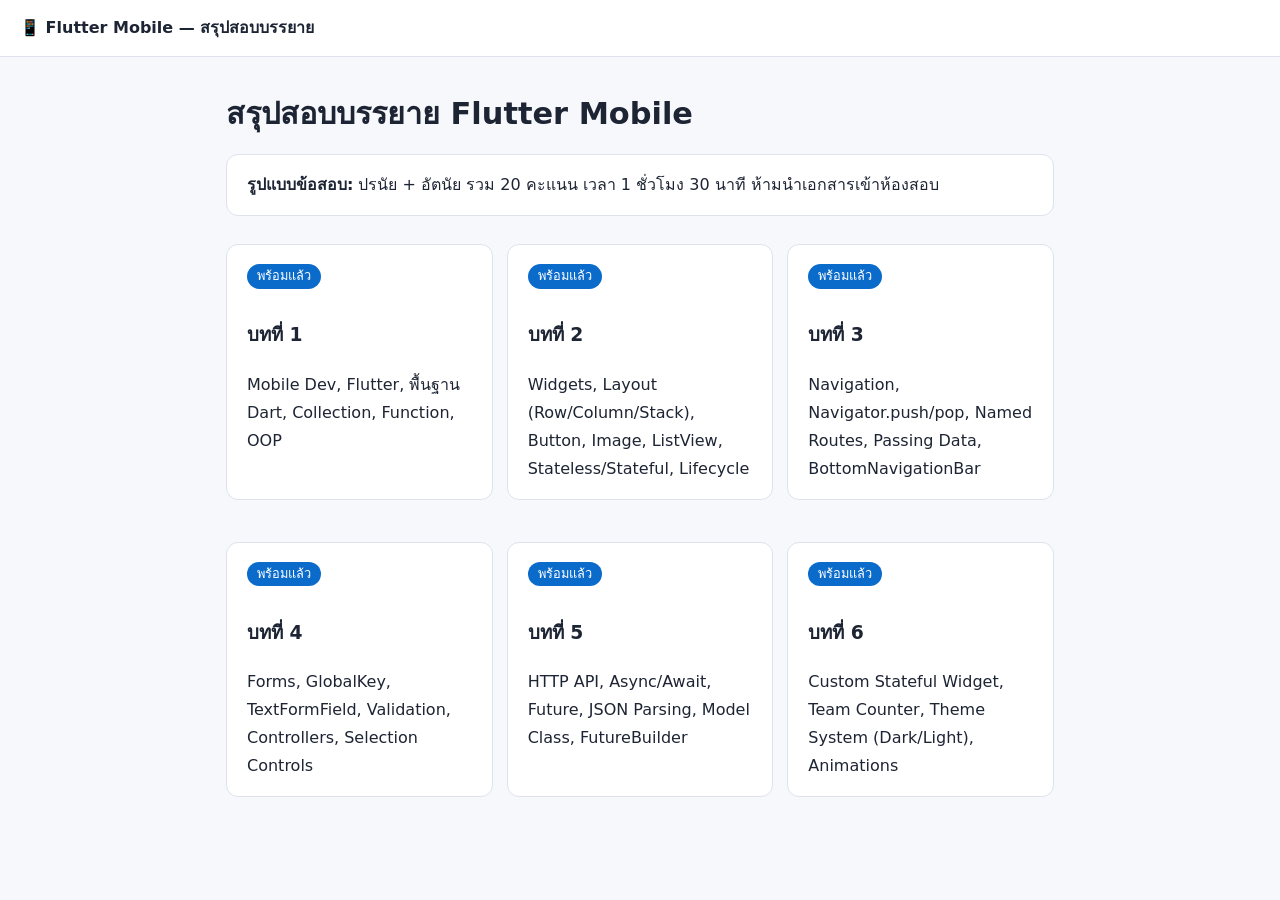
<file: index.html>
<!DOCTYPE html>
<html lang="th">
<head>
<meta charset="utf-8">
<meta name="viewport" content="width=device-width, initial-scale=1">
<title>สรุปสอบบรรยาย Flutter Mobile</title>
<link rel="stylesheet" href="style.css">
</head>
<body>
<header class="top"><strong>📱 Flutter Mobile — สรุปสอบบรรยาย</strong></header>
<main>
<h1>สรุปสอบบรรยาย Flutter Mobile</h1>
<div class="card">
<b>รูปแบบข้อสอบ:</b> ปรนัย + อัตนัย รวม 20 คะแนน เวลา 1 ชั่วโมง 30 นาที ห้ามนำเอกสารเข้าห้องสอบ
</div>
<div class="grid">
<a class="card" href="chapter1.html"><span class="chip">พร้อมแล้ว</span><h3>บทที่ 1</h3>Mobile Dev, Flutter, พื้นฐาน Dart, Collection, Function, OOP</a>
<a class="card" href="chapter2.html"><span class="chip">พร้อมแล้ว</span><h3>บทที่ 2</h3>Widgets, Layout (Row/Column/Stack), Button, Image, ListView, Stateless/Stateful, Lifecycle</a>
<a class="card" href="chapter3.html"><span class="chip">พร้อมแล้ว</span><h3>บทที่ 3</h3>Navigation, Navigator.push/pop, Named Routes, Passing Data, BottomNavigationBar</a>
<a class="card" href="chapter4.html"><span class="chip">พร้อมแล้ว</span><h3>บทที่ 4</h3>Forms, GlobalKey, TextFormField, Validation, Controllers, Selection Controls</a>
<a class="card" href="chapter5.html"><span class="chip">พร้อมแล้ว</span><h3>บทที่ 5</h3>HTTP API, Async/Await, Future, JSON Parsing, Model Class, FutureBuilder</a>
<a class="card" href="chapter6.html"><span class="chip">พร้อมแล้ว</span><h3>บทที่ 6</h3>Custom Stateful Widget, Team Counter, Theme System (Dark/Light), Animations</a>
</div>
</main>
</body>
</html>
</file>
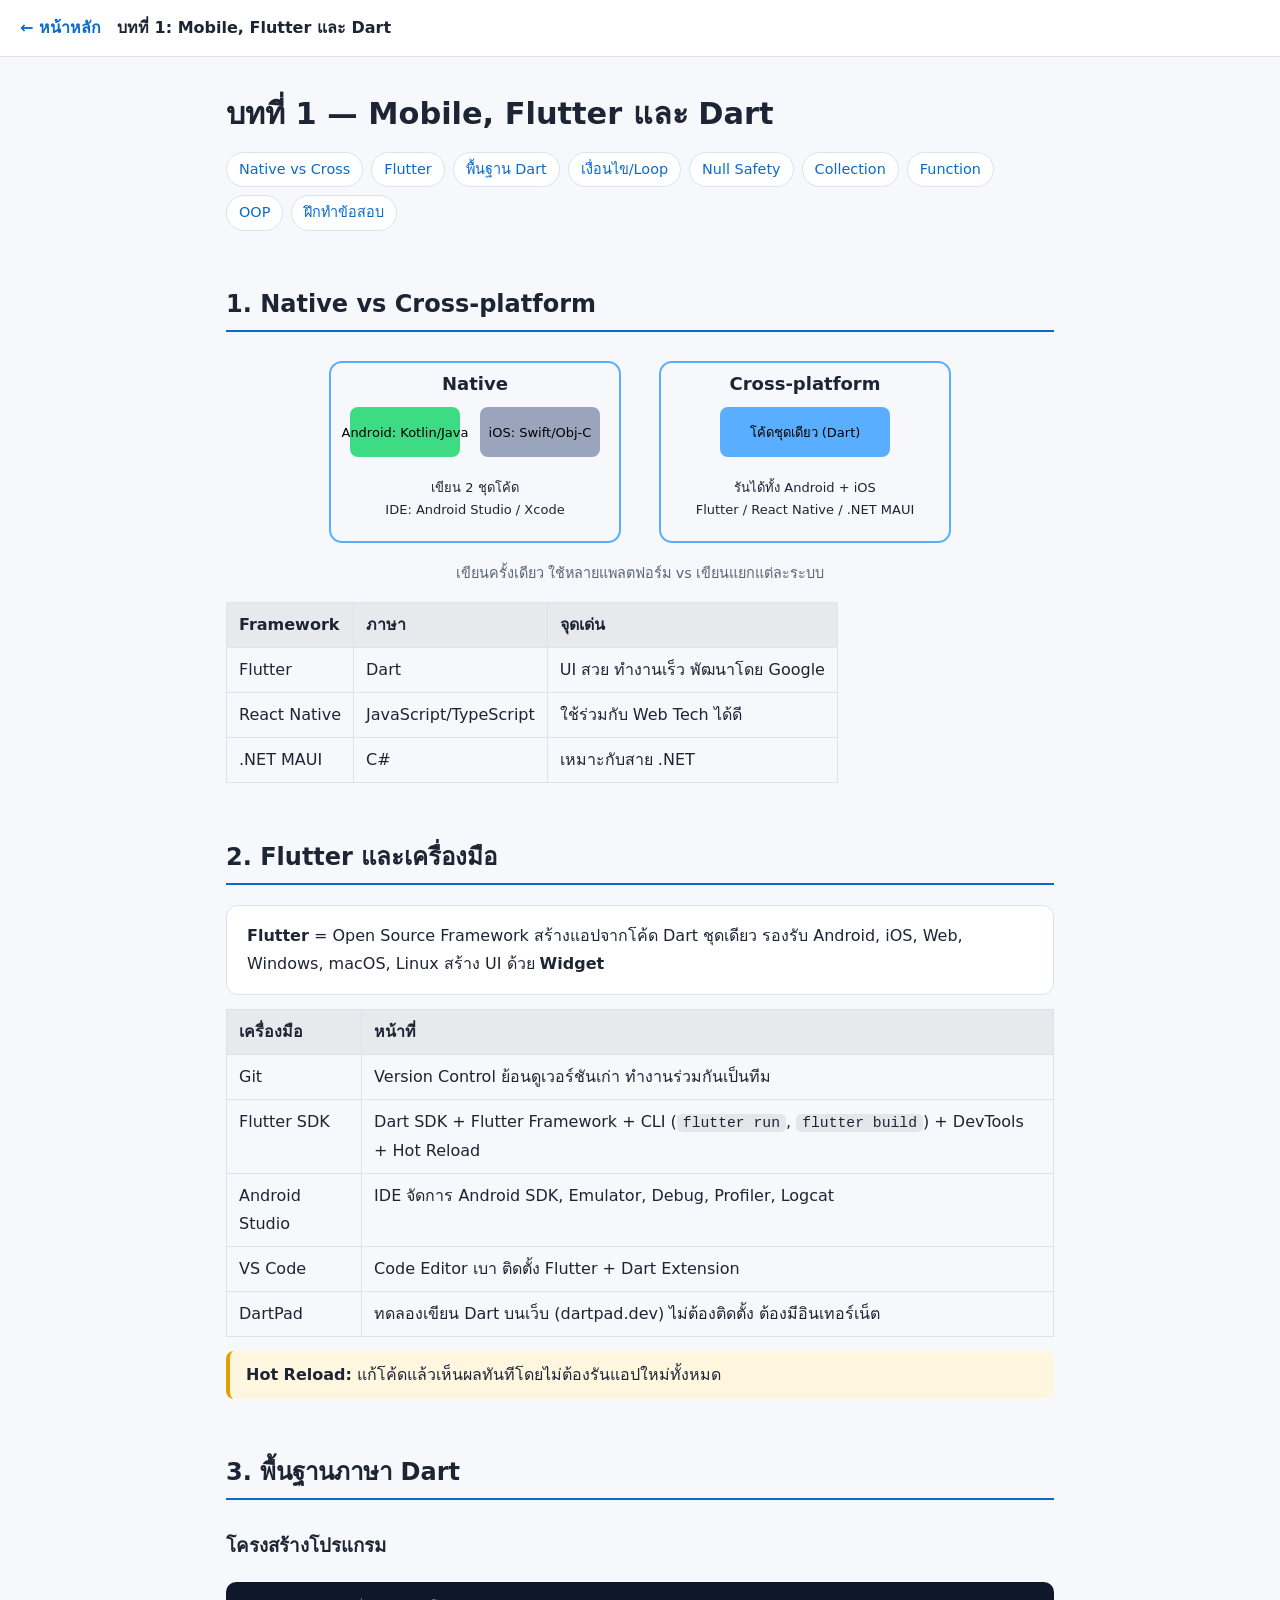
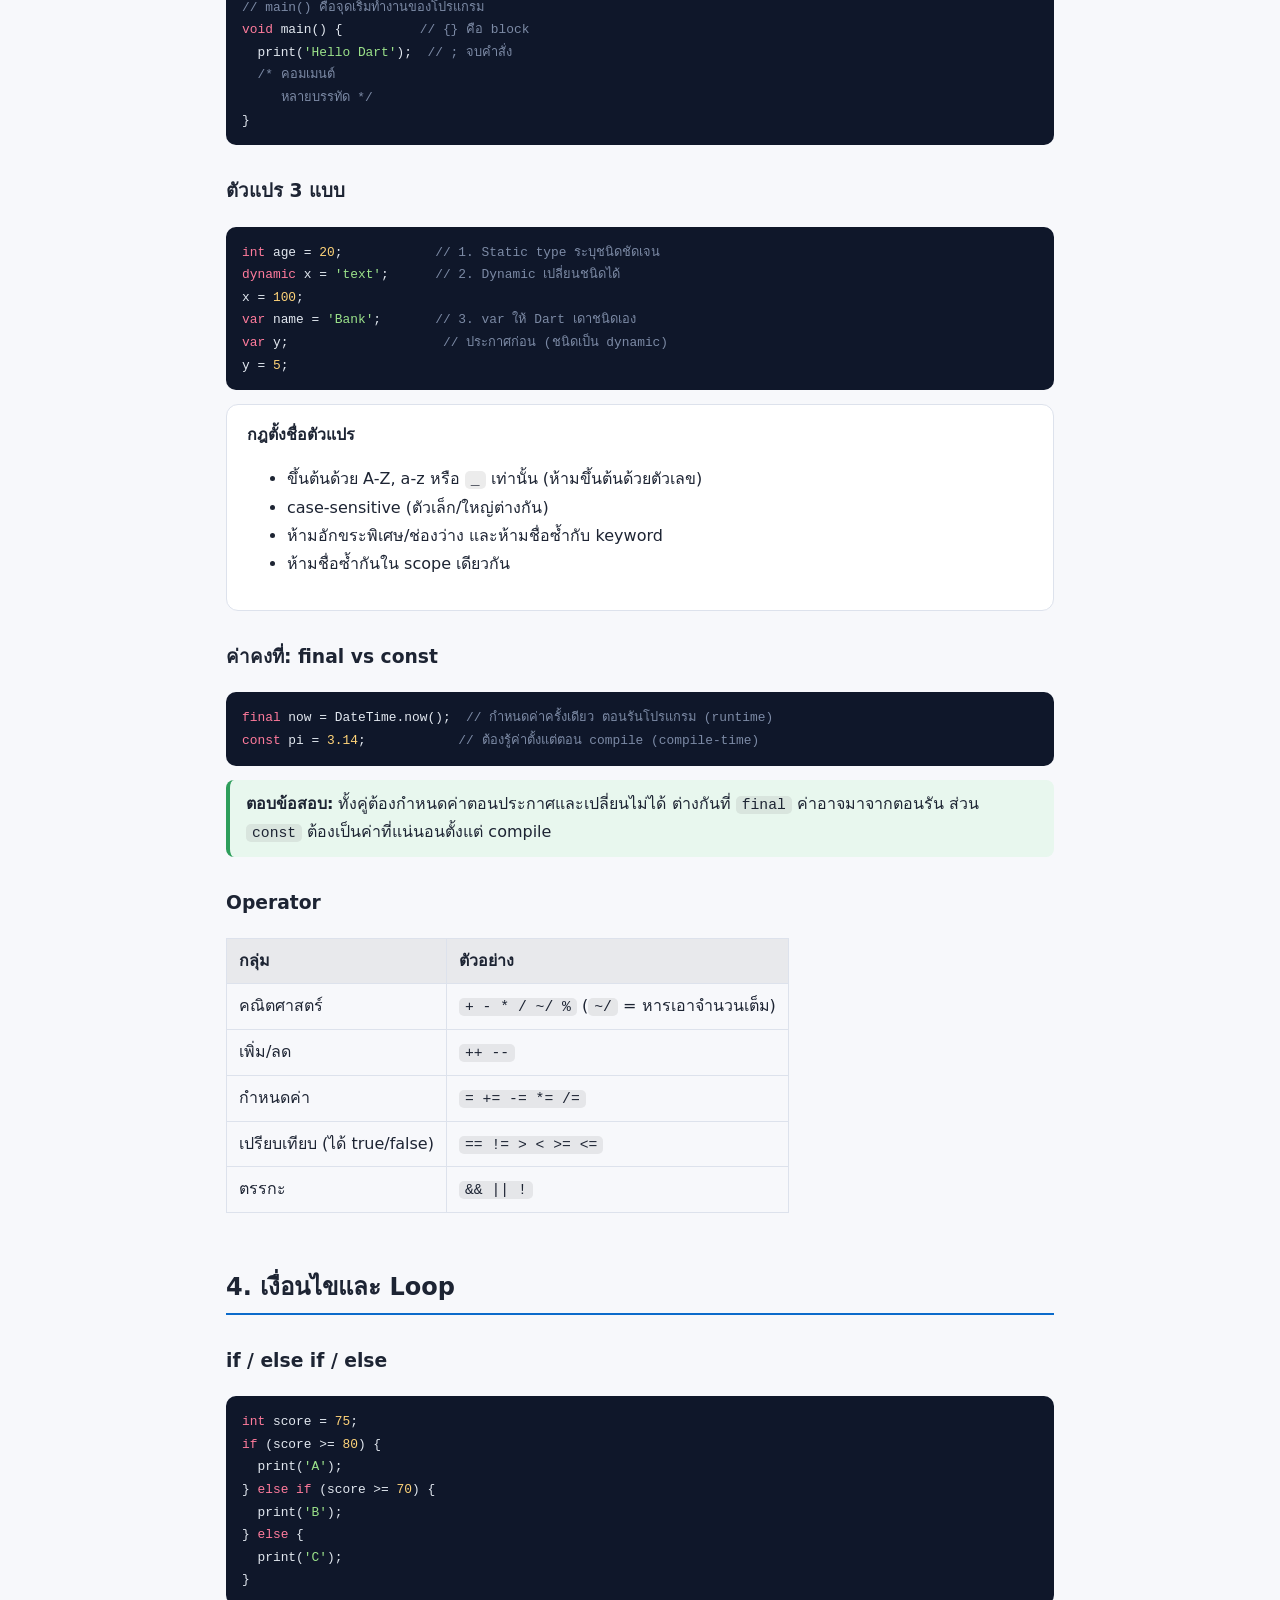
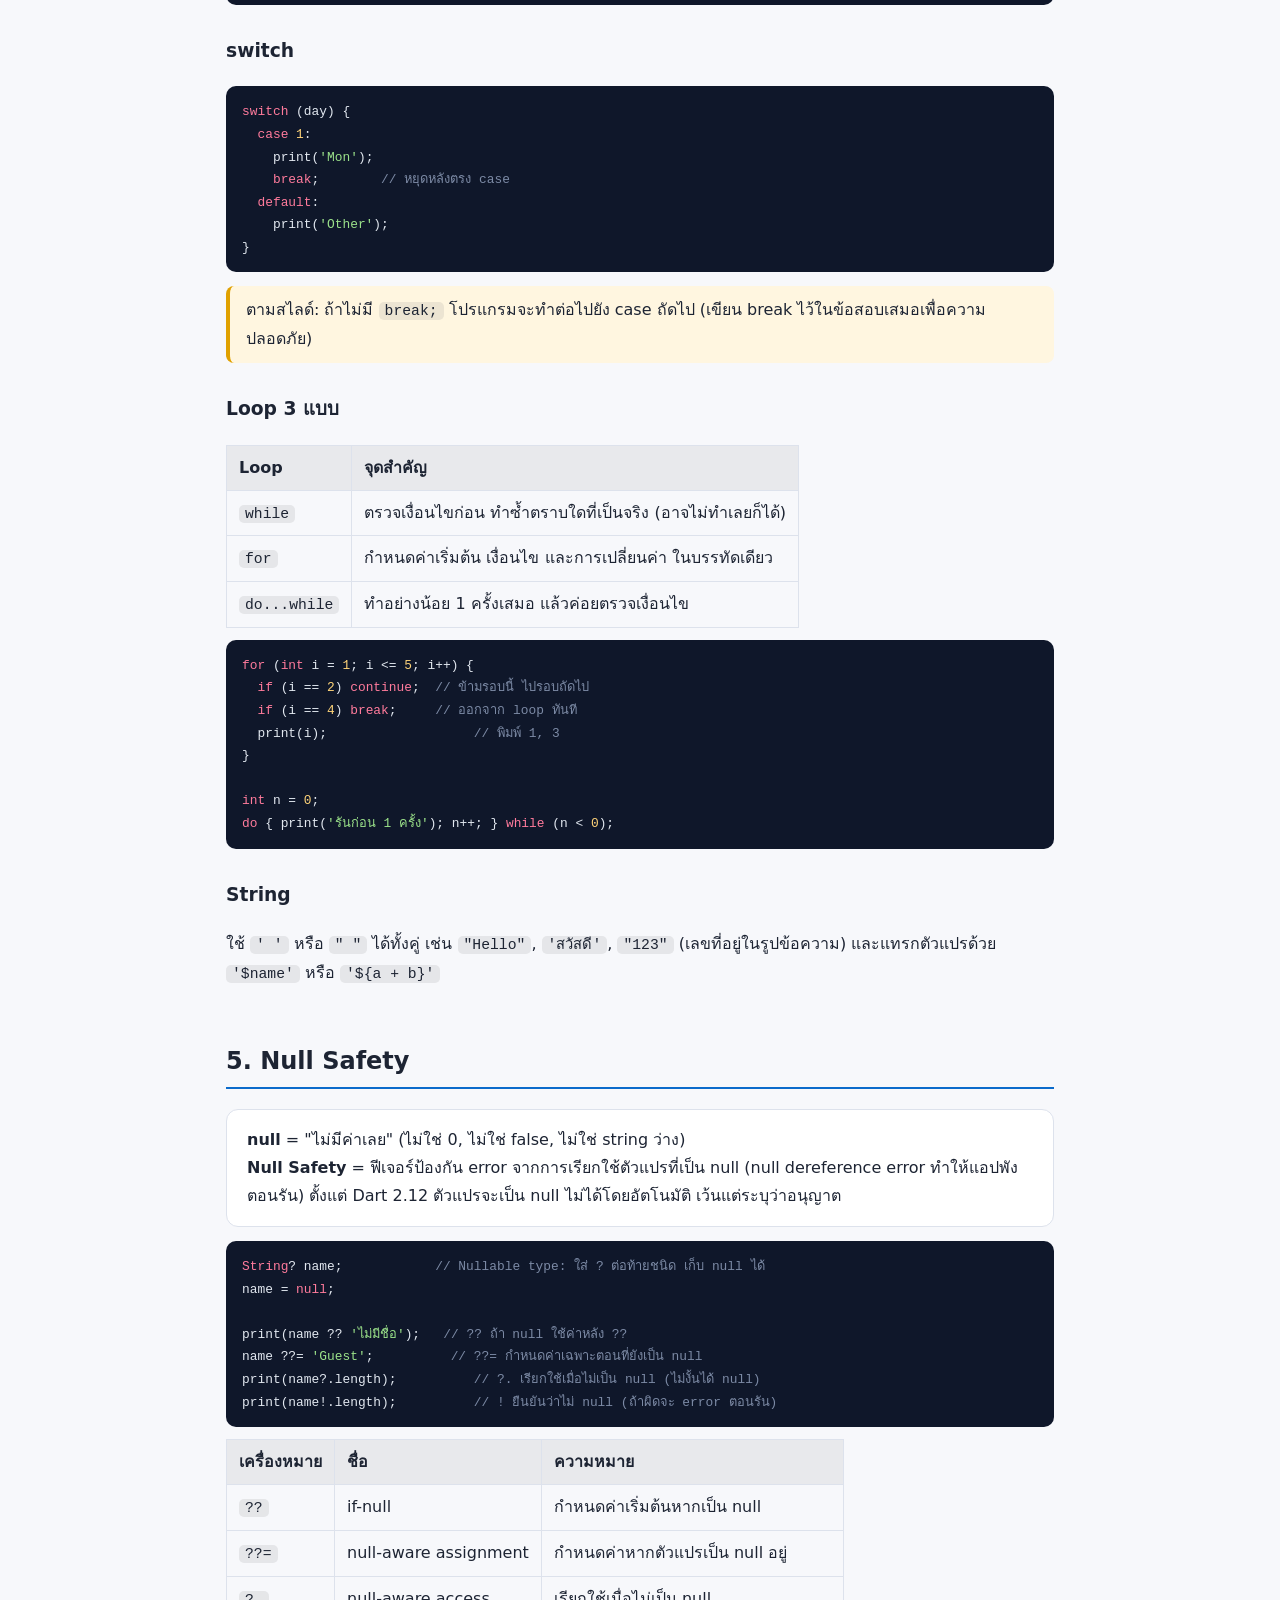
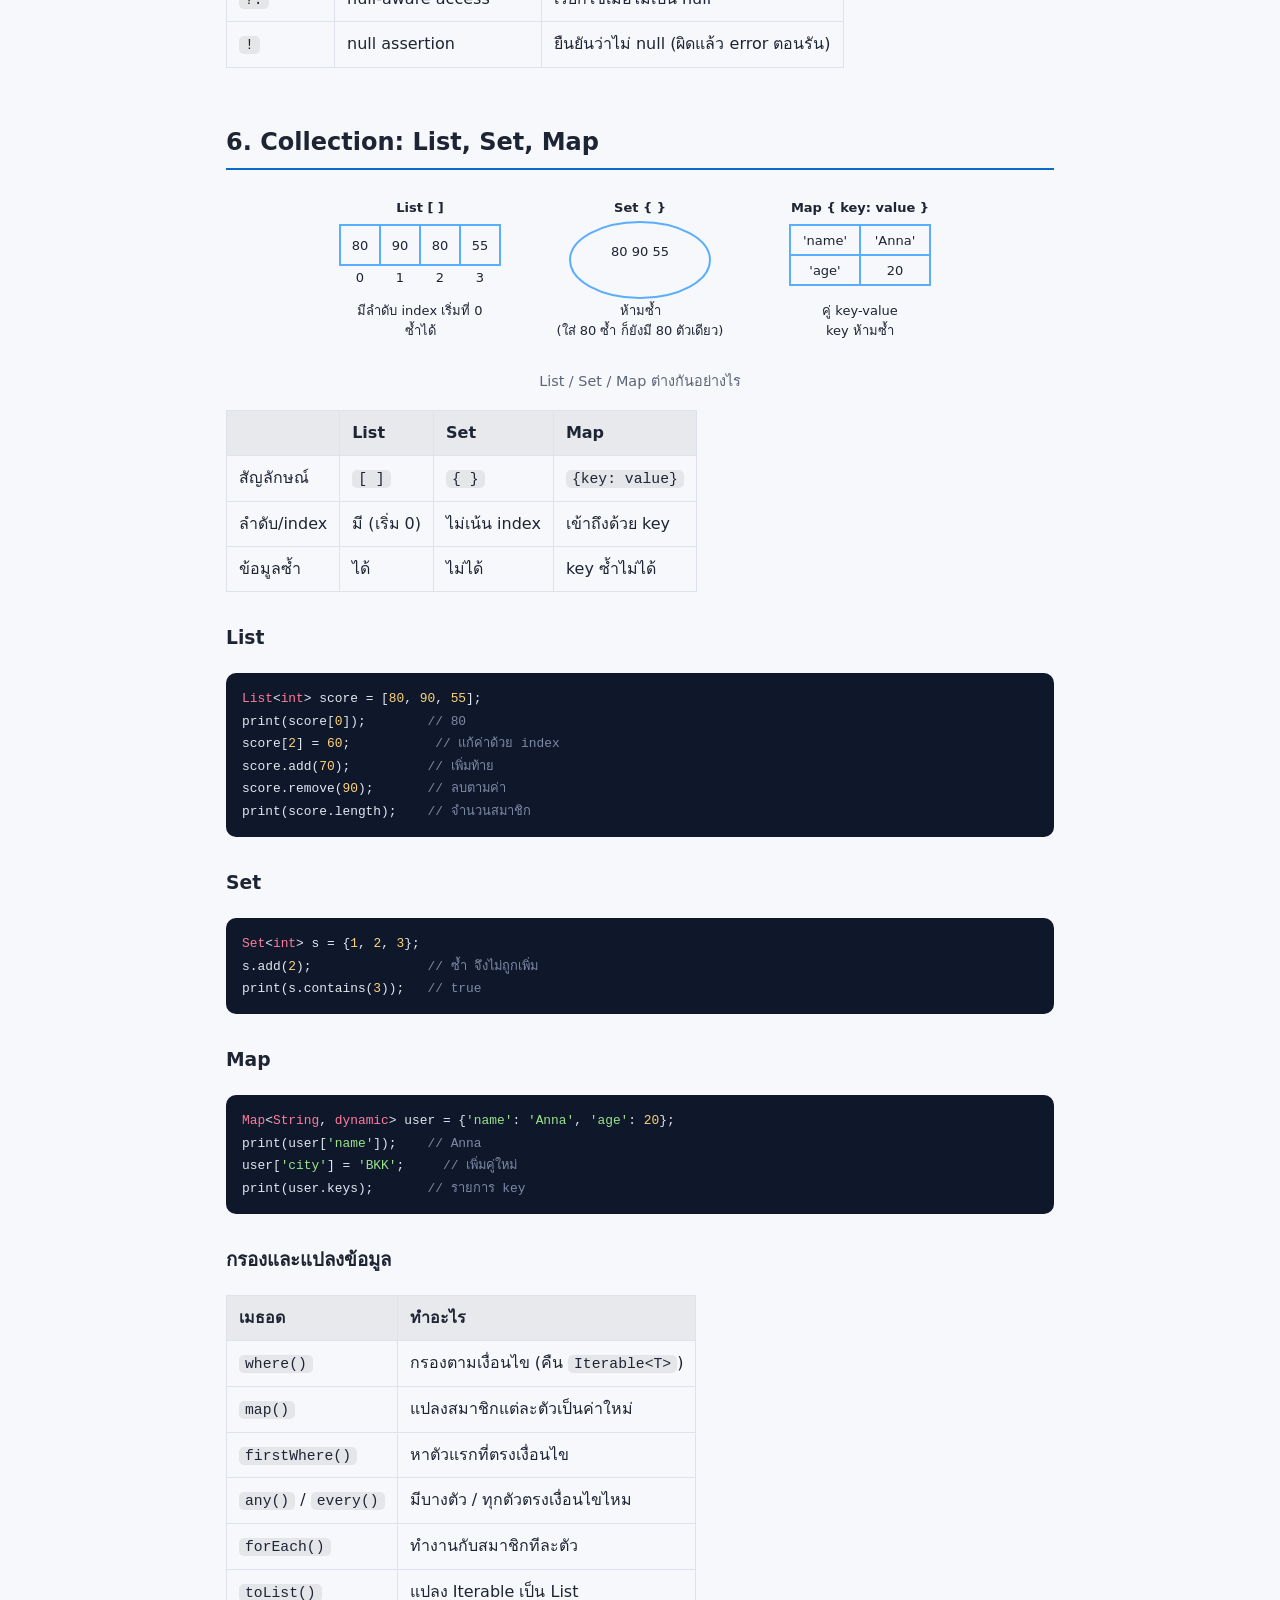
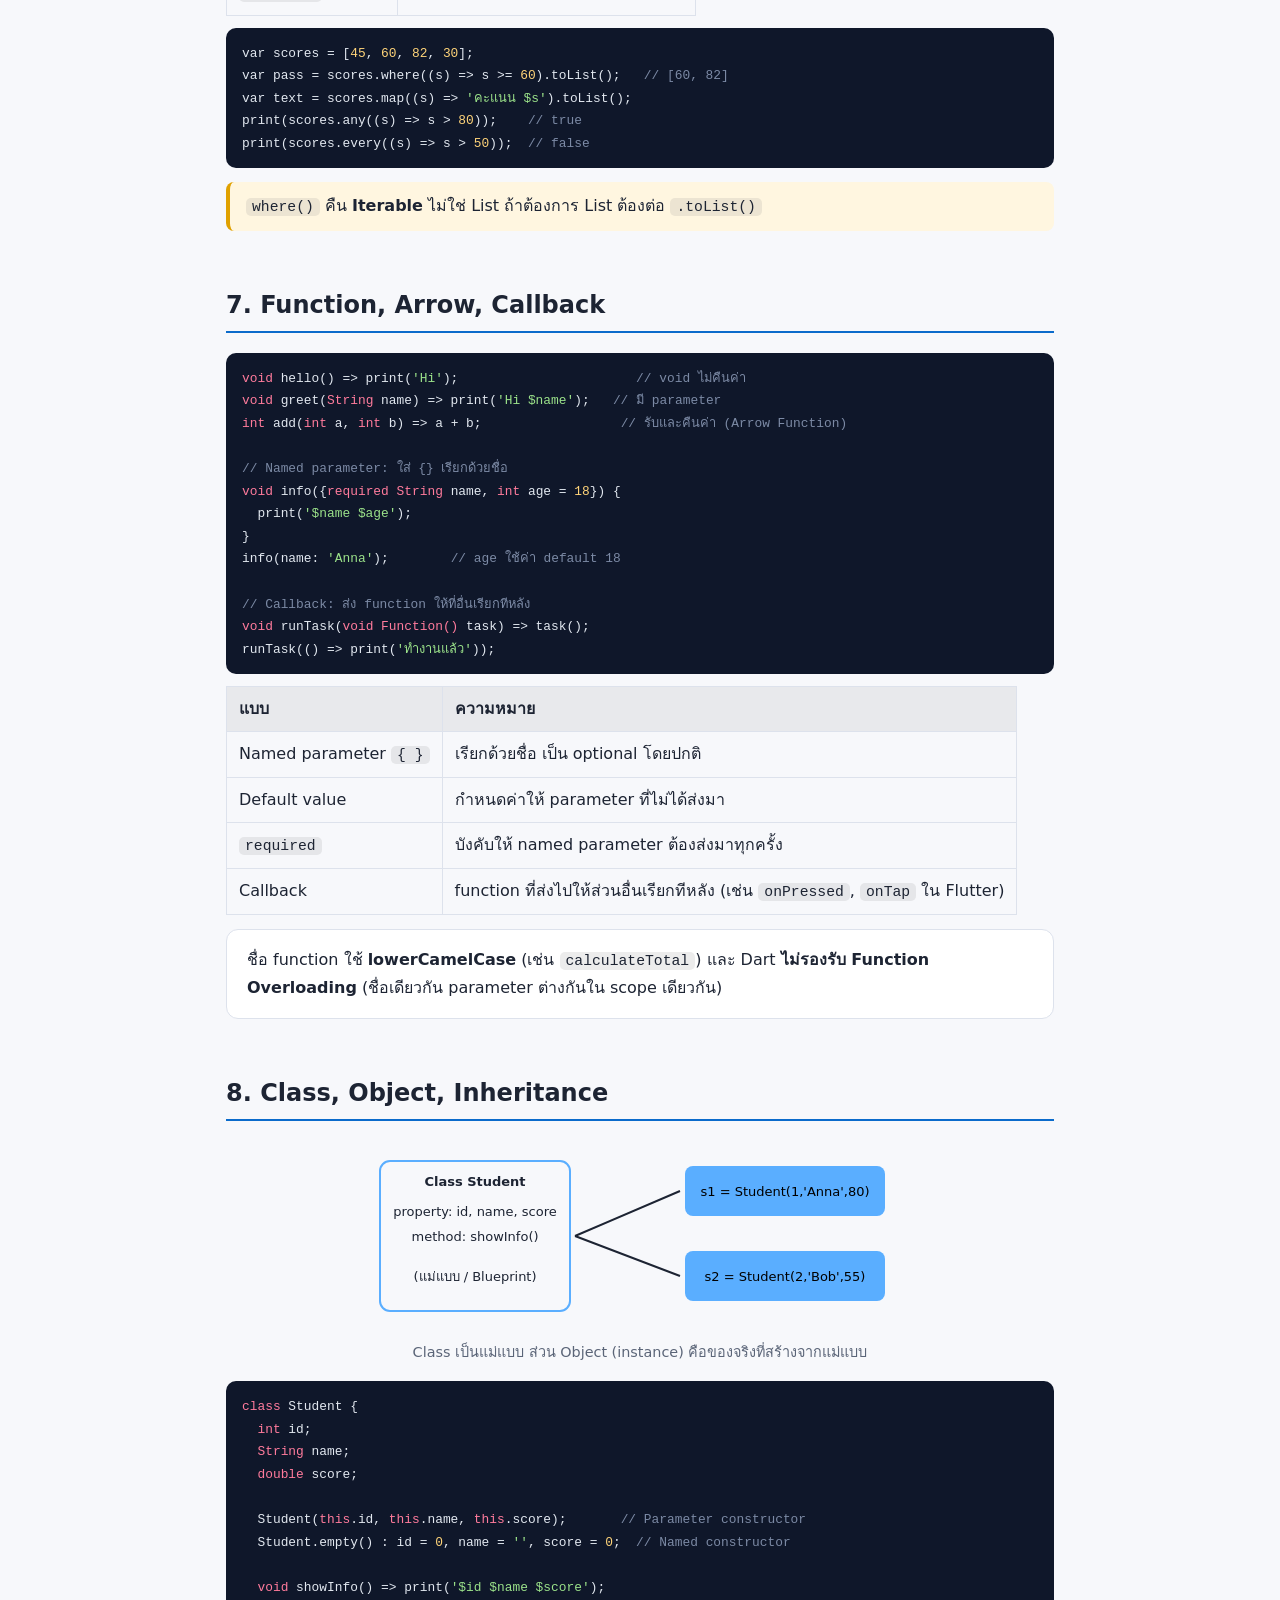
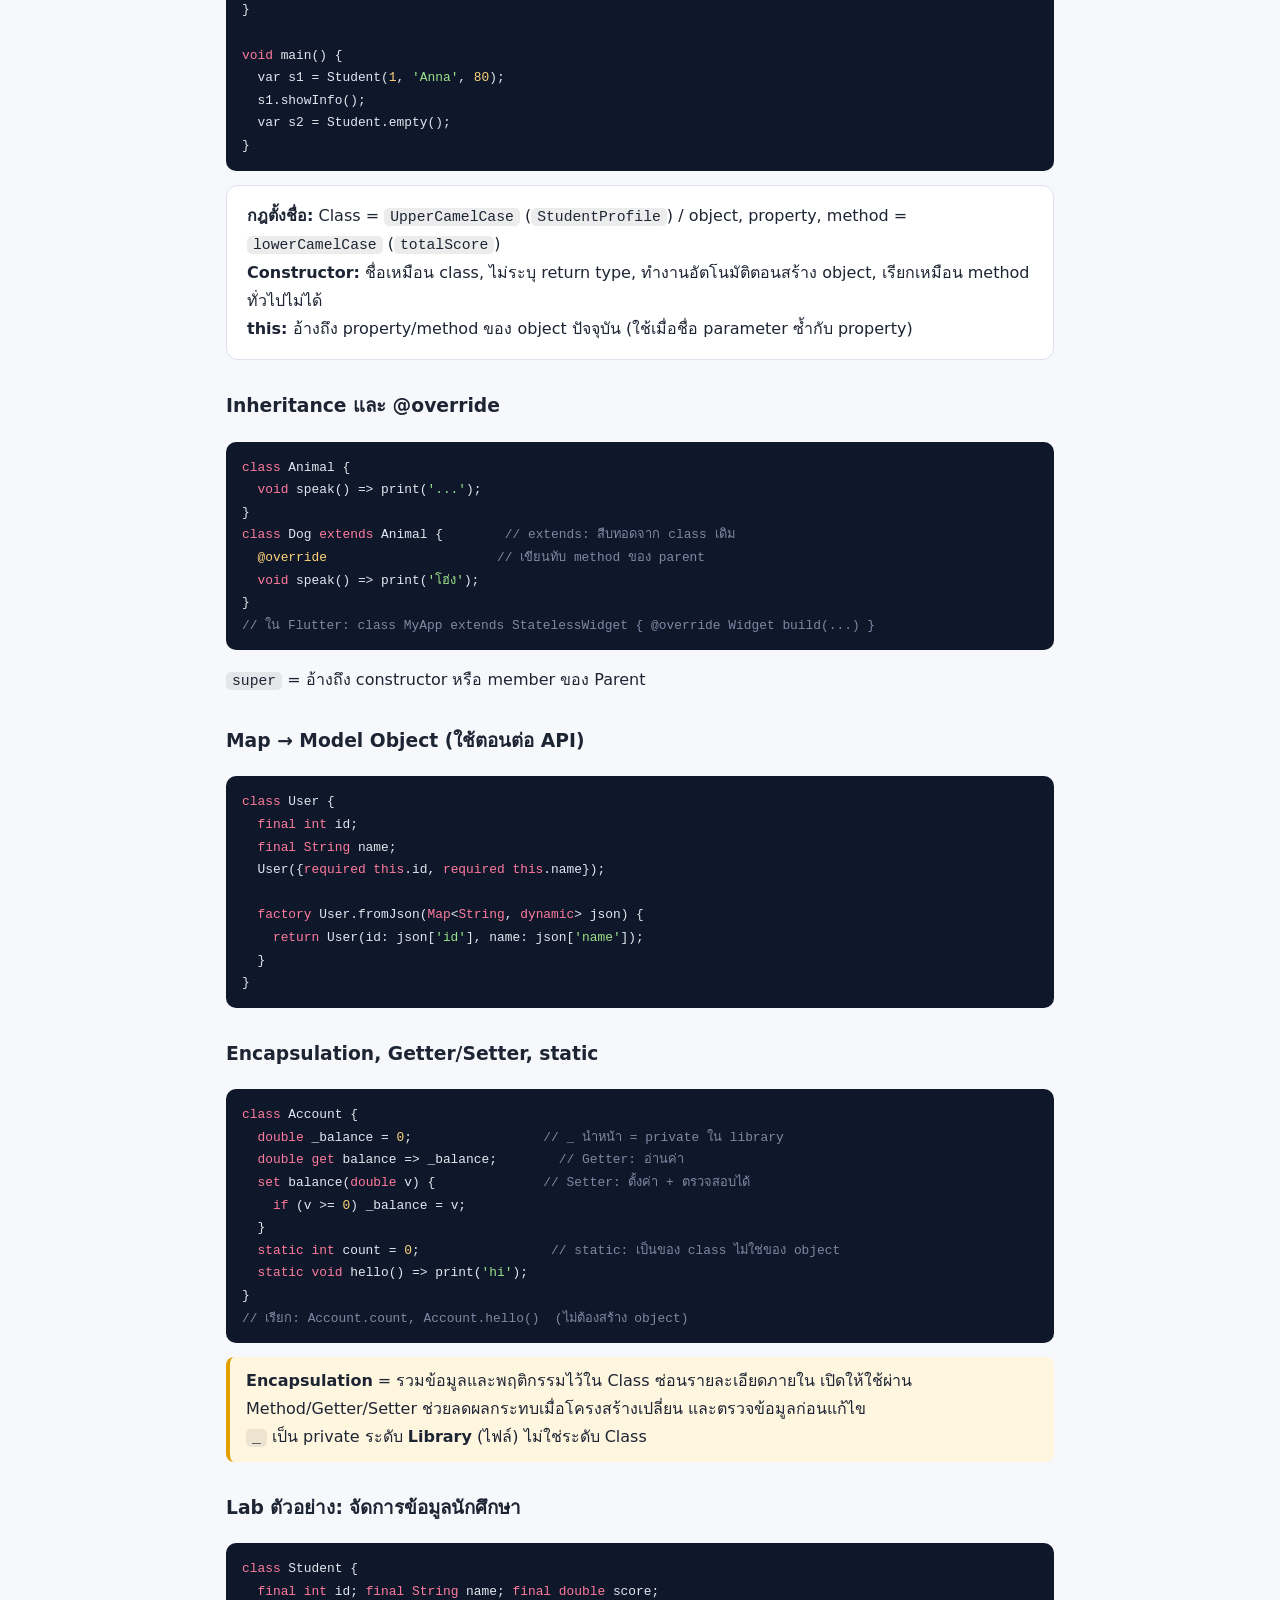
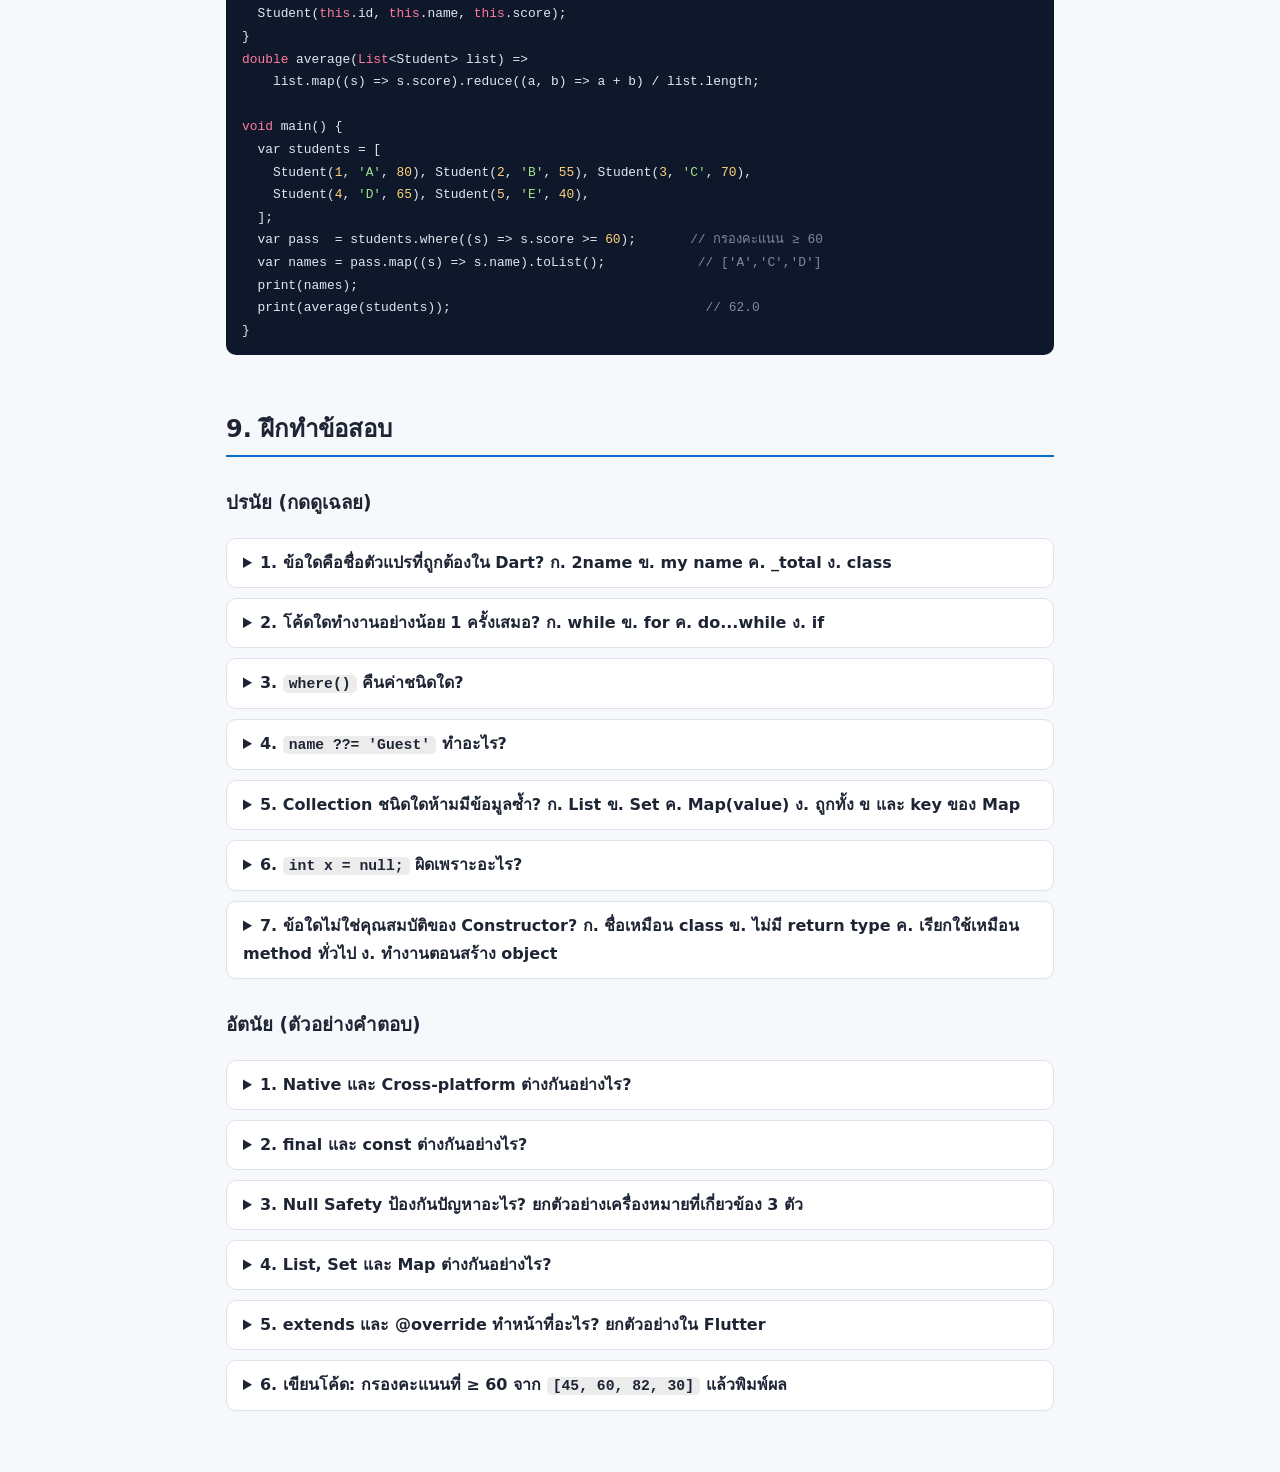
<file: chapter1.html>
<!DOCTYPE html>
<html lang="th">
<head>
<meta charset="utf-8">
<meta name="viewport" content="width=device-width, initial-scale=1">
<title>บทที่ 1 — Mobile, Flutter และ Dart</title>
<link rel="stylesheet" href="style.css">
</head>
<body>
<header class="top"><a href="index.html">← หน้าหลัก</a><strong>บทที่ 1: Mobile, Flutter และ Dart</strong></header>
<main>
<h1>บทที่ 1 — Mobile, Flutter และ Dart</h1>
<nav class="toc">
<a href="#native">Native vs Cross</a><a href="#flutter">Flutter</a><a href="#basic">พื้นฐาน Dart</a><a href="#control">เงื่อนไข/Loop</a><a href="#null">Null Safety</a><a href="#coll">Collection</a><a href="#func">Function</a><a href="#oop">OOP</a><a href="#quiz">ฝึกทำข้อสอบ</a>
</nav>

<h2 id="native">1. Native vs Cross-platform</h2>
<div class="fig">
<svg viewBox="0 0 640 200" width="640" role="img" aria-label="เปรียบเทียบ Native กับ Cross-platform">
<rect x="10" y="10" width="290" height="180" rx="12" fill="none" stroke="#5aaeff" stroke-width="2"/>
<text x="155" y="38" text-anchor="middle" font-size="18" font-weight="700" fill="currentColor">Native</text>
<rect x="30" y="55" width="110" height="50" rx="8" fill="#3ddc84"/><text x="85" y="85" text-anchor="middle" font-size="13" fill="#000">Android: Kotlin/Java</text>
<rect x="160" y="55" width="120" height="50" rx="8" fill="#9aa5bd"/><text x="220" y="85" text-anchor="middle" font-size="13" fill="#000">iOS: Swift/Obj-C</text>
<text x="155" y="140" text-anchor="middle" font-size="13" fill="currentColor">เขียน 2 ชุดโค้ด</text>
<text x="155" y="162" text-anchor="middle" font-size="13" fill="currentColor">IDE: Android Studio / Xcode</text>
<rect x="340" y="10" width="290" height="180" rx="12" fill="none" stroke="#5aaeff" stroke-width="2"/>
<text x="485" y="38" text-anchor="middle" font-size="18" font-weight="700" fill="currentColor">Cross-platform</text>
<rect x="400" y="55" width="170" height="50" rx="8" fill="#5aaeff"/><text x="485" y="85" text-anchor="middle" font-size="13" fill="#000">โค้ดชุดเดียว (Dart)</text>
<text x="485" y="140" text-anchor="middle" font-size="13" fill="currentColor">รันได้ทั้ง Android + iOS</text>
<text x="485" y="162" text-anchor="middle" font-size="13" fill="currentColor">Flutter / React Native / .NET MAUI</text>
</svg>
<figcaption>เขียนครั้งเดียว ใช้หลายแพลตฟอร์ม vs เขียนแยกแต่ละระบบ</figcaption>
</div>
<table>
<tr><th>Framework</th><th>ภาษา</th><th>จุดเด่น</th></tr>
<tr><td>Flutter</td><td>Dart</td><td>UI สวย ทำงานเร็ว พัฒนาโดย Google</td></tr>
<tr><td>React Native</td><td>JavaScript/TypeScript</td><td>ใช้ร่วมกับ Web Tech ได้ดี</td></tr>
<tr><td>.NET MAUI</td><td>C#</td><td>เหมาะกับสาย .NET</td></tr>
</table>

<h2 id="flutter">2. Flutter และเครื่องมือ</h2>
<div class="card">
<b>Flutter</b> = Open Source Framework สร้างแอปจากโค้ด Dart ชุดเดียว รองรับ Android, iOS, Web, Windows, macOS, Linux สร้าง UI ด้วย <b>Widget</b>
</div>
<table>
<tr><th>เครื่องมือ</th><th>หน้าที่</th></tr>
<tr><td>Git</td><td>Version Control ย้อนดูเวอร์ชันเก่า ทำงานร่วมกันเป็นทีม</td></tr>
<tr><td>Flutter SDK</td><td>Dart SDK + Flutter Framework + CLI (<code>flutter run</code>, <code>flutter build</code>) + DevTools + Hot Reload</td></tr>
<tr><td>Android Studio</td><td>IDE จัดการ Android SDK, Emulator, Debug, Profiler, Logcat</td></tr>
<tr><td>VS Code</td><td>Code Editor เบา ติดตั้ง Flutter + Dart Extension</td></tr>
<tr><td>DartPad</td><td>ทดลองเขียน Dart บนเว็บ (dartpad.dev) ไม่ต้องติดตั้ง ต้องมีอินเทอร์เน็ต</td></tr>
</table>
<div class="tip"><b>Hot Reload:</b> แก้โค้ดแล้วเห็นผลทันทีโดยไม่ต้องรันแอปใหม่ทั้งหมด</div>

<h2 id="basic">3. พื้นฐานภาษา Dart</h2>
<h3>โครงสร้างโปรแกรม</h3>
<pre><code><span class="c">// main() คือจุดเริ่มทำงานของโปรแกรม</span>
<span class="k">void</span> main() {          <span class="c">// {} คือ block</span>
  print(<span class="s">'Hello Dart'</span>);  <span class="c">// ; จบคำสั่ง</span>
  <span class="c">/* คอมเมนต์
     หลายบรรทัด */</span>
}</code></pre>
<h3>ตัวแปร 3 แบบ</h3>
<pre><code><span class="k">int</span> age = <span class="n">20</span>;            <span class="c">// 1. Static type ระบุชนิดชัดเจน</span>
<span class="k">dynamic</span> x = <span class="s">'text'</span>;      <span class="c">// 2. Dynamic เปลี่ยนชนิดได้</span>
x = <span class="n">100</span>;
<span class="k">var</span> name = <span class="s">'Bank'</span>;       <span class="c">// 3. var ให้ Dart เดาชนิดเอง</span>
<span class="k">var</span> y;                    <span class="c">// ประกาศก่อน (ชนิดเป็น dynamic)</span>
y = <span class="n">5</span>;</code></pre>
<div class="card"><b>กฎตั้งชื่อตัวแปร</b>
<ul>
<li>ขึ้นต้นด้วย A-Z, a-z หรือ <code>_</code> เท่านั้น (ห้ามขึ้นต้นด้วยตัวเลข)</li>
<li>case-sensitive (ตัวเล็ก/ใหญ่ต่างกัน)</li>
<li>ห้ามอักขระพิเศษ/ช่องว่าง และห้ามชื่อซ้ำกับ keyword</li>
<li>ห้ามชื่อซ้ำกันใน scope เดียวกัน</li>
</ul></div>
<h3>ค่าคงที่: final vs const</h3>
<pre><code><span class="k">final</span> now = DateTime.now();  <span class="c">// กำหนดค่าครั้งเดียว ตอนรันโปรแกรม (runtime)</span>
<span class="k">const</span> pi = <span class="n">3.14</span>;            <span class="c">// ต้องรู้ค่าตั้งแต่ตอน compile (compile-time)</span></code></pre>
<div class="ok"><b>ตอบข้อสอบ:</b> ทั้งคู่ต้องกำหนดค่าตอนประกาศและเปลี่ยนไม่ได้ ต่างกันที่ <code>final</code> ค่าอาจมาจากตอนรัน ส่วน <code>const</code> ต้องเป็นค่าที่แน่นอนตั้งแต่ compile</div>
<h3>Operator</h3>
<table>
<tr><th>กลุ่ม</th><th>ตัวอย่าง</th></tr>
<tr><td>คณิตศาสตร์</td><td><code>+ - * / ~/ %</code> (<code>~/</code> = หารเอาจำนวนเต็ม)</td></tr>
<tr><td>เพิ่ม/ลด</td><td><code>++ --</code></td></tr>
<tr><td>กำหนดค่า</td><td><code>= += -= *= /=</code></td></tr>
<tr><td>เปรียบเทียบ (ได้ true/false)</td><td><code>== != &gt; &lt; &gt;= &lt;=</code></td></tr>
<tr><td>ตรรกะ</td><td><code>&amp;&amp; || !</code></td></tr>
</table>

<h2 id="control">4. เงื่อนไขและ Loop</h2>
<h3>if / else if / else</h3>
<pre><code><span class="k">int</span> score = <span class="n">75</span>;
<span class="k">if</span> (score &gt;= <span class="n">80</span>) {
  print(<span class="s">'A'</span>);
} <span class="k">else if</span> (score &gt;= <span class="n">70</span>) {
  print(<span class="s">'B'</span>);
} <span class="k">else</span> {
  print(<span class="s">'C'</span>);
}</code></pre>
<h3>switch</h3>
<pre><code><span class="k">switch</span> (day) {
  <span class="k">case</span> <span class="n">1</span>:
    print(<span class="s">'Mon'</span>);
    <span class="k">break</span>;        <span class="c">// หยุดหลังตรง case</span>
  <span class="k">default</span>:
    print(<span class="s">'Other'</span>);
}</code></pre>
<div class="tip">ตามสไลด์: ถ้าไม่มี <code>break;</code> โปรแกรมจะทำต่อไปยัง case ถัดไป (เขียน break ไว้ในข้อสอบเสมอเพื่อความปลอดภัย)</div>
<h3>Loop 3 แบบ</h3>
<table>
<tr><th>Loop</th><th>จุดสำคัญ</th></tr>
<tr><td><code>while</code></td><td>ตรวจเงื่อนไขก่อน ทำซ้ำตราบใดที่เป็นจริง (อาจไม่ทำเลยก็ได้)</td></tr>
<tr><td><code>for</code></td><td>กำหนดค่าเริ่มต้น เงื่อนไข และการเปลี่ยนค่า ในบรรทัดเดียว</td></tr>
<tr><td><code>do...while</code></td><td>ทำอย่างน้อย 1 ครั้งเสมอ แล้วค่อยตรวจเงื่อนไข</td></tr>
</table>
<pre><code><span class="k">for</span> (<span class="k">int</span> i = <span class="n">1</span>; i &lt;= <span class="n">5</span>; i++) {
  <span class="k">if</span> (i == <span class="n">2</span>) <span class="k">continue</span>;  <span class="c">// ข้ามรอบนี้ ไปรอบถัดไป</span>
  <span class="k">if</span> (i == <span class="n">4</span>) <span class="k">break</span>;     <span class="c">// ออกจาก loop ทันที</span>
  print(i);                   <span class="c">// พิมพ์ 1, 3</span>
}

<span class="k">int</span> n = <span class="n">0</span>;
<span class="k">do</span> { print(<span class="s">'รันก่อน 1 ครั้ง'</span>); n++; } <span class="k">while</span> (n &lt; <span class="n">0</span>);</code></pre>
<h3>String</h3>
<p>ใช้ <code>' '</code> หรือ <code>" "</code> ได้ทั้งคู่ เช่น <code>"Hello"</code>, <code>'สวัสดี'</code>, <code>"123"</code> (เลขที่อยู่ในรูปข้อความ) และแทรกตัวแปรด้วย <code>'$name'</code> หรือ <code>'${a + b}'</code></p>

<h2 id="null">5. Null Safety</h2>
<div class="card"><b>null</b> = "ไม่มีค่าเลย" (ไม่ใช่ 0, ไม่ใช่ false, ไม่ใช่ string ว่าง)<br>
<b>Null Safety</b> = ฟีเจอร์ป้องกัน error จากการเรียกใช้ตัวแปรที่เป็น null (null dereference error ทำให้แอปพังตอนรัน) ตั้งแต่ Dart 2.12 ตัวแปรจะเป็น null ไม่ได้โดยอัตโนมัติ เว้นแต่ระบุว่าอนุญาต</div>
<pre><code><span class="k">String</span>? name;            <span class="c">// Nullable type: ใส่ ? ต่อท้ายชนิด เก็บ null ได้</span>
name = <span class="k">null</span>;

print(name ?? <span class="s">'ไม่มีชื่อ'</span>);   <span class="c">// ?? ถ้า null ใช้ค่าหลัง ??</span>
name ??= <span class="s">'Guest'</span>;          <span class="c">// ??= กำหนดค่าเฉพาะตอนที่ยังเป็น null</span>
print(name?.length);          <span class="c">// ?. เรียกใช้เมื่อไม่เป็น null (ไม่งั้นได้ null)</span>
print(name!.length);          <span class="c">// ! ยืนยันว่าไม่ null (ถ้าผิดจะ error ตอนรัน)</span></code></pre>
<table>
<tr><th>เครื่องหมาย</th><th>ชื่อ</th><th>ความหมาย</th></tr>
<tr><td><code>??</code></td><td>if-null</td><td>กำหนดค่าเริ่มต้นหากเป็น null</td></tr>
<tr><td><code>??=</code></td><td>null-aware assignment</td><td>กำหนดค่าหากตัวแปรเป็น null อยู่</td></tr>
<tr><td><code>?.</code></td><td>null-aware access</td><td>เรียกใช้เมื่อไม่เป็น null</td></tr>
<tr><td><code>!</code></td><td>null assertion</td><td>ยืนยันว่าไม่ null (ผิดแล้ว error ตอนรัน)</td></tr>
</table>

<h2 id="coll">6. Collection: List, Set, Map</h2>
<div class="fig">
<svg viewBox="0 0 640 170" width="640" role="img" aria-label="เปรียบเทียบ List Set Map">
<g font-size="13" fill="currentColor">
<text x="100" y="22" text-anchor="middle" font-weight="700">List  [ ]</text>
<rect x="20" y="35" width="40" height="40" fill="none" stroke="#5aaeff" stroke-width="2"/><rect x="60" y="35" width="40" height="40" fill="none" stroke="#5aaeff" stroke-width="2"/><rect x="100" y="35" width="40" height="40" fill="none" stroke="#5aaeff" stroke-width="2"/><rect x="140" y="35" width="40" height="40" fill="none" stroke="#5aaeff" stroke-width="2"/>
<text x="40" y="60" text-anchor="middle">80</text><text x="80" y="60" text-anchor="middle">90</text><text x="120" y="60" text-anchor="middle">80</text><text x="160" y="60" text-anchor="middle">55</text>
<text x="40" y="92" text-anchor="middle">0</text><text x="80" y="92" text-anchor="middle">1</text><text x="120" y="92" text-anchor="middle">2</text><text x="160" y="92" text-anchor="middle">3</text>
<text x="100" y="125" text-anchor="middle">มีลำดับ index เริ่มที่ 0</text><text x="100" y="145" text-anchor="middle">ซ้ำได้</text>
<text x="320" y="22" text-anchor="middle" font-weight="700">Set  { }</text>
<ellipse cx="320" cy="70" rx="70" ry="38" fill="none" stroke="#5aaeff" stroke-width="2"/>
<text x="320" y="66" text-anchor="middle">80  90  55</text><text x="320" y="125" text-anchor="middle">ห้ามซ้ำ</text><text x="320" y="145" text-anchor="middle">(ใส่ 80 ซ้ำ ก็ยังมี 80 ตัวเดียว)</text>
<text x="540" y="22" text-anchor="middle" font-weight="700">Map  { key: value }</text>
<rect x="470" y="35" width="70" height="30" fill="none" stroke="#5aaeff" stroke-width="2"/><rect x="540" y="35" width="70" height="30" fill="none" stroke="#5aaeff" stroke-width="2"/>
<text x="505" y="55" text-anchor="middle">'name'</text><text x="575" y="55" text-anchor="middle">'Anna'</text>
<rect x="470" y="65" width="70" height="30" fill="none" stroke="#5aaeff" stroke-width="2"/><rect x="540" y="65" width="70" height="30" fill="none" stroke="#5aaeff" stroke-width="2"/>
<text x="505" y="85" text-anchor="middle">'age'</text><text x="575" y="85" text-anchor="middle">20</text>
<text x="540" y="125" text-anchor="middle">คู่ key-value</text><text x="540" y="145" text-anchor="middle">key ห้ามซ้ำ</text>
</g></svg>
<figcaption>List / Set / Map ต่างกันอย่างไร</figcaption>
</div>
<table>
<tr><th></th><th>List</th><th>Set</th><th>Map</th></tr>
<tr><td>สัญลักษณ์</td><td><code>[ ]</code></td><td><code>{ }</code></td><td><code>{key: value}</code></td></tr>
<tr><td>ลำดับ/index</td><td>มี (เริ่ม 0)</td><td>ไม่เน้น index</td><td>เข้าถึงด้วย key</td></tr>
<tr><td>ข้อมูลซ้ำ</td><td>ได้</td><td>ไม่ได้</td><td>key ซ้ำไม่ได้</td></tr>
</table>
<h3>List</h3>
<pre><code><span class="k">List</span>&lt;<span class="k">int</span>&gt; score = [<span class="n">80</span>, <span class="n">90</span>, <span class="n">55</span>];
print(score[<span class="n">0</span>]);        <span class="c">// 80</span>
score[<span class="n">2</span>] = <span class="n">60</span>;           <span class="c">// แก้ค่าด้วย index</span>
score.add(<span class="n">70</span>);          <span class="c">// เพิ่มท้าย</span>
score.remove(<span class="n">90</span>);       <span class="c">// ลบตามค่า</span>
print(score.length);    <span class="c">// จำนวนสมาชิก</span></code></pre>
<h3>Set</h3>
<pre><code><span class="k">Set</span>&lt;<span class="k">int</span>&gt; s = {<span class="n">1</span>, <span class="n">2</span>, <span class="n">3</span>};
s.add(<span class="n">2</span>);               <span class="c">// ซ้ำ จึงไม่ถูกเพิ่ม</span>
print(s.contains(<span class="n">3</span>));   <span class="c">// true</span></code></pre>
<h3>Map</h3>
<pre><code><span class="k">Map</span>&lt;<span class="k">String</span>, <span class="k">dynamic</span>&gt; user = {<span class="s">'name'</span>: <span class="s">'Anna'</span>, <span class="s">'age'</span>: <span class="n">20</span>};
print(user[<span class="s">'name'</span>]);    <span class="c">// Anna</span>
user[<span class="s">'city'</span>] = <span class="s">'BKK'</span>;     <span class="c">// เพิ่มคู่ใหม่</span>
print(user.keys);       <span class="c">// รายการ key</span></code></pre>
<h3>กรองและแปลงข้อมูล</h3>
<table>
<tr><th>เมธอด</th><th>ทำอะไร</th></tr>
<tr><td><code>where()</code></td><td>กรองตามเงื่อนไข (คืน <code>Iterable&lt;T&gt;</code>)</td></tr>
<tr><td><code>map()</code></td><td>แปลงสมาชิกแต่ละตัวเป็นค่าใหม่</td></tr>
<tr><td><code>firstWhere()</code></td><td>หาตัวแรกที่ตรงเงื่อนไข</td></tr>
<tr><td><code>any()</code> / <code>every()</code></td><td>มีบางตัว / ทุกตัวตรงเงื่อนไขไหม</td></tr>
<tr><td><code>forEach()</code></td><td>ทำงานกับสมาชิกทีละตัว</td></tr>
<tr><td><code>toList()</code></td><td>แปลง Iterable เป็น List</td></tr>
</table>
<pre><code>var scores = [<span class="n">45</span>, <span class="n">60</span>, <span class="n">82</span>, <span class="n">30</span>];
var pass = scores.where((s) =&gt; s &gt;= <span class="n">60</span>).toList();   <span class="c">// [60, 82]</span>
var text = scores.map((s) =&gt; <span class="s">'คะแนน $s'</span>).toList();
print(scores.any((s) =&gt; s &gt; <span class="n">80</span>));    <span class="c">// true</span>
print(scores.every((s) =&gt; s &gt; <span class="n">50</span>));  <span class="c">// false</span></code></pre>
<div class="tip"><code>where()</code> คืน <b>Iterable</b> ไม่ใช่ List ถ้าต้องการ List ต้องต่อ <code>.toList()</code></div>

<h2 id="func">7. Function, Arrow, Callback</h2>
<pre><code><span class="k">void</span> hello() =&gt; print(<span class="s">'Hi'</span>);                       <span class="c">// void ไม่คืนค่า</span>
<span class="k">void</span> greet(<span class="k">String</span> name) =&gt; print(<span class="s">'Hi $name'</span>);   <span class="c">// มี parameter</span>
<span class="k">int</span> add(<span class="k">int</span> a, <span class="k">int</span> b) =&gt; a + b;                  <span class="c">// รับและคืนค่า (Arrow Function)</span>

<span class="c">// Named parameter: ใส่ {} เรียกด้วยชื่อ</span>
<span class="k">void</span> info({<span class="k">required String</span> name, <span class="k">int</span> age = <span class="n">18</span>}) {
  print(<span class="s">'$name $age'</span>);
}
info(name: <span class="s">'Anna'</span>);        <span class="c">// age ใช้ค่า default 18</span>

<span class="c">// Callback: ส่ง function ให้ที่อื่นเรียกทีหลัง</span>
<span class="k">void</span> runTask(<span class="k">void Function()</span> task) =&gt; task();
runTask(() =&gt; print(<span class="s">'ทำงานแล้ว'</span>));</code></pre>
<table>
<tr><th>แบบ</th><th>ความหมาย</th></tr>
<tr><td>Named parameter <code>{ }</code></td><td>เรียกด้วยชื่อ เป็น optional โดยปกติ</td></tr>
<tr><td>Default value</td><td>กำหนดค่าให้ parameter ที่ไม่ได้ส่งมา</td></tr>
<tr><td><code>required</code></td><td>บังคับให้ named parameter ต้องส่งมาทุกครั้ง</td></tr>
<tr><td>Callback</td><td>function ที่ส่งไปให้ส่วนอื่นเรียกทีหลัง (เช่น <code>onPressed</code>, <code>onTap</code> ใน Flutter)</td></tr>
</table>
<div class="card">ชื่อ function ใช้ <b>lowerCamelCase</b> (เช่น <code>calculateTotal</code>) และ Dart <b>ไม่รองรับ Function Overloading</b> (ชื่อเดียวกัน parameter ต่างกันใน scope เดียวกัน)</div>

<h2 id="oop">8. Class, Object, Inheritance</h2>
<div class="fig">
<svg viewBox="0 0 560 190" width="560" role="img" aria-label="Class เป็นแม่แบบ Object">
<g font-size="13" fill="currentColor">
<rect x="20" y="20" width="190" height="150" rx="10" fill="none" stroke="#5aaeff" stroke-width="2"/>
<text x="115" y="45" text-anchor="middle" font-weight="700">Class Student</text>
<text x="115" y="75" text-anchor="middle">property: id, name, score</text>
<text x="115" y="100" text-anchor="middle">method: showInfo()</text>
<text x="115" y="140" text-anchor="middle">(แม่แบบ / Blueprint)</text>
<path d="M215 95 L320 50 M215 95 L320 135" stroke="currentColor" stroke-width="2" fill="none"/>
<rect x="325" y="25" width="200" height="50" rx="8" fill="#5aaeff"/><text x="425" y="55" text-anchor="middle" fill="#000">s1 = Student(1,'Anna',80)</text>
<rect x="325" y="110" width="200" height="50" rx="8" fill="#5aaeff"/><text x="425" y="140" text-anchor="middle" fill="#000">s2 = Student(2,'Bob',55)</text>
</g></svg>
<figcaption>Class เป็นแม่แบบ ส่วน Object (instance) คือของจริงที่สร้างจากแม่แบบ</figcaption>
</div>
<pre><code><span class="k">class</span> Student {
  <span class="k">int</span> id;
  <span class="k">String</span> name;
  <span class="k">double</span> score;

  Student(<span class="k">this</span>.id, <span class="k">this</span>.name, <span class="k">this</span>.score);       <span class="c">// Parameter constructor</span>
  Student.empty() : id = <span class="n">0</span>, name = <span class="s">''</span>, score = <span class="n">0</span>;  <span class="c">// Named constructor</span>

  <span class="k">void</span> showInfo() =&gt; print(<span class="s">'$id $name $score'</span>);
}

<span class="k">void</span> main() {
  var s1 = Student(<span class="n">1</span>, <span class="s">'Anna'</span>, <span class="n">80</span>);
  s1.showInfo();
  var s2 = Student.empty();
}</code></pre>
<div class="card"><b>กฎตั้งชื่อ:</b> Class = <code>UpperCamelCase</code> (<code>StudentProfile</code>) / object, property, method = <code>lowerCamelCase</code> (<code>totalScore</code>)<br>
<b>Constructor:</b> ชื่อเหมือน class, ไม่ระบุ return type, ทำงานอัตโนมัติตอนสร้าง object, เรียกเหมือน method ทั่วไปไม่ได้<br>
<b>this:</b> อ้างถึง property/method ของ object ปัจจุบัน (ใช้เมื่อชื่อ parameter ซ้ำกับ property)</div>
<h3>Inheritance และ @override</h3>
<pre><code><span class="k">class</span> Animal {
  <span class="k">void</span> speak() =&gt; print(<span class="s">'...'</span>);
}
<span class="k">class</span> Dog <span class="k">extends</span> Animal {        <span class="c">// extends: สืบทอดจาก class เดิม</span>
  <span class="n">@override</span>                      <span class="c">// เขียนทับ method ของ parent</span>
  <span class="k">void</span> speak() =&gt; print(<span class="s">'โฮ่ง'</span>);
}
<span class="c">// ใน Flutter: class MyApp extends StatelessWidget { @override Widget build(...) }</span></code></pre>
<p><code>super</code> = อ้างถึง constructor หรือ member ของ Parent</p>
<h3>Map → Model Object (ใช้ตอนต่อ API)</h3>
<pre><code><span class="k">class</span> User {
  <span class="k">final int</span> id;
  <span class="k">final String</span> name;
  User({<span class="k">required this</span>.id, <span class="k">required this</span>.name});

  <span class="k">factory</span> User.fromJson(<span class="k">Map</span>&lt;<span class="k">String</span>, <span class="k">dynamic</span>&gt; json) {
    <span class="k">return</span> User(id: json[<span class="s">'id'</span>], name: json[<span class="s">'name'</span>]);
  }
}</code></pre>
<h3>Encapsulation, Getter/Setter, static</h3>
<pre><code><span class="k">class</span> Account {
  <span class="k">double</span> _balance = <span class="n">0</span>;                 <span class="c">// _ นำหน้า = private ใน library</span>
  <span class="k">double get</span> balance =&gt; _balance;        <span class="c">// Getter: อ่านค่า</span>
  <span class="k">set</span> balance(<span class="k">double</span> v) {              <span class="c">// Setter: ตั้งค่า + ตรวจสอบได้</span>
    <span class="k">if</span> (v &gt;= <span class="n">0</span>) _balance = v;
  }
  <span class="k">static int</span> count = <span class="n">0</span>;                 <span class="c">// static: เป็นของ class ไม่ใช่ของ object</span>
  <span class="k">static void</span> hello() =&gt; print(<span class="s">'hi'</span>);
}
<span class="c">// เรียก: Account.count, Account.hello()  (ไม่ต้องสร้าง object)</span></code></pre>
<div class="tip"><b>Encapsulation</b> = รวมข้อมูลและพฤติกรรมไว้ใน Class ซ่อนรายละเอียดภายใน เปิดให้ใช้ผ่าน Method/Getter/Setter ช่วยลดผลกระทบเมื่อโครงสร้างเปลี่ยน และตรวจข้อมูลก่อนแก้ไข<br><code>_</code> เป็น private ระดับ <b>Library</b> (ไฟล์) ไม่ใช่ระดับ Class</div>

<h3>Lab ตัวอย่าง: จัดการข้อมูลนักศึกษา</h3>
<pre><code><span class="k">class</span> Student {
  <span class="k">final int</span> id; <span class="k">final String</span> name; <span class="k">final double</span> score;
  Student(<span class="k">this</span>.id, <span class="k">this</span>.name, <span class="k">this</span>.score);
}
<span class="k">double</span> average(<span class="k">List</span>&lt;Student&gt; list) =&gt;
    list.map((s) =&gt; s.score).reduce((a, b) =&gt; a + b) / list.length;

<span class="k">void</span> main() {
  var students = [
    Student(<span class="n">1</span>, <span class="s">'A'</span>, <span class="n">80</span>), Student(<span class="n">2</span>, <span class="s">'B'</span>, <span class="n">55</span>), Student(<span class="n">3</span>, <span class="s">'C'</span>, <span class="n">70</span>),
    Student(<span class="n">4</span>, <span class="s">'D'</span>, <span class="n">65</span>), Student(<span class="n">5</span>, <span class="s">'E'</span>, <span class="n">40</span>),
  ];
  var pass  = students.where((s) =&gt; s.score &gt;= <span class="n">60</span>);       <span class="c">// กรองคะแนน ≥ 60</span>
  var names = pass.map((s) =&gt; s.name).toList();            <span class="c">// ['A','C','D']</span>
  print(names);
  print(average(students));                                 <span class="c">// 62.0</span>
}</code></pre>

<h2 id="quiz">9. ฝึกทำข้อสอบ</h2>
<h3>ปรนัย (กดดูเฉลย)</h3>
<details><summary>1. ข้อใดคือชื่อตัวแปรที่ถูกต้องใน Dart?  ก. 2name  ข. my name  ค. _total  ง. class</summary><p><b>ตอบ ค.</b> ขึ้นต้นด้วย <code>_</code> ได้ ส่วน ก. ขึ้นต้นด้วยเลข ข. มีช่องว่าง ง. เป็น keyword</p></details>
<details><summary>2. โค้ดใดทำงานอย่างน้อย 1 ครั้งเสมอ?  ก. while  ข. for  ค. do...while  ง. if</summary><p><b>ตอบ ค.</b> do...while ทำก่อนแล้วค่อยตรวจเงื่อนไข</p></details>
<details><summary>3. <code>where()</code> คืนค่าชนิดใด?</summary><p><b>ตอบ</b> <code>Iterable&lt;T&gt;</code> ต้องเรียก <code>.toList()</code> ถ้าต้องการ List</p></details>
<details><summary>4. <code>name ??= 'Guest'</code> ทำอะไร?</summary><p><b>ตอบ</b> กำหนดค่า 'Guest' ให้ name เฉพาะตอนที่ name เป็น null อยู่</p></details>
<details><summary>5. Collection ชนิดใดห้ามมีข้อมูลซ้ำ?  ก. List  ข. Set  ค. Map(value)  ง. ถูกทั้ง ข และ key ของ Map</summary><p><b>ตอบ ง.</b> Set ห้ามสมาชิกซ้ำ และ Map ห้าม key ซ้ำ (value ซ้ำได้)</p></details>
<details><summary>6. <code>int x = null;</code> ผิดเพราะอะไร?</summary><p><b>ตอบ</b> Null Safety ทำให้ <code>int</code> เป็น null ไม่ได้ ต้องเขียน <code>int? x = null;</code></p></details>
<details><summary>7. ข้อใดไม่ใช่คุณสมบัติของ Constructor?  ก. ชื่อเหมือน class  ข. ไม่มี return type  ค. เรียกใช้เหมือน method ทั่วไป  ง. ทำงานตอนสร้าง object</summary><p><b>ตอบ ค.</b> Constructor ทำงานอัตโนมัติตอนสร้าง object เรียกเหมือน method ทั่วไปไม่ได้</p></details>
<h3>อัตนัย (ตัวอย่างคำตอบ)</h3>
<details><summary>1. Native และ Cross-platform ต่างกันอย่างไร?</summary><p>Native พัฒนาแยกตามระบบปฏิบัติการด้วยภาษา/เครื่องมือของระบบนั้น (Android: Kotlin/Java + Android Studio, iOS: Swift/Objective-C + Xcode) ต้องเขียนหลายชุดโค้ด ส่วน Cross-platform เขียนโค้ดชุดเดียวแล้วใช้ได้ทั้ง Android และ iOS (เช่น Flutter, React Native, .NET MAUI)</p></details>
<details><summary>2. final และ const ต่างกันอย่างไร?</summary><p>ทั้งคู่เปลี่ยนค่าไม่ได้หลังกำหนด และต้องกำหนดค่าตอนประกาศ <code>final</code> ค่าถูกกำหนดตอนรันโปรแกรม (runtime) ส่วน <code>const</code> ต้องเป็นค่าที่ทราบตั้งแต่ตอน compile</p></details>
<details><summary>3. Null Safety ป้องกันปัญหาอะไร? ยกตัวอย่างเครื่องหมายที่เกี่ยวข้อง 3 ตัว</summary><p>ป้องกัน error จากการเรียกใช้ตัวแปรที่เป็น null (null dereference) ซึ่งทำให้แอปพังตอนรัน เช่น <code>?</code> (nullable type), <code>??</code> (if-null), <code>?.</code> (null-aware access), <code>??=</code>, <code>!</code></p></details>
<details><summary>4. List, Set และ Map ต่างกันอย่างไร?</summary><p>List เก็บข้อมูลแบบมีลำดับ มี index เริ่ม 0 ซ้ำได้ / Set เก็บข้อมูลที่ห้ามซ้ำ / Map เก็บเป็นคู่ key-value โดย key ห้ามซ้ำ</p></details>
<details><summary>5. extends และ @override ทำหน้าที่อะไร? ยกตัวอย่างใน Flutter</summary><p><code>extends</code> สร้าง class ใหม่จาก class เดิม (สืบทอด) ส่วน <code>@override</code> บอกว่า method นี้เขียนทับ method ของ parent เช่น <code>class MyApp extends StatelessWidget</code> และ <code>@override Widget build(BuildContext context)</code></p></details>
<details><summary>6. เขียนโค้ด: กรองคะแนนที่ ≥ 60 จาก <code>[45, 60, 82, 30]</code> แล้วพิมพ์ผล</summary><pre><code>var pass = [45, 60, 82, 30].where((s) =&gt; s &gt;= 60).toList();
print(pass);  // [60, 82]</code></pre></details>
</main>
</body>
</html>
</file>
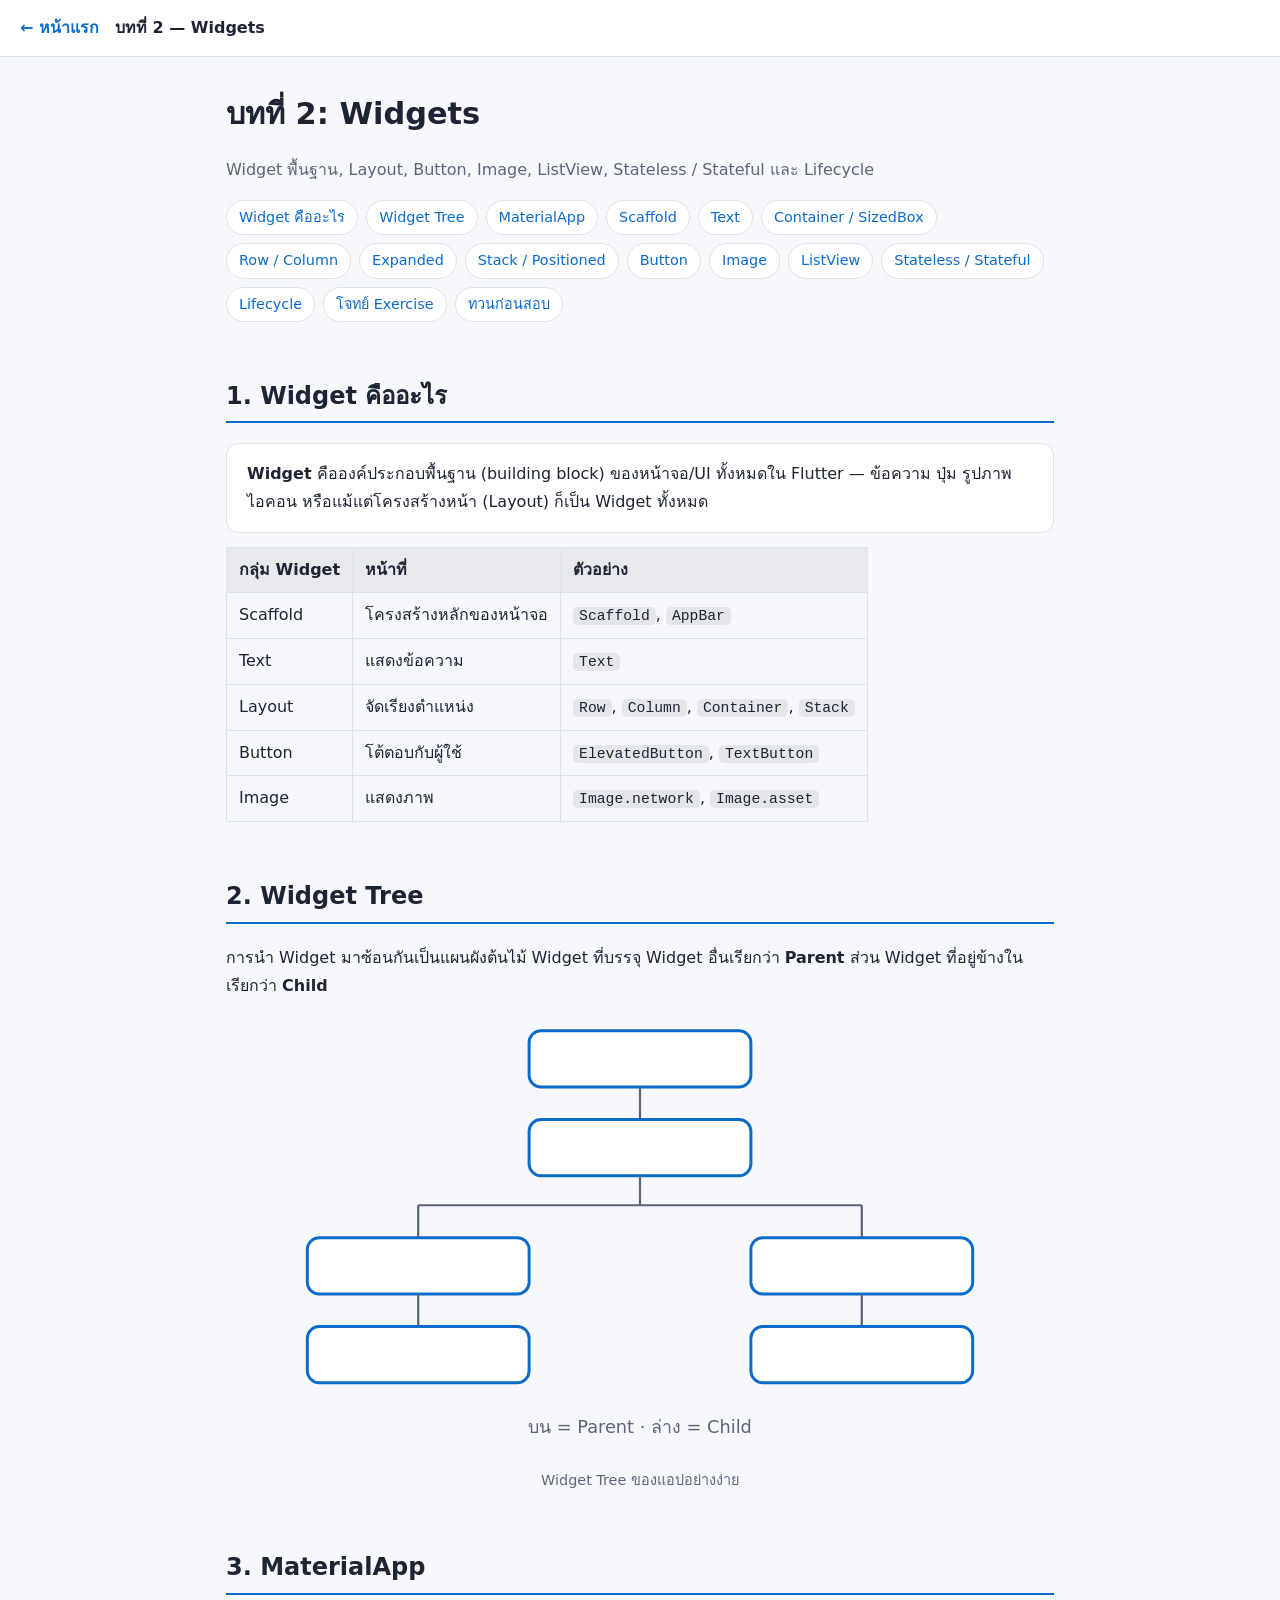
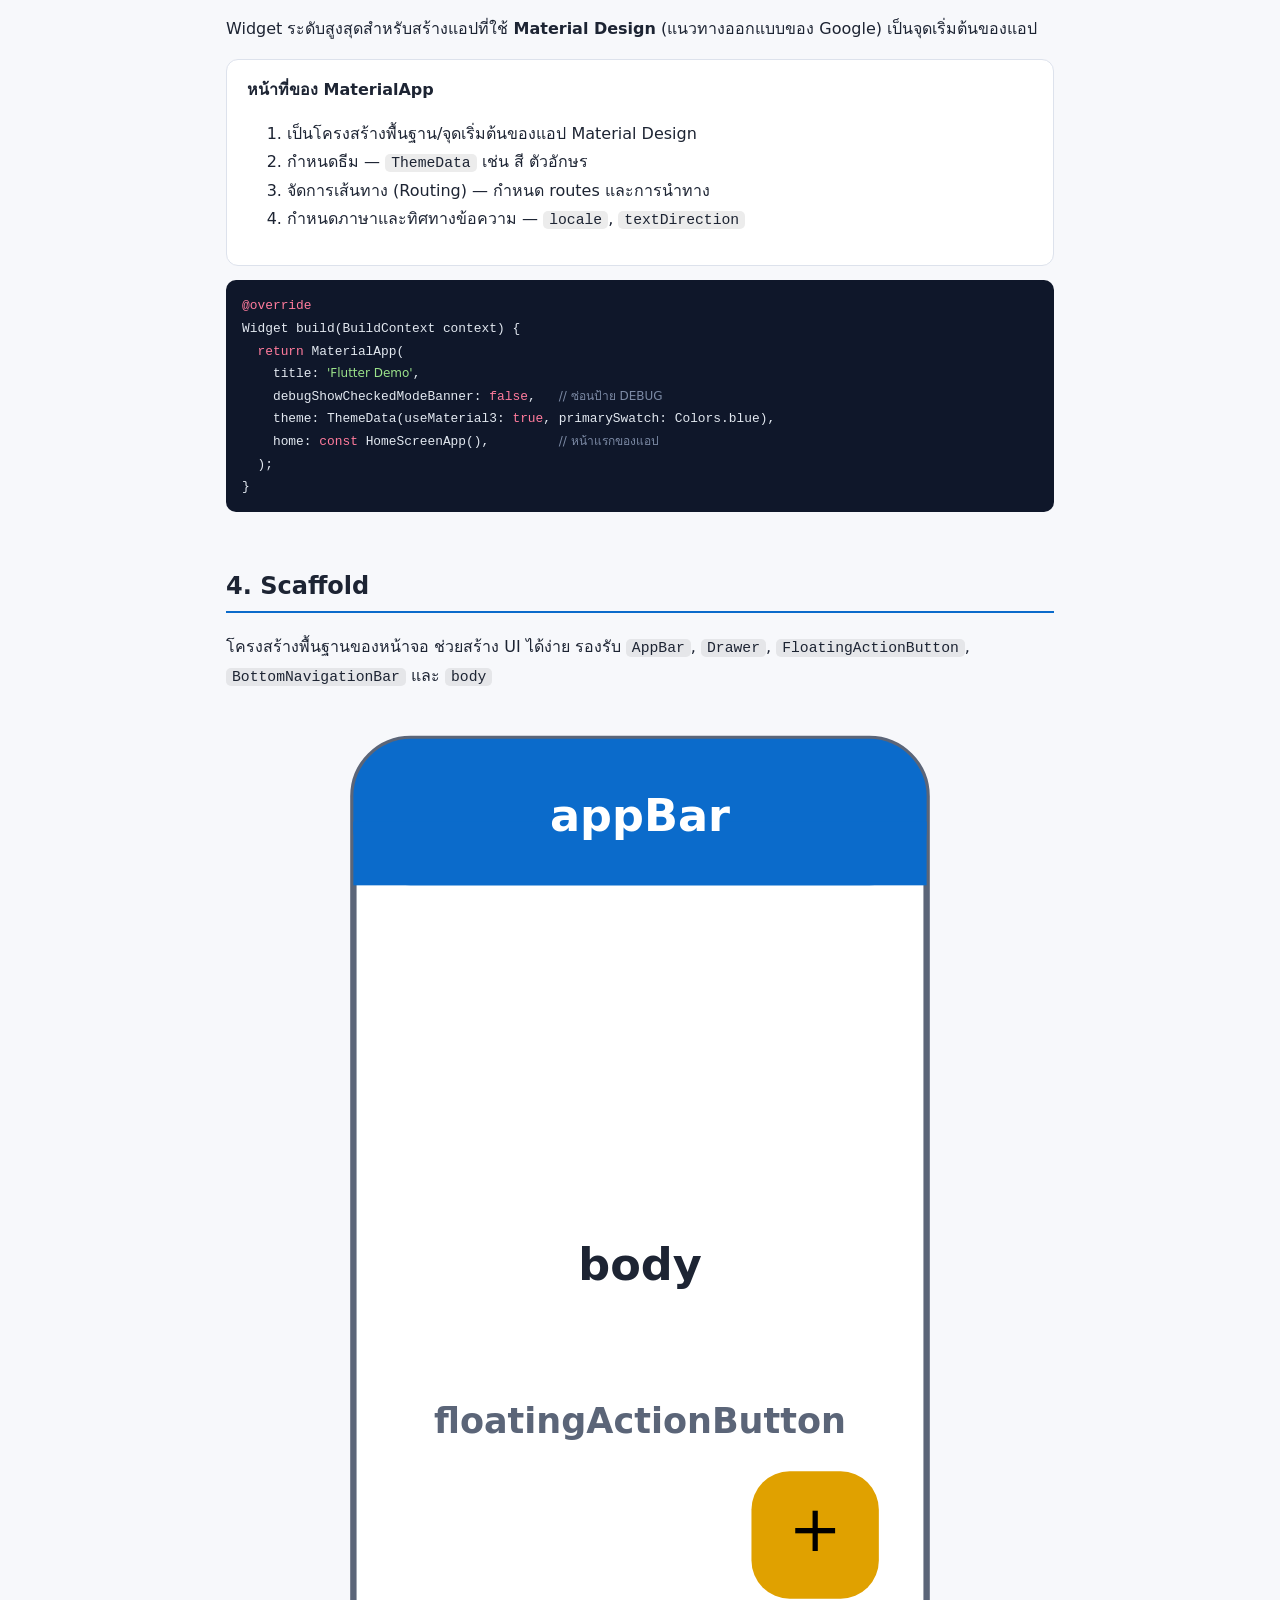
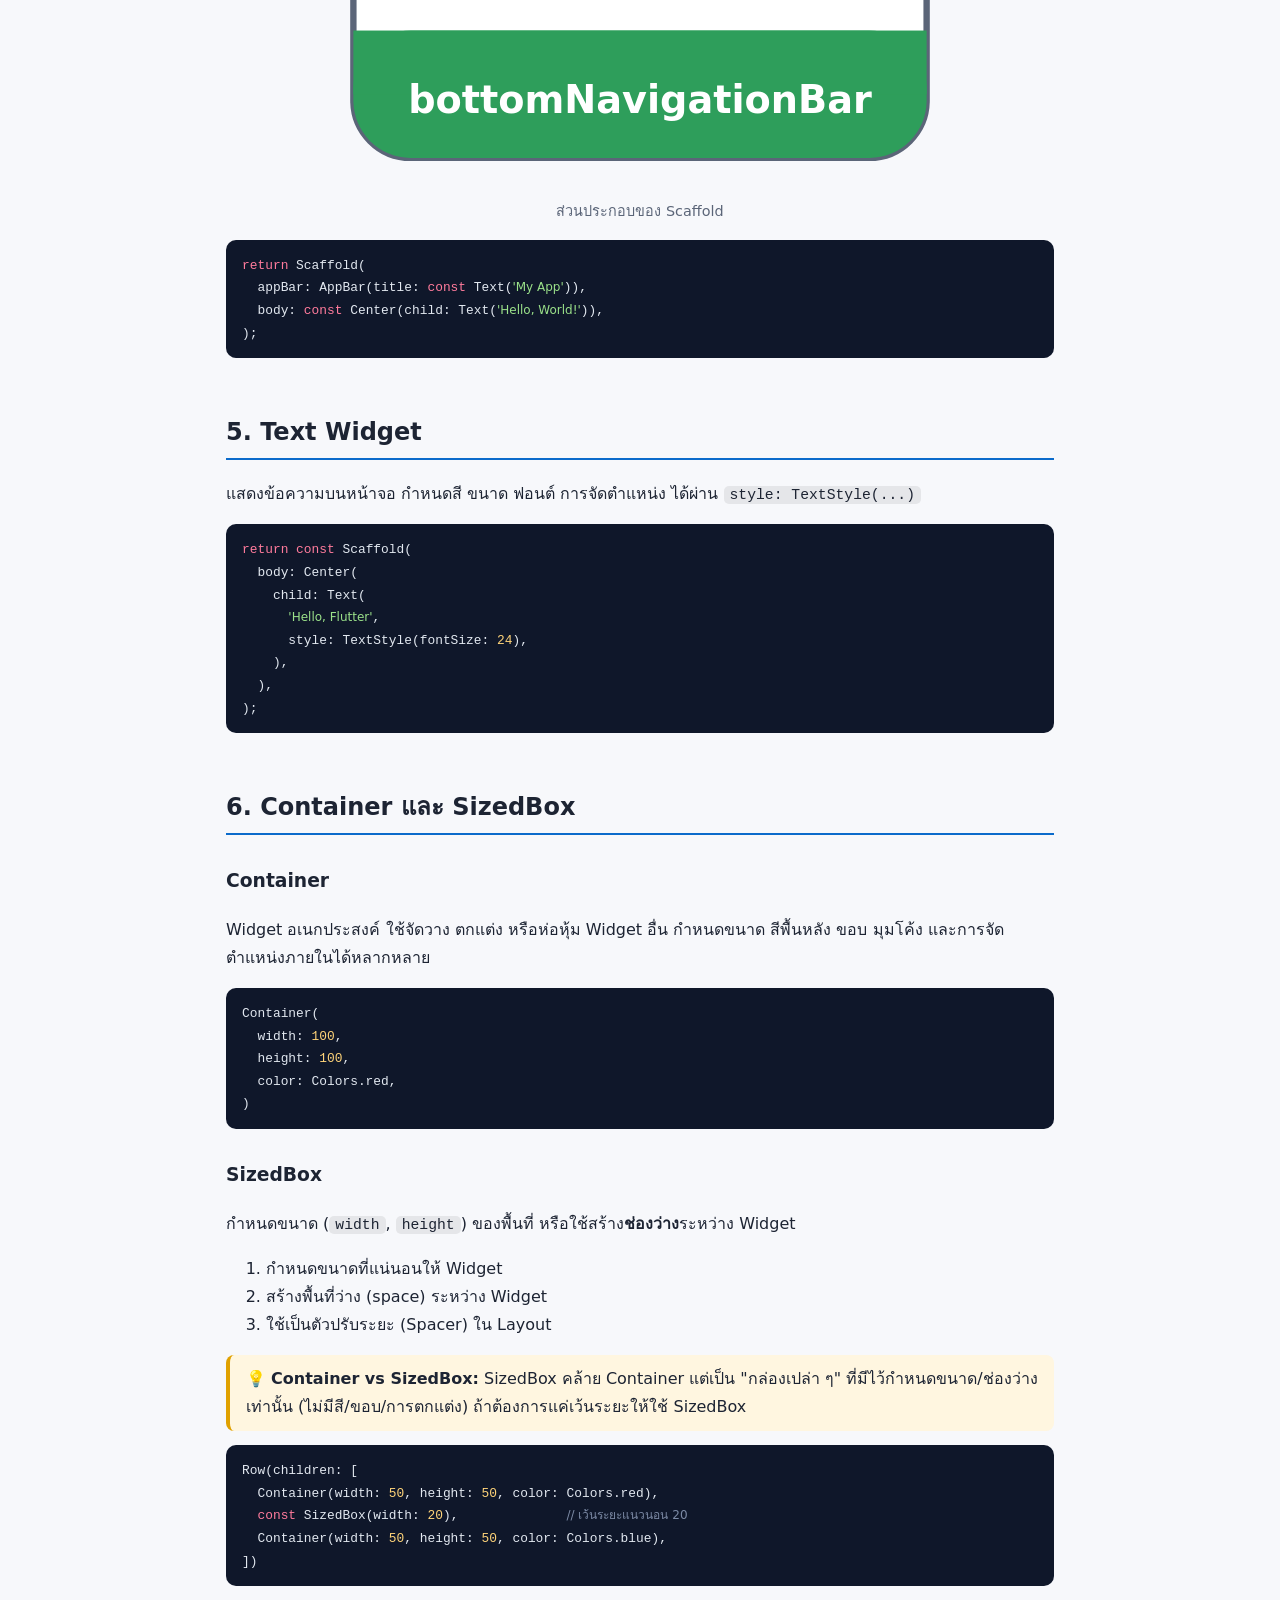
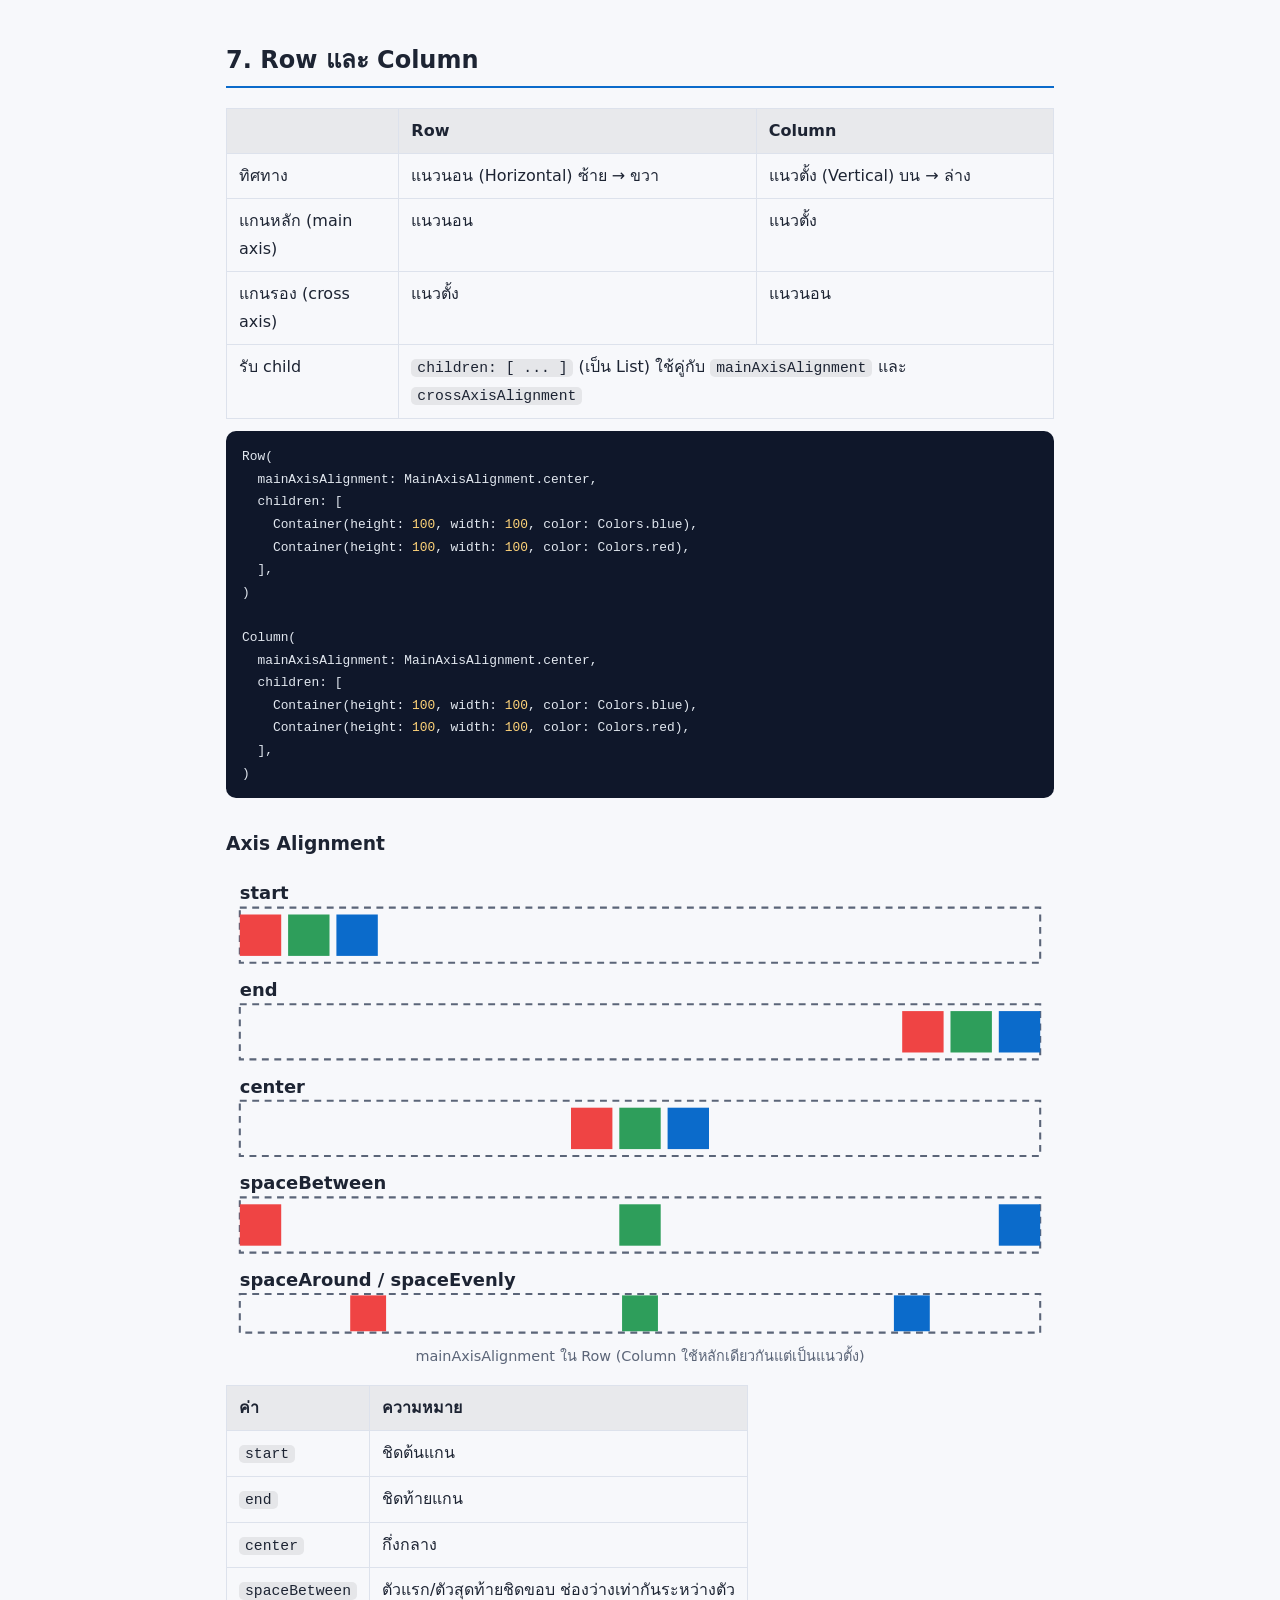
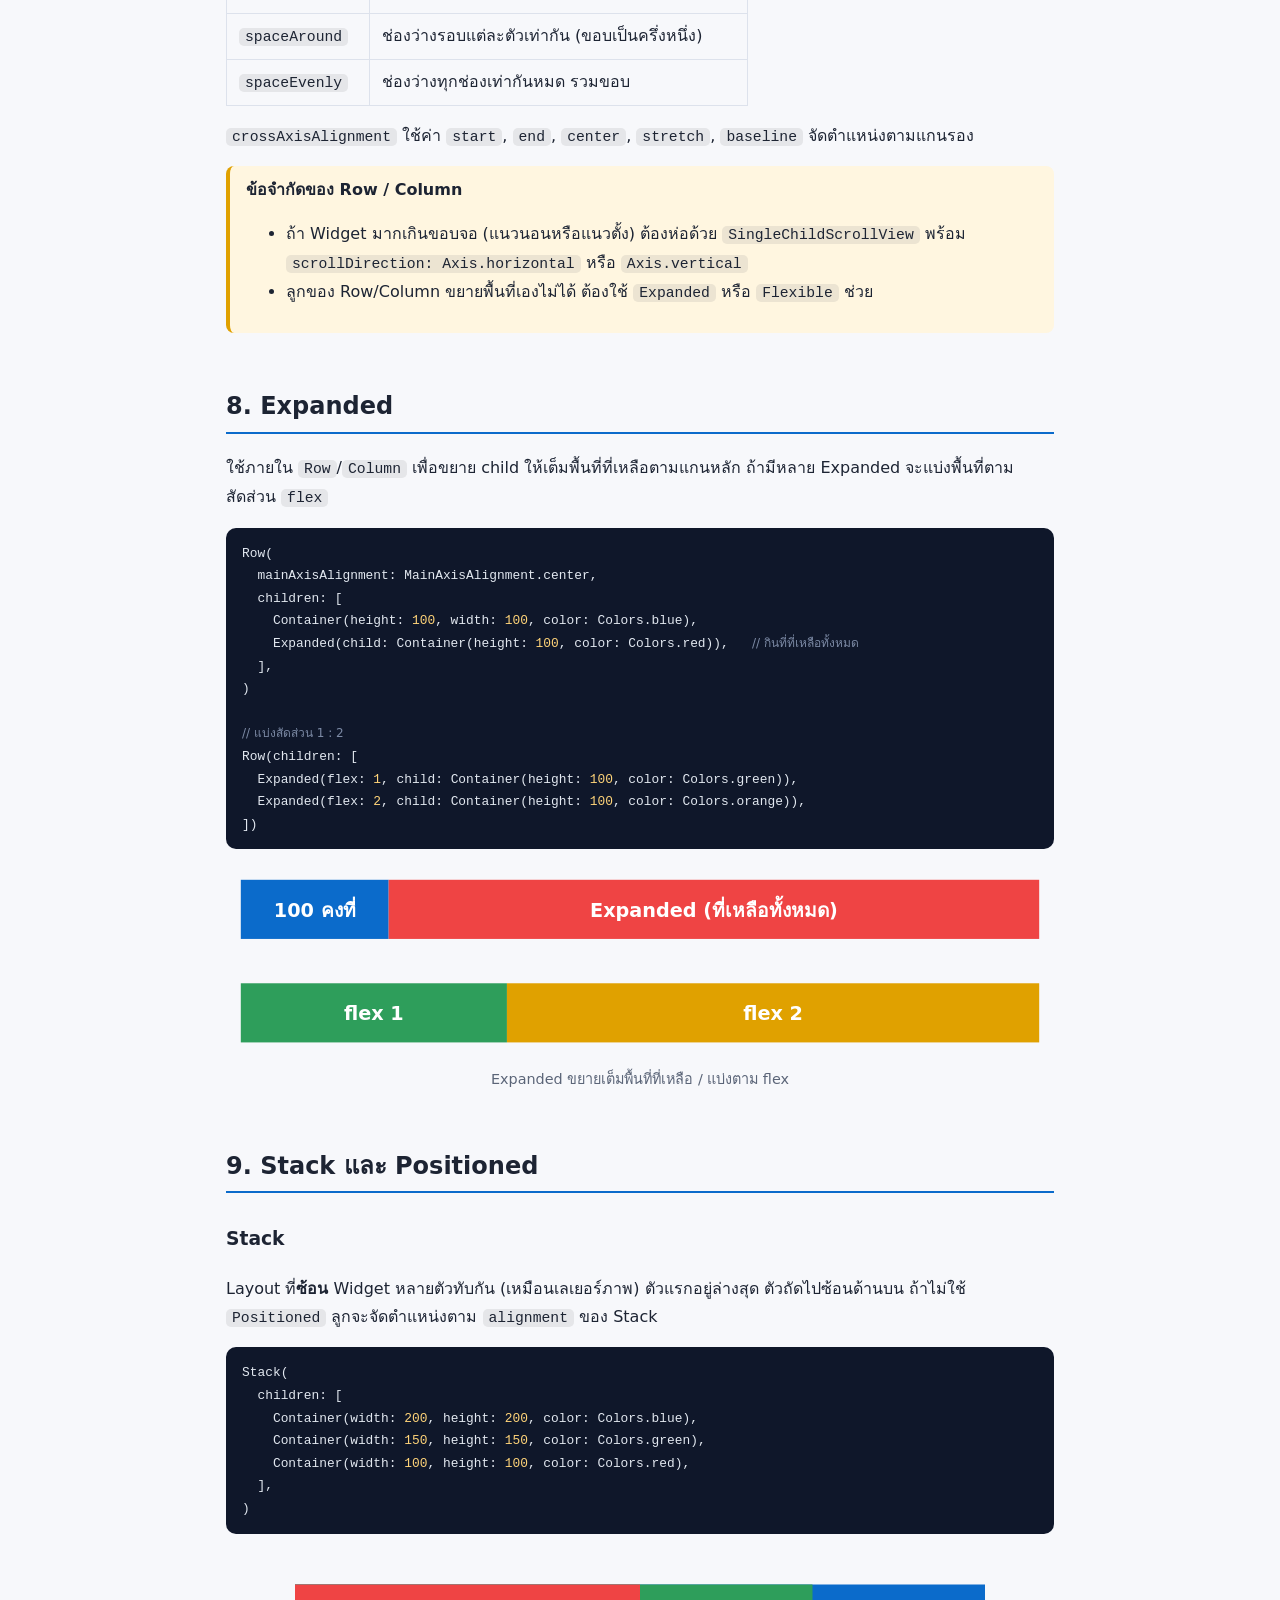
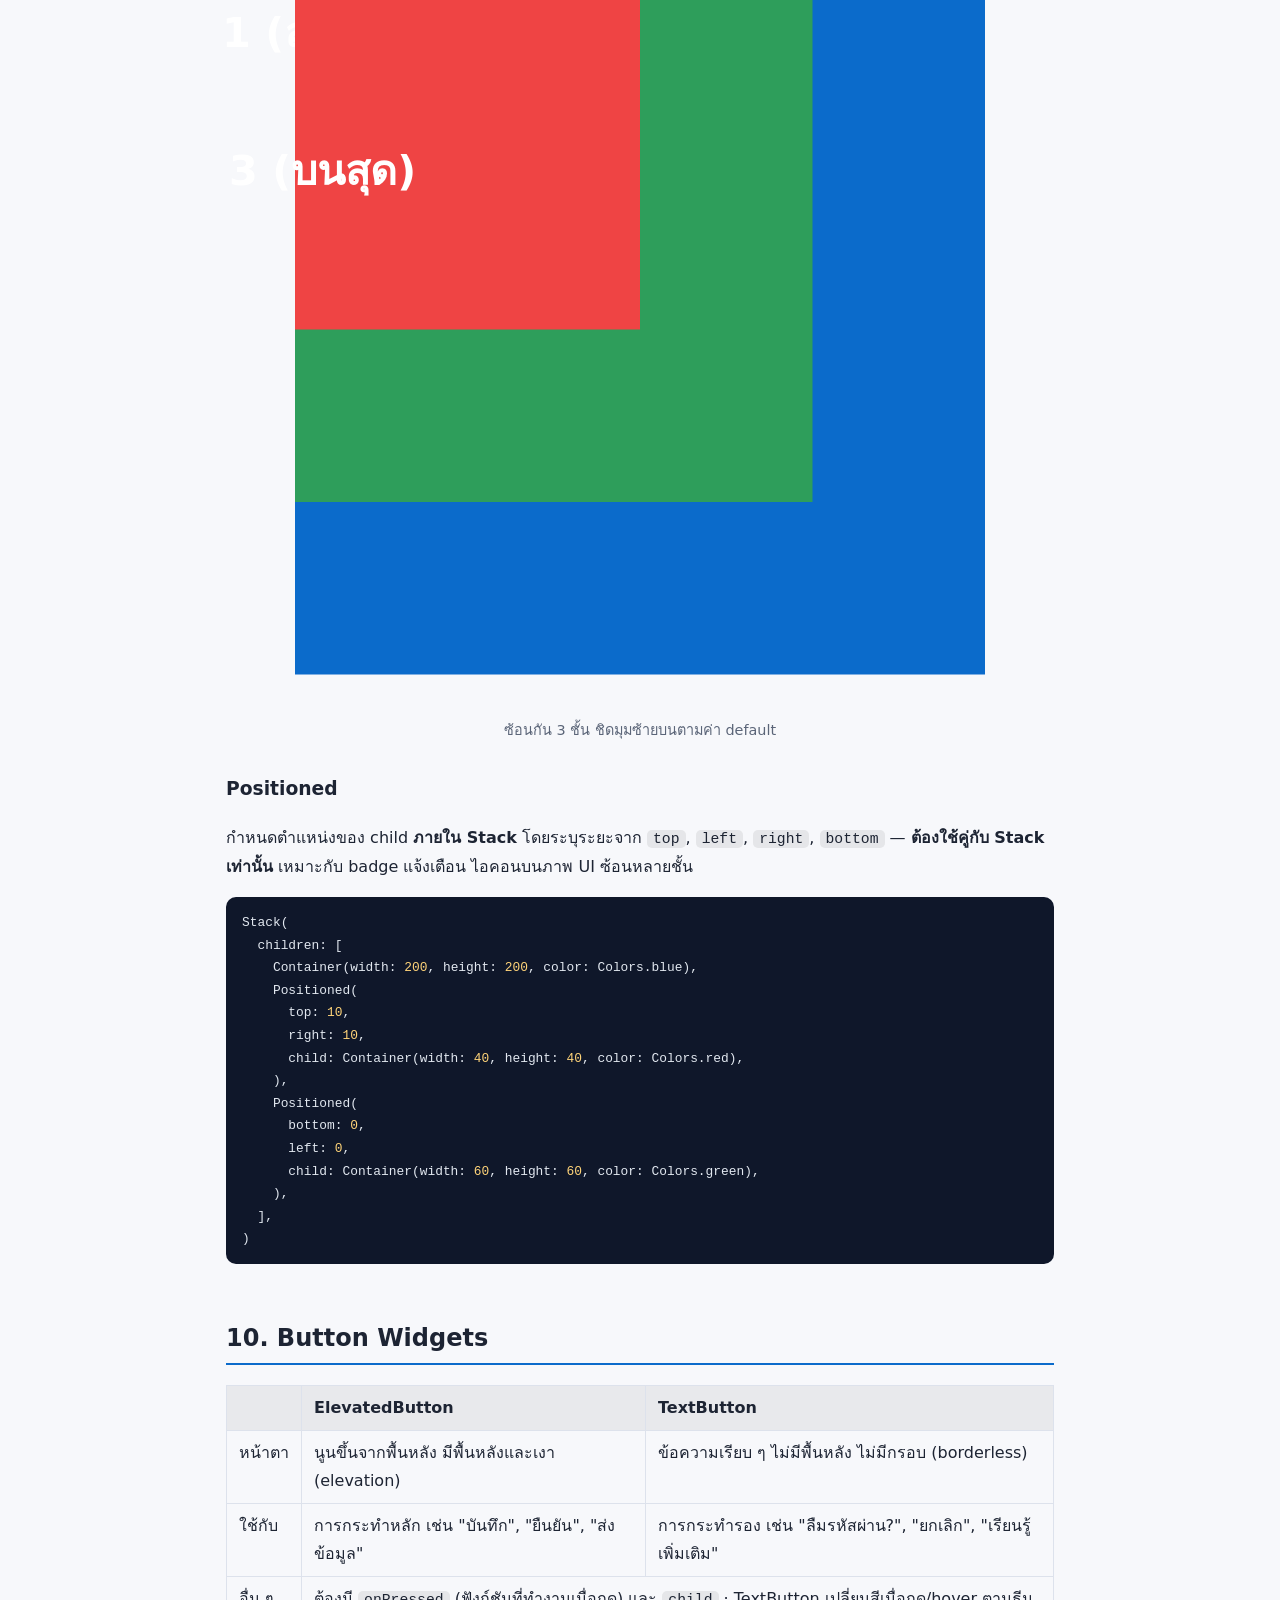
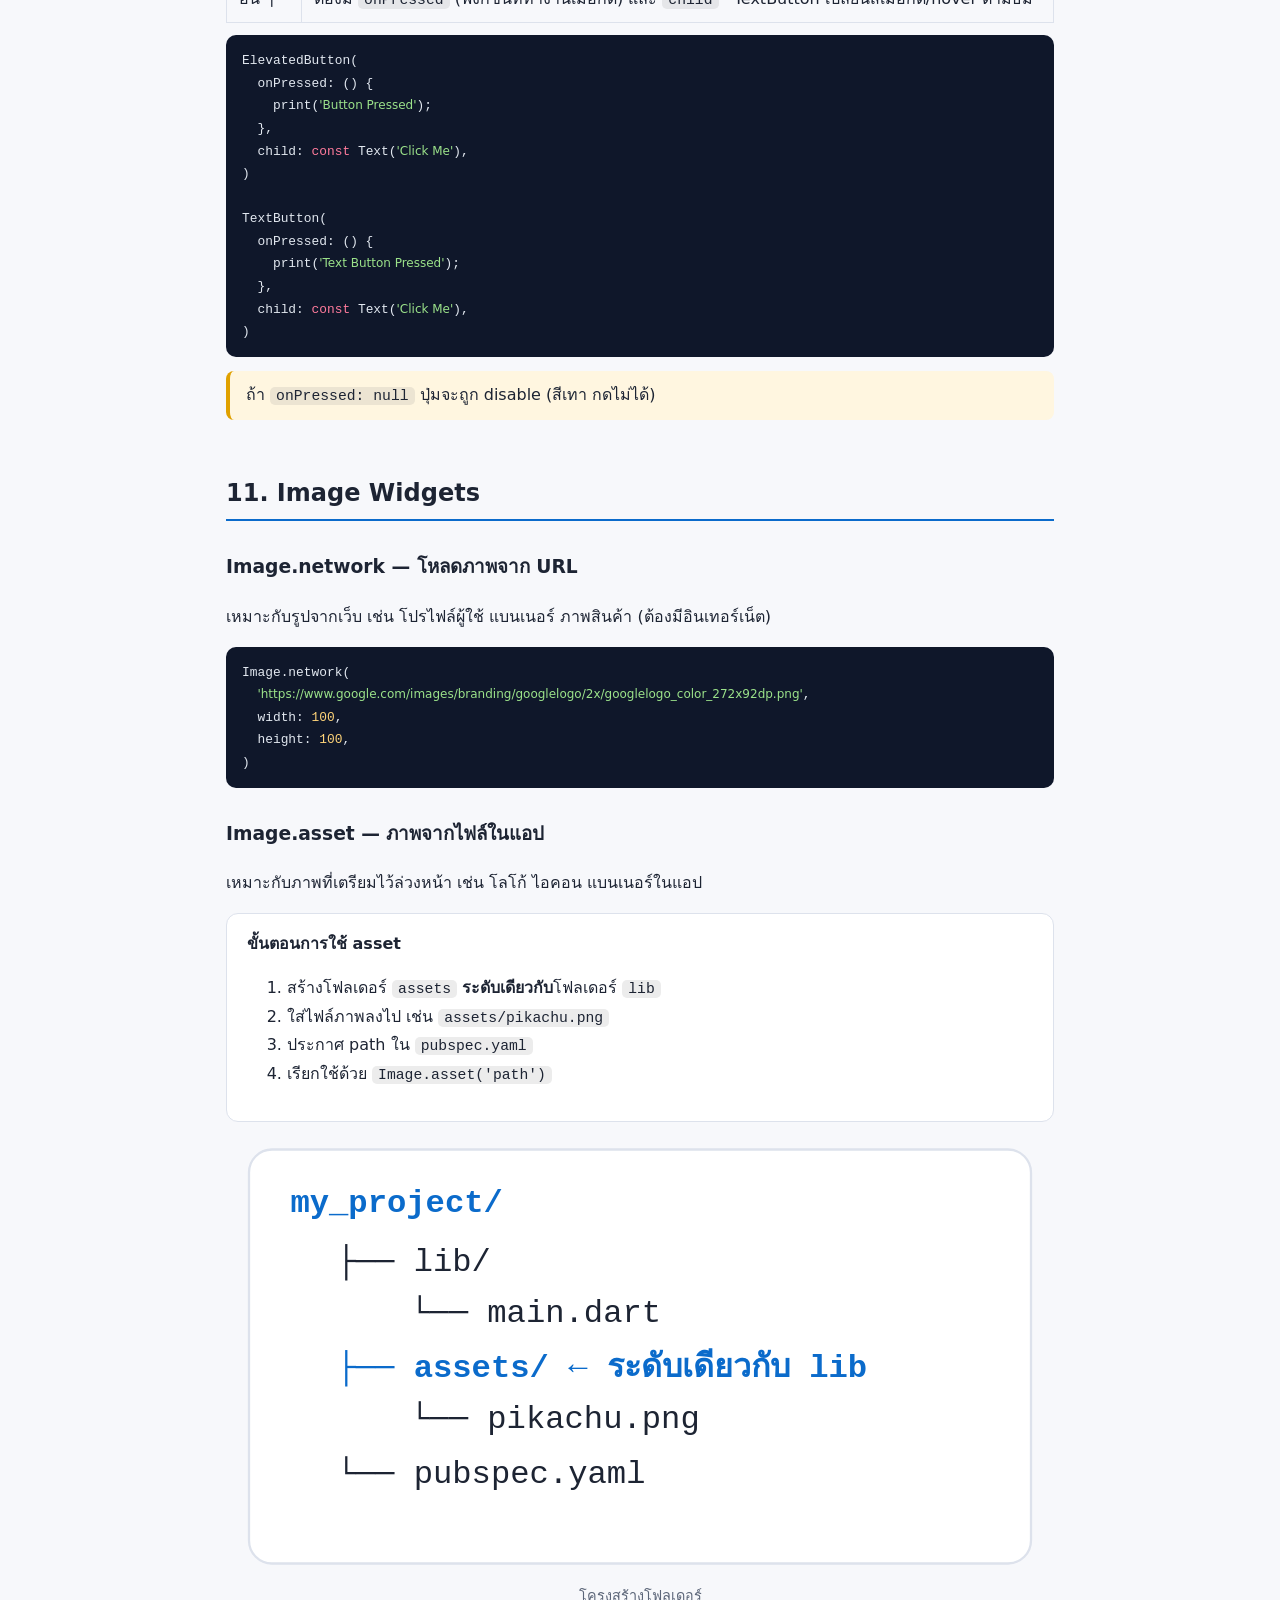
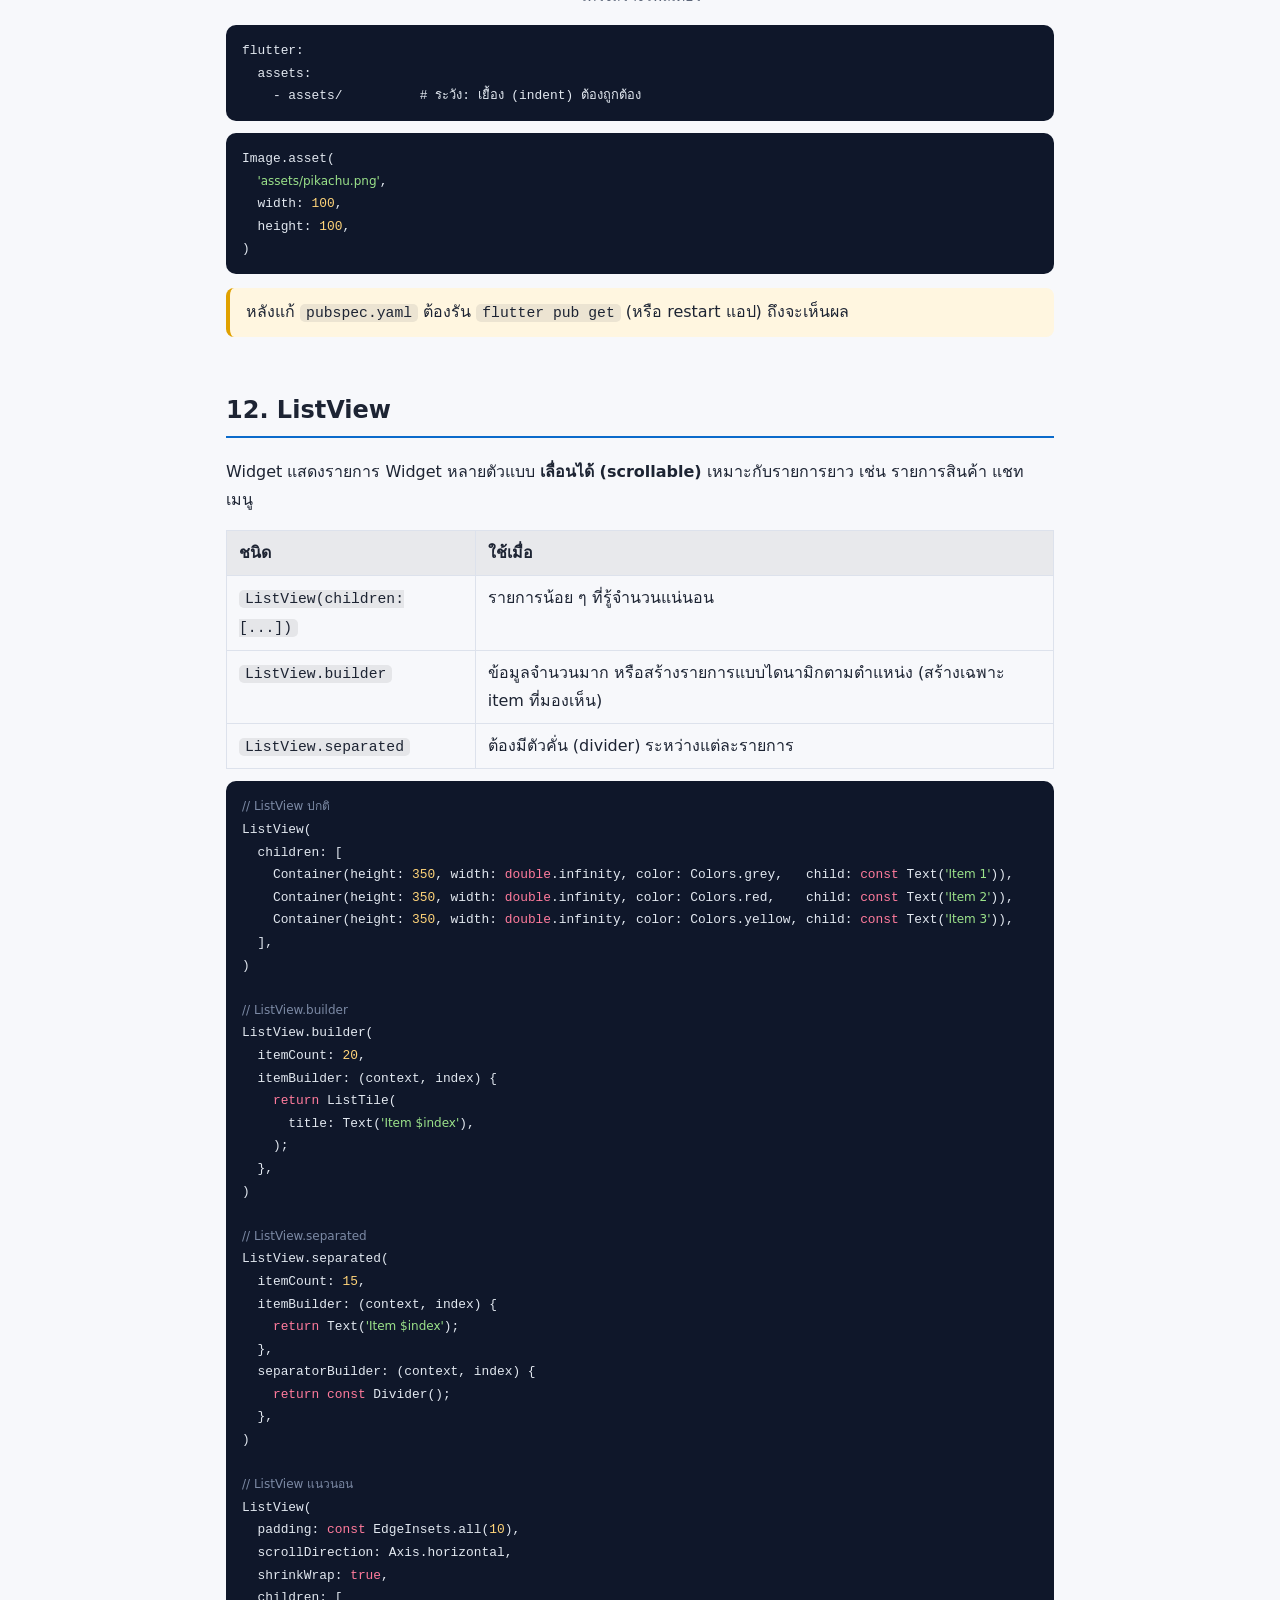
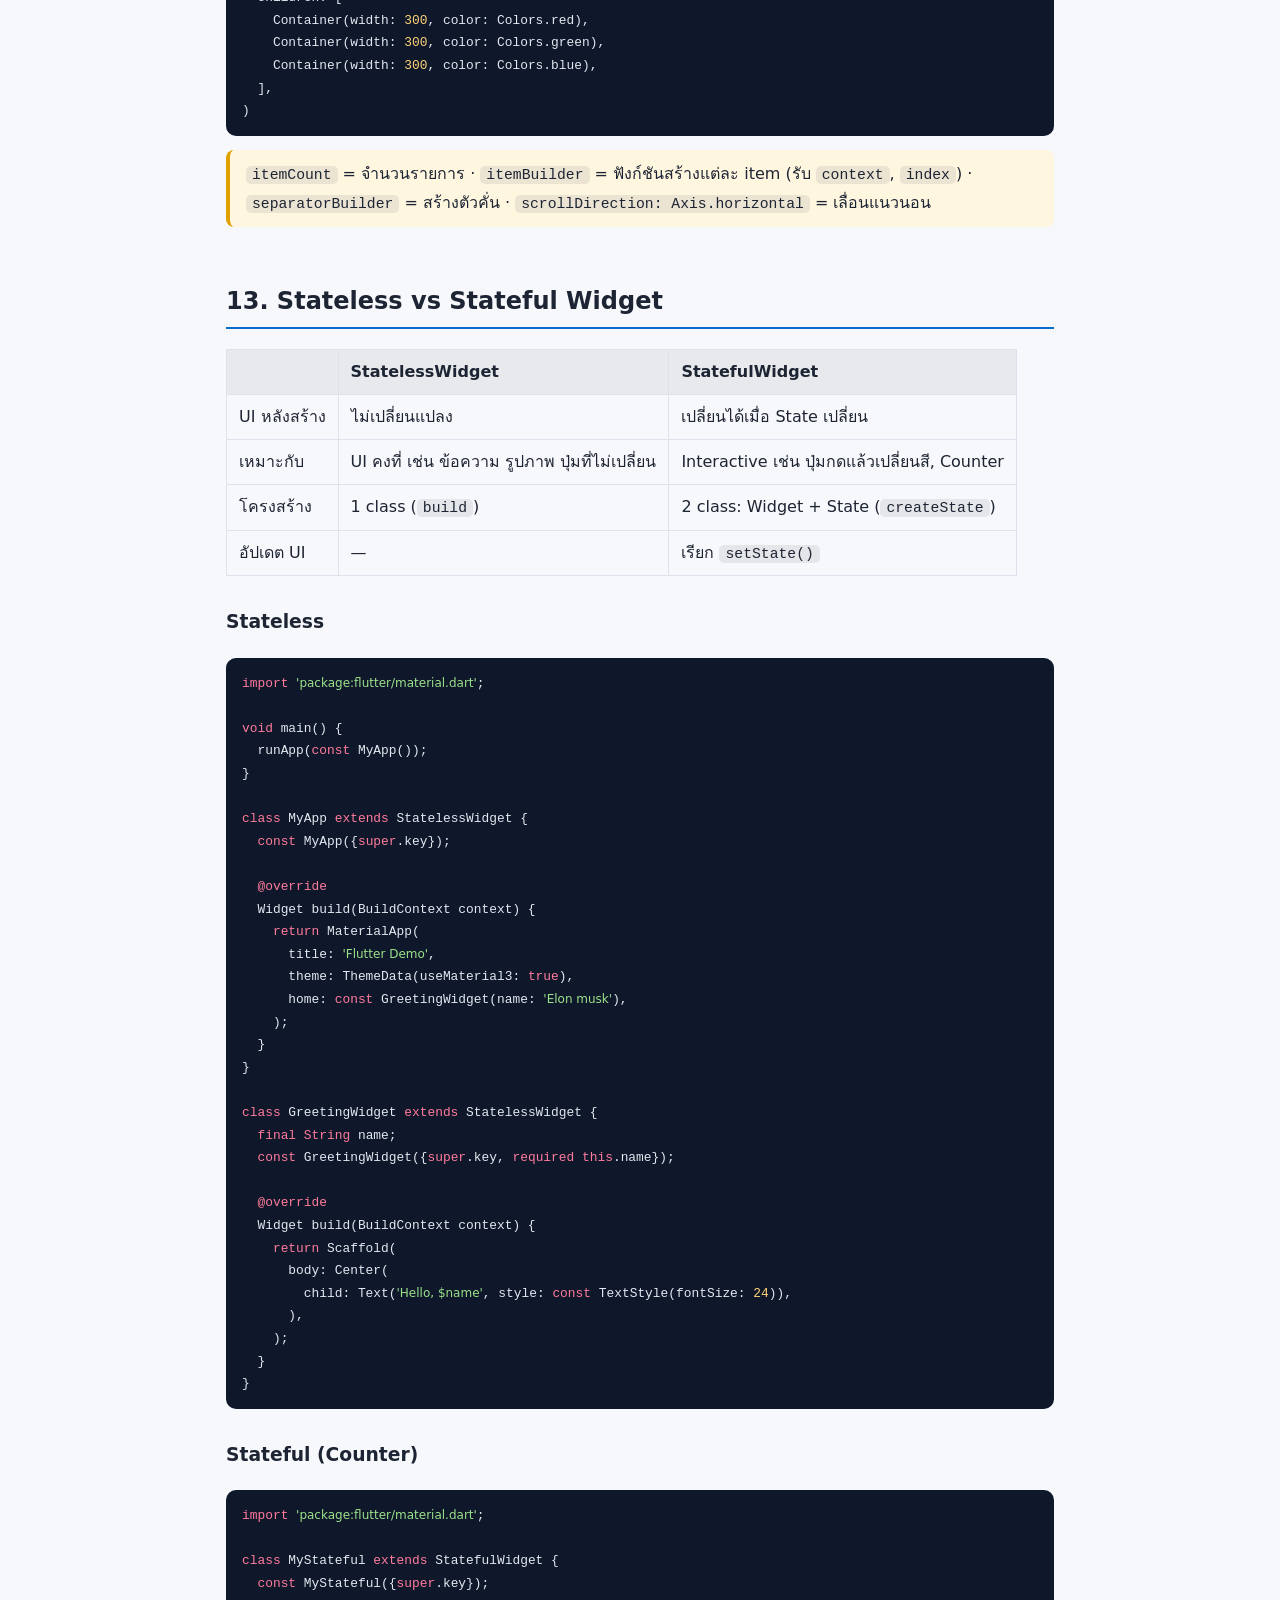
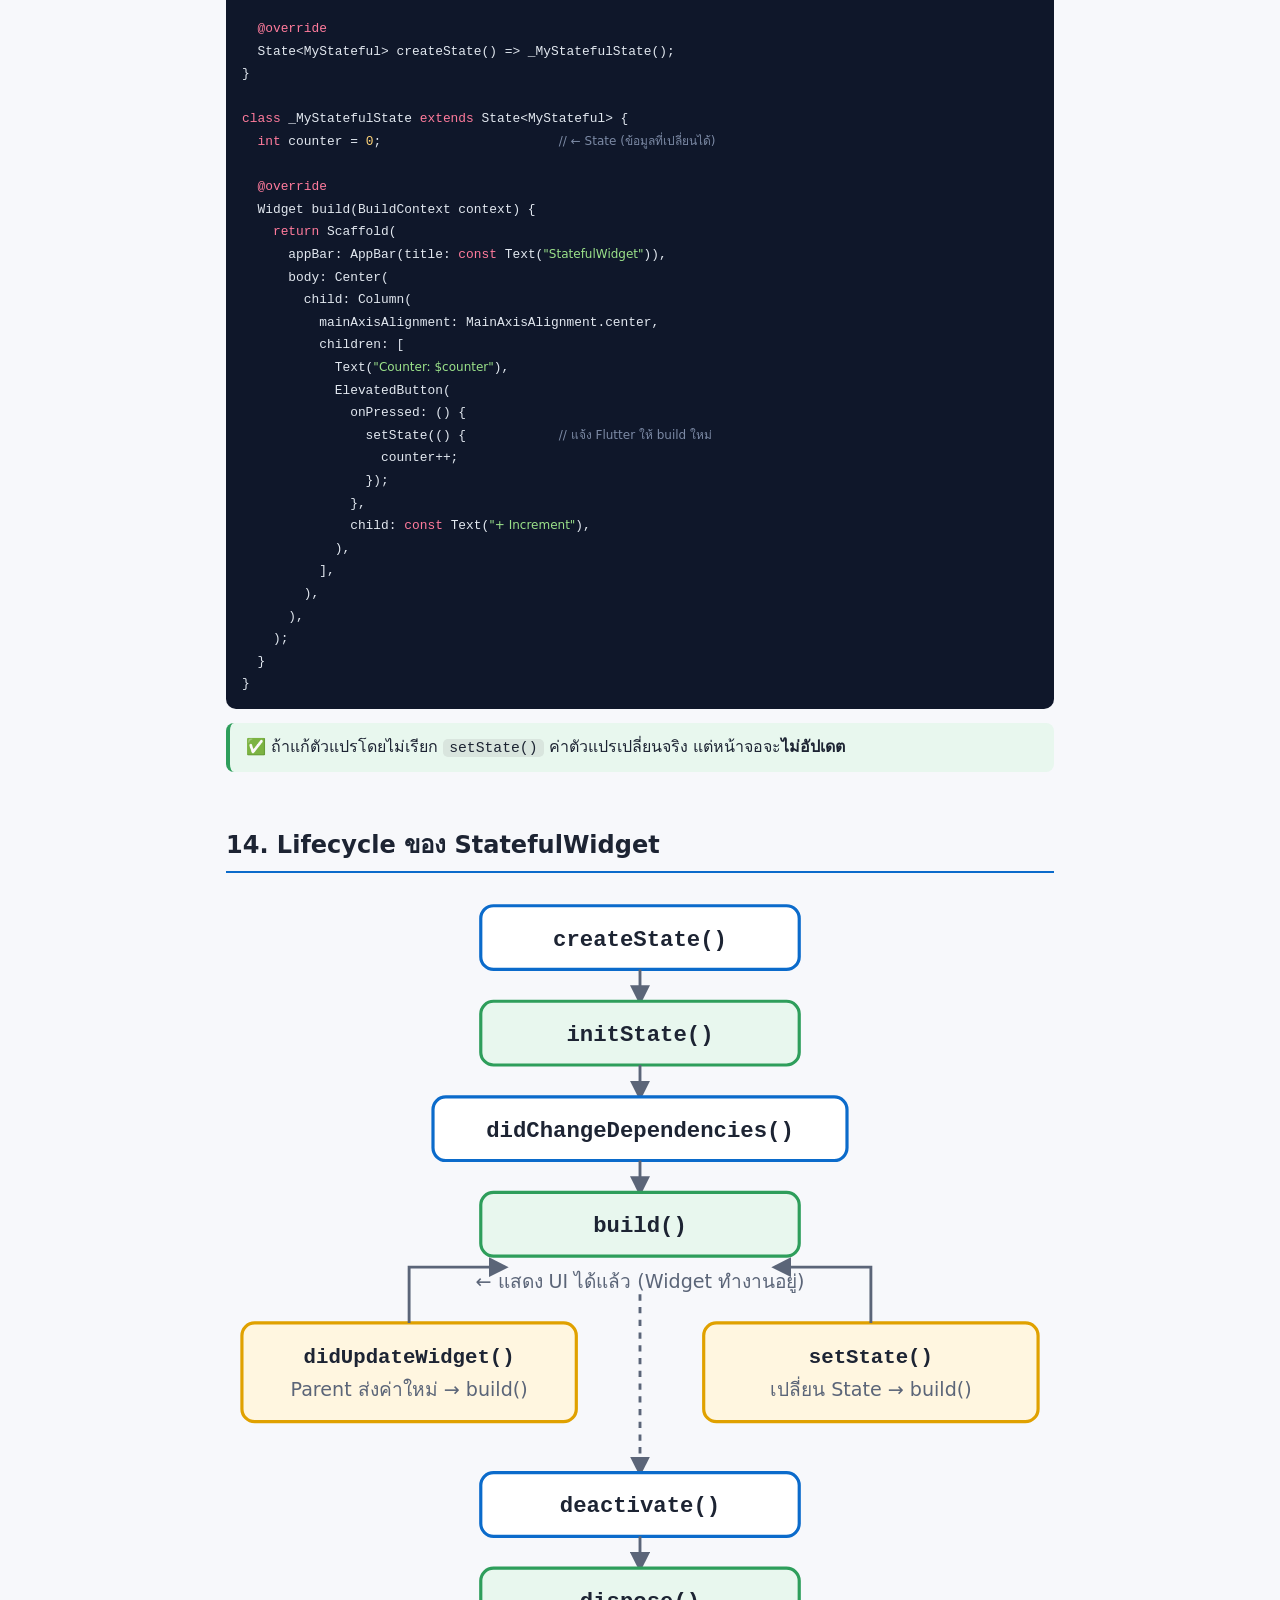
<file: chapter2.html>
<!DOCTYPE html>
<html lang="th">
<head>
<meta charset="utf-8">
<meta name="viewport" content="width=device-width, initial-scale=1">
<title>บทที่ 2 Widgets — สรุปสอบบรรยาย Flutter Mobile</title>
<link rel="stylesheet" href="style.css">
</head>
<body>
<header class="top"><a href="index.html">← หน้าแรก</a><strong>บทที่ 2 — Widgets</strong></header>
<main>
<h1>บทที่ 2: Widgets</h1>
<p style="color:var(--muted)">Widget พื้นฐาน, Layout, Button, Image, ListView, Stateless / Stateful และ Lifecycle</p>

<nav class="toc">
<a href="#what">Widget คืออะไร</a>
<a href="#tree">Widget Tree</a>
<a href="#app">MaterialApp</a>
<a href="#scaffold">Scaffold</a>
<a href="#text">Text</a>
<a href="#container">Container / SizedBox</a>
<a href="#rowcol">Row / Column</a>
<a href="#expanded">Expanded</a>
<a href="#stack">Stack / Positioned</a>
<a href="#button">Button</a>
<a href="#image">Image</a>
<a href="#listview">ListView</a>
<a href="#state">Stateless / Stateful</a>
<a href="#lifecycle">Lifecycle</a>
<a href="#ex">โจทย์ Exercise</a>
<a href="#quiz">ทวนก่อนสอบ</a>
</nav>

<h2 id="what">1. Widget คืออะไร</h2>
<div class="card">
<b>Widget</b> คือองค์ประกอบพื้นฐาน (building block) ของหน้าจอ/UI ทั้งหมดใน Flutter — ข้อความ ปุ่ม รูปภาพ ไอคอน หรือแม้แต่โครงสร้างหน้า (Layout) ก็เป็น Widget ทั้งหมด
</div>
<table>
<tr><th>กลุ่ม Widget</th><th>หน้าที่</th><th>ตัวอย่าง</th></tr>
<tr><td>Scaffold</td><td>โครงสร้างหลักของหน้าจอ</td><td><code>Scaffold</code>, <code>AppBar</code></td></tr>
<tr><td>Text</td><td>แสดงข้อความ</td><td><code>Text</code></td></tr>
<tr><td>Layout</td><td>จัดเรียงตำแหน่ง</td><td><code>Row</code>, <code>Column</code>, <code>Container</code>, <code>Stack</code></td></tr>
<tr><td>Button</td><td>โต้ตอบกับผู้ใช้</td><td><code>ElevatedButton</code>, <code>TextButton</code></td></tr>
<tr><td>Image</td><td>แสดงภาพ</td><td><code>Image.network</code>, <code>Image.asset</code></td></tr>
</table>

<h2 id="tree">2. Widget Tree</h2>
<p>การนำ Widget มาซ้อนกันเป็นแผนผังต้นไม้ Widget ที่บรรจุ Widget อื่นเรียกว่า <b>Parent</b> ส่วน Widget ที่อยู่ข้างในเรียกว่า <b>Child</b></p>
<figure class="fig">
<svg viewBox="0 0 560 300" xmlns="http://www.w3.org/2000/svg" role="img" aria-label="Widget tree">
<style>.b{fill:var(--card);stroke:var(--accent);stroke-width:2}.t{fill:var(--text);font:600 14px system-ui,sans-serif;text-anchor:middle}.l{stroke:var(--muted);stroke-width:1.5;fill:none}.s{fill:var(--muted);font:12px system-ui,sans-serif;text-anchor:middle}</style>
<rect class="b" x="205" y="10" width="150" height="38" rx="8"/><text class="t" x="280" y="34">MaterialApp</text>
<path class="l" d="M280 48V70"/>
<rect class="b" x="205" y="70" width="150" height="38" rx="8"/><text class="t" x="280" y="94">Scaffold</text>
<path class="l" d="M280 108V128M280 128H130M280 128H430M130 128V150M430 128V150"/>
<rect class="b" x="55" y="150" width="150" height="38" rx="8"/><text class="t" x="130" y="174">AppBar</text>
<rect class="b" x="355" y="150" width="150" height="38" rx="8"/><text class="t" x="430" y="174">Center (body)</text>
<path class="l" d="M130 188V210M430 188V210"/>
<rect class="b" x="55" y="210" width="150" height="38" rx="8"/><text class="t" x="130" y="234">Text (title)</text>
<rect class="b" x="355" y="210" width="150" height="38" rx="8"/><text class="t" x="430" y="234">Text</text>
<text class="s" x="280" y="282">บน = Parent  ·  ล่าง = Child</text>
</svg>
<figcaption>Widget Tree ของแอปอย่างง่าย</figcaption>
</figure>

<h2 id="app">3. MaterialApp</h2>
<p>Widget ระดับสูงสุดสำหรับสร้างแอปที่ใช้ <b>Material Design</b> (แนวทางออกแบบของ Google) เป็นจุดเริ่มต้นของแอป</p>
<div class="card"><b>หน้าที่ของ MaterialApp</b>
<ol>
<li>เป็นโครงสร้างพื้นฐาน/จุดเริ่มต้นของแอป Material Design</li>
<li>กำหนดธีม — <code>ThemeData</code> เช่น สี ตัวอักษร</li>
<li>จัดการเส้นทาง (Routing) — กำหนด routes และการนำทาง</li>
<li>กำหนดภาษาและทิศทางข้อความ — <code>locale</code>, <code>textDirection</code></li>
</ol></div>
<pre><code>@override
Widget build(BuildContext context) {
  return MaterialApp(
    title: 'Flutter Demo',
    debugShowCheckedModeBanner: false,   // ซ่อนป้าย DEBUG
    theme: ThemeData(useMaterial3: true, primarySwatch: Colors.blue),
    home: const HomeScreenApp(),         // หน้าแรกของแอป
  );
}</code></pre>

<h2 id="scaffold">4. Scaffold</h2>
<p>โครงสร้างพื้นฐานของหน้าจอ ช่วยสร้าง UI ได้ง่าย รองรับ <code>AppBar</code>, <code>Drawer</code>, <code>FloatingActionButton</code>, <code>BottomNavigationBar</code> และ <code>body</code></p>
<figure class="fig">
<svg viewBox="0 0 260 340" xmlns="http://www.w3.org/2000/svg" role="img" aria-label="Scaffold layout">
<style>.p{fill:var(--card);stroke:var(--muted);stroke-width:2}.x{fill:var(--text);font:600 14px system-ui,sans-serif;text-anchor:middle}</style>
<rect class="p" x="40" y="10" width="180" height="320" rx="18"/>
<rect x="40" y="10" width="180" height="46" rx="18" fill="#0b6bcb"/><rect x="40" y="36" width="180" height="20" fill="#0b6bcb"/>
<text x="130" y="39" text-anchor="middle" fill="#fff" font-family="system-ui,sans-serif" font-weight="600" font-size="14">appBar</text>
<text class="x" x="130" y="180">body</text>
<rect x="165" y="240" width="40" height="40" rx="12" fill="#e0a100"/><text x="185" y="265" text-anchor="middle" fill="#000" font-family="system-ui,sans-serif" font-size="20">+</text>
<text class="x" x="130" y="228" font-size="11" style="font-size:11px;fill:var(--muted)">floatingActionButton</text>
<rect x="40" y="290" width="180" height="40" rx="18" fill="#2e9e5b"/><rect x="40" y="290" width="180" height="20" fill="#2e9e5b"/>
<text x="130" y="316" text-anchor="middle" fill="#fff" font-family="system-ui,sans-serif" font-weight="600" font-size="12">bottomNavigationBar</text>
</svg>
<figcaption>ส่วนประกอบของ Scaffold</figcaption>
</figure>
<pre><code>return Scaffold(
  appBar: AppBar(title: const Text('My App')),
  body: const Center(child: Text('Hello, World!')),
);</code></pre>

<h2 id="text">5. Text Widget</h2>
<p>แสดงข้อความบนหน้าจอ กำหนดสี ขนาด ฟอนต์ การจัดตำแหน่ง ได้ผ่าน <code>style: TextStyle(...)</code></p>
<pre><code>return const Scaffold(
  body: Center(
    child: Text(
      'Hello, Flutter',
      style: TextStyle(fontSize: 24),
    ),
  ),
);</code></pre>

<h2 id="container">6. Container และ SizedBox</h2>
<h3>Container</h3>
<p>Widget อเนกประสงค์ ใช้จัดวาง ตกแต่ง หรือห่อหุ้ม Widget อื่น กำหนดขนาด สีพื้นหลัง ขอบ มุมโค้ง และการจัดตำแหน่งภายในได้หลากหลาย</p>
<pre><code>Container(
  width: 100,
  height: 100,
  color: Colors.red,
)</code></pre>
<h3>SizedBox</h3>
<p>กำหนดขนาด (<code>width</code>, <code>height</code>) ของพื้นที่ หรือใช้สร้าง<b>ช่องว่าง</b>ระหว่าง Widget</p>
<ol>
<li>กำหนดขนาดที่แน่นอนให้ Widget</li>
<li>สร้างพื้นที่ว่าง (space) ระหว่าง Widget</li>
<li>ใช้เป็นตัวปรับระยะ (Spacer) ใน Layout</li>
</ol>
<div class="tip">💡 <b>Container vs SizedBox:</b> SizedBox คล้าย Container แต่เป็น "กล่องเปล่า ๆ" ที่มีไว้กำหนดขนาด/ช่องว่างเท่านั้น (ไม่มีสี/ขอบ/การตกแต่ง) ถ้าต้องการแค่เว้นระยะให้ใช้ SizedBox</div>
<pre><code>Row(children: [
  Container(width: 50, height: 50, color: Colors.red),
  const SizedBox(width: 20),              // เว้นระยะแนวนอน 20
  Container(width: 50, height: 50, color: Colors.blue),
])</code></pre>

<h2 id="rowcol">7. Row และ Column</h2>
<table>
<tr><th></th><th>Row</th><th>Column</th></tr>
<tr><td>ทิศทาง</td><td>แนวนอน (Horizontal) ซ้าย → ขวา</td><td>แนวตั้ง (Vertical) บน → ล่าง</td></tr>
<tr><td>แกนหลัก (main axis)</td><td>แนวนอน</td><td>แนวตั้ง</td></tr>
<tr><td>แกนรอง (cross axis)</td><td>แนวตั้ง</td><td>แนวนอน</td></tr>
<tr><td>รับ child</td><td colspan="2"><code>children: [ ... ]</code> (เป็น List) ใช้คู่กับ <code>mainAxisAlignment</code> และ <code>crossAxisAlignment</code></td></tr>
</table>
<pre><code>Row(
  mainAxisAlignment: MainAxisAlignment.center,
  children: [
    Container(height: 100, width: 100, color: Colors.blue),
    Container(height: 100, width: 100, color: Colors.red),
  ],
)

Column(
  mainAxisAlignment: MainAxisAlignment.center,
  children: [
    Container(height: 100, width: 100, color: Colors.blue),
    Container(height: 100, width: 100, color: Colors.red),
  ],
)</code></pre>

<h3>Axis Alignment</h3>
<figure class="fig">
<svg viewBox="0 0 600 330" xmlns="http://www.w3.org/2000/svg" role="img" aria-label="MainAxisAlignment ของ Row">
<style>.f{fill:none;stroke:var(--muted);stroke-width:1.5;stroke-dasharray:5 4}.lb{fill:var(--text);font:600 13px system-ui,sans-serif}.bx{stroke:none}</style>
<g transform="translate(10,0)">
<text class="lb" x="0" y="14">start</text><rect class="f" x="0" y="20" width="580" height="40"/>
<rect class="bx" x="0" y="25" width="30" height="30" fill="#ef4444"/><rect class="bx" x="35" y="25" width="30" height="30" fill="#2e9e5b"/><rect class="bx" x="70" y="25" width="30" height="30" fill="#0b6bcb"/>
<text class="lb" x="0" y="84">end</text><rect class="f" x="0" y="90" width="580" height="40"/>
<rect class="bx" x="480" y="95" width="30" height="30" fill="#ef4444"/><rect class="bx" x="515" y="95" width="30" height="30" fill="#2e9e5b"/><rect class="bx" x="550" y="95" width="30" height="30" fill="#0b6bcb"/>
<text class="lb" x="0" y="154">center</text><rect class="f" x="0" y="160" width="580" height="40"/>
<rect class="bx" x="240" y="165" width="30" height="30" fill="#ef4444"/><rect class="bx" x="275" y="165" width="30" height="30" fill="#2e9e5b"/><rect class="bx" x="310" y="165" width="30" height="30" fill="#0b6bcb"/>
<text class="lb" x="0" y="224">spaceBetween</text><rect class="f" x="0" y="230" width="580" height="40"/>
<rect class="bx" x="0" y="235" width="30" height="30" fill="#ef4444"/><rect class="bx" x="275" y="235" width="30" height="30" fill="#2e9e5b"/><rect class="bx" x="550" y="235" width="30" height="30" fill="#0b6bcb"/>
<text class="lb" x="0" y="294">spaceAround / spaceEvenly</text><rect class="f" x="0" y="300" width="580" height="28"/>
<rect class="bx" x="80" y="301" width="26" height="26" fill="#ef4444"/><rect class="bx" x="277" y="301" width="26" height="26" fill="#2e9e5b"/><rect class="bx" x="474" y="301" width="26" height="26" fill="#0b6bcb"/>
</g>
</svg>
<figcaption>mainAxisAlignment ใน Row (Column ใช้หลักเดียวกันแต่เป็นแนวตั้ง)</figcaption>
</figure>
<table>
<tr><th>ค่า</th><th>ความหมาย</th></tr>
<tr><td><code>start</code></td><td>ชิดต้นแกน</td></tr>
<tr><td><code>end</code></td><td>ชิดท้ายแกน</td></tr>
<tr><td><code>center</code></td><td>กึ่งกลาง</td></tr>
<tr><td><code>spaceBetween</code></td><td>ตัวแรก/ตัวสุดท้ายชิดขอบ ช่องว่างเท่ากันระหว่างตัว</td></tr>
<tr><td><code>spaceAround</code></td><td>ช่องว่างรอบแต่ละตัวเท่ากัน (ขอบเป็นครึ่งหนึ่ง)</td></tr>
<tr><td><code>spaceEvenly</code></td><td>ช่องว่างทุกช่องเท่ากันหมด รวมขอบ</td></tr>
</table>
<p><code>crossAxisAlignment</code> ใช้ค่า <code>start</code>, <code>end</code>, <code>center</code>, <code>stretch</code>, <code>baseline</code> จัดตำแหน่งตามแกนรอง</p>

<div class="tip"><b>ข้อจำกัดของ Row / Column</b>
<ul>
<li>ถ้า Widget มากเกินขอบจอ (แนวนอนหรือแนวตั้ง) ต้องห่อด้วย <code>SingleChildScrollView</code> พร้อม <code>scrollDirection: Axis.horizontal</code> หรือ <code>Axis.vertical</code></li>
<li>ลูกของ Row/Column ขยายพื้นที่เองไม่ได้ ต้องใช้ <code>Expanded</code> หรือ <code>Flexible</code> ช่วย</li>
</ul></div>

<h2 id="expanded">8. Expanded</h2>
<p>ใช้ภายใน <code>Row</code>/<code>Column</code> เพื่อขยาย child ให้เต็มพื้นที่ที่เหลือตามแกนหลัก ถ้ามีหลาย Expanded จะแบ่งพื้นที่ตามสัดส่วน <code>flex</code></p>
<pre><code>Row(
  mainAxisAlignment: MainAxisAlignment.center,
  children: [
    Container(height: 100, width: 100, color: Colors.blue),
    Expanded(child: Container(height: 100, color: Colors.red)),   // กินที่ที่เหลือทั้งหมด
  ],
)

// แบ่งสัดส่วน 1 : 2
Row(children: [
  Expanded(flex: 1, child: Container(height: 100, color: Colors.green)),
  Expanded(flex: 2, child: Container(height: 100, color: Colors.orange)),
])</code></pre>
<figure class="fig">
<svg viewBox="0 0 560 130" xmlns="http://www.w3.org/2000/svg" role="img" aria-label="Expanded">
<style>.w{fill:#fff;font:600 13px system-ui,sans-serif;text-anchor:middle}.c{fill:var(--muted);font:12px system-ui,sans-serif;text-anchor:middle}</style>
<rect x="10" y="10" width="100" height="40" fill="#0b6bcb"/><text class="w" x="60" y="35">100 คงที่</text>
<rect x="110" y="10" width="440" height="40" fill="#ef4444"/><text class="w" x="330" y="35">Expanded (ที่เหลือทั้งหมด)</text>
<rect x="10" y="80" width="180" height="40" fill="#2e9e5b"/><text class="w" x="100" y="105">flex 1</text>
<rect x="190" y="80" width="360" height="40" fill="#e0a100"/><text class="w" x="370" y="105">flex 2</text>
</svg>
<figcaption>Expanded ขยายเต็มพื้นที่ที่เหลือ / แบ่งตาม flex</figcaption>
</figure>

<h2 id="stack">9. Stack และ Positioned</h2>
<h3>Stack</h3>
<p>Layout ที่<b>ซ้อน</b> Widget หลายตัวทับกัน (เหมือนเลเยอร์ภาพ) ตัวแรกอยู่ล่างสุด ตัวถัดไปซ้อนด้านบน ถ้าไม่ใช้ <code>Positioned</code> ลูกจะจัดตำแหน่งตาม <code>alignment</code> ของ Stack</p>
<pre><code>Stack(
  children: [
    Container(width: 200, height: 200, color: Colors.blue),
    Container(width: 150, height: 150, color: Colors.green),
    Container(width: 100, height: 100, color: Colors.red),
  ],
)</code></pre>
<figure class="fig">
<svg viewBox="0 0 240 220" xmlns="http://www.w3.org/2000/svg" role="img" aria-label="Stack">
<style>.t{fill:#fff;font:600 12px system-ui,sans-serif}</style>
<rect x="20" y="10" width="200" height="200" fill="#0b6bcb"/><text class="t" x="28" y="28">1 (ล่างสุด)</text>
<rect x="20" y="10" width="150" height="150" fill="#2e9e5b"/><text class="t" x="28" y="48">2</text>
<rect x="20" y="10" width="100" height="100" fill="#ef4444"/><text class="t" x="28" y="68">3 (บนสุด)</text>
</svg>
<figcaption>ซ้อนกัน 3 ชั้น ชิดมุมซ้ายบนตามค่า default</figcaption>
</figure>
<h3>Positioned</h3>
<p>กำหนดตำแหน่งของ child <b>ภายใน Stack</b> โดยระบุระยะจาก <code>top</code>, <code>left</code>, <code>right</code>, <code>bottom</code> — <b>ต้องใช้คู่กับ Stack เท่านั้น</b> เหมาะกับ badge แจ้งเตือน ไอคอนบนภาพ UI ซ้อนหลายชั้น</p>
<pre><code>Stack(
  children: [
    Container(width: 200, height: 200, color: Colors.blue),
    Positioned(
      top: 10,
      right: 10,
      child: Container(width: 40, height: 40, color: Colors.red),
    ),
    Positioned(
      bottom: 0,
      left: 0,
      child: Container(width: 60, height: 60, color: Colors.green),
    ),
  ],
)</code></pre>

<h2 id="button">10. Button Widgets</h2>
<table>
<tr><th></th><th>ElevatedButton</th><th>TextButton</th></tr>
<tr><td>หน้าตา</td><td>นูนขึ้นจากพื้นหลัง มีพื้นหลังและเงา (elevation)</td><td>ข้อความเรียบ ๆ ไม่มีพื้นหลัง ไม่มีกรอบ (borderless)</td></tr>
<tr><td>ใช้กับ</td><td>การกระทำหลัก เช่น "บันทึก", "ยืนยัน", "ส่งข้อมูล"</td><td>การกระทำรอง เช่น "ลืมรหัสผ่าน?", "ยกเลิก", "เรียนรู้เพิ่มเติม"</td></tr>
<tr><td>อื่น ๆ</td><td colspan="2">ต้องมี <code>onPressed</code> (ฟังก์ชันที่ทำงานเมื่อกด) และ <code>child</code> · TextButton เปลี่ยนสีเมื่อกด/hover ตามธีม</td></tr>
</table>
<pre><code>ElevatedButton(
  onPressed: () {
    print('Button Pressed');
  },
  child: const Text('Click Me'),
)

TextButton(
  onPressed: () {
    print('Text Button Pressed');
  },
  child: const Text('Click Me'),
)</code></pre>
<div class="tip">ถ้า <code>onPressed: null</code> ปุ่มจะถูก disable (สีเทา กดไม่ได้)</div>

<h2 id="image">11. Image Widgets</h2>
<h3>Image.network — โหลดภาพจาก URL</h3>
<p>เหมาะกับรูปจากเว็บ เช่น โปรไฟล์ผู้ใช้ แบนเนอร์ ภาพสินค้า (ต้องมีอินเทอร์เน็ต)</p>
<pre><code>Image.network(
  'https://www.google.com/images/branding/googlelogo/2x/googlelogo_color_272x92dp.png',
  width: 100,
  height: 100,
)</code></pre>
<h3>Image.asset — ภาพจากไฟล์ในแอป</h3>
<p>เหมาะกับภาพที่เตรียมไว้ล่วงหน้า เช่น โลโก้ ไอคอน แบนเนอร์ในแอป</p>
<div class="card"><b>ขั้นตอนการใช้ asset</b>
<ol>
<li>สร้างโฟลเดอร์ <code>assets</code> <b>ระดับเดียวกับ</b>โฟลเดอร์ <code>lib</code></li>
<li>ใส่ไฟล์ภาพลงไป เช่น <code>assets/pikachu.png</code></li>
<li>ประกาศ path ใน <code>pubspec.yaml</code></li>
<li>เรียกใช้ด้วย <code>Image.asset('path')</code></li>
</ol></div>
<figure class="fig">
<svg viewBox="0 0 360 190" xmlns="http://www.w3.org/2000/svg" role="img" aria-label="โครงสร้างโฟลเดอร์">
<style>.m{fill:var(--text);font:14px ui-monospace,Consolas,monospace}.h{fill:var(--accent);font:600 14px ui-monospace,Consolas,monospace}</style>
<rect x="10" y="5" width="340" height="180" rx="10" fill="var(--card)" stroke="var(--line)"/>
<text class="h" x="28" y="32">my_project/</text>
<text class="m" x="48" y="58">├── lib/</text>
<text class="m" x="80" y="80">└── main.dart</text>
<text class="h" x="48" y="104">├── assets/        ← ระดับเดียวกับ lib</text>
<text class="m" x="80" y="126">└── pikachu.png</text>
<text class="m" x="48" y="150">└── pubspec.yaml</text>
</svg>
<figcaption>โครงสร้างโฟลเดอร์</figcaption>
</figure>
<pre><code>flutter:
  assets:
    - assets/          # ระวัง: เยื้อง (indent) ต้องถูกต้อง</code></pre>
<pre><code>Image.asset(
  'assets/pikachu.png',
  width: 100,
  height: 100,
)</code></pre>
<div class="tip">หลังแก้ <code>pubspec.yaml</code> ต้องรัน <code>flutter pub get</code> (หรือ restart แอป) ถึงจะเห็นผล</div>

<h2 id="listview">12. ListView</h2>
<p>Widget แสดงรายการ Widget หลายตัวแบบ <b>เลื่อนได้ (scrollable)</b> เหมาะกับรายการยาว เช่น รายการสินค้า แชท เมนู</p>
<table>
<tr><th>ชนิด</th><th>ใช้เมื่อ</th></tr>
<tr><td><code>ListView(children: [...])</code></td><td>รายการน้อย ๆ ที่รู้จำนวนแน่นอน</td></tr>
<tr><td><code>ListView.builder</code></td><td>ข้อมูลจำนวนมาก หรือสร้างรายการแบบไดนามิกตามตำแหน่ง (สร้างเฉพาะ item ที่มองเห็น)</td></tr>
<tr><td><code>ListView.separated</code></td><td>ต้องมีตัวคั่น (divider) ระหว่างแต่ละรายการ</td></tr>
</table>
<pre><code>// ListView ปกติ
ListView(
  children: [
    Container(height: 350, width: double.infinity, color: Colors.grey,   child: const Text('Item 1')),
    Container(height: 350, width: double.infinity, color: Colors.red,    child: const Text('Item 2')),
    Container(height: 350, width: double.infinity, color: Colors.yellow, child: const Text('Item 3')),
  ],
)

// ListView.builder
ListView.builder(
  itemCount: 20,
  itemBuilder: (context, index) {
    return ListTile(
      title: Text('Item $index'),
    );
  },
)

// ListView.separated
ListView.separated(
  itemCount: 15,
  itemBuilder: (context, index) {
    return Text('Item $index');
  },
  separatorBuilder: (context, index) {
    return const Divider();
  },
)

// ListView แนวนอน
ListView(
  padding: const EdgeInsets.all(10),
  scrollDirection: Axis.horizontal,
  shrinkWrap: true,
  children: [
    Container(width: 300, color: Colors.red),
    Container(width: 300, color: Colors.green),
    Container(width: 300, color: Colors.blue),
  ],
)</code></pre>
<div class="tip"><code>itemCount</code> = จำนวนรายการ · <code>itemBuilder</code> = ฟังก์ชันสร้างแต่ละ item (รับ <code>context</code>, <code>index</code>) · <code>separatorBuilder</code> = สร้างตัวคั่น · <code>scrollDirection: Axis.horizontal</code> = เลื่อนแนวนอน</div>

<h2 id="state">13. Stateless vs Stateful Widget</h2>
<table>
<tr><th></th><th>StatelessWidget</th><th>StatefulWidget</th></tr>
<tr><td>UI หลังสร้าง</td><td>ไม่เปลี่ยนแปลง</td><td>เปลี่ยนได้เมื่อ State เปลี่ยน</td></tr>
<tr><td>เหมาะกับ</td><td>UI คงที่ เช่น ข้อความ รูปภาพ ปุ่มที่ไม่เปลี่ยน</td><td>Interactive เช่น ปุ่มกดแล้วเปลี่ยนสี, Counter</td></tr>
<tr><td>โครงสร้าง</td><td>1 class (<code>build</code>)</td><td>2 class: Widget + State (<code>createState</code>)</td></tr>
<tr><td>อัปเดต UI</td><td>—</td><td>เรียก <code>setState()</code></td></tr>
</table>

<h3>Stateless</h3>
<pre><code>import 'package:flutter/material.dart';

void main() {
  runApp(const MyApp());
}

class MyApp extends StatelessWidget {
  const MyApp({super.key});

  @override
  Widget build(BuildContext context) {
    return MaterialApp(
      title: 'Flutter Demo',
      theme: ThemeData(useMaterial3: true),
      home: const GreetingWidget(name: 'Elon musk'),
    );
  }
}

class GreetingWidget extends StatelessWidget {
  final String name;
  const GreetingWidget({super.key, required this.name});

  @override
  Widget build(BuildContext context) {
    return Scaffold(
      body: Center(
        child: Text('Hello, $name', style: const TextStyle(fontSize: 24)),
      ),
    );
  }
}</code></pre>

<h3>Stateful (Counter)</h3>
<pre><code>import 'package:flutter/material.dart';

class MyStateful extends StatefulWidget {
  const MyStateful({super.key});

  @override
  State&lt;MyStateful&gt; createState() =&gt; _MyStatefulState();
}

class _MyStatefulState extends State&lt;MyStateful&gt; {
  int counter = 0;                       // ← State (ข้อมูลที่เปลี่ยนได้)

  @override
  Widget build(BuildContext context) {
    return Scaffold(
      appBar: AppBar(title: const Text("StatefulWidget")),
      body: Center(
        child: Column(
          mainAxisAlignment: MainAxisAlignment.center,
          children: [
            Text("Counter: $counter"),
            ElevatedButton(
              onPressed: () {
                setState(() {            // แจ้ง Flutter ให้ build ใหม่
                  counter++;
                });
              },
              child: const Text("+ Increment"),
            ),
          ],
        ),
      ),
    );
  }
}</code></pre>
<div class="ok">✅ ถ้าแก้ตัวแปรโดยไม่เรียก <code>setState()</code> ค่าตัวแปรเปลี่ยนจริง แต่หน้าจอจะ<b>ไม่อัปเดต</b></div>

<h2 id="lifecycle">14. Lifecycle ของ StatefulWidget</h2>
<figure class="fig">
<svg viewBox="0 0 520 560" xmlns="http://www.w3.org/2000/svg" role="img" aria-label="Lifecycle">
<style>.n1{fill:var(--card);stroke:var(--accent);stroke-width:2}.n2{fill:var(--ok);stroke:#2e9e5b;stroke-width:2}.n3{fill:var(--warn);stroke:#e0a100;stroke-width:2}.tt{fill:var(--text);font:600 14px ui-monospace,Consolas,monospace;text-anchor:middle}.ss{fill:var(--muted);font:12px system-ui,sans-serif;text-anchor:middle}.ar{stroke:var(--muted);stroke-width:1.8;fill:none;marker-end:url(#h)}</style>
<defs><marker id="h" viewBox="0 0 10 10" refX="8" refY="5" markerWidth="7" markerHeight="7" orient="auto"><path d="M0 0L10 5L0 10z" fill="var(--muted)"/></marker></defs>
<rect class="n1" x="160" y="8" width="200" height="40" rx="8"/><text class="tt" x="260" y="33">createState()</text>
<path class="ar" d="M260 48V68"/>
<rect class="n2" x="160" y="68" width="200" height="40" rx="8"/><text class="tt" x="260" y="93">initState()</text>
<path class="ar" d="M260 108V128"/>
<rect class="n1" x="130" y="128" width="260" height="40" rx="8"/><text class="tt" x="260" y="153">didChangeDependencies()</text>
<path class="ar" d="M260 168V188"/>
<rect class="n2" x="160" y="188" width="200" height="40" rx="8"/><text class="tt" x="260" y="213">build()</text>
<text class="ss" x="260" y="248">← แสดง UI ได้แล้ว (Widget ทำงานอยู่)</text>
<rect class="n3" x="10" y="270" width="210" height="62" rx="8"/><text class="tt" x="115" y="295" style="font-size:13px">didUpdateWidget()</text><text class="ss" x="115" y="316">Parent ส่งค่าใหม่ → build()</text>
<rect class="n3" x="300" y="270" width="210" height="62" rx="8"/><text class="tt" x="405" y="295" style="font-size:13px">setState()</text><text class="ss" x="405" y="316">เปลี่ยน State → build()</text>
<path class="ar" d="M115 270V235H175"/><path class="ar" d="M405 270V235H345"/>
<path class="ar" d="M260 252V364" style="stroke-dasharray:4 4"/>
<rect class="n1" x="160" y="364" width="200" height="40" rx="8"/><text class="tt" x="260" y="389">deactivate()</text>
<path class="ar" d="M260 404V424"/>
<rect class="n2" x="160" y="424" width="200" height="40" rx="8"/><text class="tt" x="260" y="449">dispose()</text>
<text class="ss" x="260" y="486">เรียกครั้งสุดท้าย — ล้างข้อมูล ปิด Stream</text>
</svg>
<figcaption>ลำดับ Lifecycle (สีเขียว = เมธอดที่ใช้บ่อย/ต้องจำ)</figcaption>
</figure>

<table>
<tr><th>เมธอด</th><th>เรียกเมื่อ</th><th>ใช้ทำอะไร</th></tr>
<tr><td><code>createState()</code></td><td>สร้าง StatefulWidget (ครั้งเดียวตอนเริ่ม)</td><td>สร้าง State Object</td></tr>
<tr><td><code>initState()</code></td><td>ครั้งเดียวตอน State ถูกสร้าง</td><td>ตั้งค่าเริ่มต้น ตัวแปร subscribe event โหลดข้อมูล · <b>ต้องเรียก <code>super.initState()</code> เสมอ</b></td></tr>
<tr><td><code>didChangeDependencies()</code></td><td>InheritedWidget/Context เปลี่ยน เช่น Theme, Localization</td><td>เรียกได้หลายครั้งใน Lifecycle</td></tr>
<tr><td><code>build()</code></td><td>State สร้างครั้งแรก หรือมีการเปลี่ยนแปลงที่กระทบ UI</td><td>สร้าง UI (เรียกทุกครั้งที่ State เปลี่ยน)</td></tr>
<tr><td><code>didUpdateWidget()</code></td><td>Widget เดิมที่สร้าง State ถูกเปลี่ยน เช่น ส่งค่าใหม่ผ่าน Constructor</td><td>ตรวจสอบค่าที่เปลี่ยน</td></tr>
<tr><td><code>deactivate()</code></td><td>State ถูกถอดออกจาก Widget Tree</td><td>—</td></tr>
<tr><td><code>dispose()</code></td><td>ครั้งสุดท้ายก่อน State ถูกทำลาย</td><td>ล้างข้อมูล ยกเลิก Event ปิด Stream · <b>ต้องเรียก <code>super.dispose()</code></b></td></tr>
<tr><td><code>setState()</code></td><td>เรียกเอง</td><td>แจ้ง Flutter ว่า State เปลี่ยน ให้สร้าง UI ใหม่ — <b>ไม่ใช่ Lifecycle แต่สำคัญ</b></td></tr>
</table>
<div class="tip">⚠️ สไลด์อาจเขียนคำอธิบายของ <code>deactivate()</code> ซ้ำกับ <code>didChangeDependencies()</code> — ในความเป็นจริง <code>deactivate()</code> เรียกเมื่อ State ถูกถอดจาก tree ก่อน <code>dispose()</code> ตอนสอบจำลำดับให้ถูกก็พอ</div>
<pre><code>class _MyState extends State&lt;MyWidget&gt; {
  @override
  void initState() {
    super.initState();      // ต้องเรียกก่อน
    // ตั้งค่าเริ่มต้น / โหลดข้อมูล
  }

  @override
  Widget build(BuildContext context) {
    return const Text('Hello');
  }

  @override
  void dispose() {
    // ล้างข้อมูล / ยกเลิก subscribe
    super.dispose();        // ต้องเรียกท้ายสุด
  }
}</code></pre>

<h2 id="ex">15. โจทย์ Exercise พร้อมเฉลย</h2>

<h3>Exercise I — Box Hello</h3>
<div class="card">
1. AppBar title ข้อความ "First Time App" (Scaffold)<br>
2. กล่องพื้นหลังสีน้ำเงินด้วย <code>Container</code> ขนาด 250 × 250<br>
3. <code>Text</code> แสดง Hello, ชื่อ-สกุล, รหัสนักศึกษา ปรับ <code>TextStyle</code> ได้<br>
<i>Hint: ใช้ <code>Center</code> เป็น parent ของ Widget ที่ต้องการจัดกึ่งกลางจอ</i>
</div>
<details><summary>ดูเฉลย</summary>
<pre><code>Scaffold(
  appBar: AppBar(title: const Text('First Time App')),
  body: Center(
    child: Container(
      width: 250,
      height: 250,
      color: Colors.blue,
      child: const Center(
        child: Text(
          'Hello,\nชื่อ นามสกุล\n6xxxxxxxx',
          textAlign: TextAlign.center,
          style: TextStyle(color: Colors.white, fontSize: 20),
        ),
      ),
    ),
  ),
)</code></pre></details>
<figure class="fig">
<svg viewBox="0 0 220 340" xmlns="http://www.w3.org/2000/svg" role="img" aria-label="ผลลัพธ์ Exercise I">
<rect x="20" y="8" width="180" height="324" rx="16" fill="var(--card)" stroke="var(--muted)" stroke-width="2"/>
<path d="M20 24a16 16 0 0 1 16-16h148a16 16 0 0 1 16 16v28H20z" fill="#0b6bcb"/>
<text x="34" y="36" fill="#fff" font-family="system-ui,sans-serif" font-weight="600" font-size="13">First Time App</text>
<rect x="45" y="100" width="130" height="130" fill="#1e5fd6"/>
<g fill="#fff" font-family="system-ui,sans-serif" font-size="12" text-anchor="middle"><text x="110" y="152">Hello,</text><text x="110" y="170">ชื่อ-สกุล</text><text x="110" y="188">รหัสนักศึกษา</text></g>
</svg>
<figcaption>ผลลัพธ์โดยประมาณ</figcaption>
</figure>

<h3>Exercise II — Layout หลากสี</h3>
<div class="card">
Column เป็นโครงสร้างหลัก 2 แถว (Row)<br>
• แถวแรก: 3 กล่อง Container 100×100 คนละสี<br>
• แถวสอง: 2 กล่อง สูง 100 กว้างเต็มพื้นที่ สัดส่วน 1:2 คนละสี<br>
• ระยะห่างระหว่างกล่องในแถว 20 หน่วย (<i>Hint: SizedBox</i>)
</div>
<details><summary>ดูเฉลย</summary>
<pre><code>Column(
  mainAxisAlignment: MainAxisAlignment.center,
  children: [
    Row(
      mainAxisAlignment: MainAxisAlignment.center,
      children: [
        Container(width: 100, height: 100, color: Colors.red),
        const SizedBox(width: 20),
        Container(width: 100, height: 100, color: Colors.green),
        const SizedBox(width: 20),
        Container(width: 100, height: 100, color: Colors.blue),
      ],
    ),
    const SizedBox(height: 20),
    Row(
      children: [
        Expanded(flex: 1, child: Container(height: 100, color: Colors.orange)),
        const SizedBox(width: 20),
        Expanded(flex: 2, child: Container(height: 100, color: Colors.purple)),
      ],
    ),
  ],
)</code></pre></details>
<figure class="fig">
<svg viewBox="0 0 400 270" xmlns="http://www.w3.org/2000/svg" role="img" aria-label="ผลลัพธ์ Exercise II">
<g font-family="system-ui,sans-serif" font-size="12" fill="#fff" text-anchor="middle">
<rect x="30" y="20" width="100" height="100" fill="#ef4444"/><rect x="150" y="20" width="100" height="100" fill="#2e9e5b"/><rect x="270" y="20" width="100" height="100" fill="#0b6bcb"/>
<rect x="30" y="160" width="110" height="100" fill="#f59e0b"/><text x="85" y="215">flex 1</text>
<rect x="160" y="160" width="210" height="100" fill="#8b5cf6"/><text x="265" y="215">flex 2</text>
</g>
<text x="200" y="146" fill="var(--muted)" font-family="system-ui,sans-serif" font-size="11" text-anchor="middle">↕ SizedBox(height: 20)</text>
</svg>
<figcaption>แถวบน 3 กล่องคงที่ แถวล่าง Expanded 1:2</figcaption>
</figure>

<h3>Exercise III — ไฟจราจร</h3>
<div class="card">
Stack เป็นโครงหลัก · กรอบตู้สีดำ 120×300 · ไฟ 3 ดวง (แดง เหลือง เขียว) วงกลม 80×80 · ใช้ Positioned เรียงบนลงล่างห่างเท่ากัน · จัดกึ่งกลางหน้าจอ<br>
<i>Hint: ครอบ Stack ด้วย <code>Align</code> หรือ <code>Center</code></i>
</div>
<div class="tip">💡 คำนวณระยะห่าง: ความสูง 300 − (80 × 3) = 60 → แบ่ง 4 ช่อง ช่องละ <b>15</b> → <code>top</code> = 15, 110, 205 · แนวนอน (120 − 80) / 2 = <b>20</b> → <code>left: 20</code></div>
<details><summary>ดูเฉลย</summary>
<pre><code>Center(
  child: SizedBox(
    width: 120,
    height: 300,
    child: Stack(
      children: [
        Container(color: Colors.black),            // กรอบตู้ไฟ
        Positioned(
          top: 15, left: 20,
          child: Container(
            width: 80, height: 80,
            decoration: const BoxDecoration(color: Colors.red, shape: BoxShape.circle),
          ),
        ),
        Positioned(
          top: 110, left: 20,
          child: Container(
            width: 80, height: 80,
            decoration: const BoxDecoration(color: Colors.yellow, shape: BoxShape.circle),
          ),
        ),
        Positioned(
          top: 205, left: 20,
          child: Container(
            width: 80, height: 80,
            decoration: const BoxDecoration(color: Colors.green, shape: BoxShape.circle),
          ),
        ),
      ],
    ),
  ),
)</code></pre></details>
<div class="tip">⚠️ ถ้าใช้ <code>shape: BoxShape.circle</code> ห้ามใส่ <code>color:</code> ตรง ๆ ใน Container พร้อม <code>decoration</code> — ต้องใส่สีใน <code>BoxDecoration</code> (ไม่งั้น error)</div>
<figure class="fig">
<svg viewBox="0 0 160 330" xmlns="http://www.w3.org/2000/svg" role="img" aria-label="ไฟจราจร">
<rect x="20" y="15" width="120" height="300" rx="4" fill="#111"/>
<circle cx="80" cy="70" r="40" fill="#ef4444"/><circle cx="80" cy="165" r="40" fill="#facc15"/><circle cx="80" cy="260" r="40" fill="#22c55e"/>
</svg>
<figcaption>ไฟจราจร top = 15 / 110 / 205</figcaption>
</figure>

<h2 id="quiz">16. ทวนก่อนสอบ</h2>
<details><summary>Widget คืออะไร?</summary>องค์ประกอบพื้นฐานของ UI ทุกอย่างในแอป Flutter</details>
<details><summary>Parent กับ Child Widget ต่างกันอย่างไร?</summary>Parent คือ Widget ที่บรรจุ Widget อื่นไว้ข้างใน Child คือ Widget ที่อยู่ข้างใน</details>
<details><summary>MaterialApp ทำหน้าที่อะไรบ้าง (4 ข้อ)?</summary>โครงสร้างพื้นฐานของแอป · กำหนดธีม · จัดการ Routing · กำหนดภาษา/ทิศทางข้อความ</details>
<details><summary>Row กับ Column ต่างกันอย่างไร?</summary>Row จัดแนวนอน (ซ้าย→ขวา) Column จัดแนวตั้ง (บน→ล่าง) ทั้งคู่รับ <code>children</code> เป็น List</details>
<details><summary>SizedBox กับ Container ต่างกันอย่างไร?</summary>SizedBox กำหนดขนาด/ช่องว่างเท่านั้น (กล่องเปล่า) Container ตกแต่งได้ (สี ขอบ มุมโค้ง padding ฯลฯ)</details>
<details><summary>Expanded ใช้ทำอะไร และใช้ที่ไหนได้?</summary>ขยาย child ให้เต็มพื้นที่ที่เหลือตามแกนหลัก ใช้ภายใน Row/Column เท่านั้น แบ่งสัดส่วนด้วย <code>flex</code></details>
<details><summary>Positioned ใช้ที่ไหน?</summary>ใช้ภายใน Stack เท่านั้น กำหนดตำแหน่งด้วย top, left, right, bottom</details>
<details><summary>ElevatedButton กับ TextButton ต่างกันอย่างไร?</summary>ElevatedButton มีพื้นหลังและเงานูน ใช้กับการกระทำหลัก · TextButton เป็นข้อความเรียบ ๆ ไม่มีพื้นหลัง/กรอบ ใช้กับการกระทำรอง</details>
<details><summary>Image.network กับ Image.asset ต่างกันอย่างไร?</summary>network โหลดภาพจาก URL บนอินเทอร์เน็ต · asset ใช้ภาพจากไฟล์ในแอป ต้องสร้างโฟลเดอร์ assets และประกาศ path ใน pubspec.yaml</details>
<details><summary>ListView.builder ใช้เมื่อไหร่? ListView.separated ต่างกันอย่างไร?</summary>builder ใช้เมื่อข้อมูลมาก/สร้างแบบไดนามิก · separated เหมือน builder แต่มี <code>separatorBuilder</code> สำหรับตัวคั่น (เช่น Divider)</details>
<details><summary>Stateless กับ Stateful ต่างกันอย่างไร?</summary>Stateless UI ไม่เปลี่ยนหลังสร้าง · Stateful UI เปลี่ยนได้เมื่อ State เปลี่ยน ใช้ <code>setState()</code> อัปเดต</details>
<details><summary>ลำดับ Lifecycle ของ StatefulWidget?</summary>createState → initState → didChangeDependencies → build → (didUpdateWidget / setState → build ซ้ำ) → deactivate → dispose</details>
<details><summary>initState() และ dispose() ต้องเรียกอะไรเสมอ?</summary><code>super.initState()</code> และ <code>super.dispose()</code></details>
<details><summary>setState() เป็น Lifecycle หรือไม่?</summary>ไม่ใช่ Lifecycle แต่เป็นฟังก์ชันสำคัญที่แจ้ง Flutter ว่า State เปลี่ยนและต้อง build UI ใหม่</details>
<details><summary>ถ้า Row มี Widget เกินขอบจอ แก้อย่างไร?</summary>ห่อด้วย <code>SingleChildScrollView</code> พร้อม <code>scrollDirection: Axis.horizontal</code></details>
</main>
<script>
(function(){
  var esc=function(s){return s.replace(/&/g,'&amp;').replace(/</g,'&lt;').replace(/>/g,'&gt;')};
  var kw='class|extends|const|final|return|void|import|required|int|double|String|super|static|true|false|null|this|var|late|new';
  var re=new RegExp('(\\/\\/[^\\n]*)|(\'(?:\\\\.|[^\'\\\\\\n])*\'|"(?:\\\\.|[^"\\\\\\n])*")|(@override)|\\b('+kw+')\\b|\\b(\\d+(?:\\.\\d+)?)\\b','g');
  document.querySelectorAll('pre code').forEach(function(el){
    var src=el.textContent,out='',last=0,m;
    re.lastIndex=0;
    while((m=re.exec(src))){
      out+=esc(src.slice(last,m.index));
      var cls=m[1]?'c':m[2]?'s':m[3]?'k':m[4]?'k':'n';
      out+='<span class="'+cls+'">'+esc(m[0])+'</span>';
      last=m.index+m[0].length;
    }
    out+=esc(src.slice(last));
    el.innerHTML=out;
  });
})();
</script>
</body>
</html>
</file>
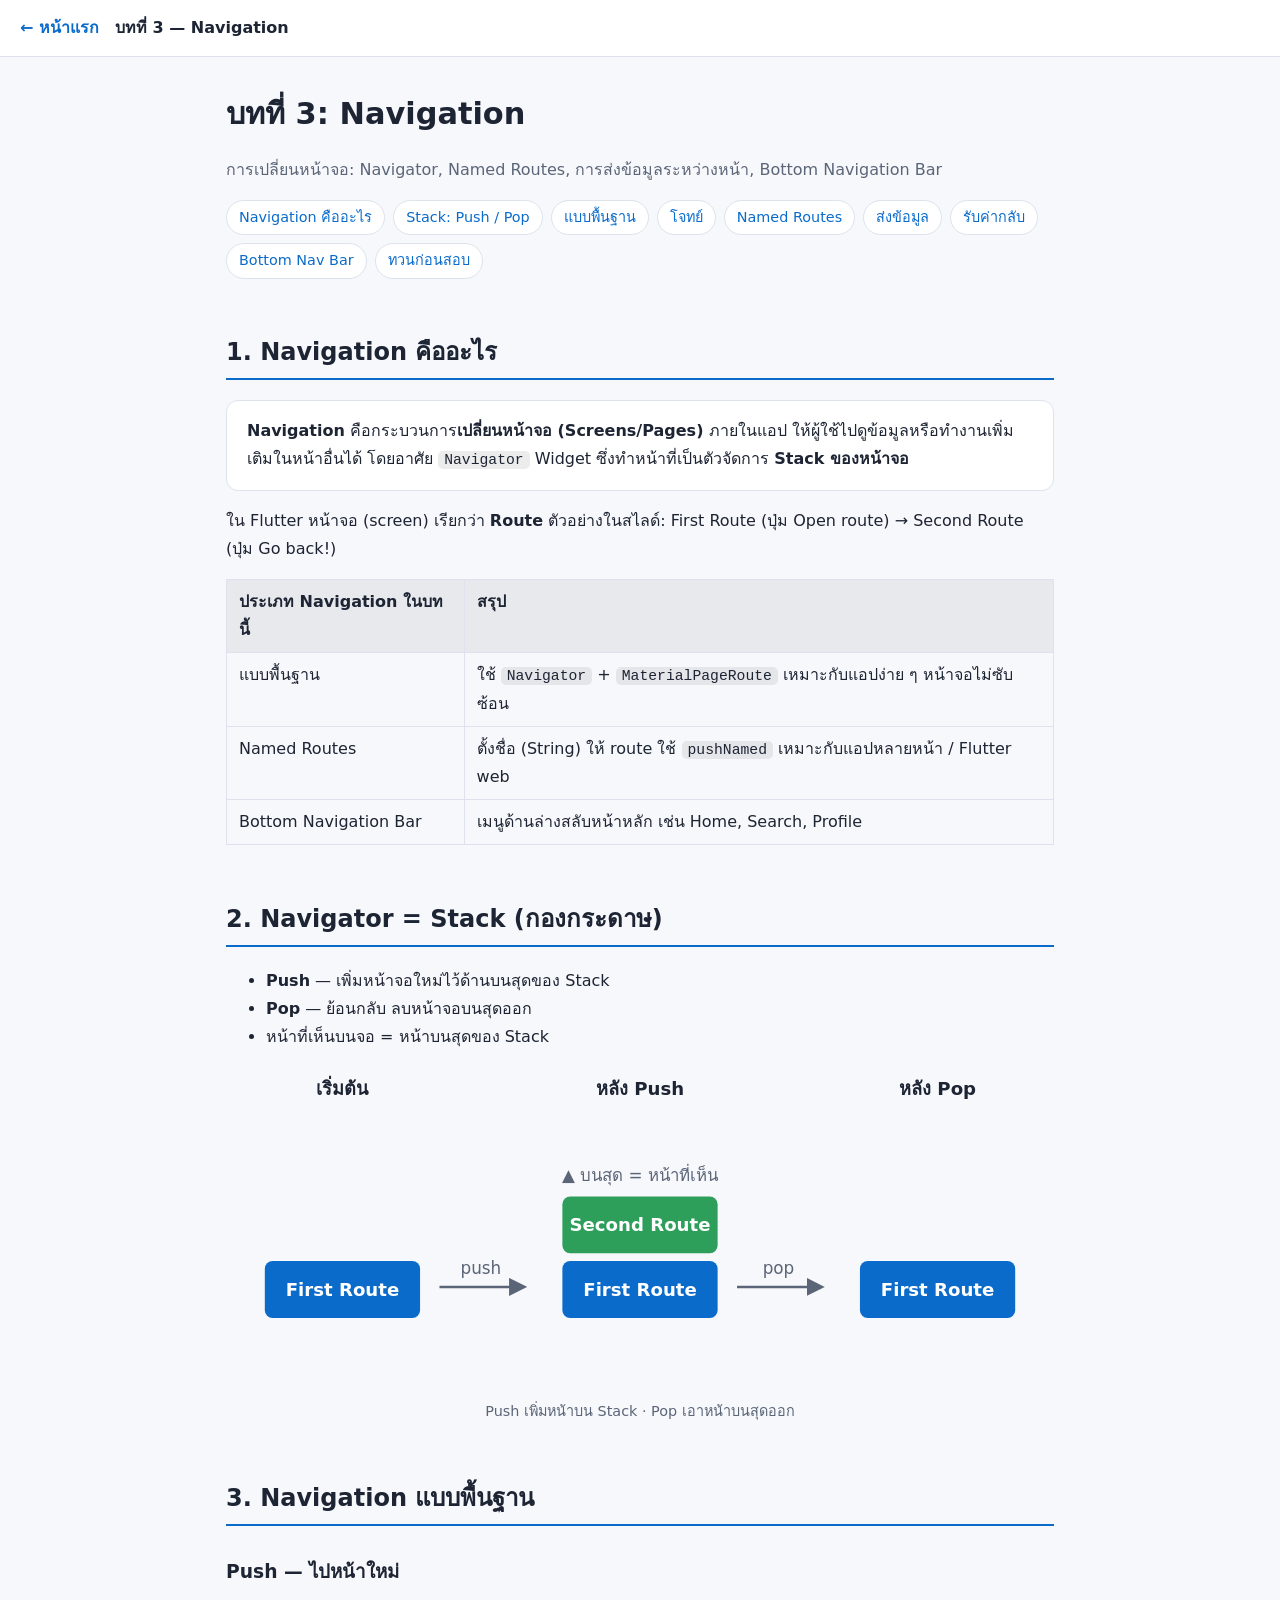
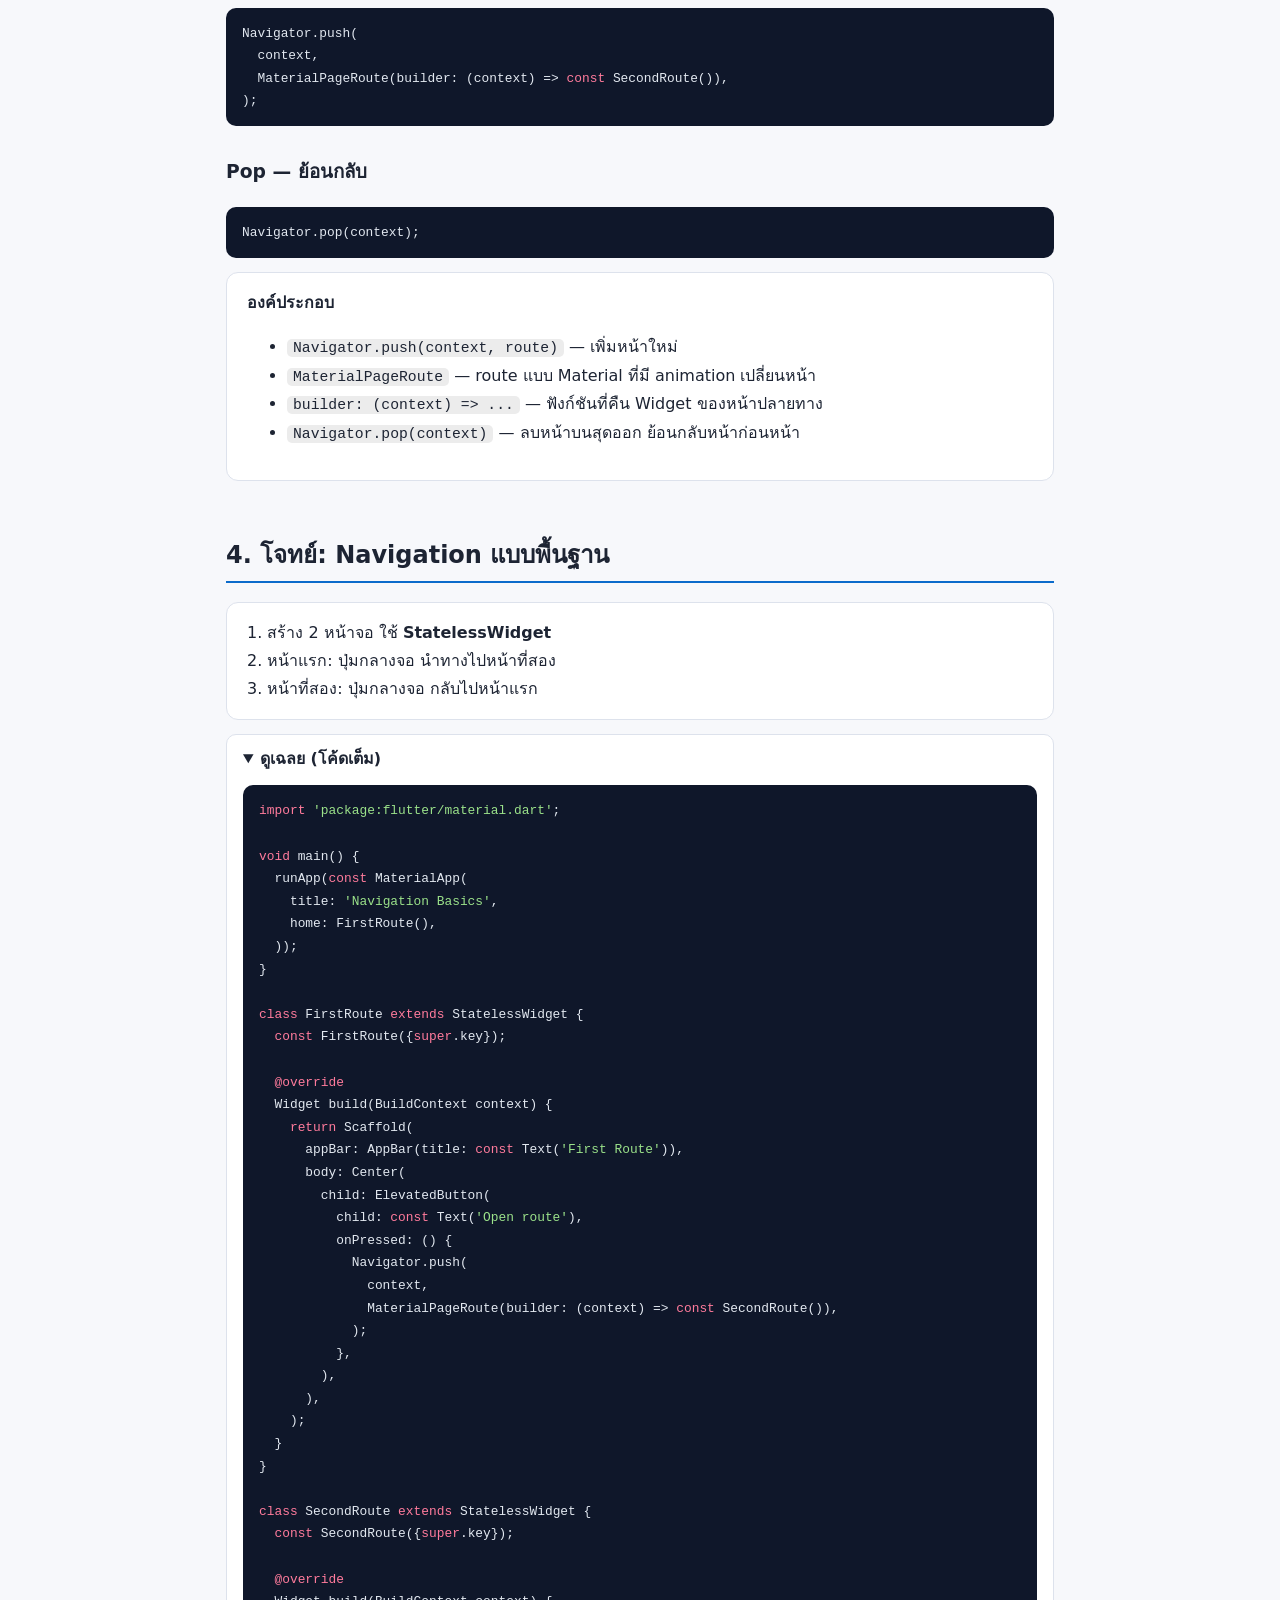
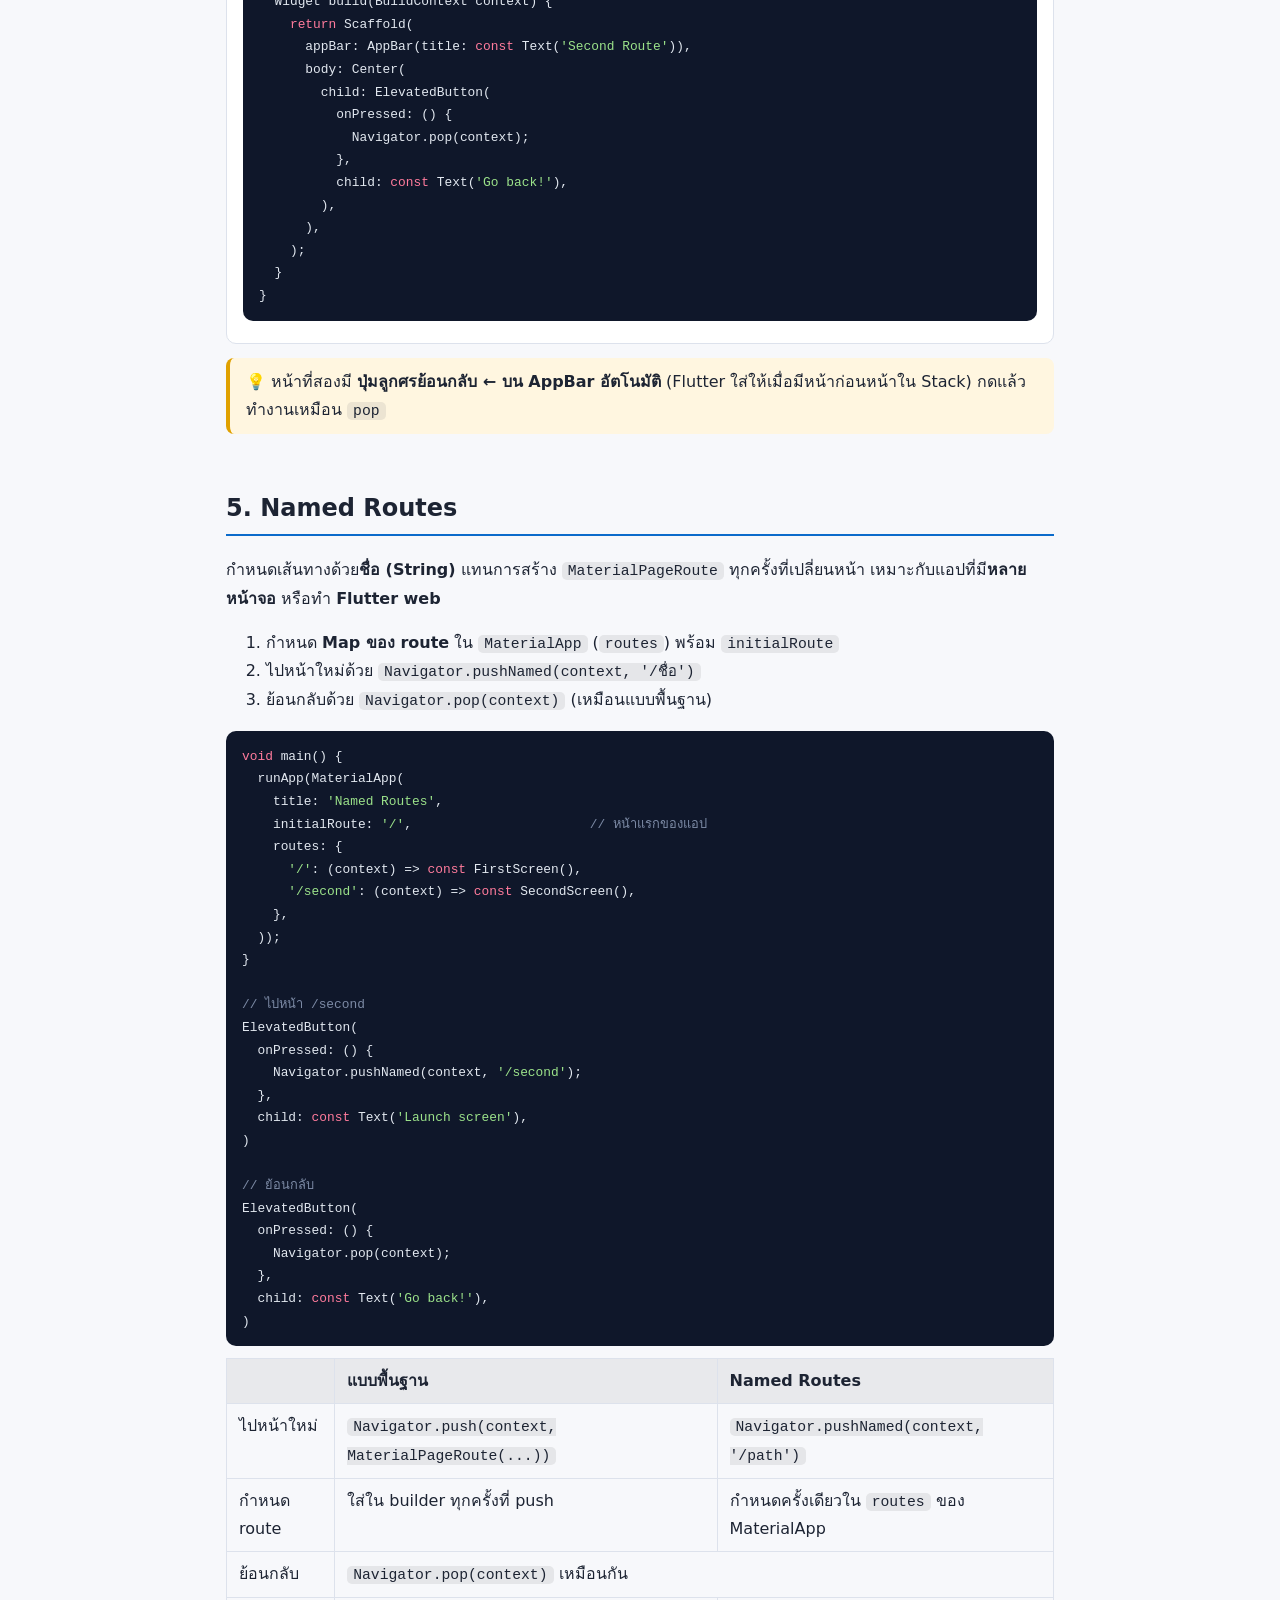
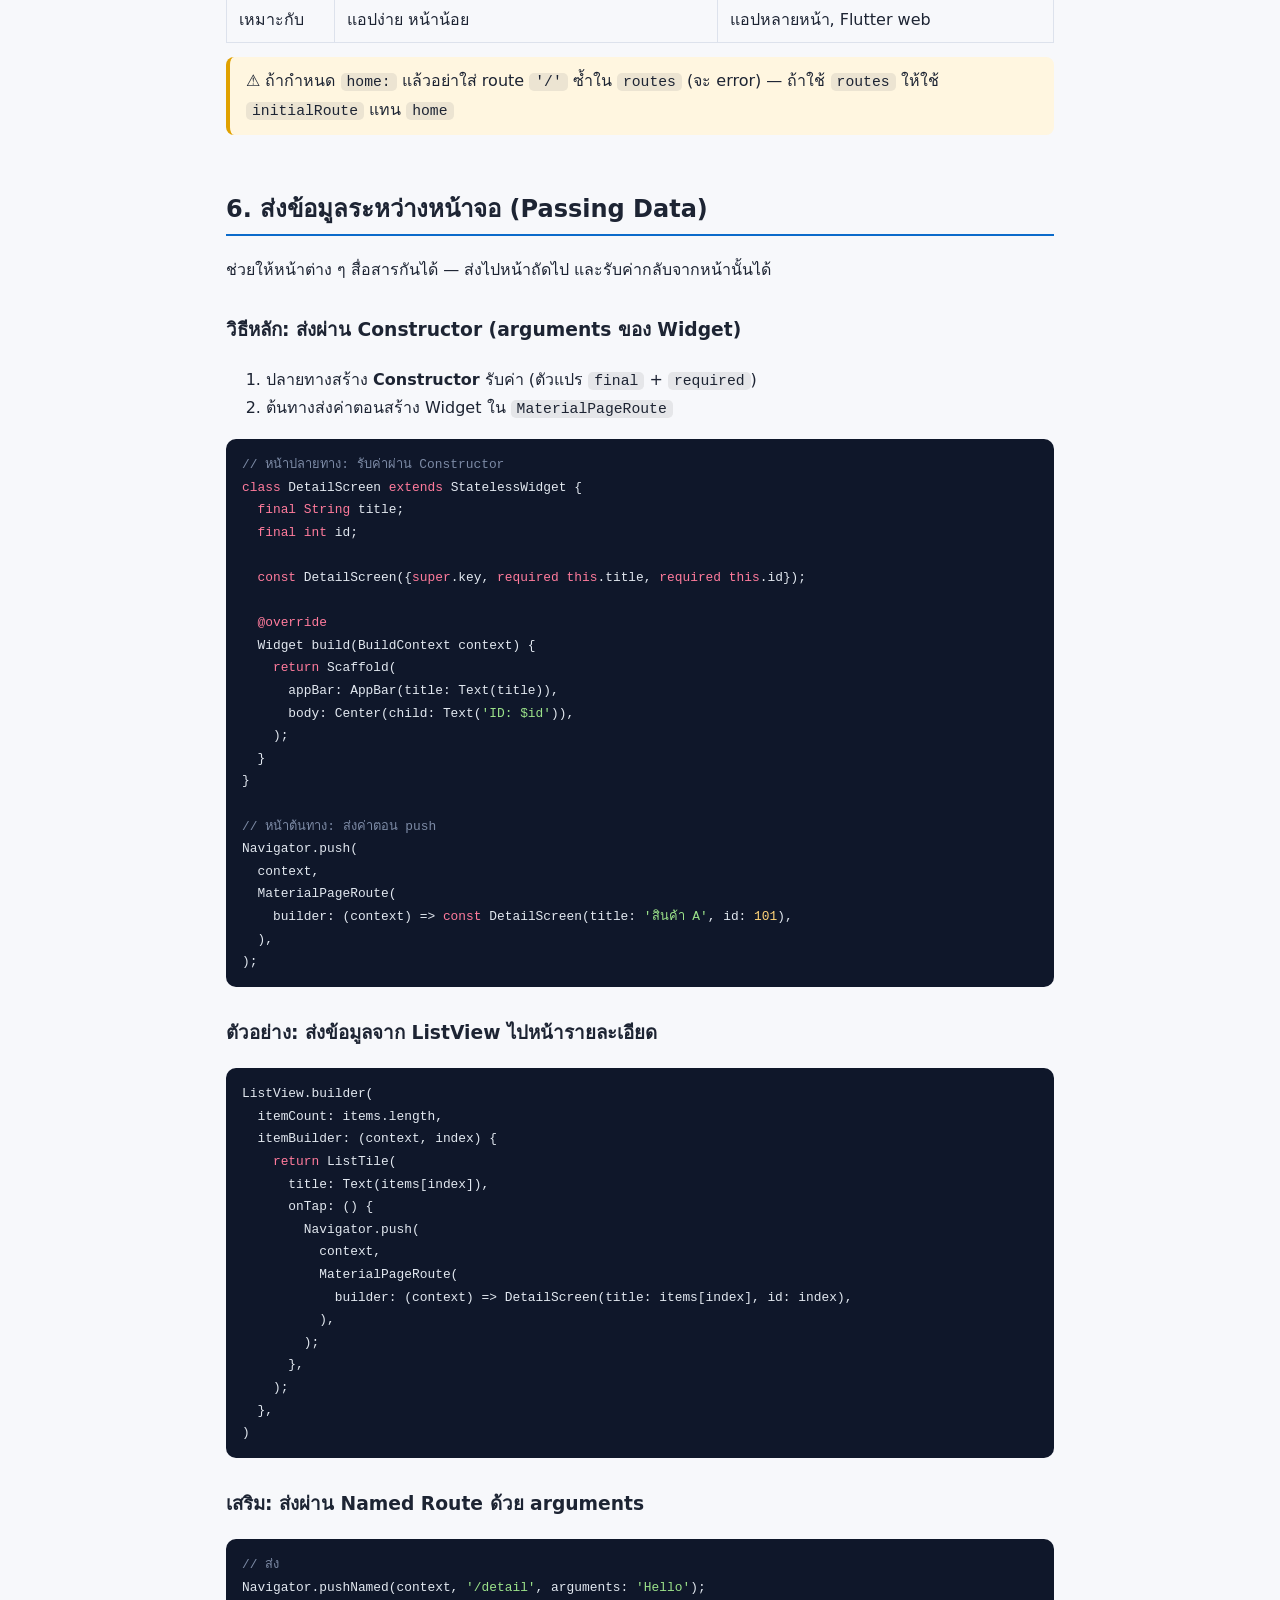
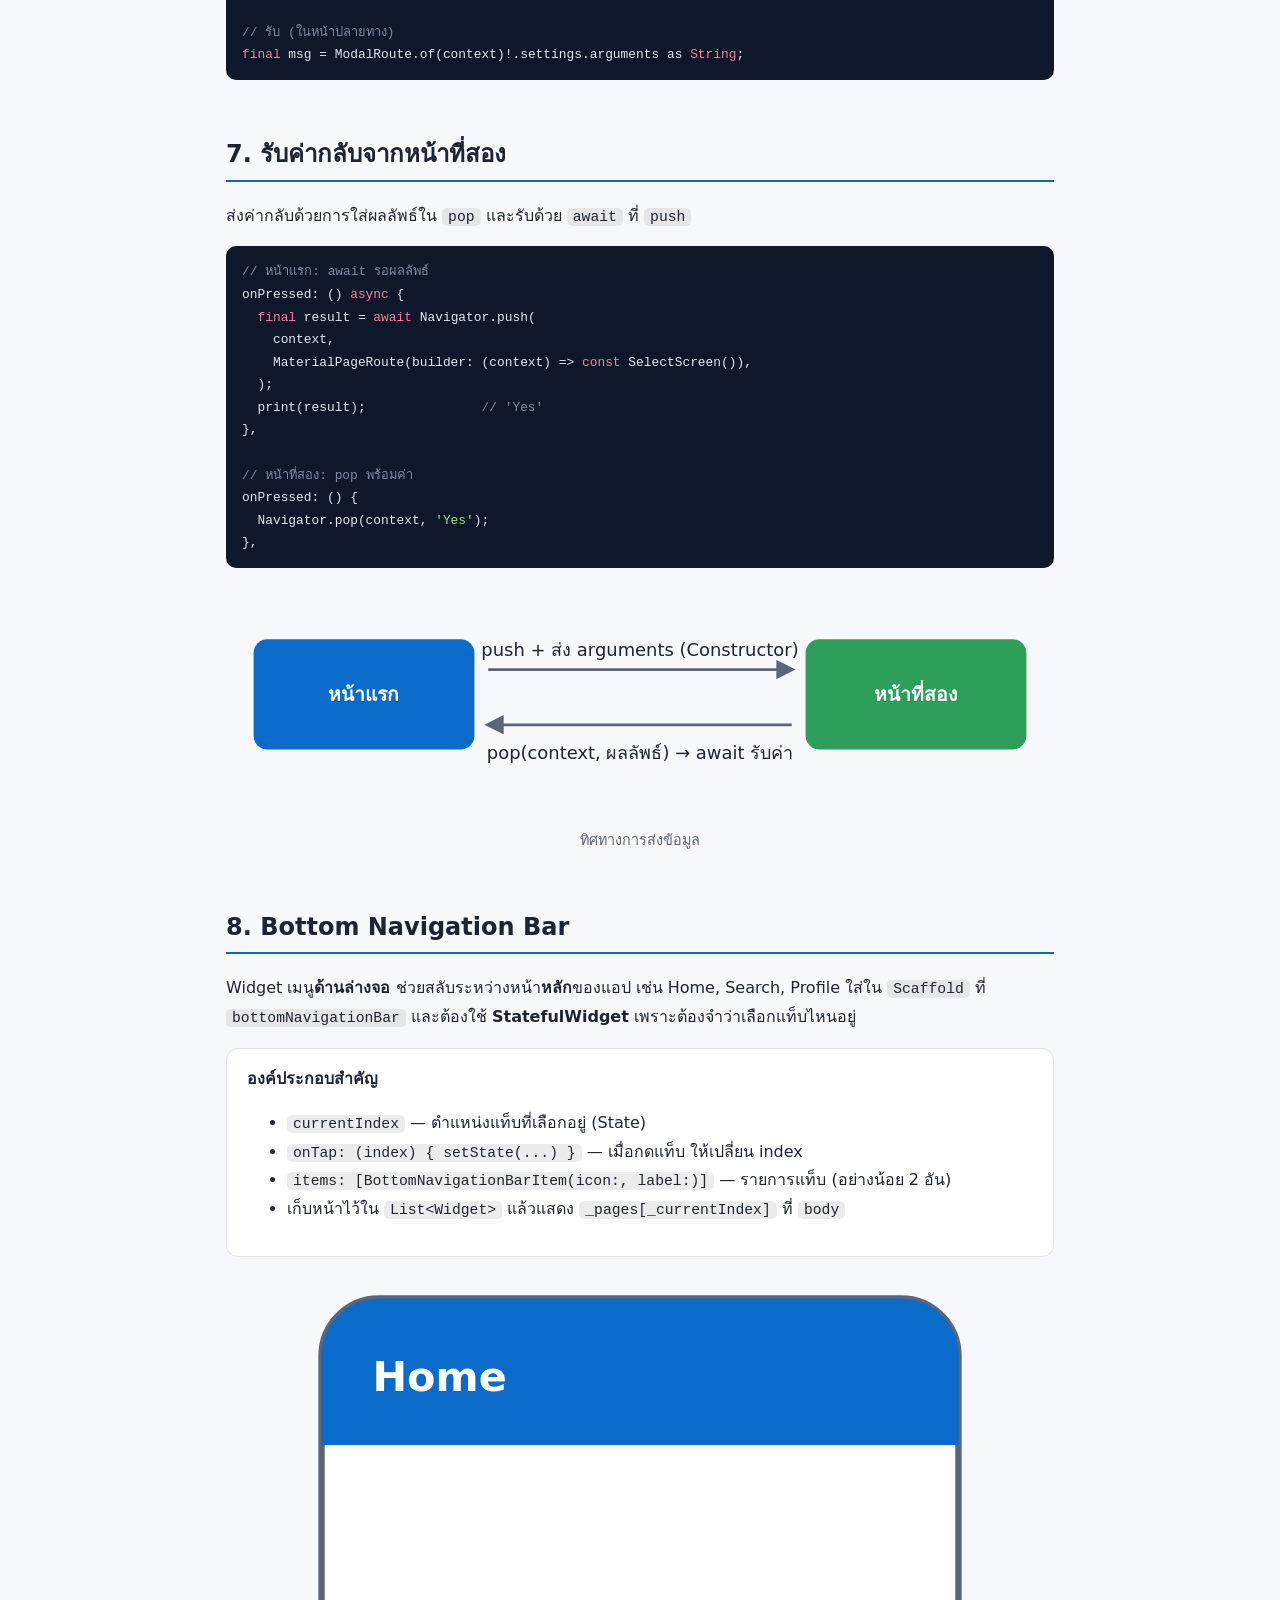
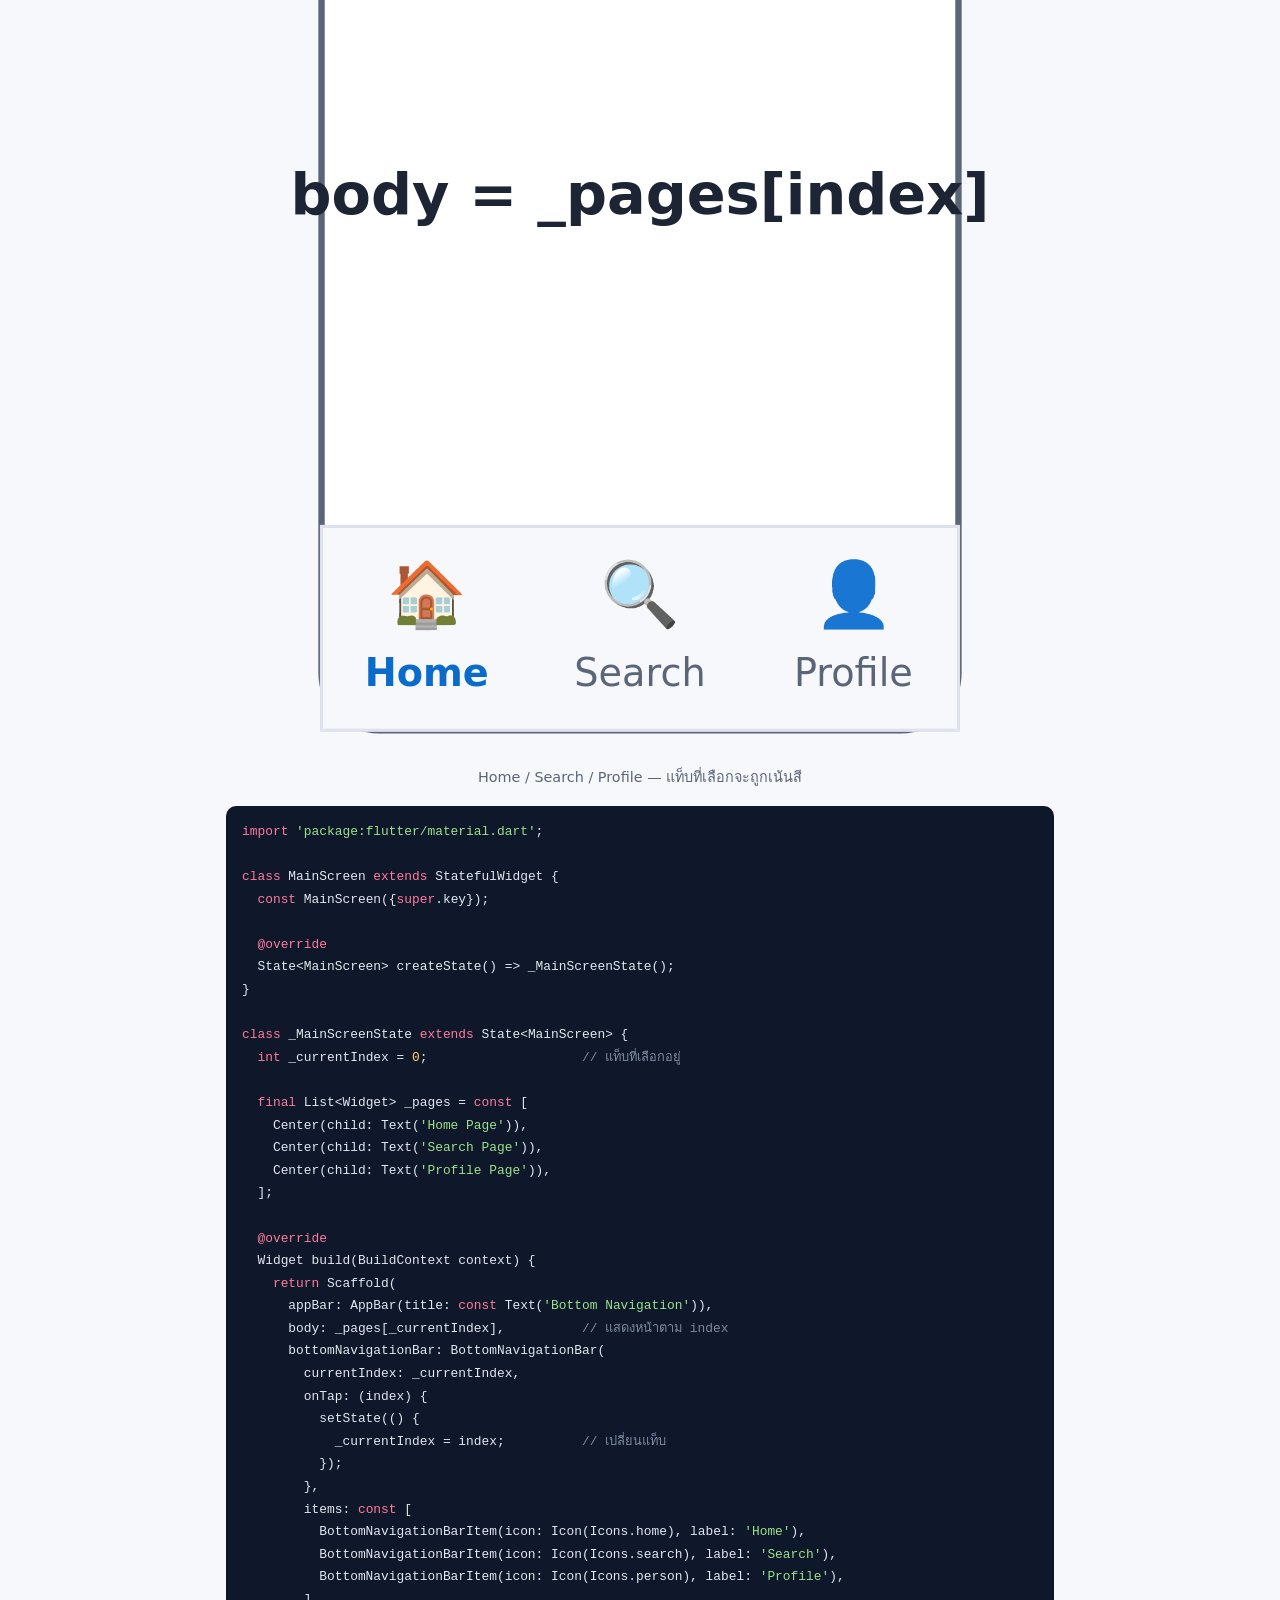
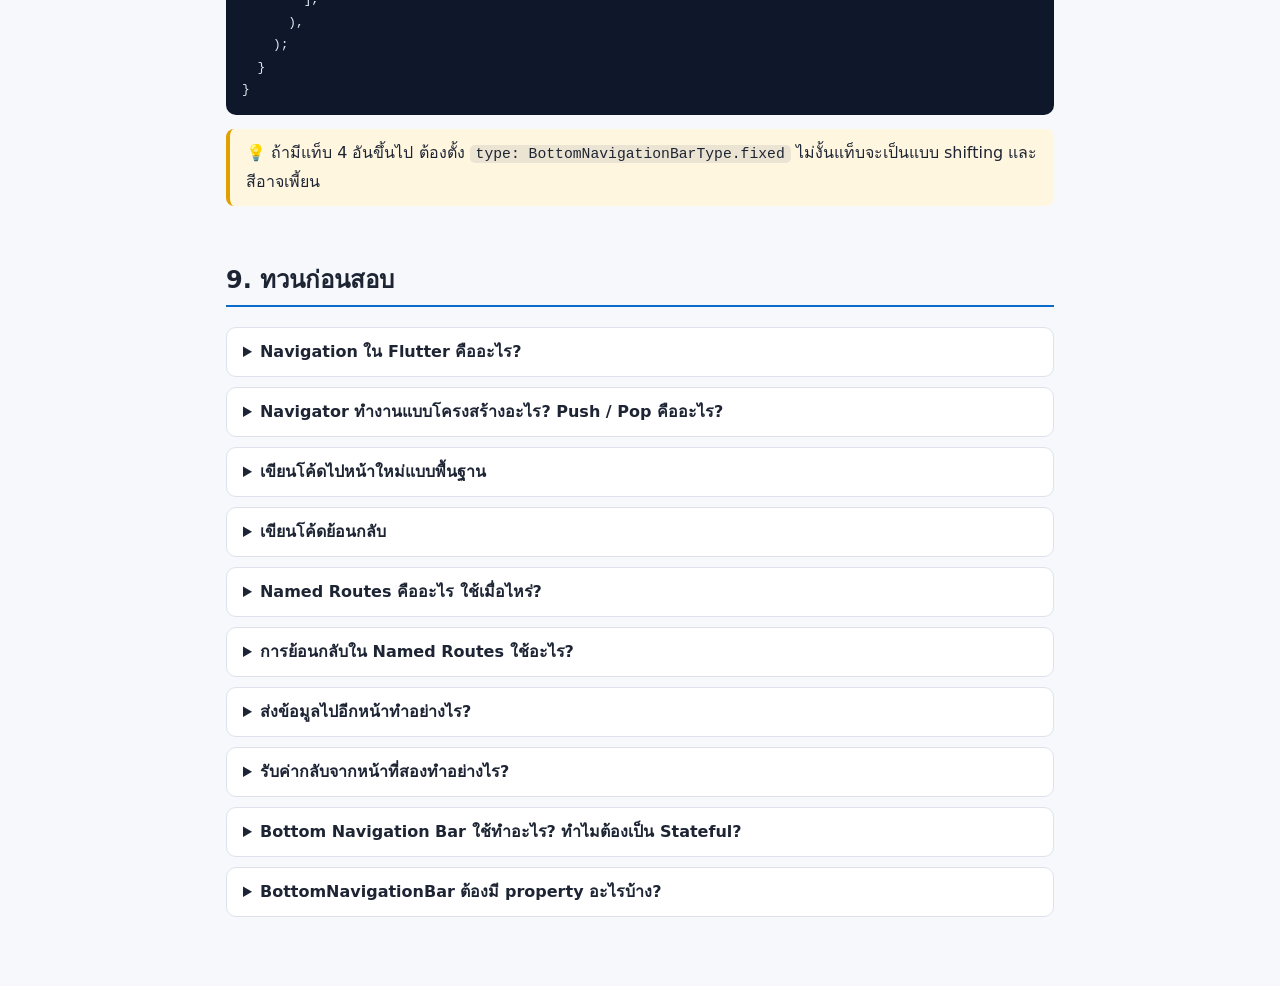
<file: chapter3.html>
<!DOCTYPE html>
<html lang="th">
<head>
<meta charset="utf-8">
<meta name="viewport" content="width=device-width, initial-scale=1">
<title>บทที่ 3 Navigation — สรุปสอบบรรยาย Flutter Mobile</title>
<link rel="stylesheet" href="style.css">
</head>
<body>
<header class="top"><a href="index.html">← หน้าแรก</a><strong>บทที่ 3 — Navigation</strong></header>
<main>
<h1>บทที่ 3: Navigation</h1>
<p style="color:var(--muted)">การเปลี่ยนหน้าจอ: Navigator, Named Routes, การส่งข้อมูลระหว่างหน้า, Bottom Navigation Bar</p>

<nav class="toc">
<a href="#what">Navigation คืออะไร</a>
<a href="#stack">Stack: Push / Pop</a>
<a href="#basic">แบบพื้นฐาน</a>
<a href="#ex1">โจทย์</a>
<a href="#named">Named Routes</a>
<a href="#pass">ส่งข้อมูล</a>
<a href="#back">รับค่ากลับ</a>
<a href="#bottom">Bottom Nav Bar</a>
<a href="#quiz">ทวนก่อนสอบ</a>
</nav>

<h2 id="what">1. Navigation คืออะไร</h2>
<div class="card">
<b>Navigation</b> คือกระบวนการ<b>เปลี่ยนหน้าจอ (Screens/Pages)</b> ภายในแอป ให้ผู้ใช้ไปดูข้อมูลหรือทำงานเพิ่มเติมในหน้าอื่นได้ โดยอาศัย <code>Navigator</code> Widget ซึ่งทำหน้าที่เป็นตัวจัดการ <b>Stack ของหน้าจอ</b>
</div>
<p>ใน Flutter หน้าจอ (screen) เรียกว่า <b>Route</b> ตัวอย่างในสไลด์: First Route (ปุ่ม Open route) → Second Route (ปุ่ม Go back!)</p>
<table>
<tr><th>ประเภท Navigation ในบทนี้</th><th>สรุป</th></tr>
<tr><td>แบบพื้นฐาน</td><td>ใช้ <code>Navigator</code> + <code>MaterialPageRoute</code> เหมาะกับแอปง่าย ๆ หน้าจอไม่ซับซ้อน</td></tr>
<tr><td>Named Routes</td><td>ตั้งชื่อ (String) ให้ route ใช้ <code>pushNamed</code> เหมาะกับแอปหลายหน้า / Flutter web</td></tr>
<tr><td>Bottom Navigation Bar</td><td>เมนูด้านล่างสลับหน้าหลัก เช่น Home, Search, Profile</td></tr>
</table>

<h2 id="stack">2. Navigator = Stack (กองกระดาษ)</h2>
<ul>
<li><b>Push</b> — เพิ่มหน้าจอใหม่ไว้ด้านบนสุดของ Stack</li>
<li><b>Pop</b> — ย้อนกลับ ลบหน้าจอบนสุดออก</li>
<li>หน้าที่เห็นบนจอ = หน้าบนสุดของ Stack</li>
</ul>
<figure class="fig">
<svg viewBox="0 0 640 250" xmlns="http://www.w3.org/2000/svg" role="img" aria-label="Navigator stack push pop">
<style>.sh{font:600 14px system-ui,sans-serif;text-anchor:middle}.ar{stroke:var(--muted);stroke-width:2;fill:none;marker-end:url(#a)}.lb{fill:var(--muted);font:13px system-ui,sans-serif;text-anchor:middle}.ti{fill:var(--text);font:600 14px system-ui,sans-serif;text-anchor:middle}</style>
<defs><marker id="a" viewBox="0 0 10 10" refX="8" refY="5" markerWidth="7" markerHeight="7" orient="auto"><path d="M0 0L10 5L0 10z" fill="var(--muted)"/></marker></defs>
<text class="ti" x="90" y="22">เริ่มต้น</text>
<rect x="30" y="150" width="120" height="44" rx="6" fill="#0b6bcb"/><text class="sh" x="90" y="177" fill="#fff">First Route</text>
<path class="ar" d="M165 170H230"/><text class="lb" x="197" y="160">push</text>
<text class="ti" x="320" y="22">หลัง Push</text>
<rect x="260" y="150" width="120" height="44" rx="6" fill="#0b6bcb"/><text class="sh" x="320" y="177" fill="#fff">First Route</text>
<rect x="260" y="100" width="120" height="44" rx="6" fill="#2e9e5b"/><text class="sh" x="320" y="127" fill="#fff">Second Route</text>
<text class="lb" x="320" y="88">▲ บนสุด = หน้าที่เห็น</text>
<path class="ar" d="M395 170H460"/><text class="lb" x="427" y="160">pop</text>
<text class="ti" x="550" y="22">หลัง Pop</text>
<rect x="490" y="150" width="120" height="44" rx="6" fill="#0b6bcb"/><text class="sh" x="550" y="177" fill="#fff">First Route</text>
</svg>
<figcaption>Push เพิ่มหน้าบน Stack · Pop เอาหน้าบนสุดออก</figcaption>
</figure>

<h2 id="basic">3. Navigation แบบพื้นฐาน</h2>
<h3>Push — ไปหน้าใหม่</h3>
<pre><code>Navigator.push(
  context,
  MaterialPageRoute(builder: (context) =&gt; const SecondRoute()),
);</code></pre>
<h3>Pop — ย้อนกลับ</h3>
<pre><code>Navigator.pop(context);</code></pre>
<div class="card">
<b>องค์ประกอบ</b>
<ul>
<li><code>Navigator.push(context, route)</code> — เพิ่มหน้าใหม่</li>
<li><code>MaterialPageRoute</code> — route แบบ Material ที่มี animation เปลี่ยนหน้า</li>
<li><code>builder: (context) =&gt; ...</code> — ฟังก์ชันที่คืน Widget ของหน้าปลายทาง</li>
<li><code>Navigator.pop(context)</code> — ลบหน้าบนสุดออก ย้อนกลับหน้าก่อนหน้า</li>
</ul></div>

<h2 id="ex1">4. โจทย์: Navigation แบบพื้นฐาน</h2>
<div class="card">
1. สร้าง 2 หน้าจอ ใช้ <b>StatelessWidget</b><br>
2. หน้าแรก: ปุ่มกลางจอ นำทางไปหน้าที่สอง<br>
3. หน้าที่สอง: ปุ่มกลางจอ กลับไปหน้าแรก
</div>
<details open><summary>ดูเฉลย (โค้ดเต็ม)</summary>
<pre><code>import 'package:flutter/material.dart';

void main() {
  runApp(const MaterialApp(
    title: 'Navigation Basics',
    home: FirstRoute(),
  ));
}

class FirstRoute extends StatelessWidget {
  const FirstRoute({super.key});

  @override
  Widget build(BuildContext context) {
    return Scaffold(
      appBar: AppBar(title: const Text('First Route')),
      body: Center(
        child: ElevatedButton(
          child: const Text('Open route'),
          onPressed: () {
            Navigator.push(
              context,
              MaterialPageRoute(builder: (context) =&gt; const SecondRoute()),
            );
          },
        ),
      ),
    );
  }
}

class SecondRoute extends StatelessWidget {
  const SecondRoute({super.key});

  @override
  Widget build(BuildContext context) {
    return Scaffold(
      appBar: AppBar(title: const Text('Second Route')),
      body: Center(
        child: ElevatedButton(
          onPressed: () {
            Navigator.pop(context);
          },
          child: const Text('Go back!'),
        ),
      ),
    );
  }
}</code></pre></details>
<div class="tip">💡 หน้าที่สองมี <b>ปุ่มลูกศรย้อนกลับ ← บน AppBar อัตโนมัติ</b> (Flutter ใส่ให้เมื่อมีหน้าก่อนหน้าใน Stack) กดแล้วทำงานเหมือน <code>pop</code></div>

<h2 id="named">5. Named Routes</h2>
<p>กำหนดเส้นทางด้วย<b>ชื่อ (String)</b> แทนการสร้าง <code>MaterialPageRoute</code> ทุกครั้งที่เปลี่ยนหน้า เหมาะกับแอปที่มี<b>หลายหน้าจอ</b> หรือทำ <b>Flutter web</b></p>
<ol>
<li>กำหนด <b>Map ของ route</b> ใน <code>MaterialApp</code> (<code>routes</code>) พร้อม <code>initialRoute</code></li>
<li>ไปหน้าใหม่ด้วย <code>Navigator.pushNamed(context, '/ชื่อ')</code></li>
<li>ย้อนกลับด้วย <code>Navigator.pop(context)</code> (เหมือนแบบพื้นฐาน)</li>
</ol>
<pre><code>void main() {
  runApp(MaterialApp(
    title: 'Named Routes',
    initialRoute: '/',                       // หน้าแรกของแอป
    routes: {
      '/': (context) =&gt; const FirstScreen(),
      '/second': (context) =&gt; const SecondScreen(),
    },
  ));
}

// ไปหน้า /second
ElevatedButton(
  onPressed: () {
    Navigator.pushNamed(context, '/second');
  },
  child: const Text('Launch screen'),
)

// ย้อนกลับ
ElevatedButton(
  onPressed: () {
    Navigator.pop(context);
  },
  child: const Text('Go back!'),
)</code></pre>
<table>
<tr><th></th><th>แบบพื้นฐาน</th><th>Named Routes</th></tr>
<tr><td>ไปหน้าใหม่</td><td><code>Navigator.push(context, MaterialPageRoute(...))</code></td><td><code>Navigator.pushNamed(context, '/path')</code></td></tr>
<tr><td>กำหนด route</td><td>ใส่ใน builder ทุกครั้งที่ push</td><td>กำหนดครั้งเดียวใน <code>routes</code> ของ MaterialApp</td></tr>
<tr><td>ย้อนกลับ</td><td colspan="2"><code>Navigator.pop(context)</code> เหมือนกัน</td></tr>
<tr><td>เหมาะกับ</td><td>แอปง่าย หน้าน้อย</td><td>แอปหลายหน้า, Flutter web</td></tr>
</table>
<div class="tip">⚠️ ถ้ากำหนด <code>home:</code> แล้วอย่าใส่ route <code>'/'</code> ซ้ำใน <code>routes</code> (จะ error) — ถ้าใช้ <code>routes</code> ให้ใช้ <code>initialRoute</code> แทน <code>home</code></div>

<h2 id="pass">6. ส่งข้อมูลระหว่างหน้าจอ (Passing Data)</h2>
<p>ช่วยให้หน้าต่าง ๆ สื่อสารกันได้ — ส่งไปหน้าถัดไป และรับค่ากลับจากหน้านั้นได้</p>

<h3>วิธีหลัก: ส่งผ่าน Constructor (arguments ของ Widget)</h3>
<ol>
<li>ปลายทางสร้าง <b>Constructor</b> รับค่า (ตัวแปร <code>final</code> + <code>required</code>)</li>
<li>ต้นทางส่งค่าตอนสร้าง Widget ใน <code>MaterialPageRoute</code></li>
</ol>
<pre><code>// หน้าปลายทาง: รับค่าผ่าน Constructor
class DetailScreen extends StatelessWidget {
  final String title;
  final int id;

  const DetailScreen({super.key, required this.title, required this.id});

  @override
  Widget build(BuildContext context) {
    return Scaffold(
      appBar: AppBar(title: Text(title)),
      body: Center(child: Text('ID: $id')),
    );
  }
}

// หน้าต้นทาง: ส่งค่าตอน push
Navigator.push(
  context,
  MaterialPageRoute(
    builder: (context) =&gt; const DetailScreen(title: 'สินค้า A', id: 101),
  ),
);</code></pre>

<h3>ตัวอย่าง: ส่งข้อมูลจาก ListView ไปหน้ารายละเอียด</h3>
<pre><code>ListView.builder(
  itemCount: items.length,
  itemBuilder: (context, index) {
    return ListTile(
      title: Text(items[index]),
      onTap: () {
        Navigator.push(
          context,
          MaterialPageRoute(
            builder: (context) =&gt; DetailScreen(title: items[index], id: index),
          ),
        );
      },
    );
  },
)</code></pre>

<h3>เสริม: ส่งผ่าน Named Route ด้วย arguments</h3>
<pre><code>// ส่ง
Navigator.pushNamed(context, '/detail', arguments: 'Hello');

// รับ (ในหน้าปลายทาง)
final msg = ModalRoute.of(context)!.settings.arguments as String;</code></pre>

<h2 id="back">7. รับค่ากลับจากหน้าที่สอง</h2>
<p>ส่งค่ากลับด้วยการใส่ผลลัพธ์ใน <code>pop</code> และรับด้วย <code>await</code> ที่ <code>push</code></p>
<pre><code>// หน้าแรก: await รอผลลัพธ์
onPressed: () async {
  final result = await Navigator.push(
    context,
    MaterialPageRoute(builder: (context) =&gt; const SelectScreen()),
  );
  print(result);               // 'Yes'
},

// หน้าที่สอง: pop พร้อมค่า
onPressed: () {
  Navigator.pop(context, 'Yes');
},</code></pre>
<figure class="fig">
<svg viewBox="0 0 600 170" xmlns="http://www.w3.org/2000/svg" role="img" aria-label="ส่งข้อมูลไป-กลับ">
<style>.t{fill:#fff;font:600 14px system-ui,sans-serif;text-anchor:middle}.l{fill:var(--text);font:13px system-ui,sans-serif;text-anchor:middle}.ar{stroke:var(--muted);stroke-width:2;fill:none;marker-end:url(#b)}</style>
<defs><marker id="b" viewBox="0 0 10 10" refX="8" refY="5" markerWidth="7" markerHeight="7" orient="auto"><path d="M0 0L10 5L0 10z" fill="var(--muted)"/></marker></defs>
<rect x="20" y="40" width="160" height="80" rx="10" fill="#0b6bcb"/><text class="t" x="100" y="85">หน้าแรก</text>
<rect x="420" y="40" width="160" height="80" rx="10" fill="#2e9e5b"/><text class="t" x="500" y="85">หน้าที่สอง</text>
<path class="ar" d="M190 62H410"/><text class="l" x="300" y="52">push + ส่ง arguments (Constructor)</text>
<path class="ar" d="M410 102H190"/><text class="l" x="300" y="127">pop(context, ผลลัพธ์) → await รับค่า</text>
</svg>
<figcaption>ทิศทางการส่งข้อมูล</figcaption>
</figure>

<h2 id="bottom">8. Bottom Navigation Bar</h2>
<p>Widget เมนู<b>ด้านล่างจอ</b> ช่วยสลับระหว่างหน้า<b>หลัก</b>ของแอป เช่น Home, Search, Profile ใส่ใน <code>Scaffold</code> ที่ <code>bottomNavigationBar</code> และต้องใช้ <b>StatefulWidget</b> เพราะต้องจำว่าเลือกแท็บไหนอยู่</p>
<div class="card"><b>องค์ประกอบสำคัญ</b>
<ul>
<li><code>currentIndex</code> — ตำแหน่งแท็บที่เลือกอยู่ (State)</li>
<li><code>onTap: (index) { setState(...) }</code> — เมื่อกดแท็บ ให้เปลี่ยน index</li>
<li><code>items: [BottomNavigationBarItem(icon:, label:)]</code> — รายการแท็บ (อย่างน้อย 2 อัน)</li>
<li>เก็บหน้าไว้ใน <code>List&lt;Widget&gt;</code> แล้วแสดง <code>_pages[_currentIndex]</code> ที่ <code>body</code></li>
</ul></div>
<figure class="fig">
<svg viewBox="0 0 260 340" xmlns="http://www.w3.org/2000/svg" role="img" aria-label="Bottom navigation bar">
<style>.i{font:12px system-ui,sans-serif;text-anchor:middle}</style>
<rect x="30" y="8" width="200" height="324" rx="18" fill="var(--card)" stroke="var(--muted)" stroke-width="2"/>
<path d="M30 26a18 18 0 0 1 18-18h164a18 18 0 0 1 18 18v28H30z" fill="#0b6bcb"/>
<text x="46" y="37" fill="#fff" font-family="system-ui,sans-serif" font-weight="600" font-size="13">Home</text>
<text x="130" y="170" text-anchor="middle" fill="var(--text)" font-family="system-ui,sans-serif" font-size="18" font-weight="600">body = _pages[index]</text>
<rect x="30" y="268" width="200" height="64" rx="0" fill="var(--bg)" stroke="var(--line)"/>
<g class="i"><text x="63" y="296" fill="#0b6bcb" font-size="20">🏠</text><text x="63" y="318" fill="#0b6bcb" font-weight="600">Home</text>
<text x="130" y="296" font-size="20">🔍</text><text x="130" y="318" fill="var(--muted)">Search</text>
<text x="197" y="296" font-size="20">👤</text><text x="197" y="318" fill="var(--muted)">Profile</text></g>
</svg>
<figcaption>Home / Search / Profile — แท็บที่เลือกจะถูกเน้นสี</figcaption>
</figure>
<pre><code>import 'package:flutter/material.dart';

class MainScreen extends StatefulWidget {
  const MainScreen({super.key});

  @override
  State&lt;MainScreen&gt; createState() =&gt; _MainScreenState();
}

class _MainScreenState extends State&lt;MainScreen&gt; {
  int _currentIndex = 0;                    // แท็บที่เลือกอยู่

  final List&lt;Widget&gt; _pages = const [
    Center(child: Text('Home Page')),
    Center(child: Text('Search Page')),
    Center(child: Text('Profile Page')),
  ];

  @override
  Widget build(BuildContext context) {
    return Scaffold(
      appBar: AppBar(title: const Text('Bottom Navigation')),
      body: _pages[_currentIndex],          // แสดงหน้าตาม index
      bottomNavigationBar: BottomNavigationBar(
        currentIndex: _currentIndex,
        onTap: (index) {
          setState(() {
            _currentIndex = index;          // เปลี่ยนแท็บ
          });
        },
        items: const [
          BottomNavigationBarItem(icon: Icon(Icons.home), label: 'Home'),
          BottomNavigationBarItem(icon: Icon(Icons.search), label: 'Search'),
          BottomNavigationBarItem(icon: Icon(Icons.person), label: 'Profile'),
        ],
      ),
    );
  }
}</code></pre>
<div class="tip">💡 ถ้ามีแท็บ 4 อันขึ้นไป ต้องตั้ง <code>type: BottomNavigationBarType.fixed</code> ไม่งั้นแท็บจะเป็นแบบ shifting และสีอาจเพี้ยน</div>

<h2 id="quiz">9. ทวนก่อนสอบ</h2>
<details><summary>Navigation ใน Flutter คืออะไร?</summary>กระบวนการเปลี่ยนหน้าจอภายในแอป โดยใช้ Navigator Widget ที่จัดการ Stack ของหน้าจอ</details>
<details><summary>Navigator ทำงานแบบโครงสร้างอะไร? Push / Pop คืออะไร?</summary>แบบ Stack (กองกระดาษ) · Push = วางหน้าใหม่บนสุดของ Stack · Pop = ลบหน้าบนสุดออกเพื่อย้อนกลับ</details>
<details><summary>เขียนโค้ดไปหน้าใหม่แบบพื้นฐาน</summary><code>Navigator.push(context, MaterialPageRoute(builder: (context) =&gt; const SecondRoute()));</code></details>
<details><summary>เขียนโค้ดย้อนกลับ</summary><code>Navigator.pop(context);</code></details>
<details><summary>Named Routes คืออะไร ใช้เมื่อไหร่?</summary>การกำหนด route ด้วยชื่อ (String) ผ่าน Map <code>routes</code> ใน MaterialApp แล้วใช้ <code>pushNamed</code> เหมาะกับแอปหลายหน้าและ Flutter web</details>
<details><summary>การย้อนกลับใน Named Routes ใช้อะไร?</summary><code>Navigator.pop(context)</code> เหมือนแบบพื้นฐาน</details>
<details><summary>ส่งข้อมูลไปอีกหน้าทำอย่างไร?</summary>สร้าง Constructor ในหน้าปลายทางรับค่า (<code>final</code> + <code>required</code>) แล้วส่งค่าตอนสร้าง Widget ใน MaterialPageRoute</details>
<details><summary>รับค่ากลับจากหน้าที่สองทำอย่างไร?</summary>หน้าที่สอง <code>Navigator.pop(context, ค่า)</code> · หน้าแรก <code>final r = await Navigator.push(...)</code></details>
<details><summary>Bottom Navigation Bar ใช้ทำอะไร? ทำไมต้องเป็น Stateful?</summary>เมนูด้านล่างสลับหน้าหลัก (Home, Search, Profile) · ต้อง Stateful เพราะต้องเก็บ <code>currentIndex</code> และเรียก <code>setState()</code> เมื่อกดแท็บ</details>
<details><summary>BottomNavigationBar ต้องมี property อะไรบ้าง?</summary><code>items</code> (อย่างน้อย 2 รายการ), <code>currentIndex</code>, <code>onTap</code></details>
</main>
<script>
(function(){
  var esc=function(s){return s.replace(/&/g,'&amp;').replace(/</g,'&lt;').replace(/>/g,'&gt;')};
  var kw='class|extends|const|final|return|void|import|required|int|double|String|super|static|true|false|null|this|var|late|new|async|await';
  var re=new RegExp('(\\/\\/[^\\n]*)|(\'(?:\\\\.|[^\'\\\\\\n])*\'|"(?:\\\\.|[^"\\\\\\n])*")|(@override)|\\b('+kw+')\\b|\\b(\\d+(?:\\.\\d+)?)\\b','g');
  document.querySelectorAll('pre code').forEach(function(el){
    var src=el.textContent,out='',last=0,m;
    re.lastIndex=0;
    while((m=re.exec(src))){
      out+=esc(src.slice(last,m.index));
      var cls=m[1]?'c':m[2]?'s':m[3]?'k':m[4]?'k':'n';
      out+='<span class="'+cls+'">'+esc(m[0])+'</span>';
      last=m.index+m[0].length;
    }
    out+=esc(src.slice(last));
    el.innerHTML=out;
  });
})();
</script>
</body>
</html>
</file>
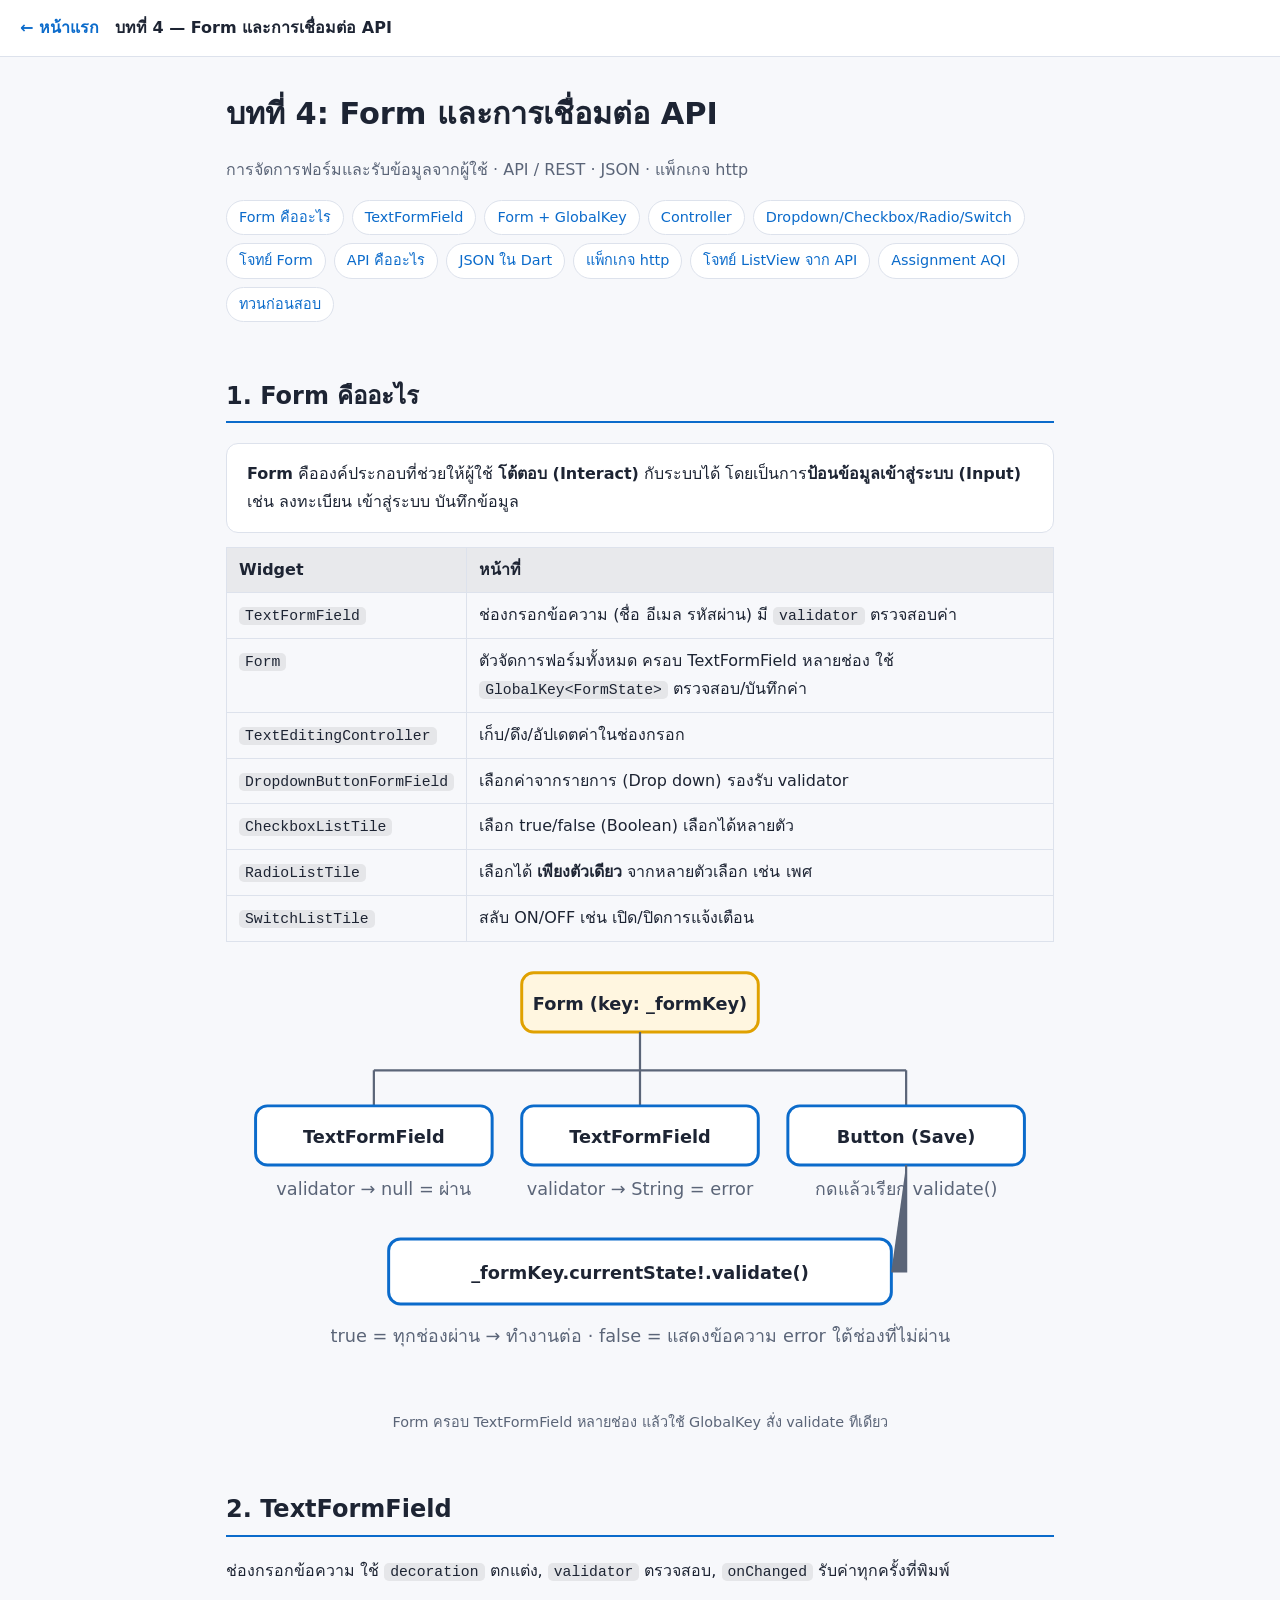
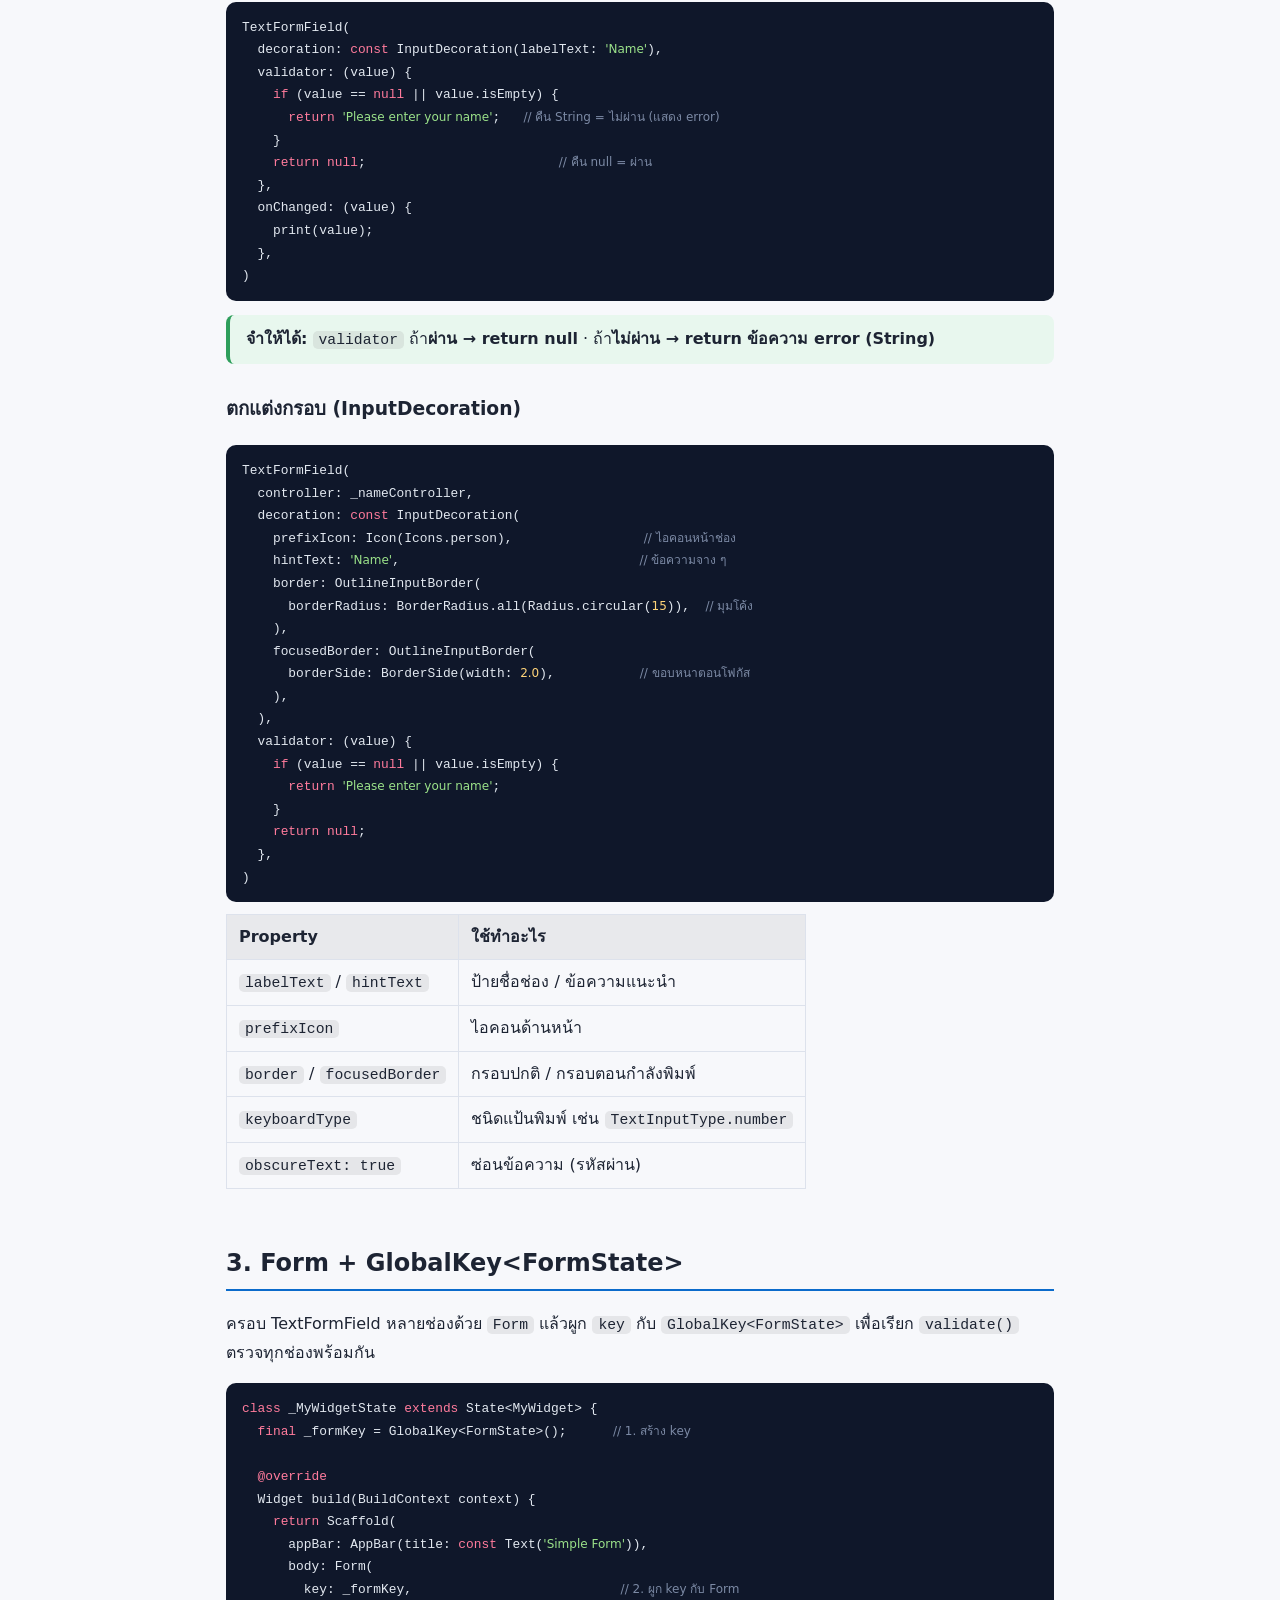
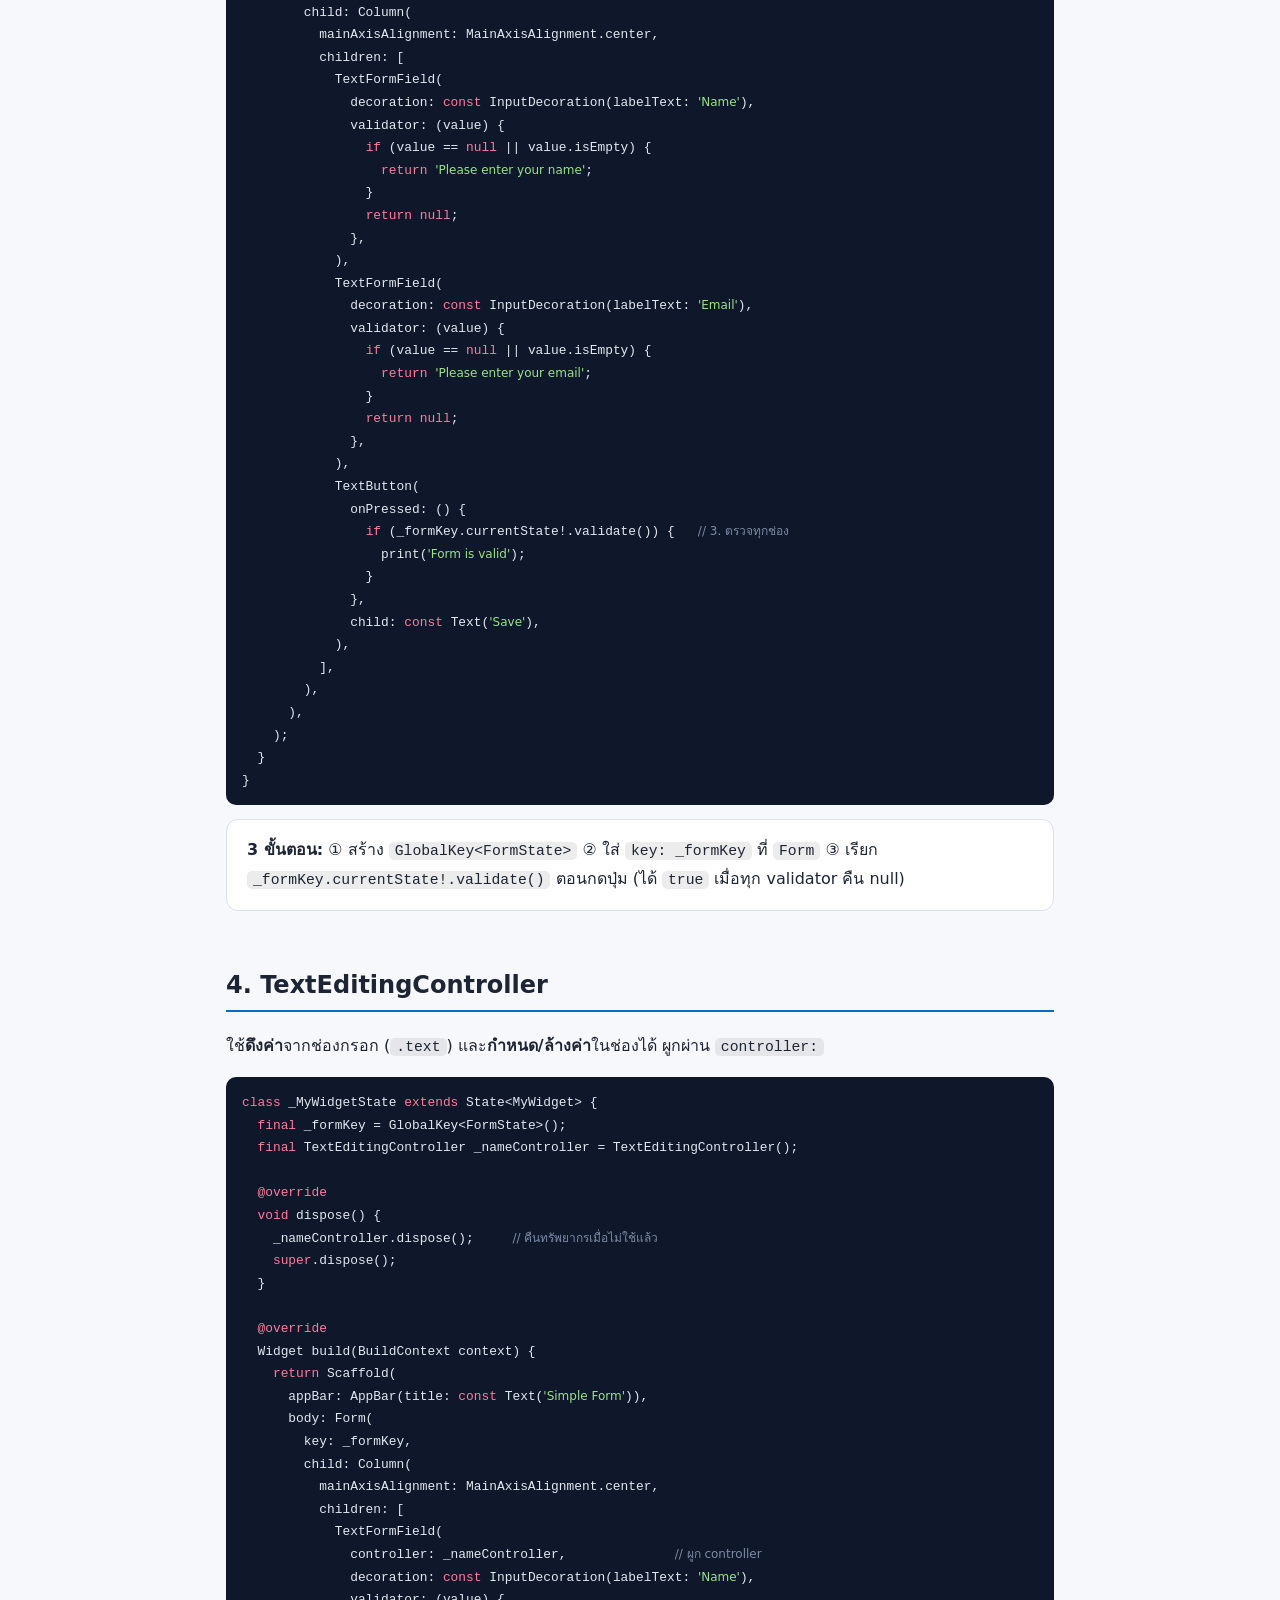
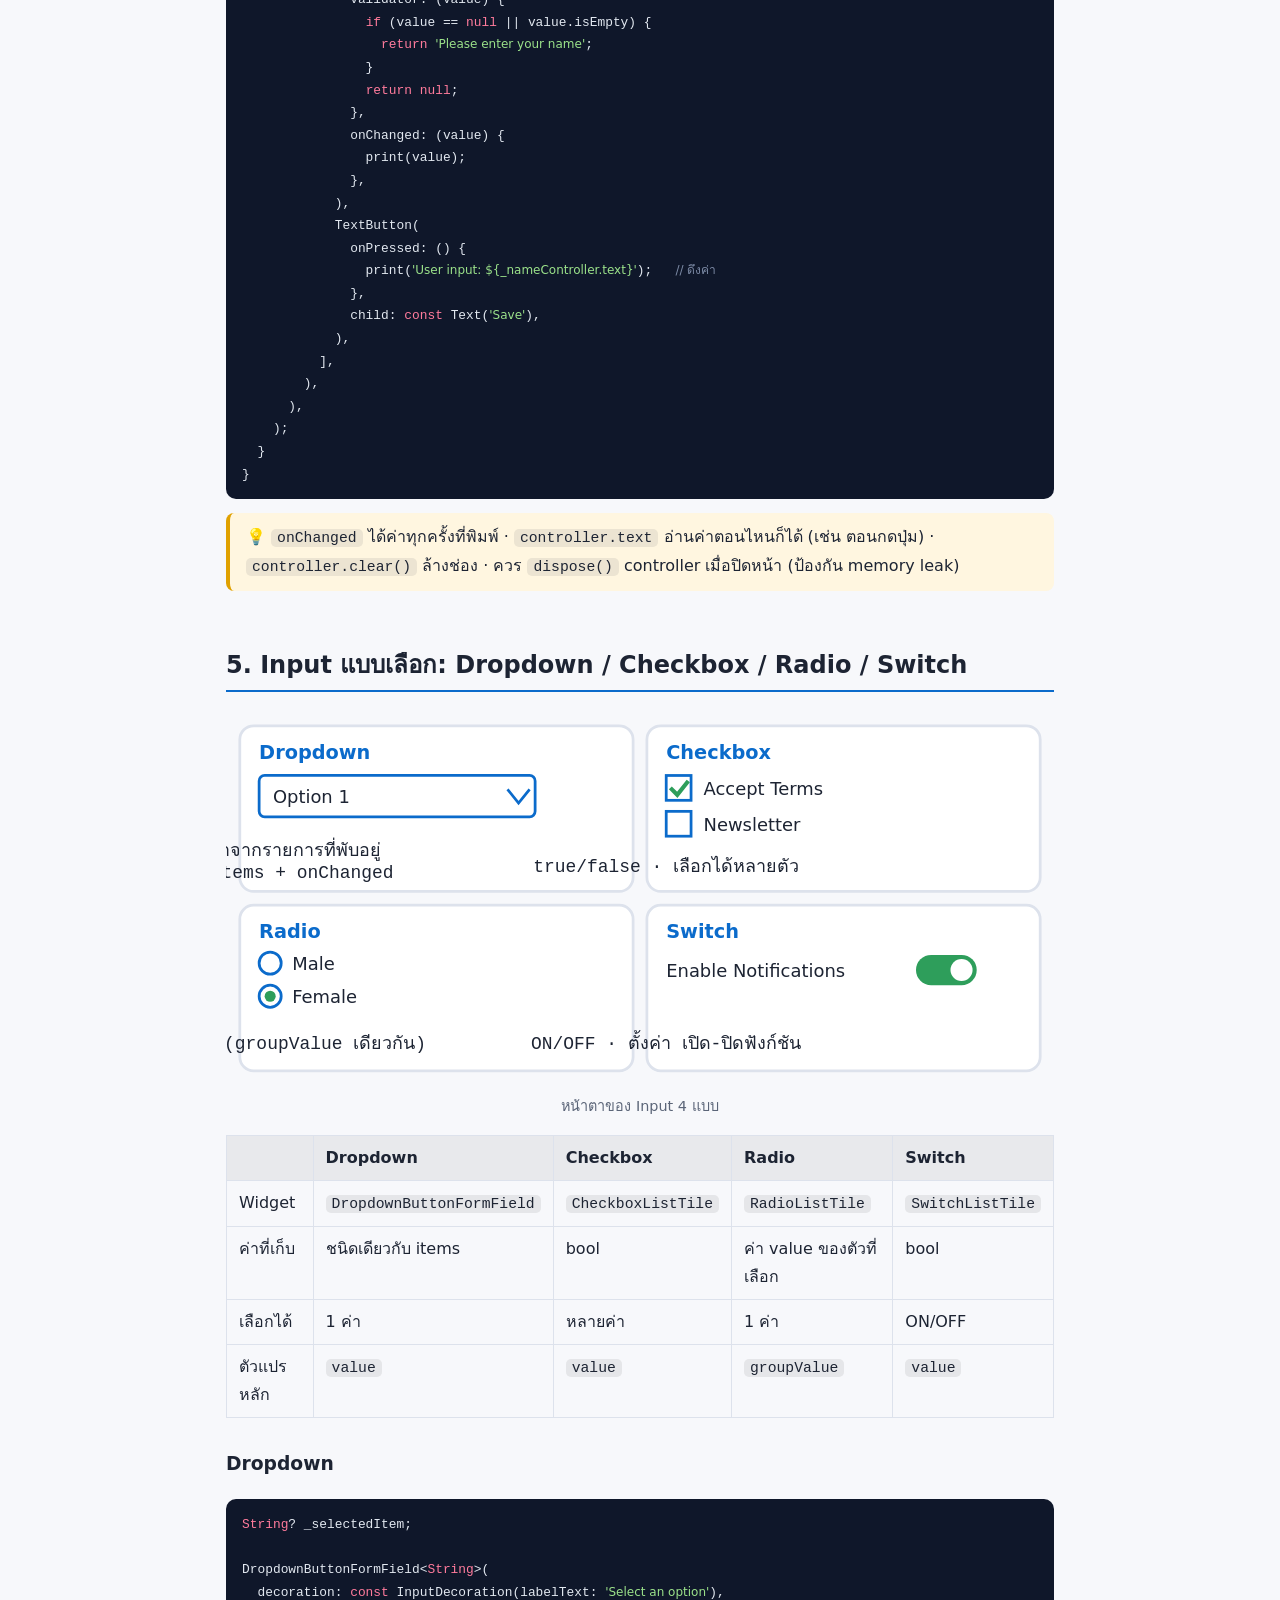
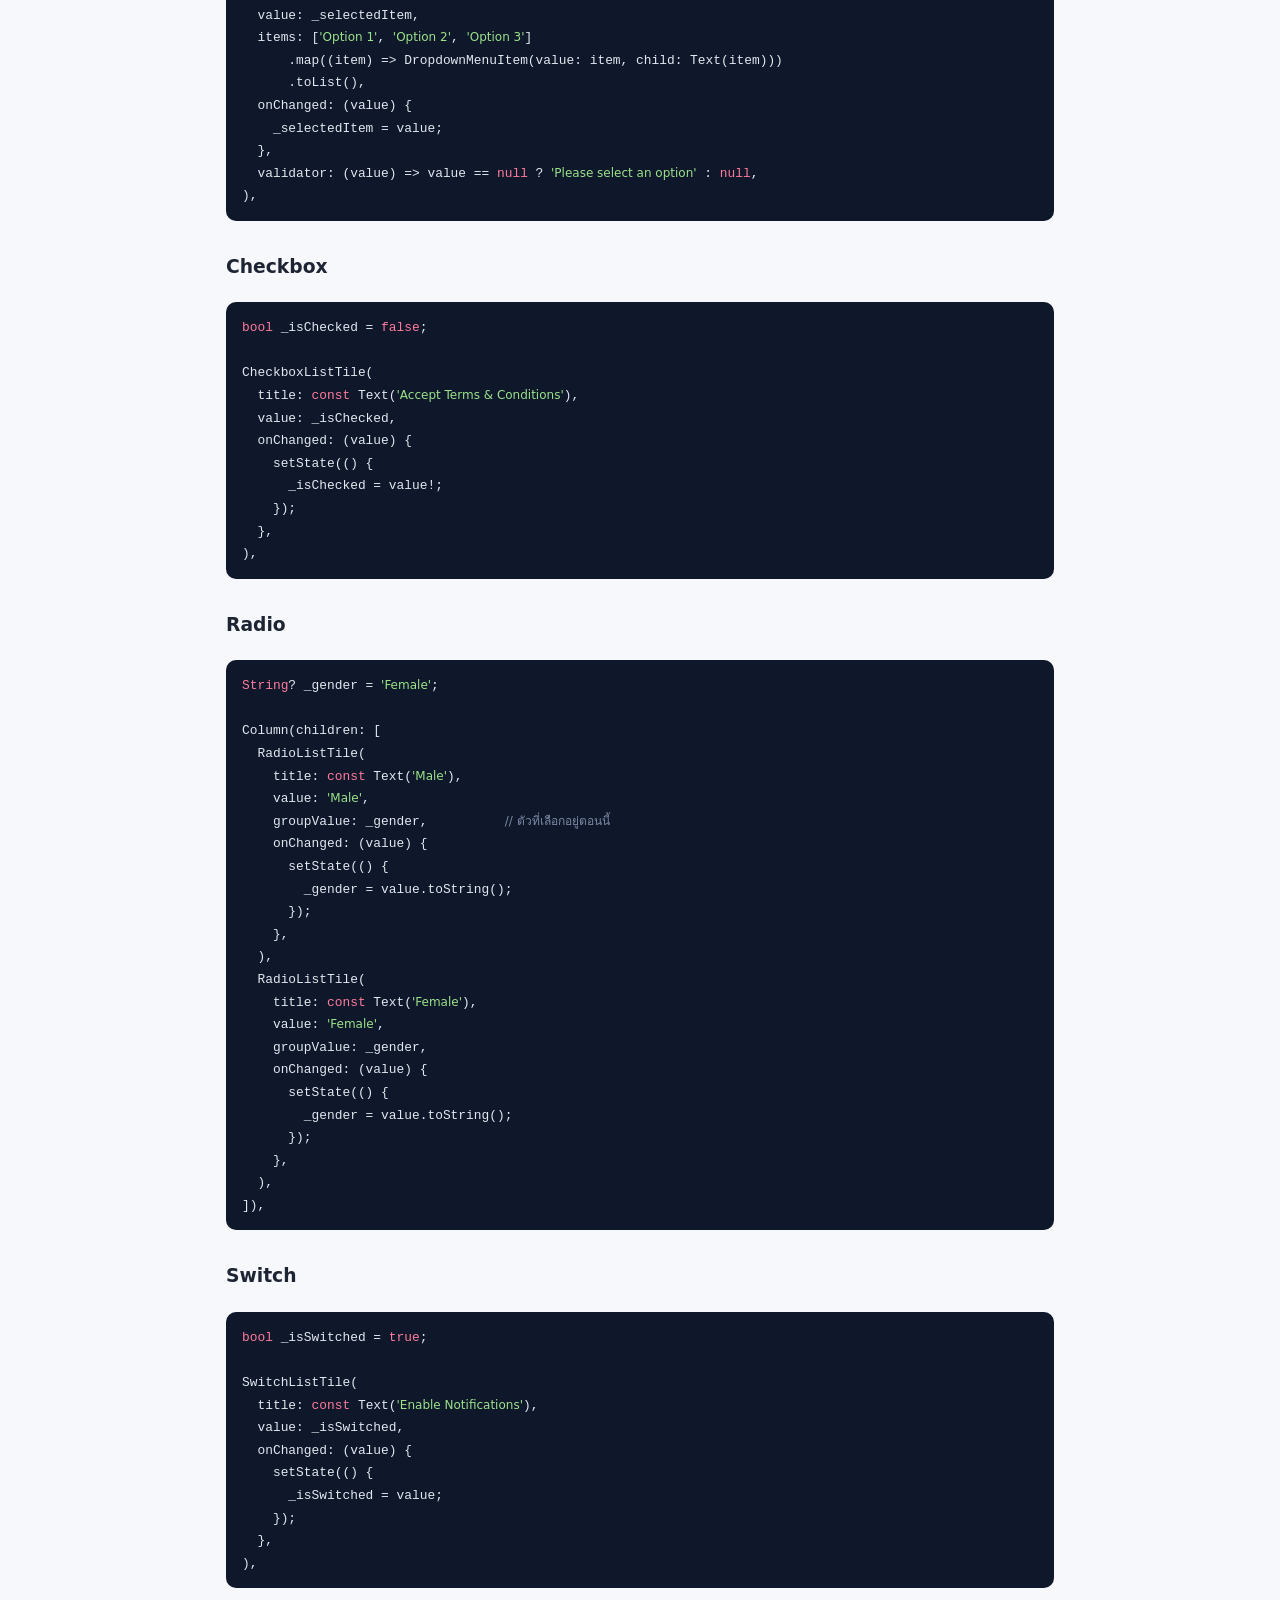
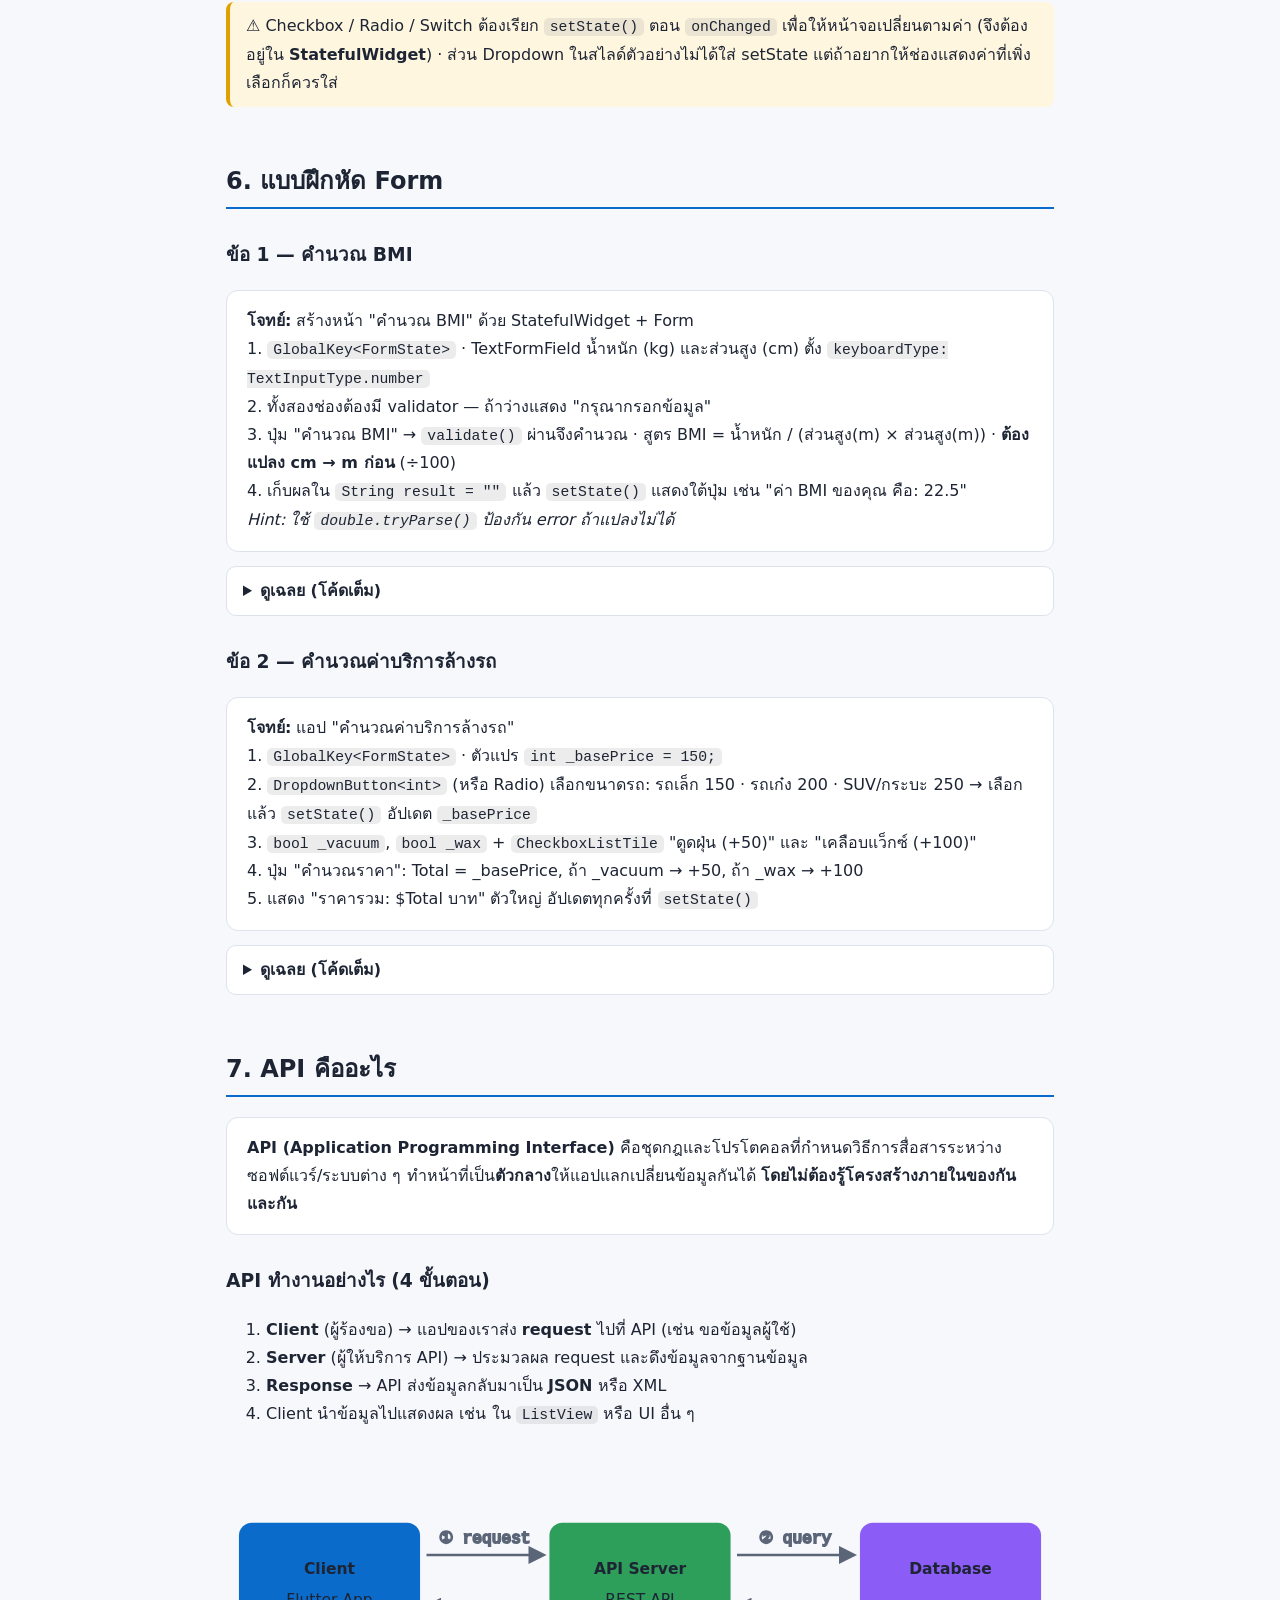
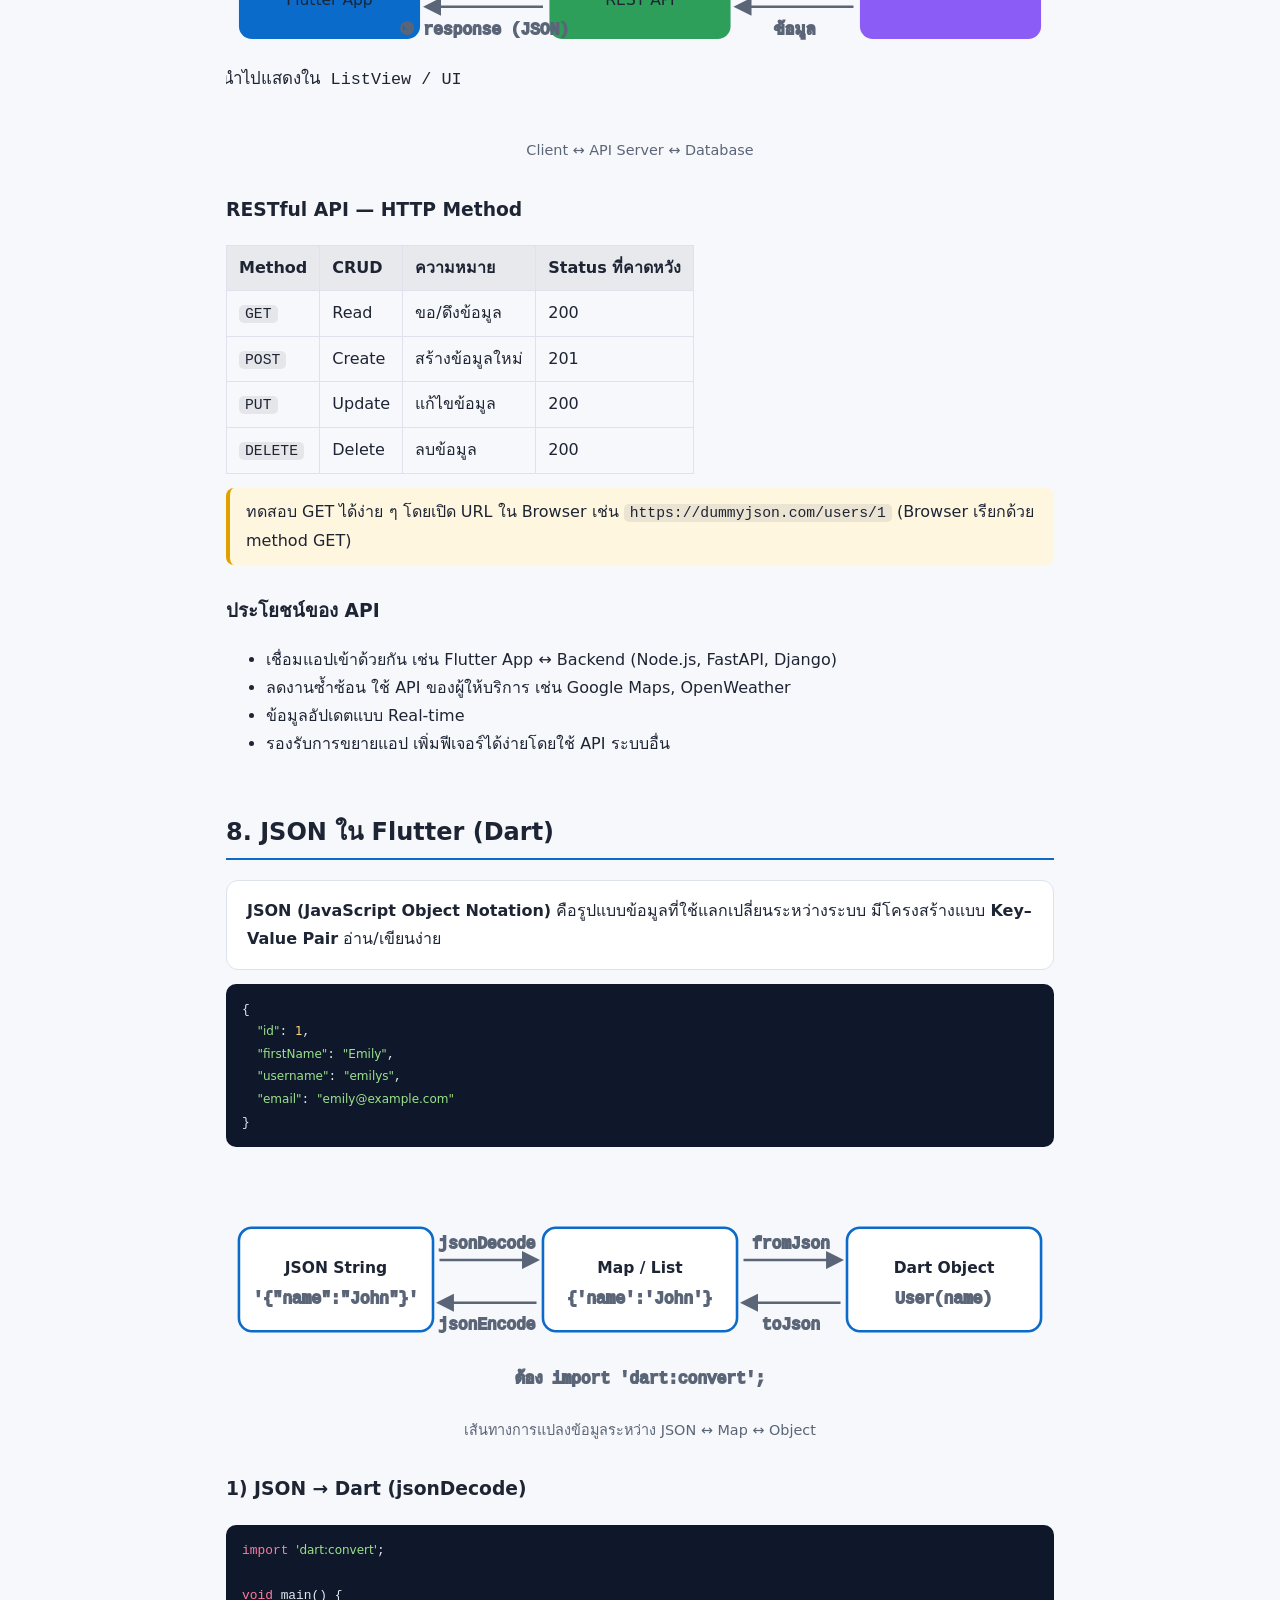
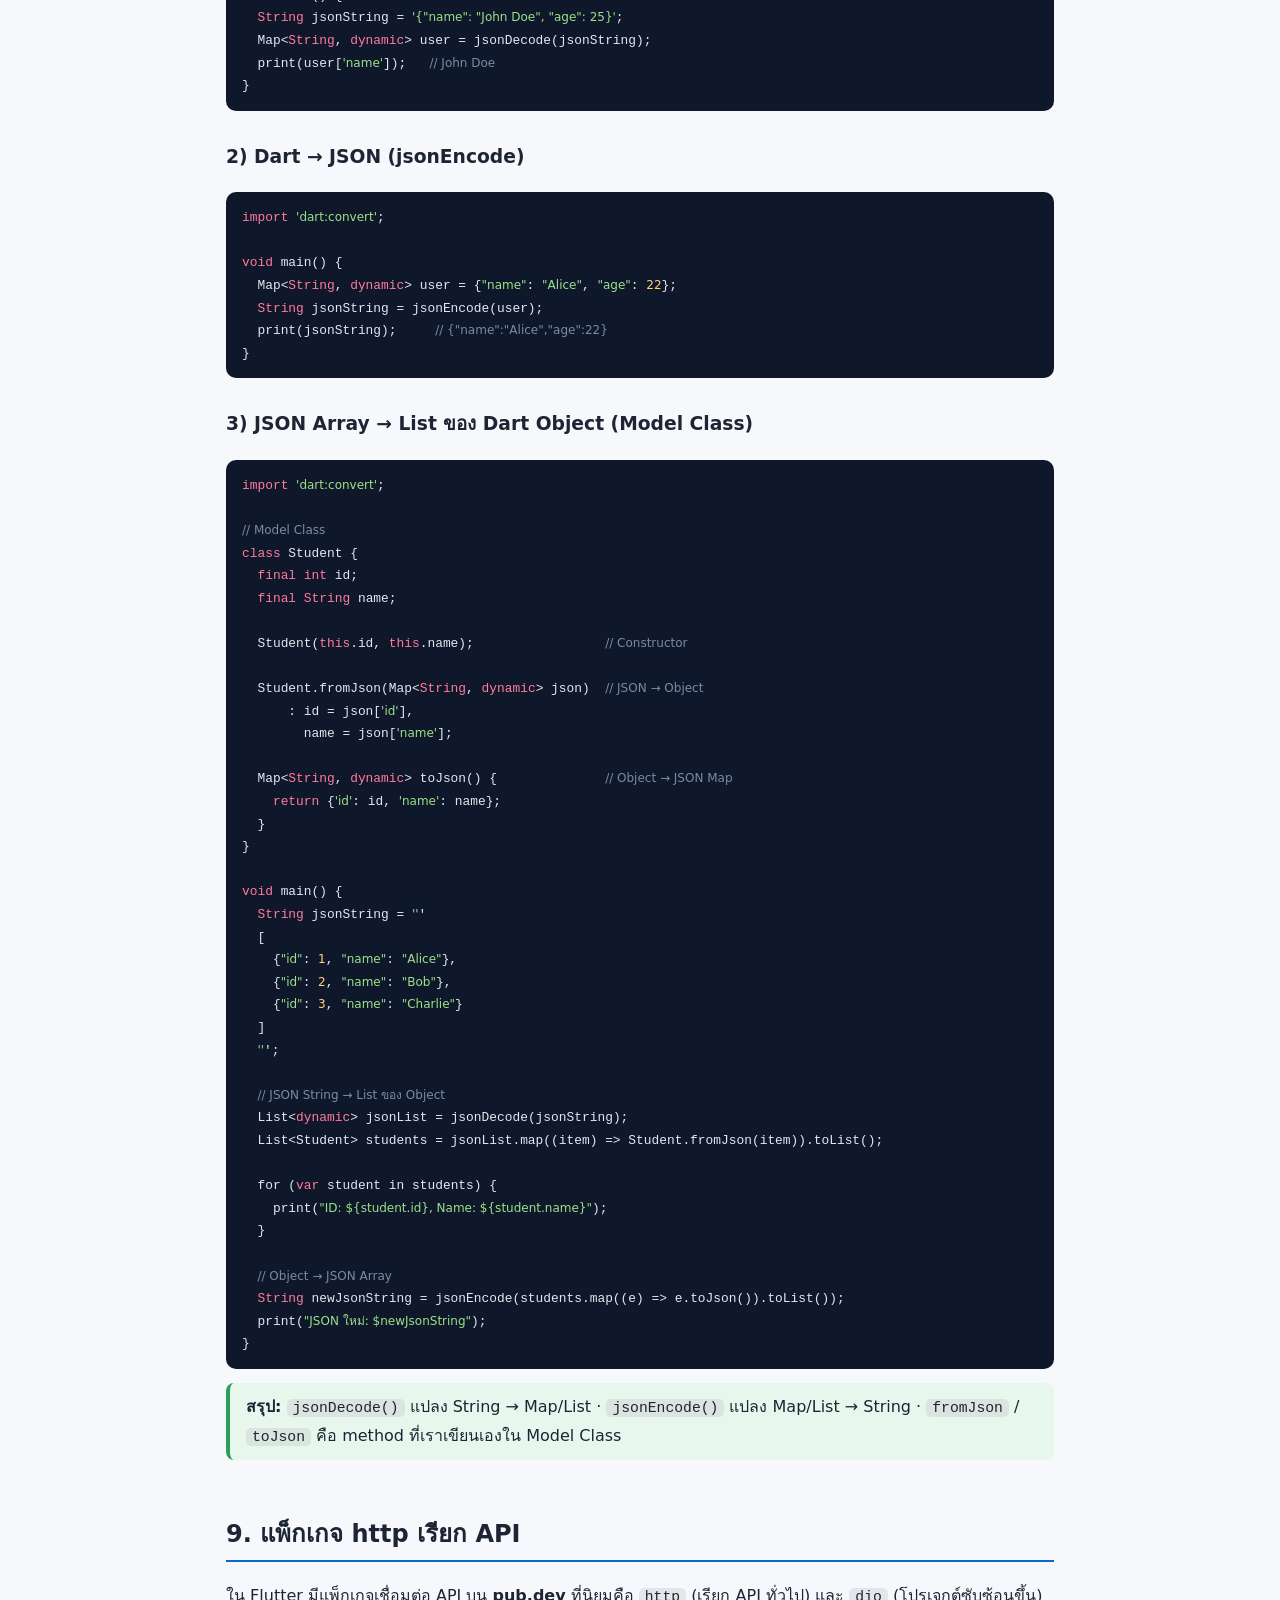
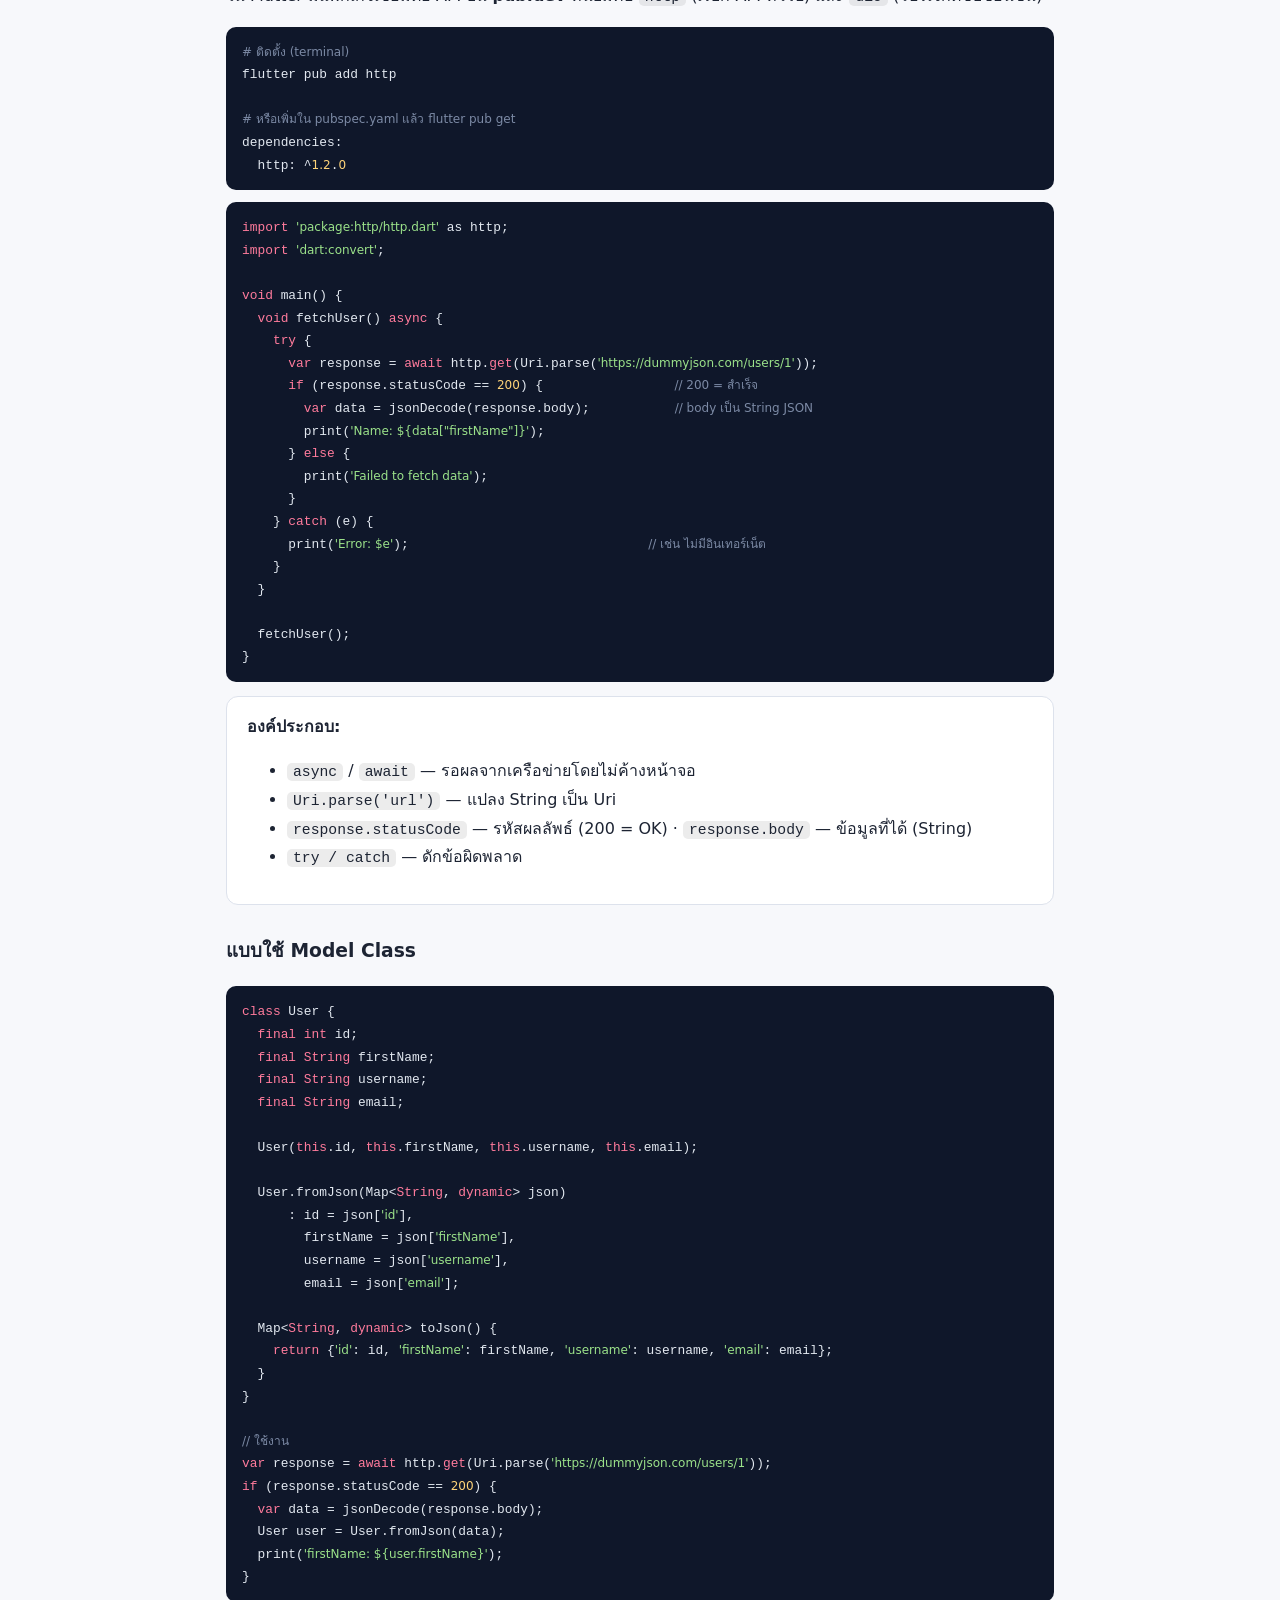
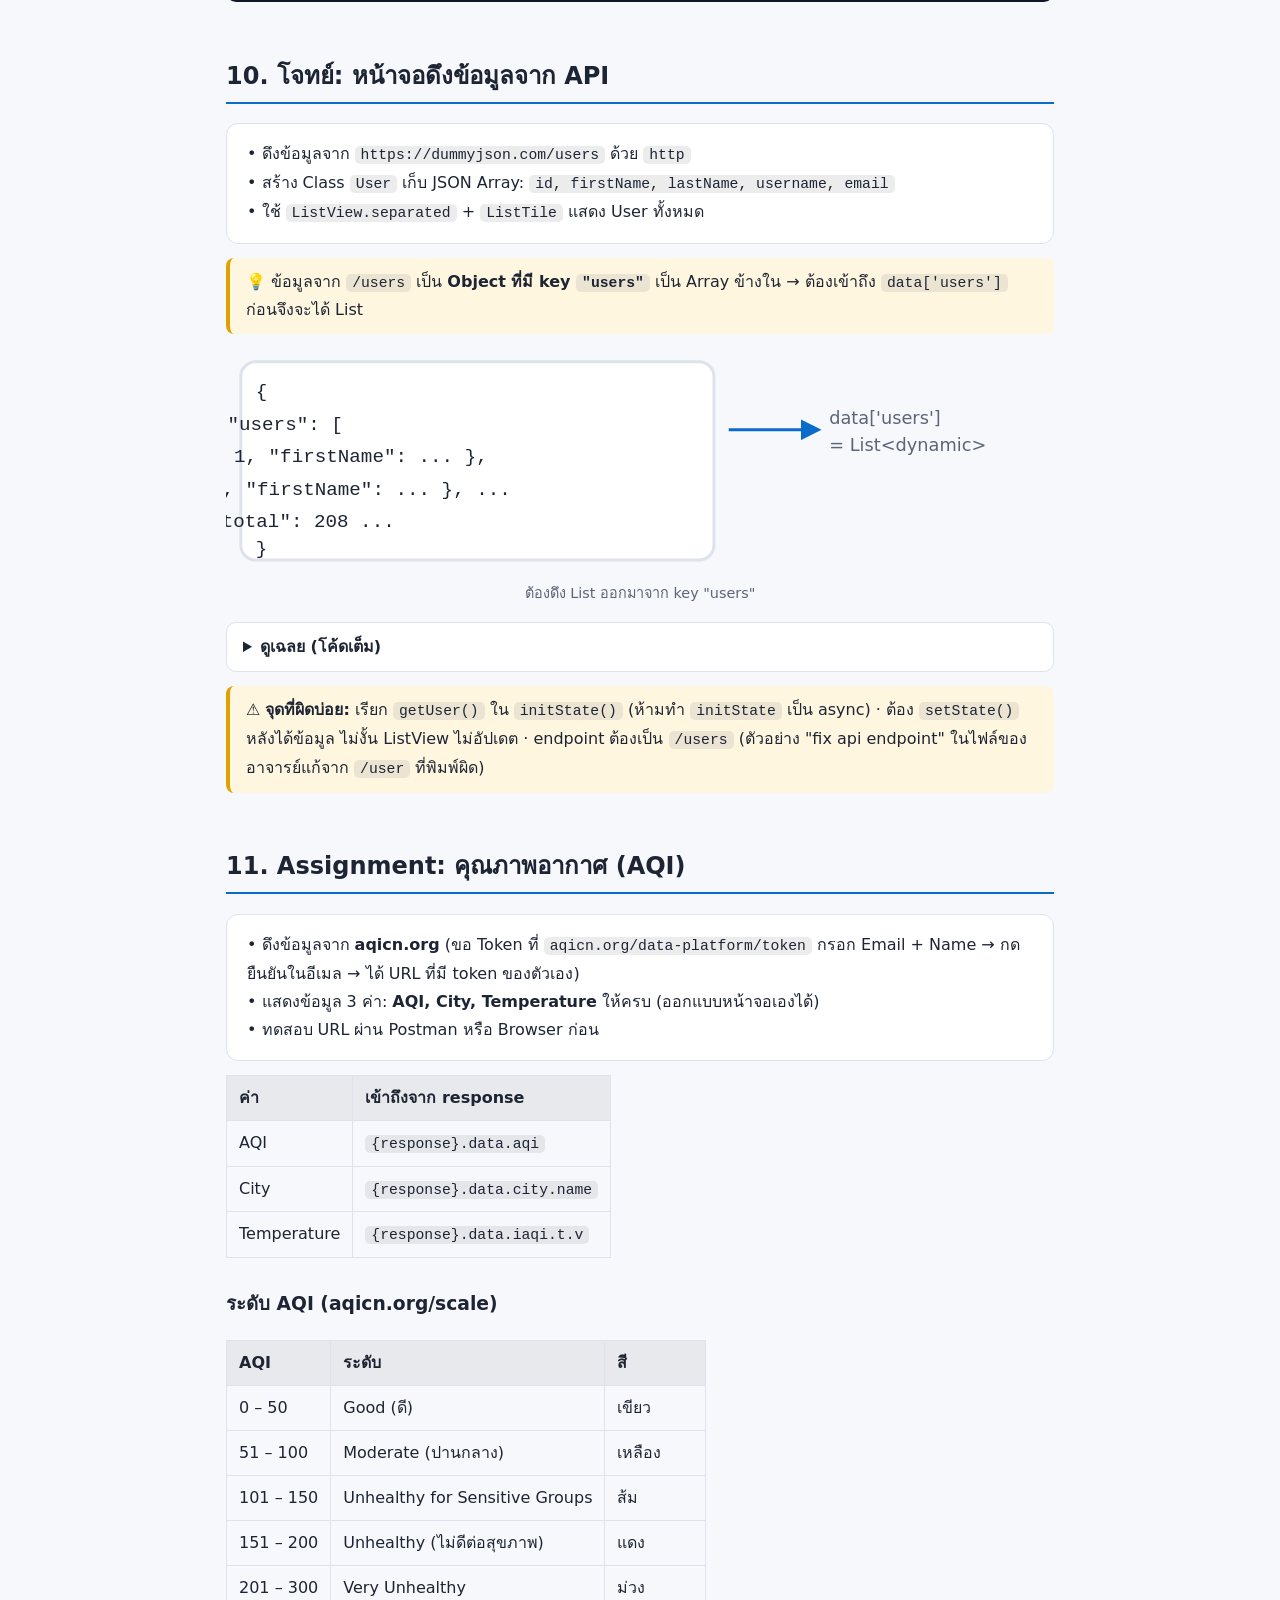
<file: chapter4.html>
<!DOCTYPE html>
<html lang="th">
<head>
<meta charset="utf-8">
<meta name="viewport" content="width=device-width, initial-scale=1">
<title>บทที่ 4 Form และ API — สรุปสอบบรรยาย Flutter Mobile</title>
<link rel="stylesheet" href="style.css">
</head>
<body>
<header class="top"><a href="index.html">← หน้าแรก</a><strong>บทที่ 4 — Form และการเชื่อมต่อ API</strong></header>
<main>
<h1>บทที่ 4: Form และการเชื่อมต่อ API</h1>
<p style="color:var(--muted)">การจัดการฟอร์มและรับข้อมูลจากผู้ใช้ · API / REST · JSON · แพ็กเกจ http</p>

<nav class="toc">
<a href="#form">Form คืออะไร</a>
<a href="#tff">TextFormField</a>
<a href="#formw">Form + GlobalKey</a>
<a href="#ctrl">Controller</a>
<a href="#inputs">Dropdown/Checkbox/Radio/Switch</a>
<a href="#exform">โจทย์ Form</a>
<a href="#api">API คืออะไร</a>
<a href="#json">JSON ใน Dart</a>
<a href="#http">แพ็กเกจ http</a>
<a href="#exapi">โจทย์ ListView จาก API</a>
<a href="#aqi">Assignment AQI</a>
<a href="#quiz">ทวนก่อนสอบ</a>
</nav>

<!-- ===================== FORM ===================== -->
<h2 id="form">1. Form คืออะไร</h2>
<div class="card">
<b>Form</b> คือองค์ประกอบที่ช่วยให้ผู้ใช้ <b>โต้ตอบ (Interact)</b> กับระบบได้ โดยเป็นการ<b>ป้อนข้อมูลเข้าสู่ระบบ (Input)</b> เช่น ลงทะเบียน เข้าสู่ระบบ บันทึกข้อมูล
</div>
<table>
<tr><th>Widget</th><th>หน้าที่</th></tr>
<tr><td><code>TextFormField</code></td><td>ช่องกรอกข้อความ (ชื่อ อีเมล รหัสผ่าน) มี <code>validator</code> ตรวจสอบค่า</td></tr>
<tr><td><code>Form</code></td><td>ตัวจัดการฟอร์มทั้งหมด ครอบ TextFormField หลายช่อง ใช้ <code>GlobalKey&lt;FormState&gt;</code> ตรวจสอบ/บันทึกค่า</td></tr>
<tr><td><code>TextEditingController</code></td><td>เก็บ/ดึง/อัปเดตค่าในช่องกรอก</td></tr>
<tr><td><code>DropdownButtonFormField</code></td><td>เลือกค่าจากรายการ (Drop down) รองรับ validator</td></tr>
<tr><td><code>CheckboxListTile</code></td><td>เลือก true/false (Boolean) เลือกได้หลายตัว</td></tr>
<tr><td><code>RadioListTile</code></td><td>เลือกได้ <b>เพียงตัวเดียว</b> จากหลายตัวเลือก เช่น เพศ</td></tr>
<tr><td><code>SwitchListTile</code></td><td>สลับ ON/OFF เช่น เปิด/ปิดการแจ้งเตือน</td></tr>
</table>

<figure class="fig">
<svg viewBox="0 0 560 300" xmlns="http://www.w3.org/2000/svg" role="img" aria-label="โครงสร้าง Form">
<style>.b{fill:var(--card);stroke:var(--accent);stroke-width:2}.t{fill:var(--text);font:600 14px system-ui,sans-serif;text-anchor:middle}.l{stroke:var(--muted);stroke-width:1.5;fill:none}.s{fill:var(--muted);font:12px system-ui,sans-serif;text-anchor:middle}.k{fill:var(--warn);stroke:#e0a100;stroke-width:2}</style>
<rect class="k" x="200" y="10" width="160" height="40" rx="8"/><text class="t" x="280" y="35">Form (key: _formKey)</text>
<path class="l" d="M280 50V76M280 76H100M280 76H280M280 76H460M100 76V100M280 76V100M460 76V100"/>
<rect class="b" x="20" y="100" width="160" height="40" rx="8"/><text class="t" x="100" y="125">TextFormField</text>
<rect class="b" x="200" y="100" width="160" height="40" rx="8"/><text class="t" x="280" y="125">TextFormField</text>
<rect class="b" x="380" y="100" width="160" height="40" rx="8"/><text class="t" x="460" y="125">Button (Save)</text>
<text class="s" x="100" y="160">validator → null = ผ่าน</text>
<text class="s" x="280" y="160">validator → String = error</text>
<text class="s" x="460" y="160">กดแล้วเรียก validate()</text>
<rect class="b" x="110" y="190" width="340" height="44" rx="8"/><text class="t" x="280" y="217">_formKey.currentState!.validate()</text>
<path class="l" d="M460 140V212H450"/>
<text class="s" x="280" y="260">true = ทุกช่องผ่าน → ทำงานต่อ · false = แสดงข้อความ error ใต้ช่องที่ไม่ผ่าน</text>
</svg>
<figcaption>Form ครอบ TextFormField หลายช่อง แล้วใช้ GlobalKey สั่ง validate ทีเดียว</figcaption>
</figure>

<h2 id="tff">2. TextFormField</h2>
<p>ช่องกรอกข้อความ ใช้ <code>decoration</code> ตกแต่ง, <code>validator</code> ตรวจสอบ, <code>onChanged</code> รับค่าทุกครั้งที่พิมพ์</p>
<pre><code>TextFormField(
  decoration: const InputDecoration(labelText: 'Name'),
  validator: (value) {
    if (value == null || value.isEmpty) {
      return 'Please enter your name';   // คืน String = ไม่ผ่าน (แสดง error)
    }
    return null;                         // คืน null = ผ่าน
  },
  onChanged: (value) {
    print(value);
  },
)</code></pre>
<div class="ok"><b>จำให้ได้:</b> <code>validator</code> ถ้า<b>ผ่าน → return null</b> · ถ้า<b>ไม่ผ่าน → return ข้อความ error (String)</b></div>

<h3>ตกแต่งกรอบ (InputDecoration)</h3>
<pre><code>TextFormField(
  controller: _nameController,
  decoration: const InputDecoration(
    prefixIcon: Icon(Icons.person),                 // ไอคอนหน้าช่อง
    hintText: 'Name',                               // ข้อความจาง ๆ
    border: OutlineInputBorder(
      borderRadius: BorderRadius.all(Radius.circular(15)),  // มุมโค้ง
    ),
    focusedBorder: OutlineInputBorder(
      borderSide: BorderSide(width: 2.0),           // ขอบหนาตอนโฟกัส
    ),
  ),
  validator: (value) {
    if (value == null || value.isEmpty) {
      return 'Please enter your name';
    }
    return null;
  },
)</code></pre>
<table>
<tr><th>Property</th><th>ใช้ทำอะไร</th></tr>
<tr><td><code>labelText</code> / <code>hintText</code></td><td>ป้ายชื่อช่อง / ข้อความแนะนำ</td></tr>
<tr><td><code>prefixIcon</code></td><td>ไอคอนด้านหน้า</td></tr>
<tr><td><code>border</code> / <code>focusedBorder</code></td><td>กรอบปกติ / กรอบตอนกำลังพิมพ์</td></tr>
<tr><td><code>keyboardType</code></td><td>ชนิดแป้นพิมพ์ เช่น <code>TextInputType.number</code></td></tr>
<tr><td><code>obscureText: true</code></td><td>ซ่อนข้อความ (รหัสผ่าน)</td></tr>
</table>

<h2 id="formw">3. Form + GlobalKey&lt;FormState&gt;</h2>
<p>ครอบ TextFormField หลายช่องด้วย <code>Form</code> แล้วผูก <code>key</code> กับ <code>GlobalKey&lt;FormState&gt;</code> เพื่อเรียก <code>validate()</code> ตรวจทุกช่องพร้อมกัน</p>
<pre><code>class _MyWidgetState extends State&lt;MyWidget&gt; {
  final _formKey = GlobalKey&lt;FormState&gt;();      // 1. สร้าง key

  @override
  Widget build(BuildContext context) {
    return Scaffold(
      appBar: AppBar(title: const Text('Simple Form')),
      body: Form(
        key: _formKey,                           // 2. ผูก key กับ Form
        child: Column(
          mainAxisAlignment: MainAxisAlignment.center,
          children: [
            TextFormField(
              decoration: const InputDecoration(labelText: 'Name'),
              validator: (value) {
                if (value == null || value.isEmpty) {
                  return 'Please enter your name';
                }
                return null;
              },
            ),
            TextFormField(
              decoration: const InputDecoration(labelText: 'Email'),
              validator: (value) {
                if (value == null || value.isEmpty) {
                  return 'Please enter your email';
                }
                return null;
              },
            ),
            TextButton(
              onPressed: () {
                if (_formKey.currentState!.validate()) {   // 3. ตรวจทุกช่อง
                  print('Form is valid');
                }
              },
              child: const Text('Save'),
            ),
          ],
        ),
      ),
    );
  }
}</code></pre>
<div class="card"><b>3 ขั้นตอน:</b> ① สร้าง <code>GlobalKey&lt;FormState&gt;</code> ② ใส่ <code>key: _formKey</code> ที่ <code>Form</code> ③ เรียก <code>_formKey.currentState!.validate()</code> ตอนกดปุ่ม (ได้ <code>true</code> เมื่อทุก validator คืน null)</div>

<h2 id="ctrl">4. TextEditingController</h2>
<p>ใช้<b>ดึงค่า</b>จากช่องกรอก (<code>.text</code>) และ<b>กำหนด/ล้างค่า</b>ในช่องได้ ผูกผ่าน <code>controller:</code></p>
<pre><code>class _MyWidgetState extends State&lt;MyWidget&gt; {
  final _formKey = GlobalKey&lt;FormState&gt;();
  final TextEditingController _nameController = TextEditingController();

  @override
  void dispose() {
    _nameController.dispose();     // คืนทรัพยากรเมื่อไม่ใช้แล้ว
    super.dispose();
  }

  @override
  Widget build(BuildContext context) {
    return Scaffold(
      appBar: AppBar(title: const Text('Simple Form')),
      body: Form(
        key: _formKey,
        child: Column(
          mainAxisAlignment: MainAxisAlignment.center,
          children: [
            TextFormField(
              controller: _nameController,              // ผูก controller
              decoration: const InputDecoration(labelText: 'Name'),
              validator: (value) {
                if (value == null || value.isEmpty) {
                  return 'Please enter your name';
                }
                return null;
              },
              onChanged: (value) {
                print(value);
              },
            ),
            TextButton(
              onPressed: () {
                print('User input: ${_nameController.text}');   // ดึงค่า
              },
              child: const Text('Save'),
            ),
          ],
        ),
      ),
    );
  }
}</code></pre>
<div class="tip">💡 <code>onChanged</code> ได้ค่าทุกครั้งที่พิมพ์ · <code>controller.text</code> อ่านค่าตอนไหนก็ได้ (เช่น ตอนกดปุ่ม) · <code>controller.clear()</code> ล้างช่อง · ควร <code>dispose()</code> controller เมื่อปิดหน้า (ป้องกัน memory leak)</div>

<h2 id="inputs">5. Input แบบเลือก: Dropdown / Checkbox / Radio / Switch</h2>
<figure class="fig">
<svg viewBox="0 0 600 270" xmlns="http://www.w3.org/2000/svg" role="img" aria-label="Input widgets">
<style>.p{fill:var(--card);stroke:var(--line);stroke-width:2}.h{fill:var(--accent);font:700 14px system-ui,sans-serif}.x{fill:var(--text);font:13px system-ui,sans-serif}.m{fill:var(--muted);font:12px system-ui,sans-serif}.bx{fill:none;stroke:var(--text);stroke-width:2}.on{fill:#2e9e5b}</style>
<rect class="p" x="10" y="10" width="285" height="120" rx="10"/><text class="h" x="24" y="34">Dropdown</text>
<rect class="bx" x="24" y="46" width="200" height="30" rx="4"/><text class="x" x="34" y="66">Option 1</text><path d="M204 56l8 10 8-10" class="bx"/>
<text class="m" x="24" y="104">เลือก 1 ค่าจากรายการที่พับอยู่</text><text class="m" x="24" y="120">value + items + onChanged</text>
<rect class="p" x="305" y="10" width="285" height="120" rx="10"/><text class="h" x="319" y="34">Checkbox</text>
<rect class="bx" x="319" y="46" width="18" height="18"/><path d="M322 55l5 5 8-10" stroke="#2e9e5b" stroke-width="3" fill="none"/><text class="x" x="346" y="60">Accept Terms</text>
<rect class="bx" x="319" y="72" width="18" height="18"/><text class="x" x="346" y="86">Newsletter</text>
<text class="m" x="319" y="116">true/false · เลือกได้หลายตัว</text>
<rect class="p" x="10" y="140" width="285" height="120" rx="10"/><text class="h" x="24" y="164">Radio</text>
<circle class="bx" cx="32" cy="182" r="8"/><text class="x" x="48" y="187">Male</text>
<circle class="bx" cx="32" cy="206" r="8"/><circle class="on" cx="32" cy="206" r="4"/><text class="x" x="48" y="211">Female</text>
<text class="m" x="24" y="244">เลือกได้ตัวเดียว (groupValue เดียวกัน)</text>
<rect class="p" x="305" y="140" width="285" height="120" rx="10"/><text class="h" x="319" y="164">Switch</text>
<text class="x" x="319" y="192">Enable Notifications</text>
<rect x="500" y="176" width="44" height="22" rx="11" class="on"/><circle cx="533" cy="187" r="8" fill="#fff"/>
<text class="m" x="319" y="244">ON/OFF · ตั้งค่า เปิด-ปิดฟังก์ชัน</text>
</svg>
<figcaption>หน้าตาของ Input 4 แบบ</figcaption>
</figure>

<table>
<tr><th></th><th>Dropdown</th><th>Checkbox</th><th>Radio</th><th>Switch</th></tr>
<tr><td>Widget</td><td><code>DropdownButtonFormField</code></td><td><code>CheckboxListTile</code></td><td><code>RadioListTile</code></td><td><code>SwitchListTile</code></td></tr>
<tr><td>ค่าที่เก็บ</td><td>ชนิดเดียวกับ items</td><td>bool</td><td>ค่า value ของตัวที่เลือก</td><td>bool</td></tr>
<tr><td>เลือกได้</td><td>1 ค่า</td><td>หลายค่า</td><td>1 ค่า</td><td>ON/OFF</td></tr>
<tr><td>ตัวแปรหลัก</td><td><code>value</code></td><td><code>value</code></td><td><code>groupValue</code></td><td><code>value</code></td></tr>
</table>

<h3>Dropdown</h3>
<pre><code>String? _selectedItem;

DropdownButtonFormField&lt;String&gt;(
  decoration: const InputDecoration(labelText: 'Select an option'),
  value: _selectedItem,
  items: ['Option 1', 'Option 2', 'Option 3']
      .map((item) =&gt; DropdownMenuItem(value: item, child: Text(item)))
      .toList(),
  onChanged: (value) {
    _selectedItem = value;
  },
  validator: (value) =&gt; value == null ? 'Please select an option' : null,
),</code></pre>
<h3>Checkbox</h3>
<pre><code>bool _isChecked = false;

CheckboxListTile(
  title: const Text('Accept Terms &amp; Conditions'),
  value: _isChecked,
  onChanged: (value) {
    setState(() {
      _isChecked = value!;
    });
  },
),</code></pre>
<h3>Radio</h3>
<pre><code>String? _gender = 'Female';

Column(children: [
  RadioListTile(
    title: const Text('Male'),
    value: 'Male',
    groupValue: _gender,          // ตัวที่เลือกอยู่ตอนนี้
    onChanged: (value) {
      setState(() {
        _gender = value.toString();
      });
    },
  ),
  RadioListTile(
    title: const Text('Female'),
    value: 'Female',
    groupValue: _gender,
    onChanged: (value) {
      setState(() {
        _gender = value.toString();
      });
    },
  ),
]),</code></pre>
<h3>Switch</h3>
<pre><code>bool _isSwitched = true;

SwitchListTile(
  title: const Text('Enable Notifications'),
  value: _isSwitched,
  onChanged: (value) {
    setState(() {
      _isSwitched = value;
    });
  },
),</code></pre>
<div class="tip">⚠️ Checkbox / Radio / Switch ต้องเรียก <code>setState()</code> ตอน <code>onChanged</code> เพื่อให้หน้าจอเปลี่ยนตามค่า (จึงต้องอยู่ใน <b>StatefulWidget</b>) · ส่วน Dropdown ในสไลด์ตัวอย่างไม่ได้ใส่ setState แต่ถ้าอยากให้ช่องแสดงค่าที่เพิ่งเลือกก็ควรใส่</div>

<h2 id="exform">6. แบบฝึกหัด Form</h2>
<h3>ข้อ 1 — คำนวณ BMI</h3>
<div class="card">
<b>โจทย์:</b> สร้างหน้า "คำนวณ BMI" ด้วย StatefulWidget + Form<br>
1. <code>GlobalKey&lt;FormState&gt;</code> · TextFormField น้ำหนัก (kg) และส่วนสูง (cm) ตั้ง <code>keyboardType: TextInputType.number</code><br>
2. ทั้งสองช่องต้องมี validator — ถ้าว่างแสดง "กรุณากรอกข้อมูล"<br>
3. ปุ่ม "คำนวณ BMI" → <code>validate()</code> ผ่านจึงคำนวณ · สูตร BMI = น้ำหนัก / (ส่วนสูง(m) × ส่วนสูง(m)) · <b>ต้องแปลง cm → m ก่อน</b> (÷100)<br>
4. เก็บผลใน <code>String result = ""</code> แล้ว <code>setState()</code> แสดงใต้ปุ่ม เช่น "ค่า BMI ของคุณ คือ: 22.5"<br>
<i>Hint: ใช้ <code>double.tryParse()</code> ป้องกัน error ถ้าแปลงไม่ได้</i>
</div>
<details><summary>ดูเฉลย (โค้ดเต็ม)</summary>
<pre><code>import 'package:flutter/material.dart';

class BmiScreen extends StatefulWidget {
  const BmiScreen({super.key});

  @override
  State&lt;BmiScreen&gt; createState() =&gt; _BmiScreenState();
}

class _BmiScreenState extends State&lt;BmiScreen&gt; {
  final _formKey = GlobalKey&lt;FormState&gt;();
  final weightController = TextEditingController();
  final heightController = TextEditingController();
  String result = "";

  void calculate() {
    if (_formKey.currentState!.validate()) {
      final double? weight = double.tryParse(weightController.text);
      final double? heightCm = double.tryParse(heightController.text);
      if (weight == null || heightCm == null || heightCm == 0) return;

      final heightM = heightCm / 100;                 // cm → m
      final bmi = weight / (heightM * heightM);
      setState(() {
        result = 'ค่า BMI ของคุณ คือ: ${bmi.toStringAsFixed(1)}';
      });
    }
  }

  @override
  void dispose() {
    weightController.dispose();
    heightController.dispose();
    super.dispose();
  }

  @override
  Widget build(BuildContext context) {
    return Scaffold(
      appBar: AppBar(title: const Text('คำนวณ BMI')),
      body: Padding(
        padding: const EdgeInsets.all(16),
        child: Form(
          key: _formKey,
          child: Column(
            children: [
              TextFormField(
                controller: weightController,
                keyboardType: TextInputType.number,
                decoration: const InputDecoration(labelText: 'น้ำหนัก (kg)'),
                validator: (v) =&gt; (v == null || v.isEmpty) ? 'กรุณากรอกข้อมูล' : null,
              ),
              TextFormField(
                controller: heightController,
                keyboardType: TextInputType.number,
                decoration: const InputDecoration(labelText: 'ส่วนสูง (cm)'),
                validator: (v) =&gt; (v == null || v.isEmpty) ? 'กรุณากรอกข้อมูล' : null,
              ),
              const SizedBox(height: 16),
              ElevatedButton(onPressed: calculate, child: const Text('คำนวณ BMI')),
              const SizedBox(height: 16),
              Text(result, style: const TextStyle(fontSize: 20)),
            ],
          ),
        ),
      ),
    );
  }
}</code></pre></details>

<h3>ข้อ 2 — คำนวณค่าบริการล้างรถ</h3>
<div class="card">
<b>โจทย์:</b> แอป "คำนวณค่าบริการล้างรถ"<br>
1. <code>GlobalKey&lt;FormState&gt;</code> · ตัวแปร <code>int _basePrice = 150;</code><br>
2. <code>DropdownButton&lt;int&gt;</code> (หรือ Radio) เลือกขนาดรถ: รถเล็ก 150 · รถเก๋ง 200 · SUV/กระบะ 250 → เลือกแล้ว <code>setState()</code> อัปเดต <code>_basePrice</code><br>
3. <code>bool _vacuum</code>, <code>bool _wax</code> + <code>CheckboxListTile</code> "ดูดฝุ่น (+50)" และ "เคลือบแว็กซ์ (+100)"<br>
4. ปุ่ม "คำนวณราคา": Total = _basePrice, ถ้า _vacuum → +50, ถ้า _wax → +100<br>
5. แสดง "ราคารวม: $Total บาท" ตัวใหญ่ อัปเดตทุกครั้งที่ <code>setState()</code>
</div>
<details><summary>ดูเฉลย (โค้ดเต็ม)</summary>
<pre><code>import 'package:flutter/material.dart';

class CarWashScreen extends StatefulWidget {
  const CarWashScreen({super.key});

  @override
  State&lt;CarWashScreen&gt; createState() =&gt; _CarWashScreenState();
}

class _CarWashScreenState extends State&lt;CarWashScreen&gt; {
  final _formKey = GlobalKey&lt;FormState&gt;();
  int _basePrice = 150;
  bool _vacuum = false;
  bool _wax = false;
  int _total = 150;

  void _calculate() {
    int total = _basePrice;
    if (_vacuum) total += 50;
    if (_wax) total += 100;
    setState(() {
      _total = total;
    });
  }

  @override
  Widget build(BuildContext context) {
    return Scaffold(
      appBar: AppBar(title: const Text('ค่าบริการล้างรถ')),
      body: Padding(
        padding: const EdgeInsets.all(16),
        child: Form(
          key: _formKey,
          child: Column(
            children: [
              DropdownButtonFormField&lt;int&gt;(
                value: _basePrice,
                decoration: const InputDecoration(labelText: 'ขนาดรถ'),
                items: const [
                  DropdownMenuItem(value: 150, child: Text('รถเล็ก (Small)')),
                  DropdownMenuItem(value: 200, child: Text('รถเก๋ง (Medium)')),
                  DropdownMenuItem(value: 250, child: Text('รถ SUV/กระบะ (Large)')),
                ],
                onChanged: (value) {
                  setState(() {
                    _basePrice = value!;
                  });
                },
              ),
              CheckboxListTile(
                title: const Text('ดูดฝุ่น (+50 บาท)'),
                value: _vacuum,
                onChanged: (v) =&gt; setState(() =&gt; _vacuum = v!),
              ),
              CheckboxListTile(
                title: const Text('เคลือบแว็กซ์ (+100 บาท)'),
                value: _wax,
                onChanged: (v) =&gt; setState(() =&gt; _wax = v!),
              ),
              ElevatedButton(onPressed: _calculate, child: const Text('คำนวณราคา')),
              const SizedBox(height: 16),
              Text('ราคารวม: $_total บาท',
                  style: const TextStyle(fontSize: 28, fontWeight: FontWeight.bold)),
            ],
          ),
        ),
      ),
    );
  }
}</code></pre></details>

<!-- ===================== API ===================== -->
<h2 id="api">7. API คืออะไร</h2>
<div class="card">
<b>API (Application Programming Interface)</b> คือชุดกฎและโปรโตคอลที่กำหนดวิธีการสื่อสารระหว่างซอฟต์แวร์/ระบบต่าง ๆ ทำหน้าที่เป็น<b>ตัวกลาง</b>ให้แอปแลกเปลี่ยนข้อมูลกันได้ <b>โดยไม่ต้องรู้โครงสร้างภายในของกันและกัน</b>
</div>

<h3>API ทำงานอย่างไร (4 ขั้นตอน)</h3>
<ol>
<li><b>Client</b> (ผู้ร้องขอ) → แอปของเราส่ง <b>request</b> ไปที่ API (เช่น ขอข้อมูลผู้ใช้)</li>
<li><b>Server</b> (ผู้ให้บริการ API) → ประมวลผล request และดึงข้อมูลจากฐานข้อมูล</li>
<li><b>Response</b> → API ส่งข้อมูลกลับมาเป็น <b>JSON</b> หรือ XML</li>
<li>Client นำข้อมูลไปแสดงผล เช่น ใน <code>ListView</code> หรือ UI อื่น ๆ</li>
</ol>
<figure class="fig">
<svg viewBox="0 0 640 220" xmlns="http://www.w3.org/2000/svg" role="img" aria-label="API flow">
<style>.t{fill:#fff;font:600 14px system-ui,sans-serif;text-anchor:middle}.l{fill:var(--text);font:13px system-ui,sans-serif;text-anchor:middle}.m{fill:var(--muted);font:12px system-ui,sans-serif;text-anchor:middle}.ar{stroke:var(--muted);stroke-width:2;fill:none;marker-end:url(#a1)}</style>
<defs><marker id="a1" viewBox="0 0 10 10" refX="8" refY="5" markerWidth="7" markerHeight="7" orient="auto"><path d="M0 0L10 5L0 10z" fill="var(--muted)"/></marker></defs>
<rect x="10" y="60" width="140" height="90" rx="10" fill="#0b6bcb"/><text class="t" x="80" y="100">Client</text><text class="t" x="80" y="124" style="font-size:12px;font-weight:400">Flutter App</text>
<rect x="250" y="60" width="140" height="90" rx="10" fill="#2e9e5b"/><text class="t" x="320" y="100">API Server</text><text class="t" x="320" y="124" style="font-size:12px;font-weight:400">REST API</text>
<rect x="490" y="60" width="140" height="90" rx="10" fill="#8b5cf6"/><text class="t" x="560" y="100">Database</text>
<path class="ar" d="M155 85H245"/><text class="l" x="200" y="76">① request</text>
<path class="ar" d="M395 85H485"/><text class="l" x="440" y="76">② query</text>
<path class="ar" d="M485 125H395"/><text class="l" x="440" y="146">ข้อมูล</text>
<path class="ar" d="M245 125H155"/><text class="l" x="200" y="146">③ response (JSON)</text>
<text class="m" x="80" y="185">④ นำไปแสดงใน ListView / UI</text>
</svg>
<figcaption>Client ↔ API Server ↔ Database</figcaption>
</figure>

<h3>RESTful API — HTTP Method</h3>
<table>
<tr><th>Method</th><th>CRUD</th><th>ความหมาย</th><th>Status ที่คาดหวัง</th></tr>
<tr><td><code>GET</code></td><td>Read</td><td>ขอ/ดึงข้อมูล</td><td>200</td></tr>
<tr><td><code>POST</code></td><td>Create</td><td>สร้างข้อมูลใหม่</td><td>201</td></tr>
<tr><td><code>PUT</code></td><td>Update</td><td>แก้ไขข้อมูล</td><td>200</td></tr>
<tr><td><code>DELETE</code></td><td>Delete</td><td>ลบข้อมูล</td><td>200</td></tr>
</table>
<div class="tip">ทดสอบ GET ได้ง่าย ๆ โดยเปิด URL ใน Browser เช่น <code>https://dummyjson.com/users/1</code> (Browser เรียกด้วย method GET)</div>

<h3>ประโยชน์ของ API</h3>
<ul>
<li>เชื่อมแอปเข้าด้วยกัน เช่น Flutter App ↔ Backend (Node.js, FastAPI, Django)</li>
<li>ลดงานซ้ำซ้อน ใช้ API ของผู้ให้บริการ เช่น Google Maps, OpenWeather</li>
<li>ข้อมูลอัปเดตแบบ Real-time</li>
<li>รองรับการขยายแอป เพิ่มฟีเจอร์ได้ง่ายโดยใช้ API ระบบอื่น</li>
</ul>

<h2 id="json">8. JSON ใน Flutter (Dart)</h2>
<div class="card">
<b>JSON (JavaScript Object Notation)</b> คือรูปแบบข้อมูลที่ใช้แลกเปลี่ยนระหว่างระบบ มีโครงสร้างแบบ <b>Key–Value Pair</b> อ่าน/เขียนง่าย
</div>
<pre><code>{
  "id": 1,
  "firstName": "Emily",
  "username": "emilys",
  "email": "emily@example.com"
}</code></pre>

<figure class="fig">
<svg viewBox="0 0 640 190" xmlns="http://www.w3.org/2000/svg" role="img" aria-label="แปลง JSON">
<style>.bx{fill:var(--card);stroke:var(--accent);stroke-width:2}.t{fill:var(--text);font:600 14px system-ui,sans-serif;text-anchor:middle}.l{fill:var(--muted);font:12.5px ui-monospace,Consolas,monospace;text-anchor:middle}.ar{stroke:var(--muted);stroke-width:2;fill:none;marker-end:url(#a2)}</style>
<defs><marker id="a2" viewBox="0 0 10 10" refX="8" refY="5" markerWidth="7" markerHeight="7" orient="auto"><path d="M0 0L10 5L0 10z" fill="var(--muted)"/></marker></defs>
<rect class="bx" x="10" y="50" width="150" height="80" rx="10"/><text class="t" x="85" y="85">JSON String</text><text class="l" x="85" y="108">'{"name":"John"}'</text>
<rect class="bx" x="245" y="50" width="150" height="80" rx="10"/><text class="t" x="320" y="85">Map / List</text><text class="l" x="320" y="108">{'name':'John'}</text>
<rect class="bx" x="480" y="50" width="150" height="80" rx="10"/><text class="t" x="555" y="85">Dart Object</text><text class="l" x="555" y="108">User(name)</text>
<path class="ar" d="M165 75H240"/><text class="l" x="202" y="66">jsonDecode</text>
<path class="ar" d="M240 108H165"/><text class="l" x="202" y="128">jsonEncode</text>
<path class="ar" d="M400 75H475"/><text class="l" x="437" y="66">fromJson</text>
<path class="ar" d="M475 108H400"/><text class="l" x="437" y="128">toJson</text>
<text class="l" x="320" y="170">ต้อง import 'dart:convert';</text>
</svg>
<figcaption>เส้นทางการแปลงข้อมูลระหว่าง JSON ↔ Map ↔ Object</figcaption>
</figure>

<h3>1) JSON → Dart (jsonDecode)</h3>
<pre><code>import 'dart:convert';

void main() {
  String jsonString = '{"name": "John Doe", "age": 25}';
  Map&lt;String, dynamic&gt; user = jsonDecode(jsonString);
  print(user['name']);   // John Doe
}</code></pre>
<h3>2) Dart → JSON (jsonEncode)</h3>
<pre><code>import 'dart:convert';

void main() {
  Map&lt;String, dynamic&gt; user = {"name": "Alice", "age": 22};
  String jsonString = jsonEncode(user);
  print(jsonString);     // {"name":"Alice","age":22}
}</code></pre>
<h3>3) JSON Array → List ของ Dart Object (Model Class)</h3>
<pre><code>import 'dart:convert';

// Model Class
class Student {
  final int id;
  final String name;

  Student(this.id, this.name);                 // Constructor

  Student.fromJson(Map&lt;String, dynamic&gt; json)  // JSON → Object
      : id = json['id'],
        name = json['name'];

  Map&lt;String, dynamic&gt; toJson() {              // Object → JSON Map
    return {'id': id, 'name': name};
  }
}

void main() {
  String jsonString = '''
  [
    {"id": 1, "name": "Alice"},
    {"id": 2, "name": "Bob"},
    {"id": 3, "name": "Charlie"}
  ]
  ''';

  // JSON String → List ของ Object
  List&lt;dynamic&gt; jsonList = jsonDecode(jsonString);
  List&lt;Student&gt; students = jsonList.map((item) =&gt; Student.fromJson(item)).toList();

  for (var student in students) {
    print("ID: ${student.id}, Name: ${student.name}");
  }

  // Object → JSON Array
  String newJsonString = jsonEncode(students.map((e) =&gt; e.toJson()).toList());
  print("JSON ใหม่: $newJsonString");
}</code></pre>
<div class="ok"><b>สรุป:</b> <code>jsonDecode()</code> แปลง String → Map/List · <code>jsonEncode()</code> แปลง Map/List → String · <code>fromJson</code> / <code>toJson</code> คือ method ที่เราเขียนเองใน Model Class</div>

<h2 id="http">9. แพ็กเกจ http เรียก API</h2>
<p>ใน Flutter มีแพ็กเกจเชื่อมต่อ API บน <b>pub.dev</b> ที่นิยมคือ <code>http</code> (เรียก API ทั่วไป) และ <code>dio</code> (โปรเจกต์ซับซ้อนขึ้น)</p>
<pre><code># ติดตั้ง (terminal)
flutter pub add http

# หรือเพิ่มใน pubspec.yaml แล้ว flutter pub get
dependencies:
  http: ^1.2.0</code></pre>
<pre><code>import 'package:http/http.dart' as http;
import 'dart:convert';

void main() {
  void fetchUser() async {
    try {
      var response = await http.get(Uri.parse('https://dummyjson.com/users/1'));
      if (response.statusCode == 200) {                 // 200 = สำเร็จ
        var data = jsonDecode(response.body);           // body เป็น String JSON
        print('Name: ${data["firstName"]}');
      } else {
        print('Failed to fetch data');
      }
    } catch (e) {
      print('Error: $e');                               // เช่น ไม่มีอินเทอร์เน็ต
    }
  }

  fetchUser();
}</code></pre>
<div class="card"><b>องค์ประกอบ:</b>
<ul>
<li><code>async</code> / <code>await</code> — รอผลจากเครือข่ายโดยไม่ค้างหน้าจอ</li>
<li><code>Uri.parse('url')</code> — แปลง String เป็น Uri</li>
<li><code>response.statusCode</code> — รหัสผลลัพธ์ (200 = OK) · <code>response.body</code> — ข้อมูลที่ได้ (String)</li>
<li><code>try / catch</code> — ดักข้อผิดพลาด</li>
</ul></div>

<h3>แบบใช้ Model Class</h3>
<pre><code>class User {
  final int id;
  final String firstName;
  final String username;
  final String email;

  User(this.id, this.firstName, this.username, this.email);

  User.fromJson(Map&lt;String, dynamic&gt; json)
      : id = json['id'],
        firstName = json['firstName'],
        username = json['username'],
        email = json['email'];

  Map&lt;String, dynamic&gt; toJson() {
    return {'id': id, 'firstName': firstName, 'username': username, 'email': email};
  }
}

// ใช้งาน
var response = await http.get(Uri.parse('https://dummyjson.com/users/1'));
if (response.statusCode == 200) {
  var data = jsonDecode(response.body);
  User user = User.fromJson(data);
  print('firstName: ${user.firstName}');
}</code></pre>

<h2 id="exapi">10. โจทย์: หน้าจอดึงข้อมูลจาก API</h2>
<div class="card">
• ดึงข้อมูลจาก <code>https://dummyjson.com/users</code> ด้วย <code>http</code><br>
• สร้าง Class <code>User</code> เก็บ JSON Array: <code>id, firstName, lastName, username, email</code><br>
• ใช้ <code>ListView.separated</code> + <code>ListTile</code> แสดง User ทั้งหมด
</div>
<div class="tip">💡 ข้อมูลจาก <code>/users</code> เป็น <b>Object ที่มี key <code>"users"</code></b> เป็น Array ข้างใน → ต้องเข้าถึง <code>data['users']</code> ก่อนจึงจะได้ List</div>
<figure class="fig">
<svg viewBox="0 0 560 150" xmlns="http://www.w3.org/2000/svg" role="img" aria-label="โครงสร้าง response users">
<style>.m{fill:var(--text);font:13px ui-monospace,Consolas,monospace}.c{fill:var(--muted);font:12px system-ui,sans-serif}</style>
<rect x="10" y="8" width="320" height="134" rx="10" fill="var(--card)" stroke="var(--line)" stroke-width="2"/>
<text class="m" x="24" y="32">{</text>
<text class="m" x="40" y="54">"users": [</text>
<text class="m" x="60" y="76">{ "id": 1, "firstName": ... },</text>
<text class="m" x="60" y="98">{ "id": 2, "firstName": ... }, ...</text>
<text class="m" x="40" y="120">],  "total": 208 ...</text>
<text class="m" x="24" y="138">}</text>
<path d="M340 54H400" stroke="var(--accent)" stroke-width="2" marker-end="url(#a3)"/>
<defs><marker id="a3" viewBox="0 0 10 10" refX="8" refY="5" markerWidth="7" markerHeight="7" orient="auto"><path d="M0 0L10 5L0 10z" fill="var(--accent)"/></marker></defs>
<text class="c" x="408" y="50">data['users']</text><text class="c" x="408" y="68">= List&lt;dynamic&gt;</text>
</svg>
<figcaption>ต้องดึง List ออกมาจาก key "users"</figcaption>
</figure>
<details><summary>ดูเฉลย (โค้ดเต็ม)</summary>
<pre><code>// ---------- model/user_data.dart ----------
class User {
  final int id;
  final String firstName;
  final String lastName;
  final String username;
  final String email;

  User({
    required this.id,
    required this.firstName,
    required this.lastName,
    required this.username,
    required this.email,
  });

  String get fullName =&gt; '$firstName $lastName';

  factory User.fromJson(Map&lt;String, dynamic&gt; json) {
    return User(
      id: json['id'],
      firstName: json['firstName'],
      lastName: json['lastName'],
      username: json['username'],
      email: json['email'],
    );
  }
}

// ---------- list_user_screen.dart ----------
import 'dart:convert';
import 'package:flutter/material.dart';
import 'package:http/http.dart' as http;

class ListUserScreen extends StatefulWidget {
  const ListUserScreen({super.key});

  @override
  State&lt;ListUserScreen&gt; createState() =&gt; _ListUserScreenState();
}

class _ListUserScreenState extends State&lt;ListUserScreen&gt; {
  List&lt;User&gt; listUser = [];

  @override
  void initState() {
    super.initState();
    getUser();                                   // โหลดตอนเปิดหน้า
  }

  Future&lt;void&gt; getUser() async {
    try {
      var response = await http.get(Uri.parse('https://dummyjson.com/users'));
      if (response.statusCode == 200) {
        var data = jsonDecode(response.body);
        List&lt;dynamic&gt; jsonList = data['users'];  // ดึง Array จาก key users
        setState(() {
          listUser = jsonList.map((item) =&gt; User.fromJson(item)).toList();
        });
      }
    } catch (e) {
      print('Error : $e');
    }
  }

  @override
  Widget build(BuildContext context) {
    return Scaffold(
      appBar: AppBar(title: const Text('Call API')),
      body: ListView.separated(
        itemCount: listUser.length,
        separatorBuilder: (BuildContext context, int index) =&gt; const Divider(),
        itemBuilder: (BuildContext context, int index) {
          return ListTile(
            leading: Text('ID ${listUser[index].id}'),
            title: Text(listUser[index].fullName),
            subtitle: Text(listUser[index].email),
          );
        },
      ),
      floatingActionButton: ElevatedButton(
        onPressed: () {
          getUser();                             // กดเพื่อโหลดใหม่
        },
        child: const Text('refresh'),
      ),
    );
  }
}</code></pre></details>
<div class="tip">⚠️ <b>จุดที่ผิดบ่อย:</b> เรียก <code>getUser()</code> ใน <code>initState()</code> (ห้ามทำ <code>initState</code> เป็น async) · ต้อง <code>setState()</code> หลังได้ข้อมูล ไม่งั้น ListView ไม่อัปเดต · endpoint ต้องเป็น <code>/users</code> (ตัวอย่าง "fix api endpoint" ในไฟล์ของอาจารย์แก้จาก <code>/user</code> ที่พิมพ์ผิด)</div>

<h2 id="aqi">11. Assignment: คุณภาพอากาศ (AQI)</h2>
<div class="card">
• ดึงข้อมูลจาก <b>aqicn.org</b> (ขอ Token ที่ <code>aqicn.org/data-platform/token</code> กรอก Email + Name → กดยืนยันในอีเมล → ได้ URL ที่มี token ของตัวเอง)<br>
• แสดงข้อมูล 3 ค่า: <b>AQI, City, Temperature</b> ให้ครบ (ออกแบบหน้าจอเองได้)<br>
• ทดสอบ URL ผ่าน Postman หรือ Browser ก่อน
</div>
<table>
<tr><th>ค่า</th><th>เข้าถึงจาก response</th></tr>
<tr><td>AQI</td><td><code>{response}.data.aqi</code></td></tr>
<tr><td>City</td><td><code>{response}.data.city.name</code></td></tr>
<tr><td>Temperature</td><td><code>{response}.data.iaqi.t.v</code></td></tr>
</table>
<h3>ระดับ AQI (aqicn.org/scale)</h3>
<table>
<tr><th>AQI</th><th>ระดับ</th><th>สี</th></tr>
<tr><td>0 – 50</td><td>Good (ดี)</td><td>เขียว</td></tr>
<tr><td>51 – 100</td><td>Moderate (ปานกลาง)</td><td>เหลือง</td></tr>
<tr><td>101 – 150</td><td>Unhealthy for Sensitive Groups</td><td>ส้ม</td></tr>
<tr><td>151 – 200</td><td>Unhealthy (ไม่ดีต่อสุขภาพ)</td><td>แดง</td></tr>
<tr><td>201 – 300</td><td>Very Unhealthy</td><td>ม่วง</td></tr>
<tr><td>301+</td><td>Hazardous (อันตราย)</td><td>น้ำตาลเข้ม</td></tr>
</table>
<figure class="fig">
<svg viewBox="0 0 600 90" xmlns="http://www.w3.org/2000/svg" role="img" aria-label="AQI scale">
<style>.t{font:600 12px system-ui,sans-serif;text-anchor:middle}.n{fill:var(--muted);font:12px system-ui,sans-serif;text-anchor:middle}</style>
<rect x="10" y="10" width="95" height="40" fill="#2e9e5b"/><text class="t" x="57" y="35" fill="#fff">Good</text><text class="n" x="57" y="72">0-50</text>
<rect x="105" y="10" width="95" height="40" fill="#facc15"/><text class="t" x="152" y="35" fill="#000">Moderate</text><text class="n" x="152" y="72">51-100</text>
<rect x="200" y="10" width="95" height="40" fill="#f97316"/><text class="t" x="247" y="35" fill="#fff">Sensitive</text><text class="n" x="247" y="72">101-150</text>
<rect x="295" y="10" width="95" height="40" fill="#ef4444"/><text class="t" x="342" y="35" fill="#fff">Unhealthy</text><text class="n" x="342" y="72">151-200</text>
<rect x="390" y="10" width="100" height="40" fill="#8b5cf6"/><text class="t" x="440" y="35" fill="#fff">Very Unhealthy</text><text class="n" x="440" y="72">201-300</text>
<rect x="490" y="10" width="100" height="40" fill="#7f1d1d"/><text class="t" x="540" y="35" fill="#fff">Hazardous</text><text class="n" x="540" y="72">301+</text>
</svg>
<figcaption>สเกลสี AQI</figcaption>
</figure>
<details><summary>ตัวอย่างโค้ด (เขียนตามรูปแบบที่สไลด์ใบ้ไว้)</summary>
<pre><code>import 'dart:convert';
import 'package:flutter/material.dart';
import 'package:http/http.dart' as http;

class AqiScreen extends StatefulWidget {
  const AqiScreen({super.key});

  @override
  State&lt;AqiScreen&gt; createState() =&gt; _AqiScreenState();
}

class _AqiScreenState extends State&lt;AqiScreen&gt; {
  int aqi = 0;
  String city = '-';
  double temp = 0;

  // ใส่ URL ที่ได้จากหน้าขอ Token (มี token ของตัวเอง)
  final String url = 'YOUR_AQICN_API_URL_WITH_TOKEN';

  @override
  void initState() {
    super.initState();
    fetchAqi();
  }

  Future&lt;void&gt; fetchAqi() async {
    try {
      var response = await http.get(Uri.parse(url));
      if (response.statusCode == 200) {
        var res = jsonDecode(response.body);
        setState(() {
          aqi = int.tryParse(res['data']['aqi'].toString()) ?? 0;   // data.aqi
          city = res['data']['city']['name'];                        // data.city.name
          temp = (res['data']['iaqi']['t']['v'] as num).toDouble();  // data.iaqi.t.v
        });
      }
    } catch (e) {
      print('Error: $e');
    }
  }

  // เงื่อนไขสีและข้อความตามระดับ AQI
  Color get aqiColor {
    if (aqi &lt;= 50) return Colors.green;
    if (aqi &lt;= 100) return Colors.yellow;
    if (aqi &lt;= 150) return Colors.orange;
    if (aqi &lt;= 200) return Colors.red;
    if (aqi &lt;= 300) return Colors.purple;
    return Colors.brown;
  }

  String get aqiText {
    if (aqi &lt;= 50) return 'Good';
    if (aqi &lt;= 100) return 'Moderate';
    if (aqi &lt;= 150) return 'Unhealthy for Sensitive Groups';
    if (aqi &lt;= 200) return 'Unhealthy';
    if (aqi &lt;= 300) return 'Very Unhealthy';
    return 'Hazardous';
  }

  @override
  Widget build(BuildContext context) {
    return Scaffold(
      appBar: AppBar(title: const Text('Air Quality')),
      body: Center(
        child: Column(
          mainAxisAlignment: MainAxisAlignment.center,
          children: [
            Text(city, style: const TextStyle(fontSize: 24)),
            const SizedBox(height: 12),
            Container(
              padding: const EdgeInsets.all(24),
              color: aqiColor,
              child: Text('AQI $aqi', style: const TextStyle(fontSize: 40)),
            ),
            Text(aqiText),
            const SizedBox(height: 12),
            Text('Temperature: $temp °C', style: const TextStyle(fontSize: 20)),
          ],
        ),
      ),
    );
  }
}</code></pre></details>
<div class="tip">💡 ที่อยู่ URL ของ aqicn ขึ้นกับ Token/เมืองที่เลือกในอีเมลของแต่ละคน จึงใส่เป็น <code>YOUR_AQICN_API_URL_WITH_TOKEN</code> ไว้ · ห้ามเอา Token ไปโพสต์สาธารณะ</div>

<h2 id="quiz">12. ทวนก่อนสอบ</h2>
<h3>ปรนัย (กดดูเฉลย)</h3>
<details><summary>1. validator ของ TextFormField ต้องคืนค่าอะไรเมื่อข้อมูลถูกต้อง?  ก. true  ข. "OK"  ค. null  ง. ""</summary><p><b>ตอบ ค.</b> คืน <code>null</code> = ผ่าน · คืน String = ข้อความ error</p></details>
<details><summary>2. ข้อใดใช้เลือกได้เพียงตัวเลือกเดียวจากหลายตัว?  ก. Checkbox  ข. Radio  ค. Switch  ง. TextFormField</summary><p><b>ตอบ ข.</b> Radio (ผูกด้วย <code>groupValue</code> เดียวกัน) · Checkbox เลือกได้หลายตัว</p></details>
<details><summary>3. ตัวแปรชนิดใดที่ใช้เรียก validate() ของ Form?</summary><p><b>ตอบ</b> <code>GlobalKey&lt;FormState&gt;</code> → <code>_formKey.currentState!.validate()</code></p></details>
<details><summary>4. ต้องการอ่านข้อความในช่องกรอกตอนกดปุ่ม ใช้อะไร?</summary><p><b>ตอบ</b> <code>TextEditingController</code> แล้วอ่านด้วย <code>controller.text</code></p></details>
<details><summary>5. method ใดของ http ใช้ "สร้างข้อมูลใหม่" และ status ที่คาดหวังคืออะไร?</summary><p><b>ตอบ</b> <code>POST</code> · 201 (Created)</p></details>
<details><summary>6. JSON Array ที่ decode แล้วเป็นชนิดใดใน Dart?</summary><p><b>ตอบ</b> <code>List&lt;dynamic&gt;</code> (ส่วน JSON Object เป็น <code>Map&lt;String, dynamic&gt;</code>)</p></details>
<details><summary>7. จาก JSON ของ AQI ค่า temperature อยู่ที่ path ใด?</summary><p><b>ตอบ</b> <code>data.iaqi.t.v</code></p></details>
<h3>อัตนัย (ตัวอย่างคำตอบ)</h3>
<details><summary>1. อธิบายหน้าที่ของ Form, TextFormField และ GlobalKey&lt;FormState&gt;</summary><p>Form เป็นตัวจัดการฟอร์มที่ครอบช่องกรอกหลายช่อง · TextFormField คือช่องกรอกข้อความที่มี validator ตรวจสอบค่า · GlobalKey&lt;FormState&gt; ผูกกับ Form เพื่อเรียก <code>validate()</code> ตรวจทุกช่อง และ <code>save()</code> บันทึกค่า</p></details>
<details><summary>2. API คืออะไร และทำงานอย่างไร</summary><p>API คือชุดกฎ/โปรโตคอลให้ซอฟต์แวร์ต่างระบบสื่อสารและแลกเปลี่ยนข้อมูลกันได้โดยไม่ต้องรู้โครงสร้างภายใน ทำงาน 4 ขั้น: Client ส่ง request → Server ประมวลผลและดึงข้อมูลจาก DB → ส่ง response (JSON/XML) กลับ → Client นำไปแสดงผล เช่นใน ListView</p></details>
<details><summary>3. อธิบายความแตกต่างของ jsonDecode, jsonEncode, fromJson และ toJson</summary><p><code>jsonDecode</code> แปลง JSON String → Map/List · <code>jsonEncode</code> แปลง Map/List → JSON String · <code>fromJson</code> (เขียนเองใน Model) แปลง Map → Object · <code>toJson</code> แปลง Object → Map</p></details>
<details><summary>4. เขียนโค้ดเรียก GET จาก https://dummyjson.com/users/1 แล้วพิมพ์ firstName</summary>
<pre><code>var response = await http.get(Uri.parse('https://dummyjson.com/users/1'));
if (response.statusCode == 200) {
  var data = jsonDecode(response.body);
  print(data['firstName']);
}</code></pre></details>
<details><summary>5. ทำไมต้องใช้ setState() หลังได้ข้อมูลจาก API</summary><p>เพราะการเรียก API เป็น async ข้อมูลมาถึงทีหลังการ build ครั้งแรก ต้อง <code>setState()</code> เพื่อให้ Flutter build UI ใหม่และแสดงข้อมูลที่เพิ่งได้</p></details>
</main>
<script>
(function(){
  var esc=function(s){return s.replace(/&/g,'&amp;').replace(/</g,'&lt;').replace(/>/g,'&gt;')};
  var kw='class|extends|const|final|return|void|import|required|int|double|String|bool|super|static|true|false|null|this|var|late|new|async|await|if|else|try|catch|dynamic|factory|Future|get';
  var re=new RegExp('(\\/\\/[^\\n]*|#[^\\n]*)|(\'(?:\\\\.|[^\'\\\\\\n])*\'|"(?:\\\\.|[^"\\\\\\n])*")|(@override)|\\b('+kw+')\\b|\\b(\\d+(?:\\.\\d+)?)\\b','g');
  document.querySelectorAll('pre code').forEach(function(el){
    var src=el.textContent,out='',last=0,m;
    re.lastIndex=0;
    while((m=re.exec(src))){
      out+=esc(src.slice(last,m.index));
      var cls=m[1]?'c':m[2]?'s':m[3]?'k':m[4]?'k':'n';
      out+='<span class="'+cls+'">'+esc(m[0])+'</span>';
      last=m.index+m[0].length;
    }
    out+=esc(src.slice(last));
    el.innerHTML=out;
  });
})();
</script>
</body>
</html>
</file>
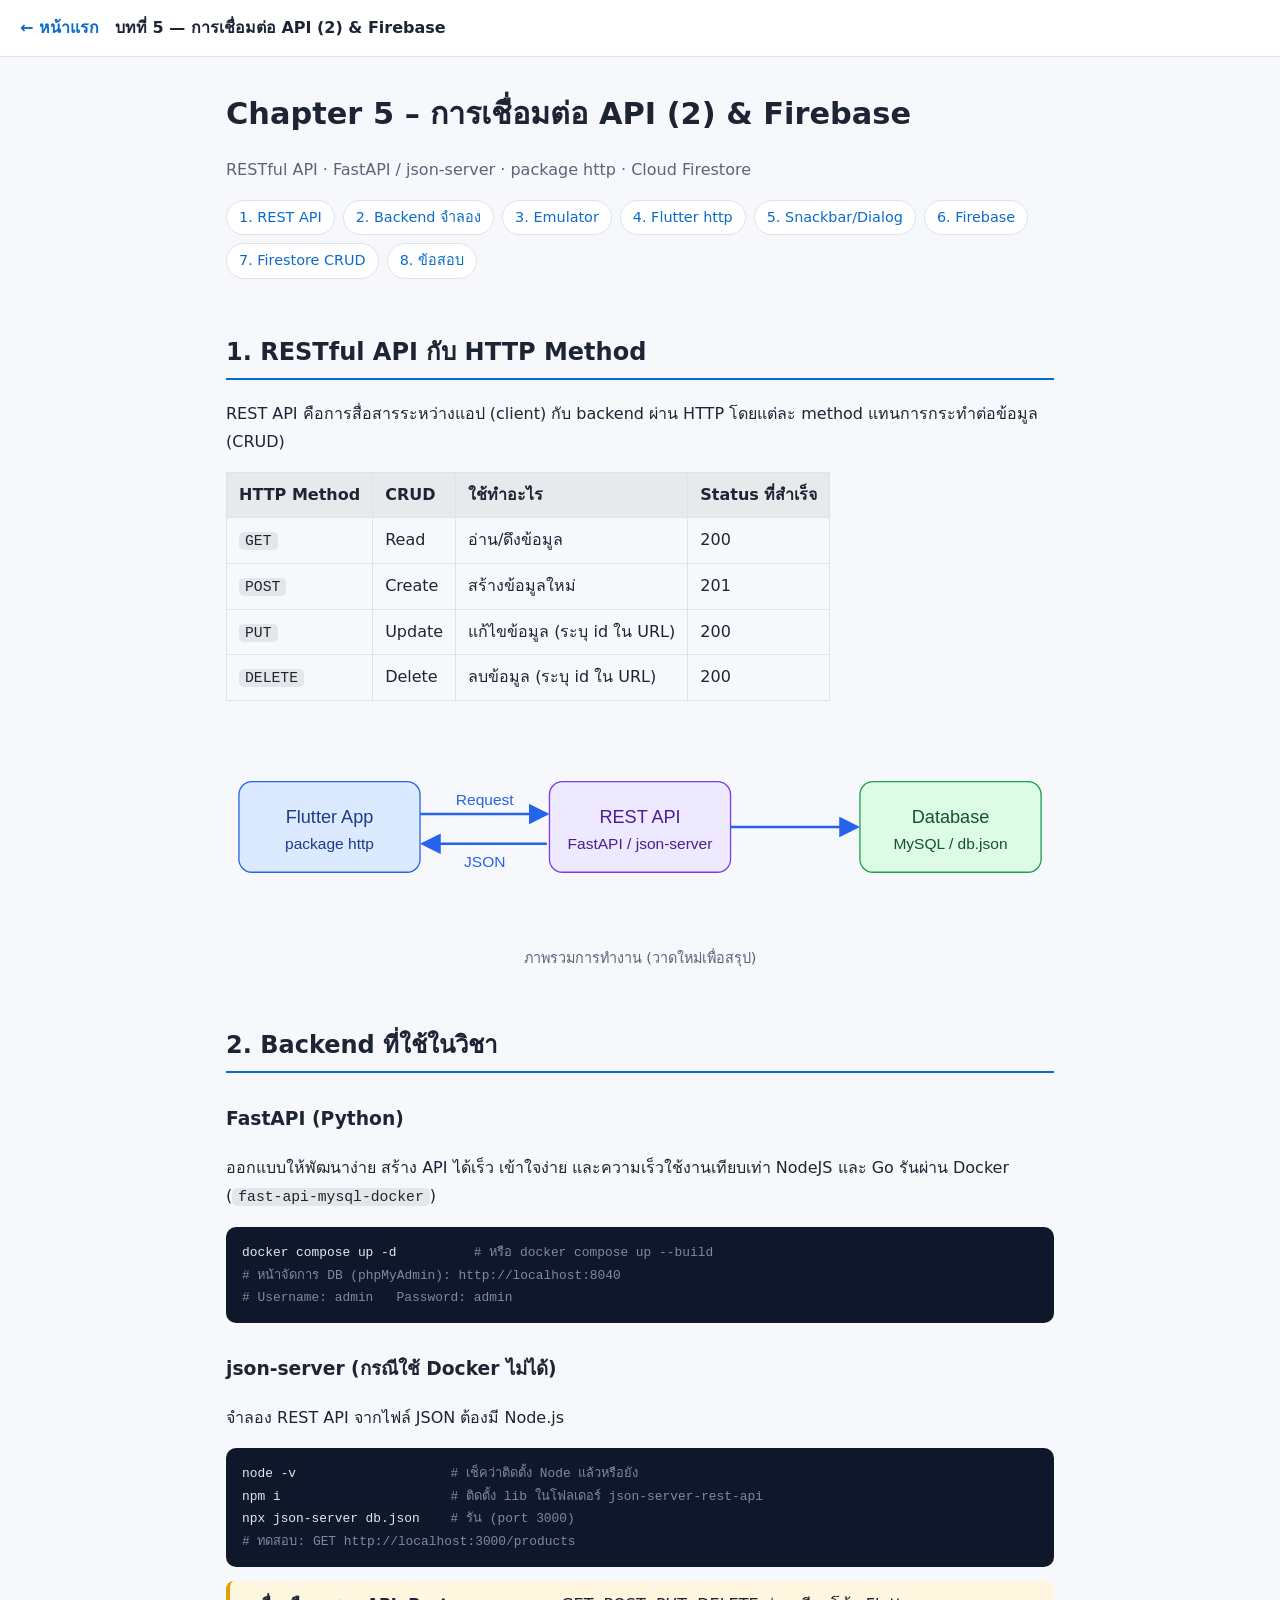
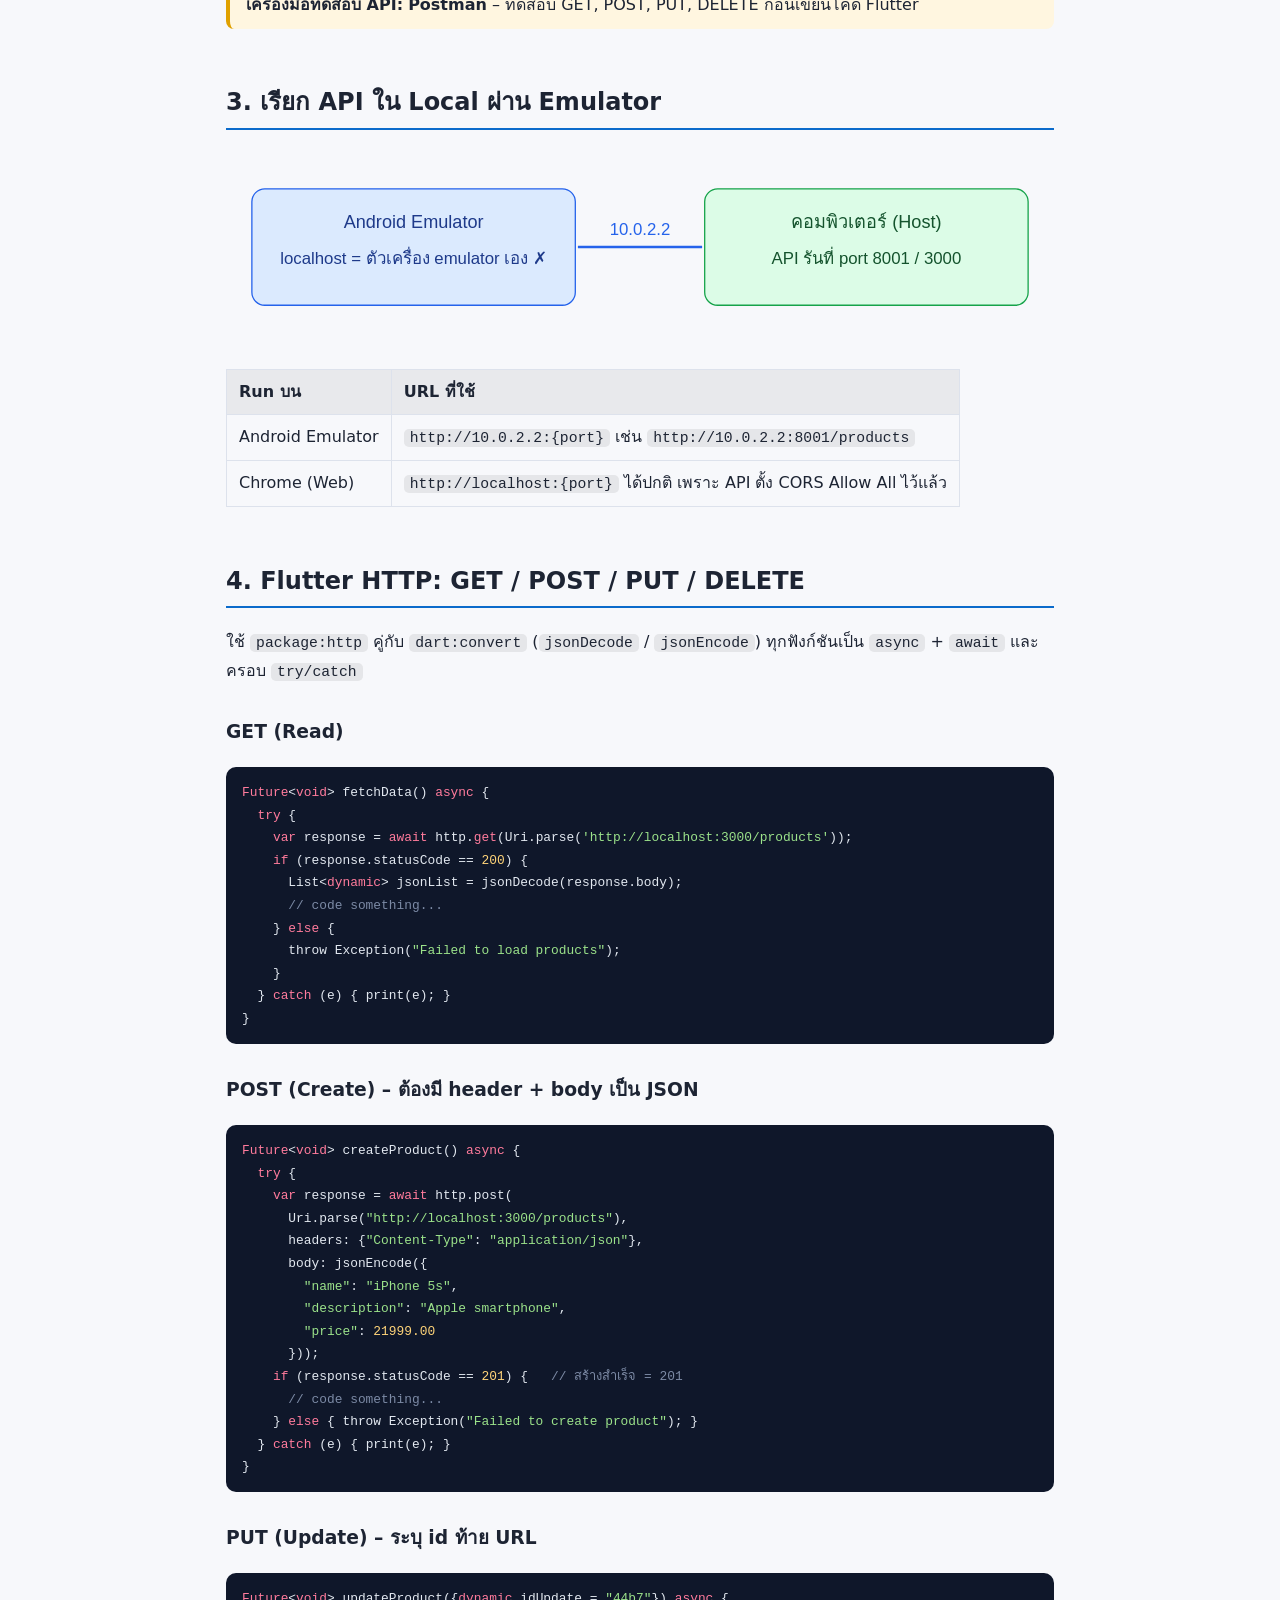
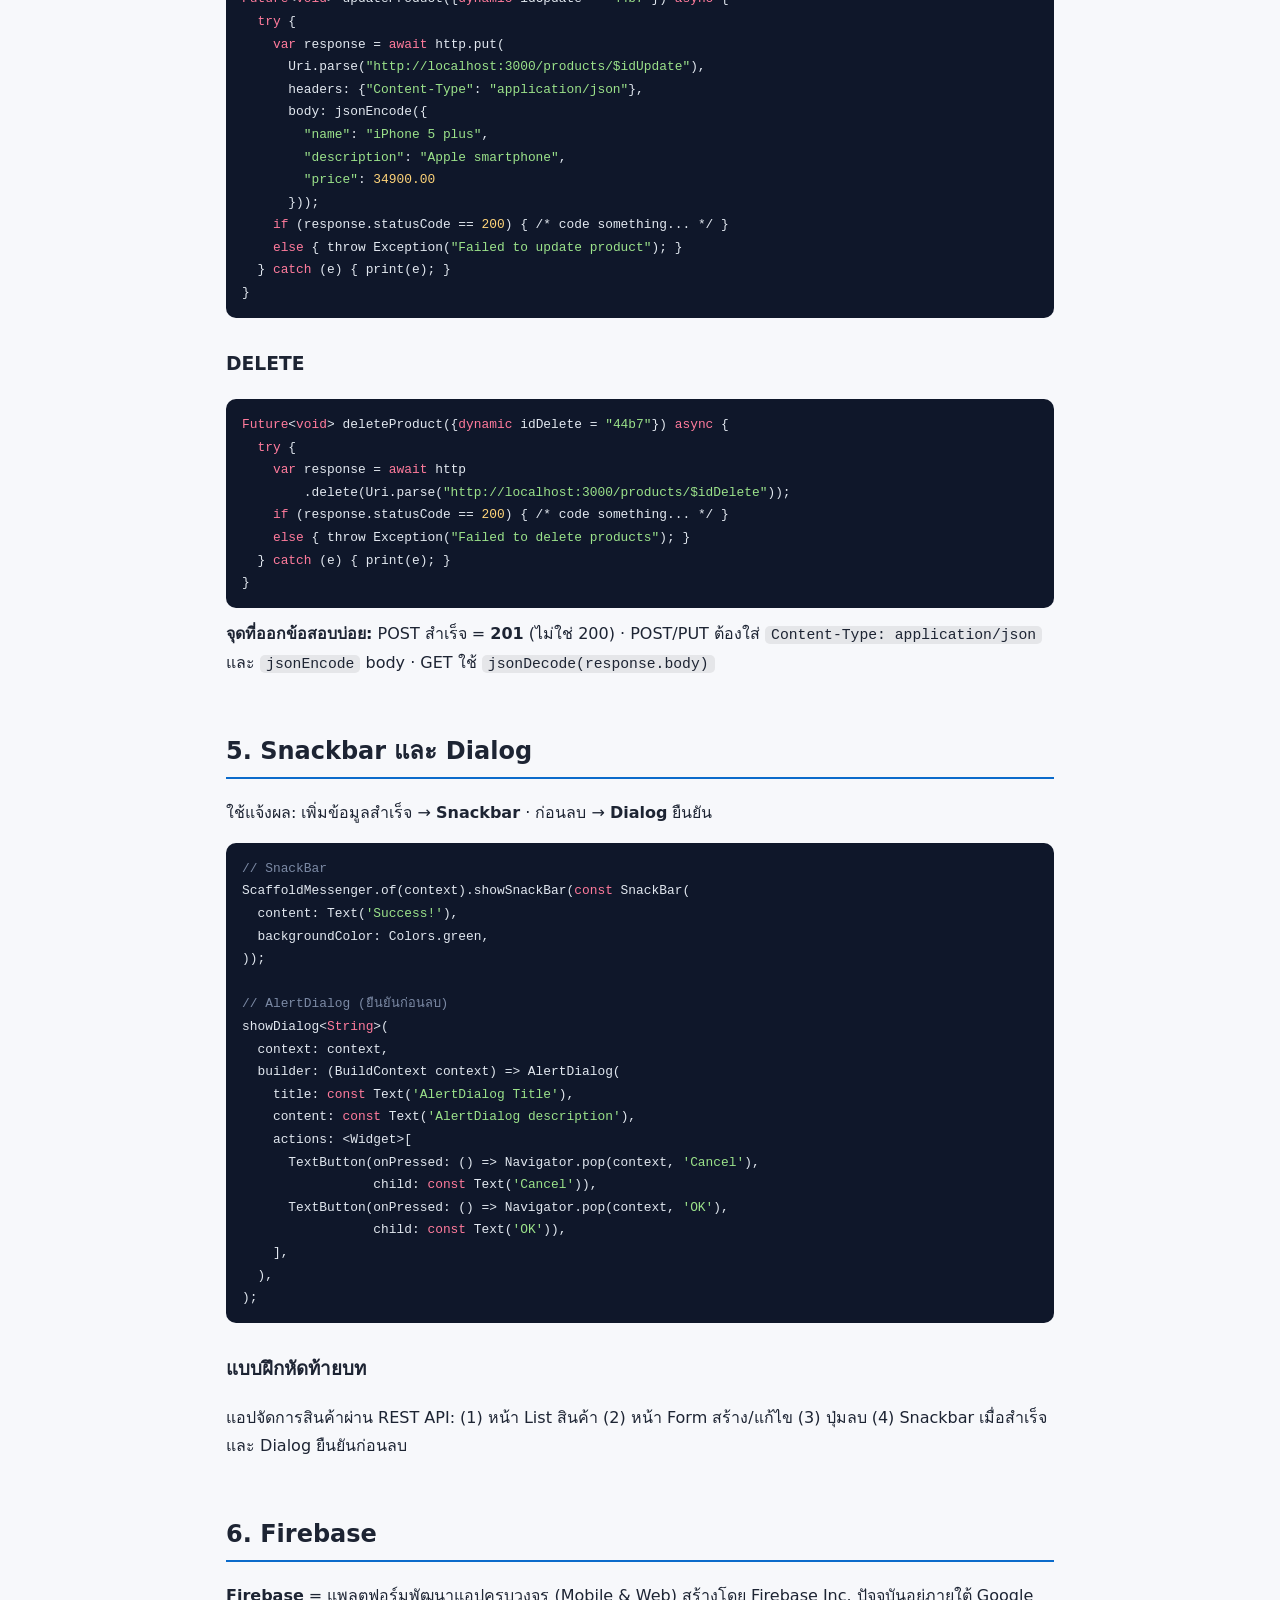
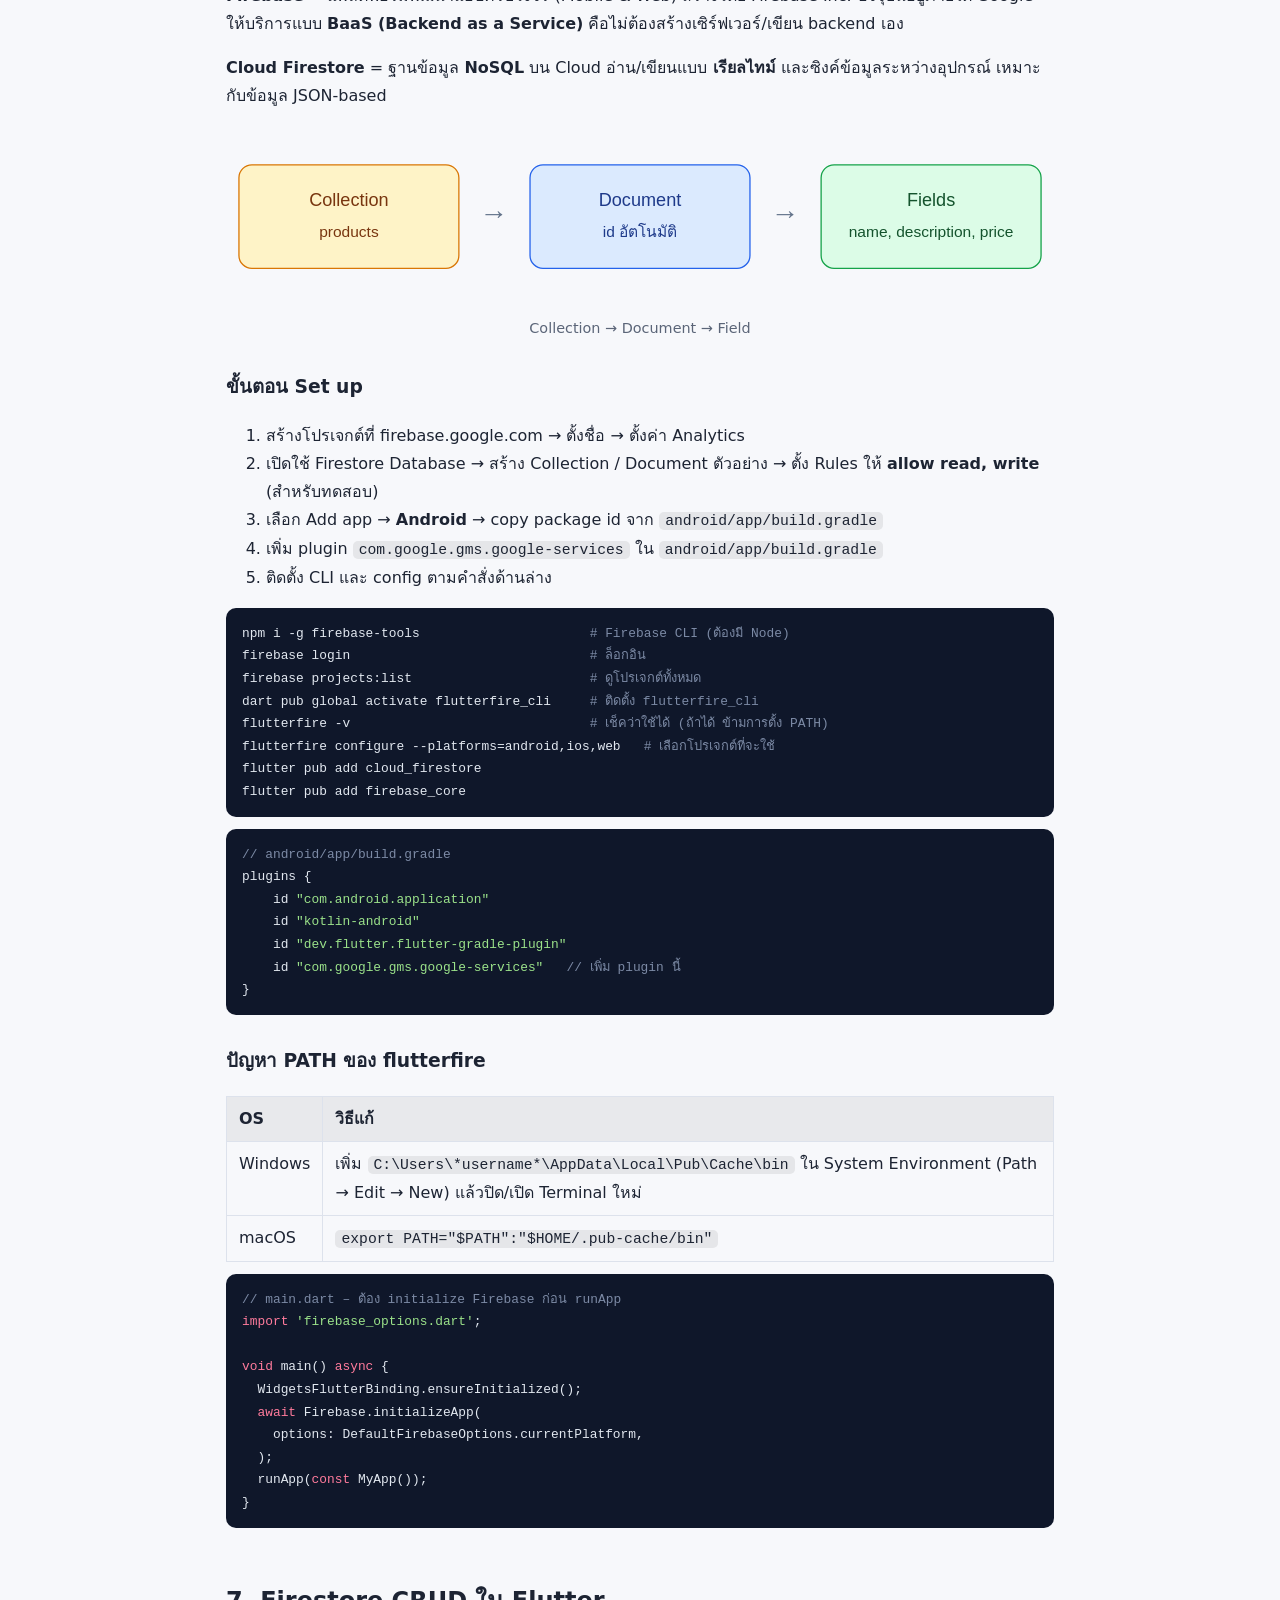
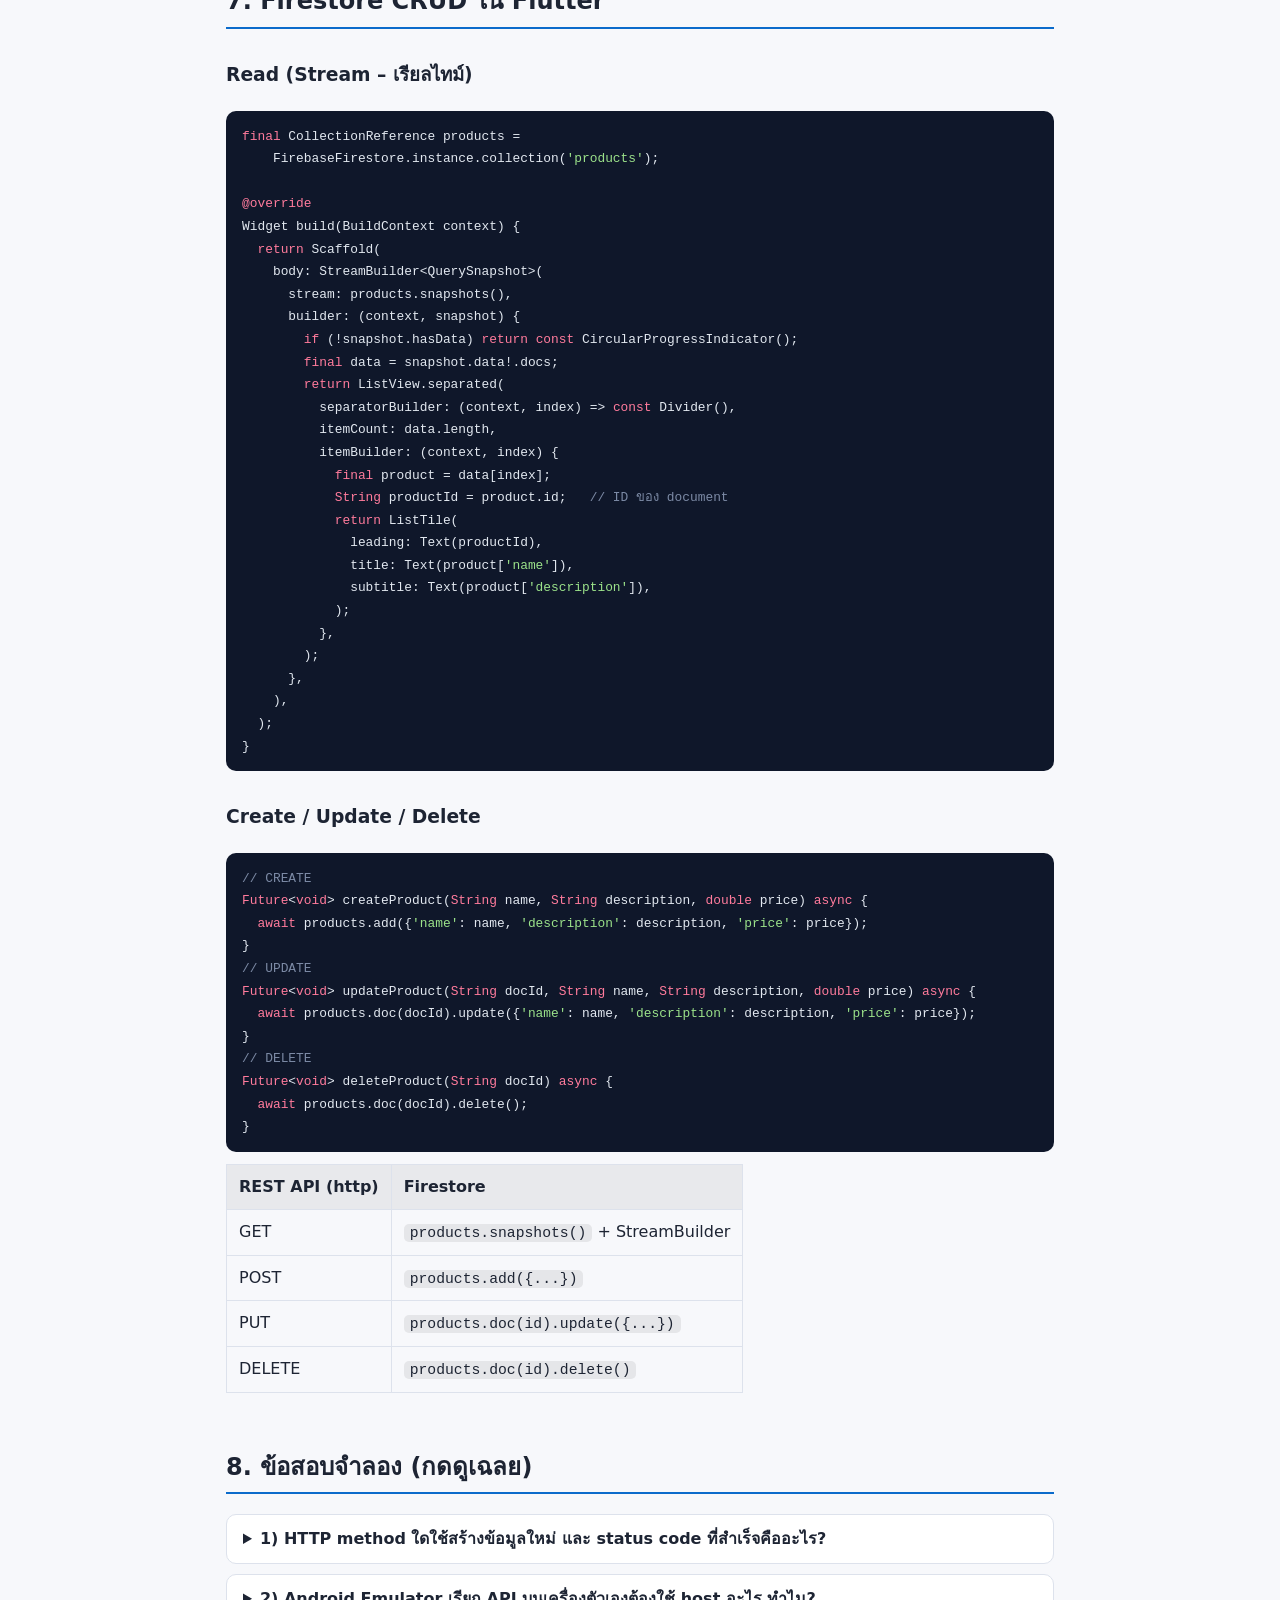
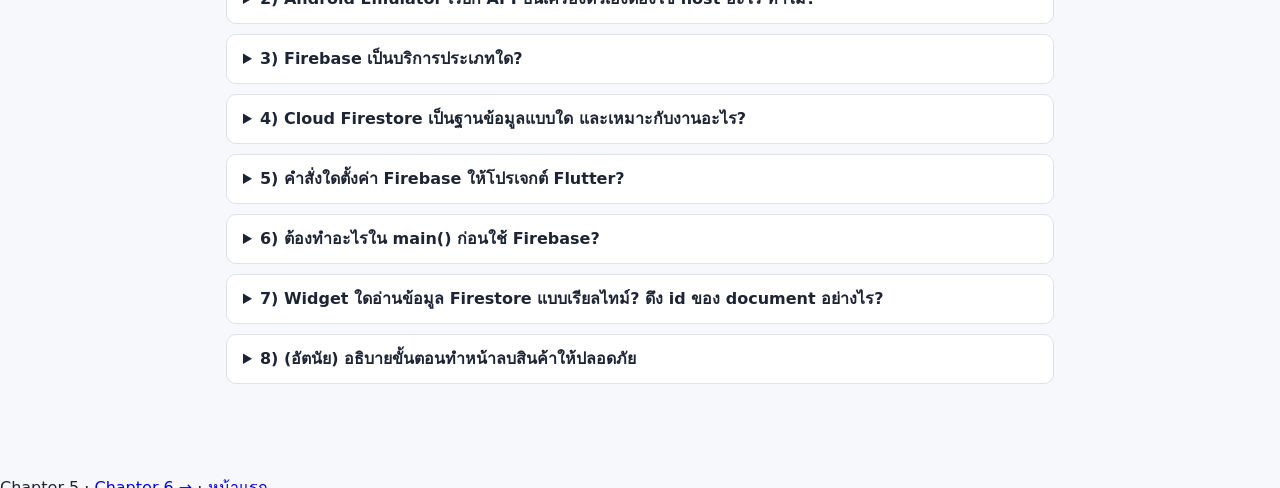
<file: chapter5.html>
<!DOCTYPE html>
<html lang="th"><head><meta charset="utf-8">
<meta name="viewport" content="width=device-width,initial-scale=1">
<title>Chapter 5 – REST API &amp; Firebase | Flutter Final</title>
<link rel="icon" href="data:image/svg+xml,<svg xmlns=%22http://www.w3.org/2000/svg%22 viewBox=%220 0 100 100%22><text y=%22.9em%22 font-size=%2290%22>📱</text></svg>">
<link rel="stylesheet" href="style.css"></head>
<body>
<header class="top"><a href="index.html">← หน้าแรก</a><strong>บทที่ 5 — การเชื่อมต่อ API (2) &amp; Firebase</strong></header>
<main>
<h1>Chapter 5 – การเชื่อมต่อ API (2) &amp; Firebase</h1>
<p style="color:var(--muted)">RESTful API · FastAPI / json-server · package http · Cloud Firestore</p>
<nav class="toc"><a href="#rest">1. REST API</a><a href="#backend">2. Backend จำลอง</a><a href="#emu">3. Emulator</a><a href="#http">4. Flutter http</a><a href="#ui">5. Snackbar/Dialog</a><a href="#fb">6. Firebase</a><a href="#fscode">7. Firestore CRUD</a><a href="#quiz">8. ข้อสอบ</a></nav>

<section id="rest"><h2>1. RESTful API กับ HTTP Method</h2>
<p>REST API คือการสื่อสารระหว่างแอป (client) กับ backend ผ่าน HTTP โดยแต่ละ method แทนการกระทำต่อข้อมูล (CRUD)</p>
<table><tr><th>HTTP Method</th><th>CRUD</th><th>ใช้ทำอะไร</th><th>Status ที่สำเร็จ</th></tr>
<tr><td><code>GET</code></td><td>Read</td><td>อ่าน/ดึงข้อมูล</td><td>200</td></tr>
<tr><td><code>POST</code></td><td>Create</td><td>สร้างข้อมูลใหม่</td><td>201</td></tr>
<tr><td><code>PUT</code></td><td>Update</td><td>แก้ไขข้อมูล (ระบุ id ใน URL)</td><td>200</td></tr>
<tr><td><code>DELETE</code></td><td>Delete</td><td>ลบข้อมูล (ระบุ id ใน URL)</td><td>200</td></tr></table>
<figure class="fig"><svg viewBox="0 0 640 170" role="img" aria-label="Flutter App ส่ง request ไป REST API แล้วต่อ Database">
<defs><marker id="a" markerWidth="8" markerHeight="8" refX="7" refY="4" orient="auto"><path d="M0,0L8,4L0,8z" fill="#2563eb"/></marker></defs>
<g font-family="sans-serif" font-size="14" text-anchor="middle">
<rect x="10" y="50" width="140" height="70" rx="10" fill="#dbeafe" stroke="#2563eb"/><text x="80" y="82" fill="#1e3a8a">Flutter App</text><text x="80" y="102" fill="#1e3a8a" font-size="12">package http</text>
<rect x="250" y="50" width="140" height="70" rx="10" fill="#ede9fe" stroke="#7c3aed"/><text x="320" y="82" fill="#4c1d95">REST API</text><text x="320" y="102" fill="#4c1d95" font-size="12">FastAPI / json-server</text>
<rect x="490" y="50" width="140" height="70" rx="10" fill="#dcfce7" stroke="#16a34a"/><text x="560" y="82" fill="#14532d">Database</text><text x="560" y="102" fill="#14532d" font-size="12">MySQL / db.json</text>
<line x1="150" y1="75" x2="248" y2="75" stroke="#2563eb" stroke-width="2" marker-end="url(#a)"/><text x="200" y="68" fill="#2563eb" font-size="12">Request</text>
<line x1="248" y1="98" x2="152" y2="98" stroke="#2563eb" stroke-width="2" marker-end="url(#a)"/><text x="200" y="116" fill="#2563eb" font-size="12">JSON</text>
<line x1="390" y1="85" x2="488" y2="85" stroke="#2563eb" stroke-width="2" marker-end="url(#a)"/></g></svg>
<figcaption>ภาพรวมการทำงาน (วาดใหม่เพื่อสรุป)</figcaption></figure></section>

<section id="backend"><h2>2. Backend ที่ใช้ในวิชา</h2>
<h3>FastAPI (Python)</h3>
<p>ออกแบบให้พัฒนาง่าย สร้าง API ได้เร็ว เข้าใจง่าย และความเร็วใช้งานเทียบเท่า NodeJS และ Go รันผ่าน Docker (<code>fast-api-mysql-docker</code>)</p>
<pre><code>docker compose up -d          # หรือ docker compose up --build
# หน้าจัดการ DB (phpMyAdmin): http://localhost:8040
# Username: admin   Password: admin</code></pre>
<h3>json-server (กรณีใช้ Docker ไม่ได้)</h3>
<p>จำลอง REST API จากไฟล์ JSON ต้องมี Node.js</p>
<pre><code>node -v                    # เช็คว่าติดตั้ง Node แล้วหรือยัง
npm i                      # ติดตั้ง lib ในโฟลเดอร์ json-server-rest-api
npx json-server db.json    # รัน (port 3000)
# ทดสอบ: GET http://localhost:3000/products</code></pre>
<div class="tip"><b>เครื่องมือทดสอบ API:</b> <b>Postman</b> – ทดสอบ GET, POST, PUT, DELETE ก่อนเขียนโค้ด Flutter</div></section>

<section id="emu"><h2>3. เรียก API ใน Local ผ่าน Emulator</h2>
<figure class="fig"><svg viewBox="0 0 640 150" role="img" aria-label="Android emulator ใช้ 10.0.2.2 แทน localhost">
<g font-family="sans-serif" font-size="14" text-anchor="middle">
<rect x="20" y="30" width="250" height="90" rx="10" fill="#dbeafe" stroke="#2563eb"/><text x="145" y="60" fill="#1e3a8a">Android Emulator</text><text x="145" y="88" fill="#1e3a8a" font-size="13">localhost = ตัวเครื่อง emulator เอง ✗</text>
<rect x="370" y="30" width="250" height="90" rx="10" fill="#dcfce7" stroke="#16a34a"/><text x="495" y="60" fill="#14532d">คอมพิวเตอร์ (Host)</text><text x="495" y="88" fill="#14532d" font-size="13">API รันที่ port 8001 / 3000</text>
<line x1="272" y1="75" x2="368" y2="75" stroke="#2563eb" stroke-width="2"/><text x="320" y="66" fill="#2563eb" font-size="13">10.0.2.2</text></g></svg></figure>
<table><tr><th>Run บน</th><th>URL ที่ใช้</th></tr>
<tr><td>Android Emulator</td><td><code>http://10.0.2.2:{port}</code> เช่น <code>http://10.0.2.2:8001/products</code></td></tr>
<tr><td>Chrome (Web)</td><td><code>http://localhost:{port}</code> ได้ปกติ เพราะ API ตั้ง CORS Allow All ไว้แล้ว</td></tr></table></section>

<section id="http"><h2>4. Flutter HTTP: GET / POST / PUT / DELETE</h2>
<p>ใช้ <code>package:http</code> คู่กับ <code>dart:convert</code> (<code>jsonDecode</code> / <code>jsonEncode</code>) ทุกฟังก์ชันเป็น <code>async</code> + <code>await</code> และครอบ <code>try/catch</code></p>
<h3>GET (Read)</h3>
<pre><code>Future&lt;void&gt; fetchData() async {
  try {
    var response = await http.get(Uri.parse('http://localhost:3000/products'));
    if (response.statusCode == 200) {
      List&lt;dynamic&gt; jsonList = jsonDecode(response.body);
      // code something...
    } else {
      throw Exception("Failed to load products");
    }
  } catch (e) { print(e); }
}</code></pre>
<h3>POST (Create) – ต้องมี header + body เป็น JSON</h3>
<pre><code>Future&lt;void&gt; createProduct() async {
  try {
    var response = await http.post(
      Uri.parse("http://localhost:3000/products"),
      headers: {"Content-Type": "application/json"},
      body: jsonEncode({
        "name": "iPhone 5s",
        "description": "Apple smartphone",
        "price": 21999.00
      }));
    if (response.statusCode == 201) {   // สร้างสำเร็จ = 201
      // code something...
    } else { throw Exception("Failed to create product"); }
  } catch (e) { print(e); }
}</code></pre>
<h3>PUT (Update) – ระบุ id ท้าย URL</h3>
<pre><code>Future&lt;void&gt; updateProduct({dynamic idUpdate = "44b7"}) async {
  try {
    var response = await http.put(
      Uri.parse("http://localhost:3000/products/$idUpdate"),
      headers: {"Content-Type": "application/json"},
      body: jsonEncode({
        "name": "iPhone 5 plus",
        "description": "Apple smartphone",
        "price": 34900.00
      }));
    if (response.statusCode == 200) { /* code something... */ }
    else { throw Exception("Failed to update product"); }
  } catch (e) { print(e); }
}</code></pre>
<h3>DELETE</h3>
<pre><code>Future&lt;void&gt; deleteProduct({dynamic idDelete = "44b7"}) async {
  try {
    var response = await http
        .delete(Uri.parse("http://localhost:3000/products/$idDelete"));
    if (response.statusCode == 200) { /* code something... */ }
    else { throw Exception("Failed to delete products"); }
  } catch (e) { print(e); }
}</code></pre>
<div class="warn"><b>จุดที่ออกข้อสอบบ่อย:</b> POST สำเร็จ = <b>201</b> (ไม่ใช่ 200) · POST/PUT ต้องใส่ <code>Content-Type: application/json</code> และ <code>jsonEncode</code> body · GET ใช้ <code>jsonDecode(response.body)</code></div></section>

<section id="ui"><h2>5. Snackbar และ Dialog</h2>
<p>ใช้แจ้งผล: เพิ่มข้อมูลสำเร็จ → <b>Snackbar</b> · ก่อนลบ → <b>Dialog</b> ยืนยัน</p>
<pre><code>// SnackBar
ScaffoldMessenger.of(context).showSnackBar(const SnackBar(
  content: Text('Success!'),
  backgroundColor: Colors.green,
));

// AlertDialog (ยืนยันก่อนลบ)
showDialog&lt;String&gt;(
  context: context,
  builder: (BuildContext context) =&gt; AlertDialog(
    title: const Text('AlertDialog Title'),
    content: const Text('AlertDialog description'),
    actions: &lt;Widget&gt;[
      TextButton(onPressed: () =&gt; Navigator.pop(context, 'Cancel'),
                 child: const Text('Cancel')),
      TextButton(onPressed: () =&gt; Navigator.pop(context, 'OK'),
                 child: const Text('OK')),
    ],
  ),
);</code></pre>
<h3>แบบฝึกหัดท้ายบท</h3>
<p>แอปจัดการสินค้าผ่าน REST API: (1) หน้า List สินค้า (2) หน้า Form สร้าง/แก้ไข (3) ปุ่มลบ (4) Snackbar เมื่อสำเร็จ และ Dialog ยืนยันก่อนลบ</p></section>

<section id="fb"><h2>6. Firebase</h2>
<p><b>Firebase</b> = แพลตฟอร์มพัฒนาแอปครบวงจร (Mobile &amp; Web) สร้างโดย Firebase Inc. ปัจจุบันอยู่ภายใต้ Google ให้บริการแบบ <b>BaaS (Backend as a Service)</b> คือไม่ต้องสร้างเซิร์ฟเวอร์/เขียน backend เอง</p>
<p><b>Cloud Firestore</b> = ฐานข้อมูล <b>NoSQL</b> บน Cloud อ่าน/เขียนแบบ <b>เรียลไทม์</b> และซิงค์ข้อมูลระหว่างอุปกรณ์ เหมาะกับข้อมูล JSON-based</p>
<figure class="fig"><svg viewBox="0 0 640 140" role="img" aria-label="โครงสร้าง Firestore: Collection มี Document มี Field">
<g font-family="sans-serif" font-size="14" text-anchor="middle">
<rect x="10" y="30" width="170" height="80" rx="10" fill="#fef3c7" stroke="#d97706"/><text x="95" y="62" fill="#78350f">Collection</text><text x="95" y="86" fill="#78350f" font-size="12">products</text>
<rect x="235" y="30" width="170" height="80" rx="10" fill="#dbeafe" stroke="#2563eb"/><text x="320" y="62" fill="#1e3a8a">Document</text><text x="320" y="86" fill="#1e3a8a" font-size="12">id อัตโนมัติ</text>
<rect x="460" y="30" width="170" height="80" rx="10" fill="#dcfce7" stroke="#16a34a"/><text x="545" y="62" fill="#14532d">Fields</text><text x="545" y="86" fill="#14532d" font-size="12">name, description, price</text>
<text x="207" y="75" fill="#64748b" font-size="22">→</text><text x="432" y="75" fill="#64748b" font-size="22">→</text></g></svg>
<figcaption>Collection → Document → Field</figcaption></figure>
<h3>ขั้นตอน Set up</h3>
<ol><li>สร้างโปรเจกต์ที่ firebase.google.com → ตั้งชื่อ → ตั้งค่า Analytics</li>
<li>เปิดใช้ Firestore Database → สร้าง Collection / Document ตัวอย่าง → ตั้ง Rules ให้ <b>allow read, write</b> (สำหรับทดสอบ)</li>
<li>เลือก Add app → <b>Android</b> → copy package id จาก <code>android/app/build.gradle</code></li>
<li>เพิ่ม plugin <code>com.google.gms.google-services</code> ใน <code>android/app/build.gradle</code></li>
<li>ติดตั้ง CLI และ config ตามคำสั่งด้านล่าง</li></ol>
<pre><code>npm i -g firebase-tools                      # Firebase CLI (ต้องมี Node)
firebase login                               # ล็อกอิน
firebase projects:list                       # ดูโปรเจกต์ทั้งหมด
dart pub global activate flutterfire_cli     # ติดตั้ง flutterfire_cli
flutterfire -v                               # เช็คว่าใช้ได้ (ถ้าได้ ข้ามการตั้ง PATH)
flutterfire configure --platforms=android,ios,web   # เลือกโปรเจกต์ที่จะใช้
flutter pub add cloud_firestore
flutter pub add firebase_core</code></pre>
<pre><code>// android/app/build.gradle
plugins {
    id "com.android.application"
    id "kotlin-android"
    id "dev.flutter.flutter-gradle-plugin"
    id "com.google.gms.google-services"   // เพิ่ม plugin นี้
}</code></pre>
<h3>ปัญหา PATH ของ flutterfire</h3>
<table><tr><th>OS</th><th>วิธีแก้</th></tr>
<tr><td>Windows</td><td>เพิ่ม <code>C:\Users\*username*\AppData\Local\Pub\Cache\bin</code> ใน System Environment (Path → Edit → New) แล้วปิด/เปิด Terminal ใหม่</td></tr>
<tr><td>macOS</td><td><code>export PATH="$PATH":"$HOME/.pub-cache/bin"</code></td></tr></table>
<pre><code>// main.dart – ต้อง initialize Firebase ก่อน runApp
import 'firebase_options.dart';

void main() async {
  WidgetsFlutterBinding.ensureInitialized();
  await Firebase.initializeApp(
    options: DefaultFirebaseOptions.currentPlatform,
  );
  runApp(const MyApp());
}</code></pre></section>

<section id="fscode"><h2>7. Firestore CRUD ใน Flutter</h2>
<h3>Read (Stream – เรียลไทม์)</h3>
<pre><code>final CollectionReference products =
    FirebaseFirestore.instance.collection('products');

@override
Widget build(BuildContext context) {
  return Scaffold(
    body: StreamBuilder&lt;QuerySnapshot&gt;(
      stream: products.snapshots(),
      builder: (context, snapshot) {
        if (!snapshot.hasData) return const CircularProgressIndicator();
        final data = snapshot.data!.docs;
        return ListView.separated(
          separatorBuilder: (context, index) =&gt; const Divider(),
          itemCount: data.length,
          itemBuilder: (context, index) {
            final product = data[index];
            String productId = product.id;   // ID ของ document
            return ListTile(
              leading: Text(productId),
              title: Text(product['name']),
              subtitle: Text(product['description']),
            );
          },
        );
      },
    ),
  );
}</code></pre>
<h3>Create / Update / Delete</h3>
<pre><code>// CREATE
Future&lt;void&gt; createProduct(String name, String description, double price) async {
  await products.add({'name': name, 'description': description, 'price': price});
}
// UPDATE
Future&lt;void&gt; updateProduct(String docId, String name, String description, double price) async {
  await products.doc(docId).update({'name': name, 'description': description, 'price': price});
}
// DELETE
Future&lt;void&gt; deleteProduct(String docId) async {
  await products.doc(docId).delete();
}</code></pre>
<table><tr><th>REST API (http)</th><th>Firestore</th></tr>
<tr><td>GET</td><td><code>products.snapshots()</code> + StreamBuilder</td></tr>
<tr><td>POST</td><td><code>products.add({...})</code></td></tr>
<tr><td>PUT</td><td><code>products.doc(id).update({...})</code></td></tr>
<tr><td>DELETE</td><td><code>products.doc(id).delete()</code></td></tr></table></section>

<section id="quiz"><h2>8. ข้อสอบจำลอง (กดดูเฉลย)</h2>
<details><summary>1) HTTP method ใดใช้สร้างข้อมูลใหม่ และ status code ที่สำเร็จคืออะไร?</summary><p>POST, 201</p></details>
<details><summary>2) Android Emulator เรียก API บนเครื่องตัวเองต้องใช้ host อะไร ทำไม?</summary><p><code>10.0.2.2</code> เพราะ <code>localhost</code> ใน emulator หมายถึงตัว emulator เอง ไม่ใช่คอมพิวเตอร์ที่รัน API</p></details>
<details><summary>3) Firebase เป็นบริการประเภทใด?</summary><p>BaaS (Backend as a Service) ไม่ต้องสร้างเซิร์ฟเวอร์เอง</p></details>
<details><summary>4) Cloud Firestore เป็นฐานข้อมูลแบบใด และเหมาะกับงานอะไร?</summary><p>NoSQL บน Cloud เหมาะกับข้อมูลเรียลไทม์และข้อมูลแบบ JSON</p></details>
<details><summary>5) คำสั่งใดตั้งค่า Firebase ให้โปรเจกต์ Flutter?</summary><p><code>flutterfire configure</code> (ติดตั้งผ่าน <code>dart pub global activate flutterfire_cli</code>)</p></details>
<details><summary>6) ต้องทำอะไรใน main() ก่อนใช้ Firebase?</summary><p><code>WidgetsFlutterBinding.ensureInitialized()</code> แล้ว <code>await Firebase.initializeApp(options: DefaultFirebaseOptions.currentPlatform)</code></p></details>
<details><summary>7) Widget ใดอ่านข้อมูล Firestore แบบเรียลไทม์? ดึง id ของ document อย่างไร?</summary><p><code>StreamBuilder</code> กับ <code>collection.snapshots()</code> · ใช้ <code>doc.id</code></p></details>
<details><summary>8) (อัตนัย) อธิบายขั้นตอนทำหน้าลบสินค้าให้ปลอดภัย</summary><p>กดปุ่มลบ → แสดง AlertDialog ยืนยัน → ถ้ากด OK เรียก <code>http.delete(.../products/$id)</code> (หรือ <code>doc(id).delete()</code>) → ตรวจ statusCode == 200 → แสดง SnackBar สำเร็จ → โหลดรายการใหม่</p></details>
</section>
</main>
<footer>Chapter 5 · <a href="chapter6.html">Chapter 6 →</a> · <a href="index.html">หน้าแรก</a></footer>
<script>
(function(){
  var esc=function(s){return s.replace(/&/g,'&amp;').replace(/</g,'&lt;').replace(/>/g,'&gt;')};
  var kw='class|extends|const|final|return|void|import|required|int|double|String|bool|super|static|true|false|null|this|var|late|new|async|await|if|else|try|catch|dynamic|factory|Future|get';
  var re=new RegExp('(\\/\\/[^\\n]*|#[^\\n]*)|(\'(?:\\\\.|[^\'\\\\\\n])*\'|"(?:\\\\.|[^"\\\\\\n])*")|(@override)|\\b('+kw+')\\b|\\b(\\d+(?:\\.\\d+)?)\\b','g');
  document.querySelectorAll('pre code').forEach(function(el){
    var src=el.textContent,out='',last=0,m;
    re.lastIndex=0;
    while((m=re.exec(src))){
      out+=esc(src.slice(last,m.index));
      var cls=m[1]?'c':m[2]?'s':m[3]?'k':m[4]?'k':'n';
      out+='<span class="'+cls+'">'+esc(m[0])+'</span>';
      last=m.index+m[0].length;
    }
    out+=esc(src.slice(last));
    el.innerHTML=out;
  });
})();
</script>
</body>
</html>
</file>
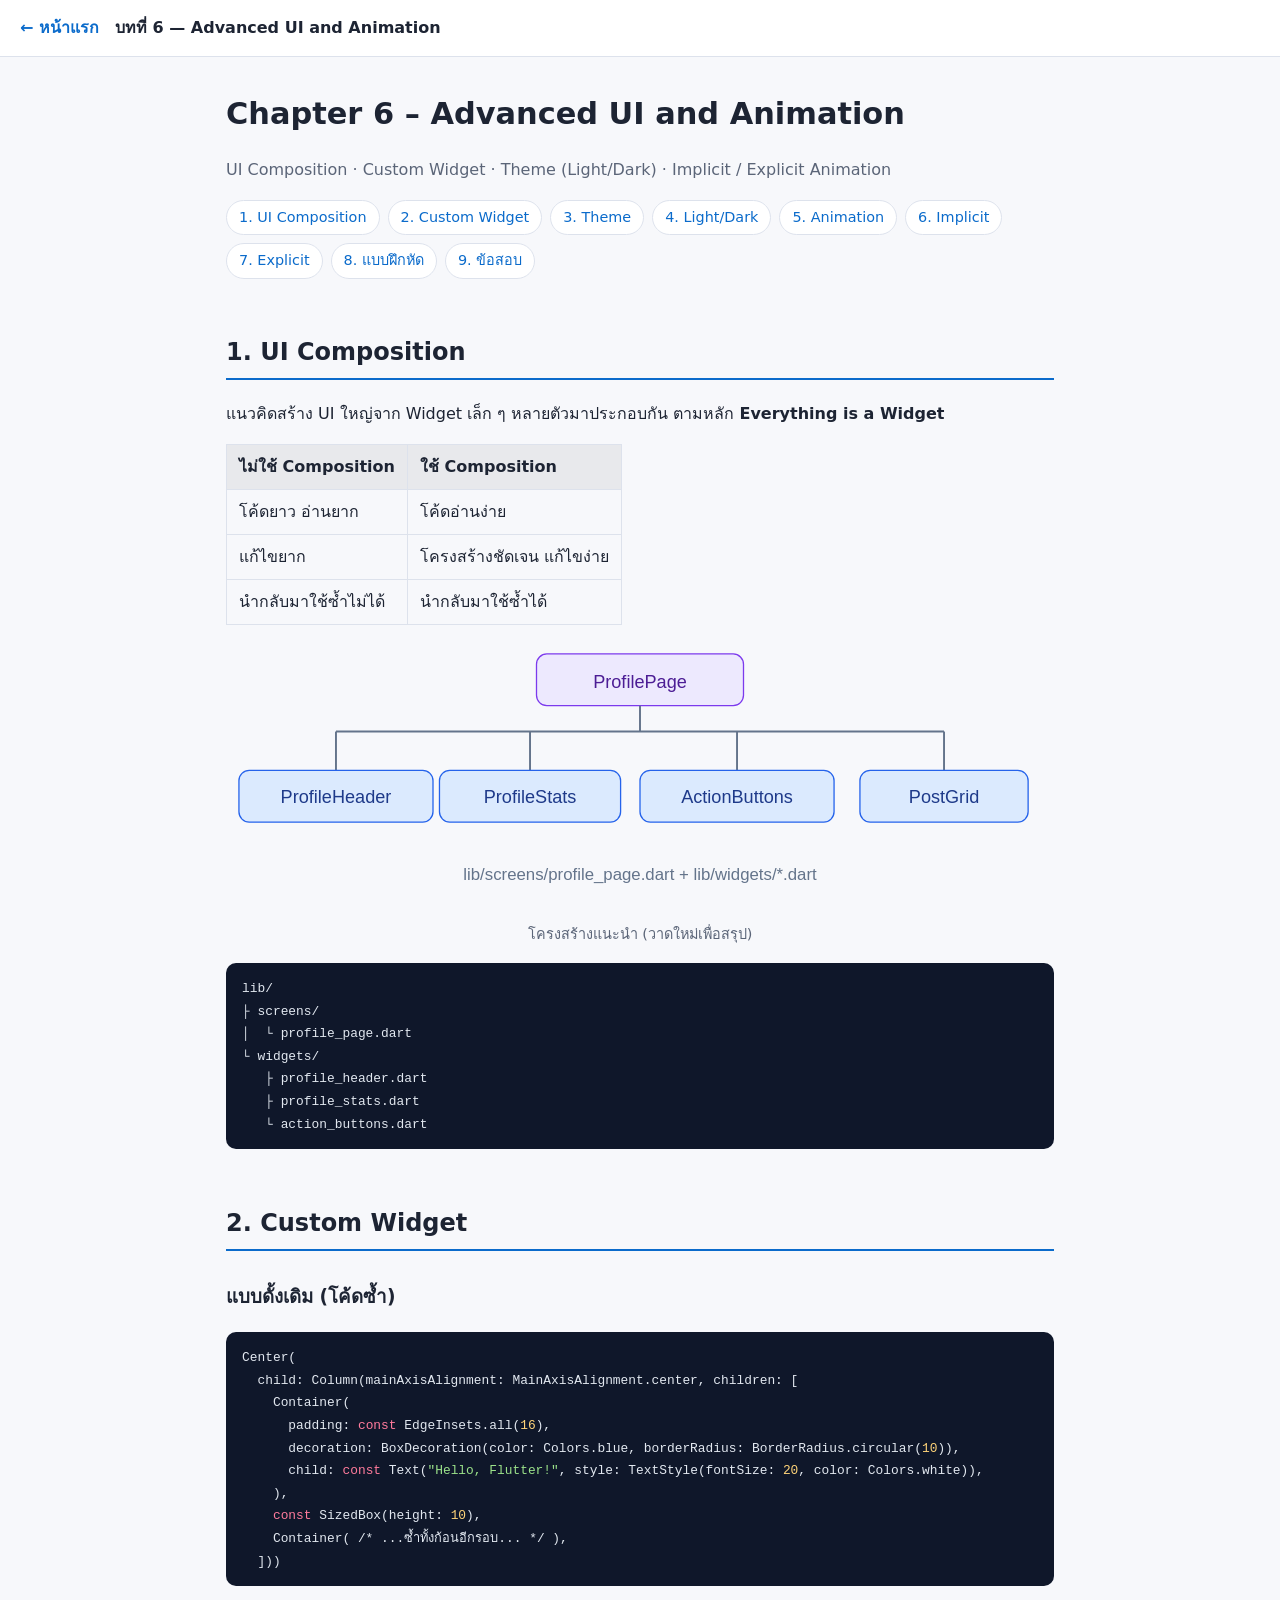
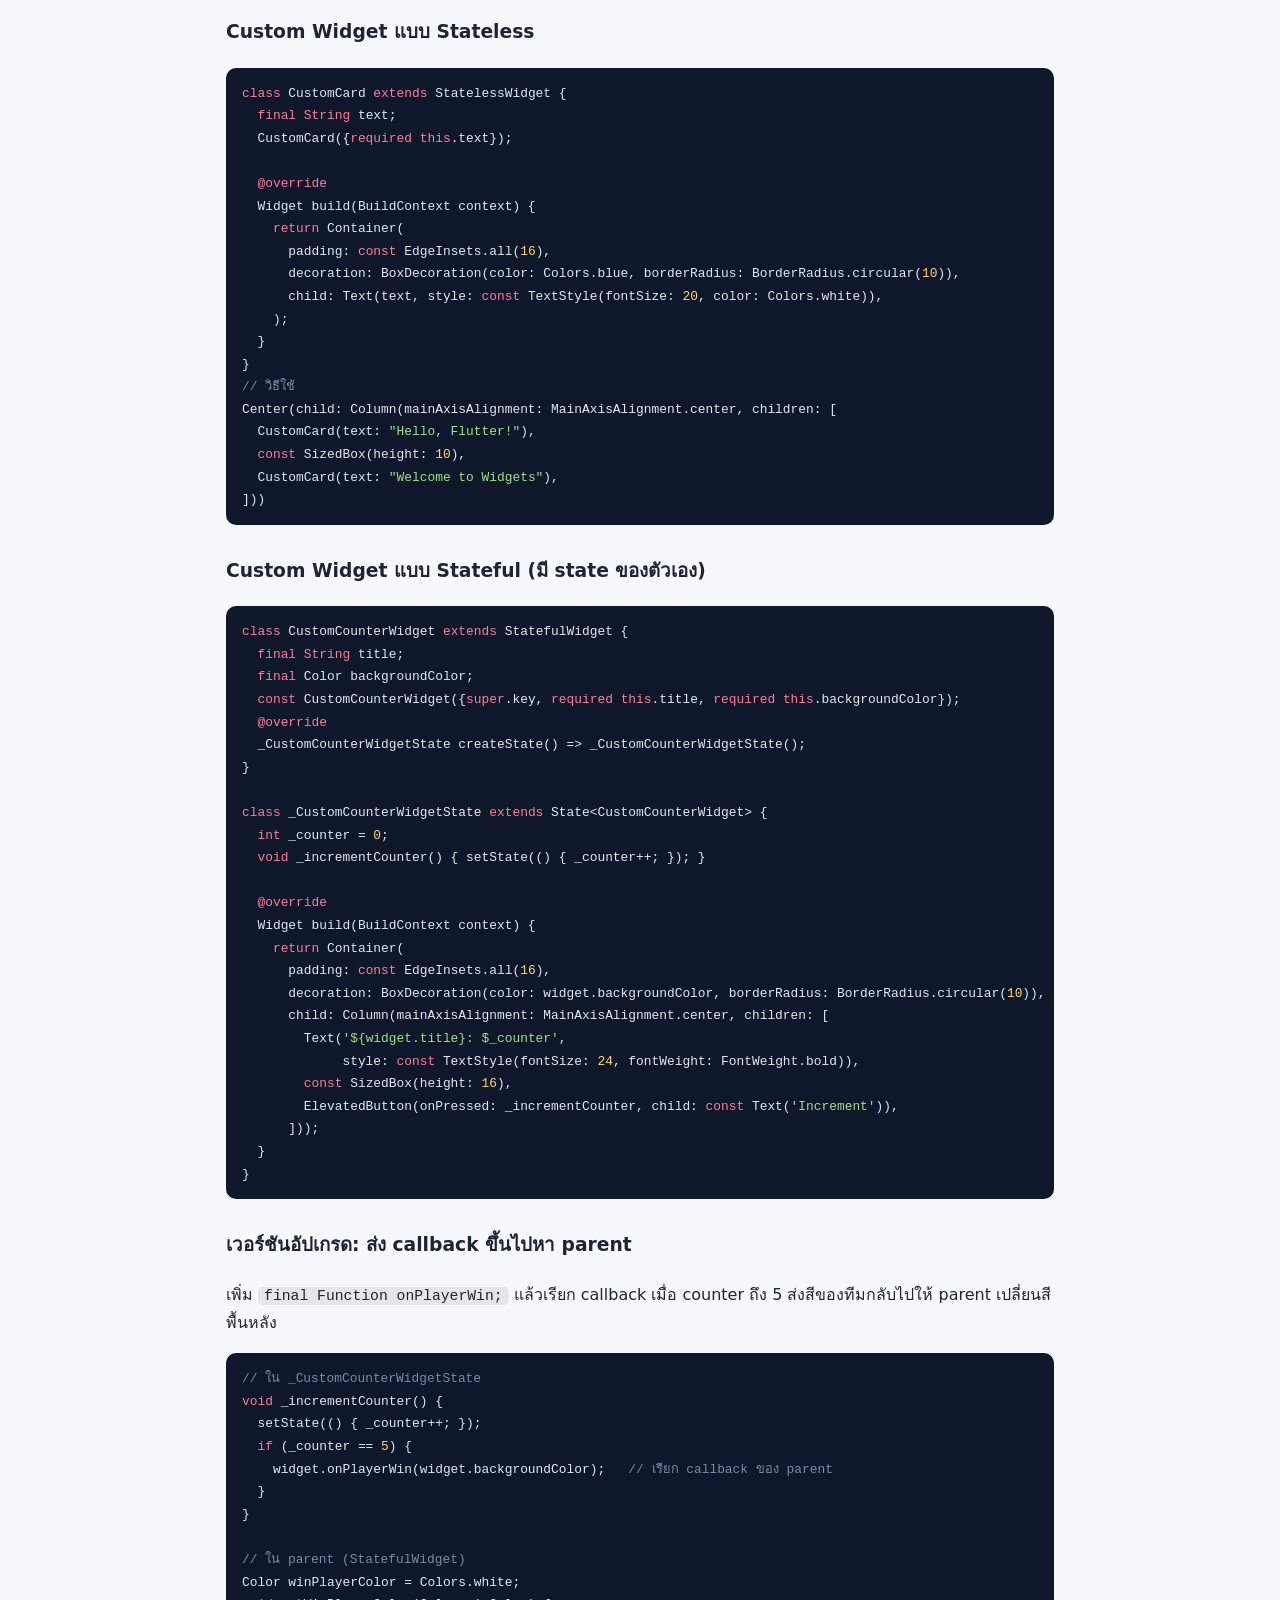
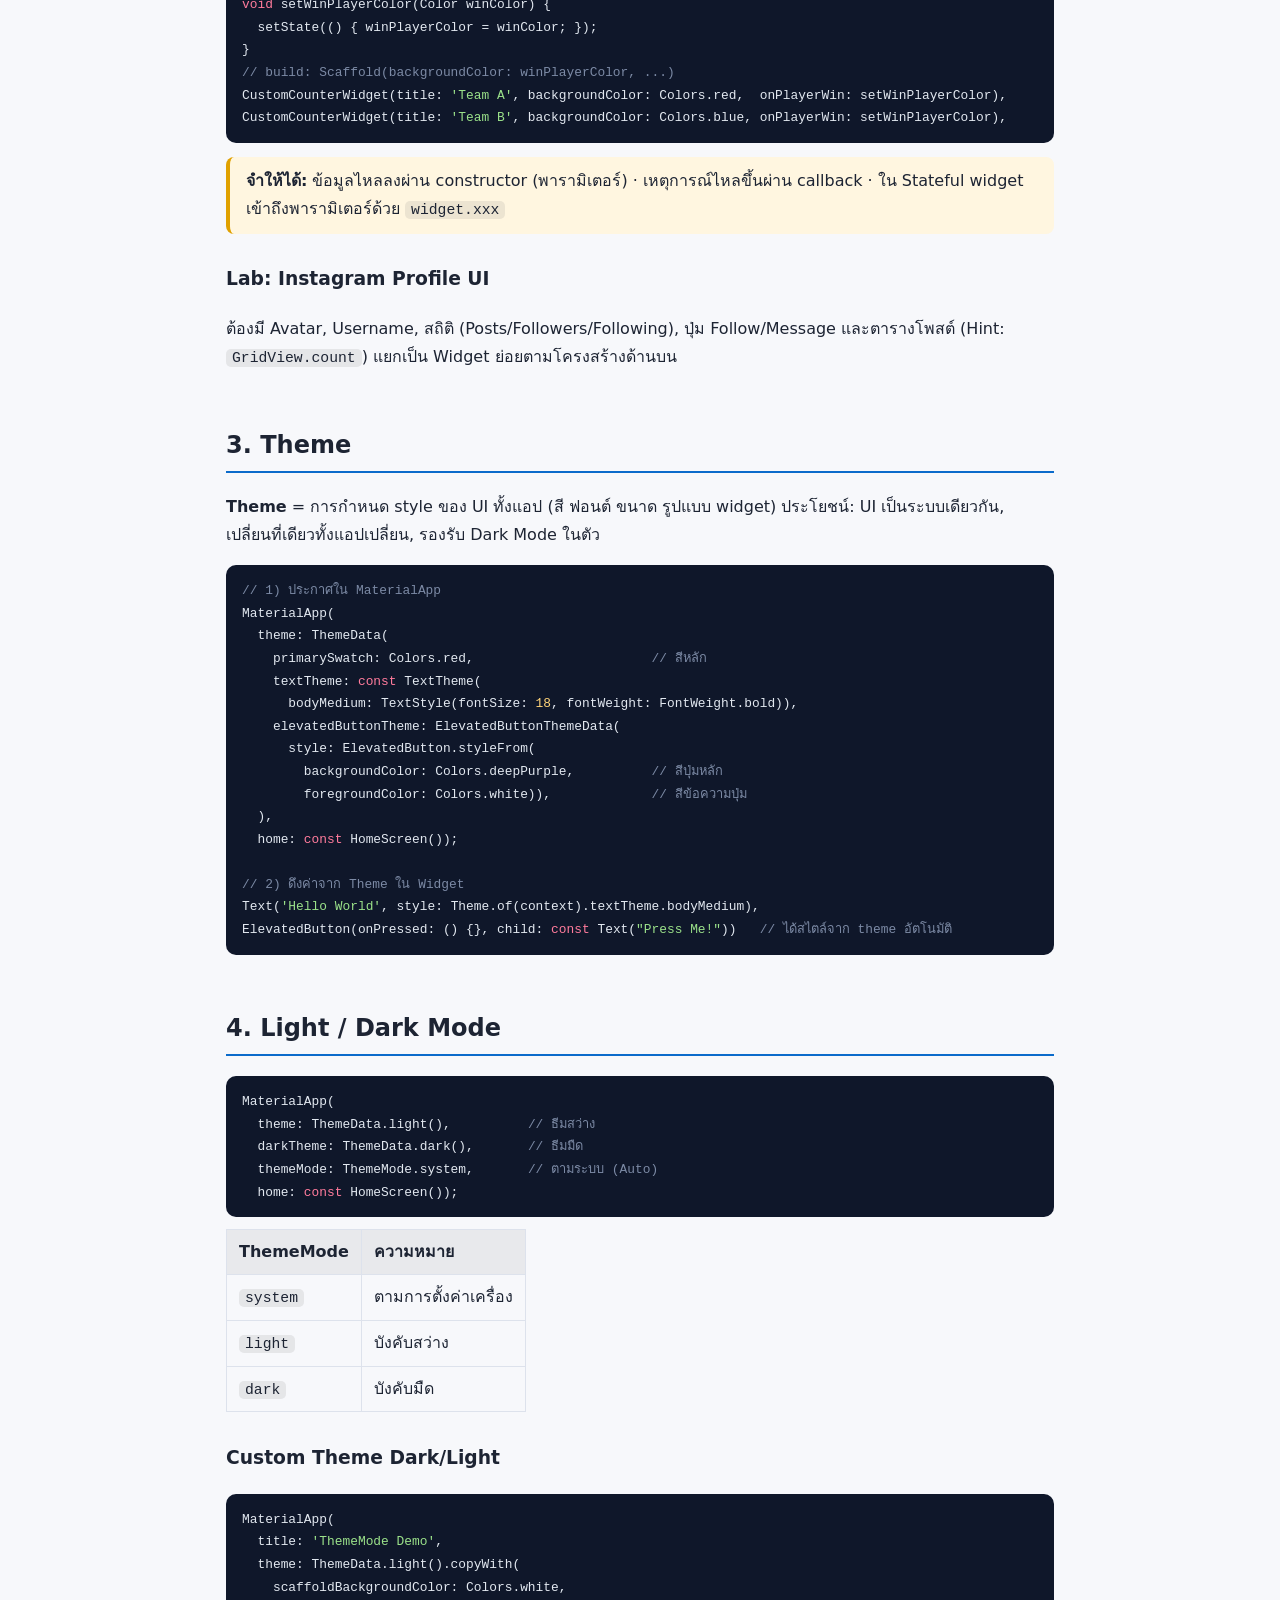
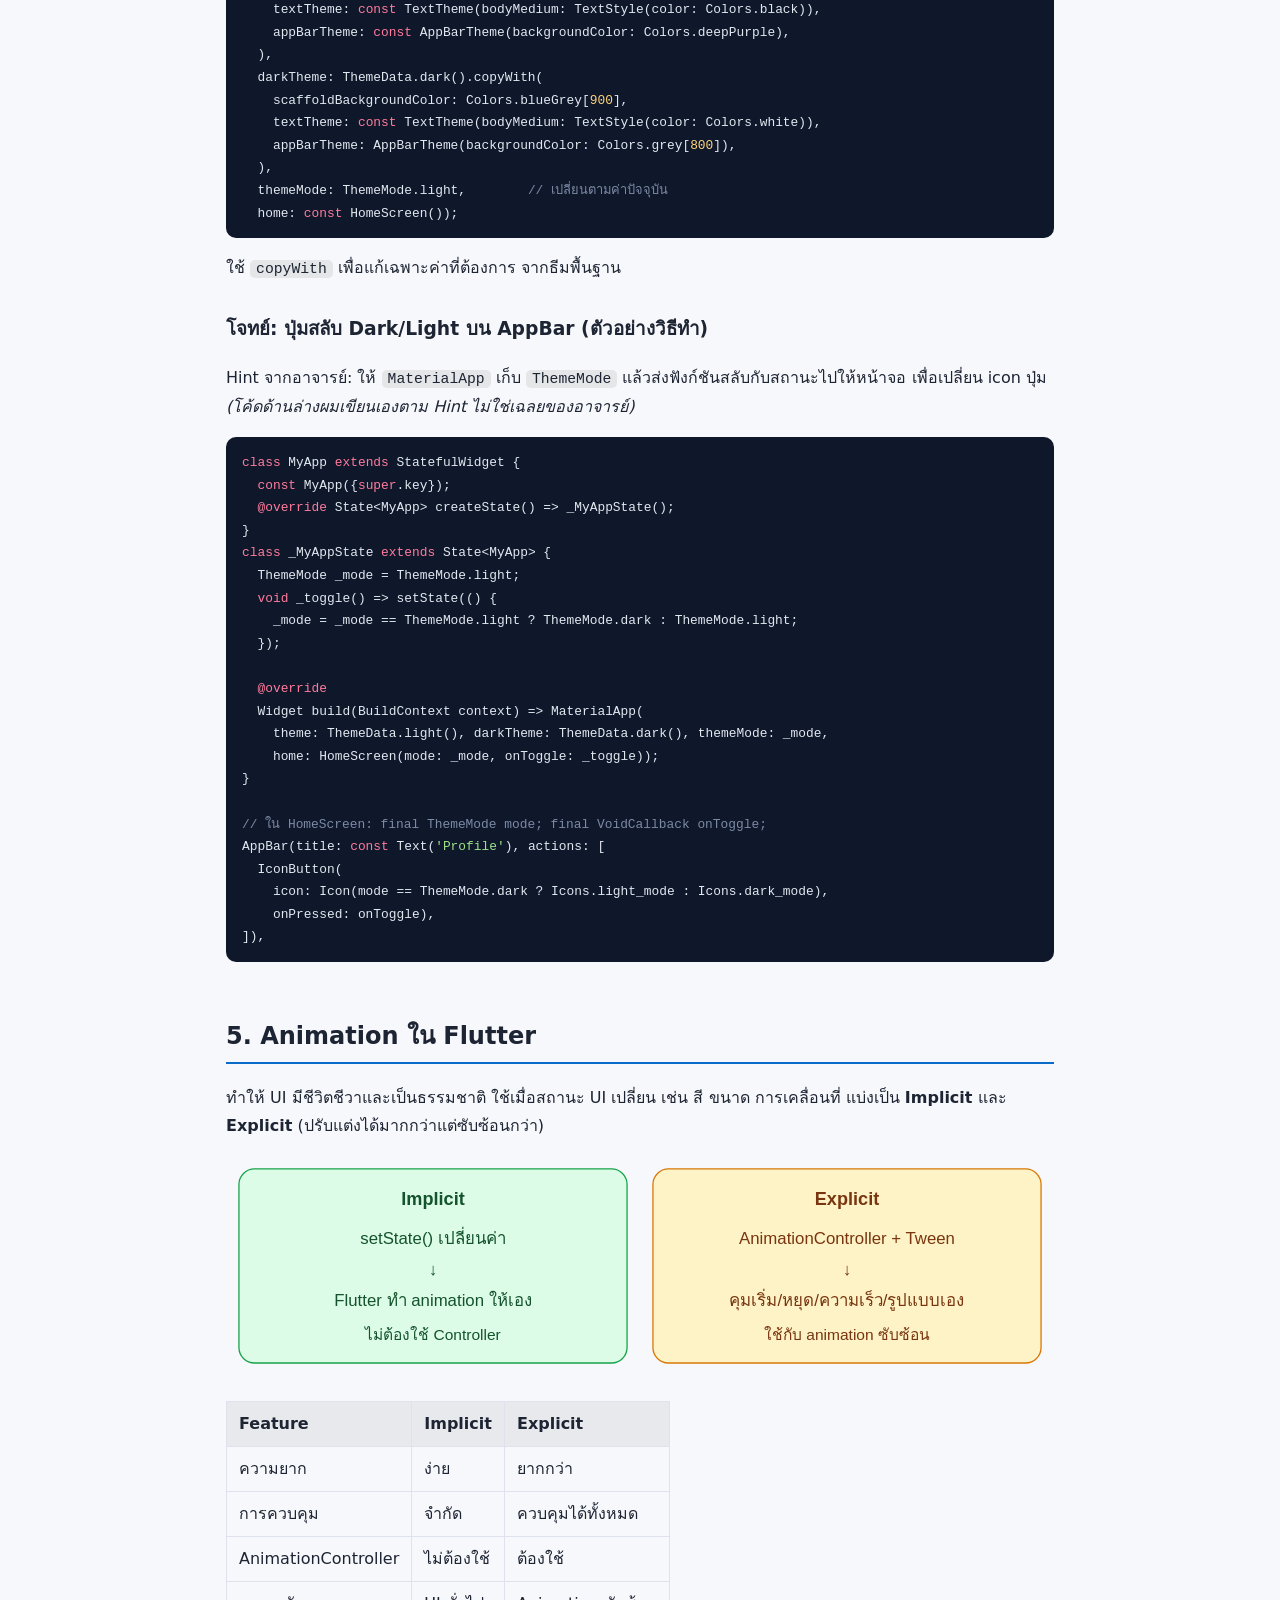
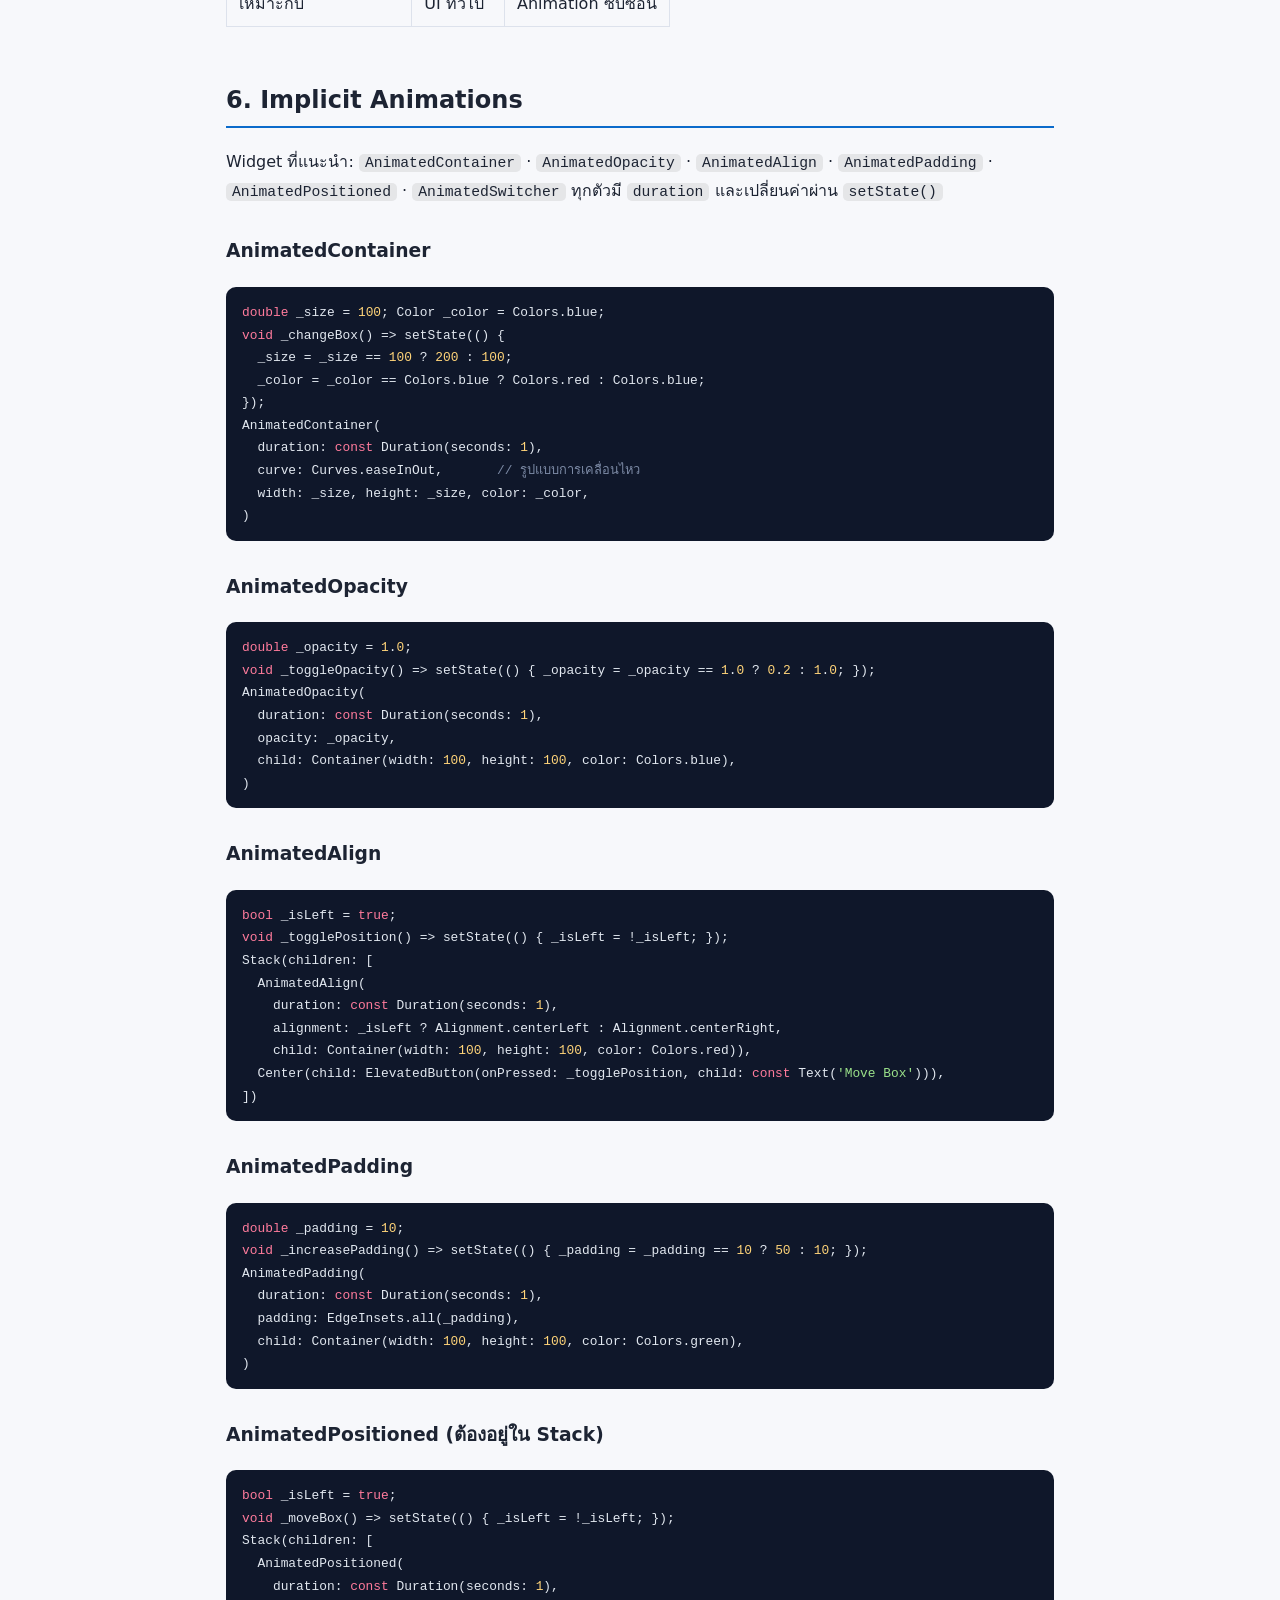
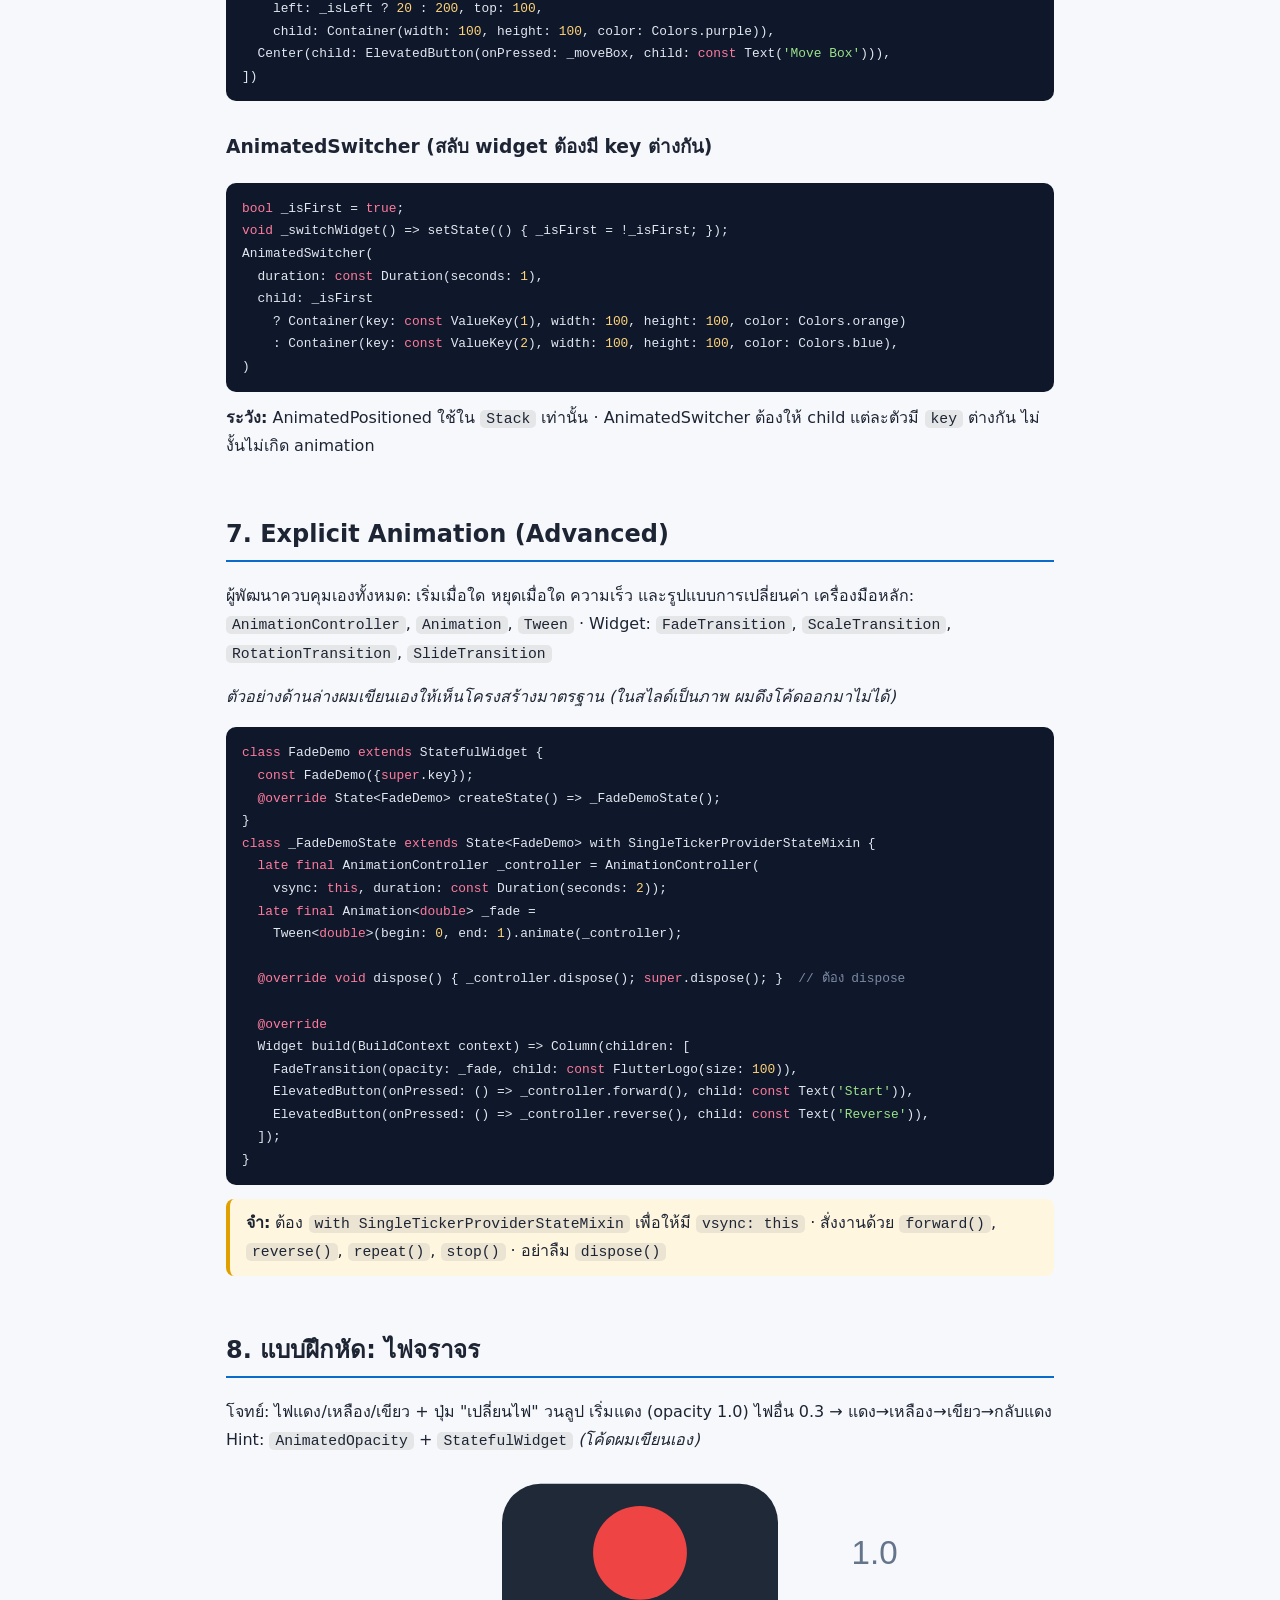
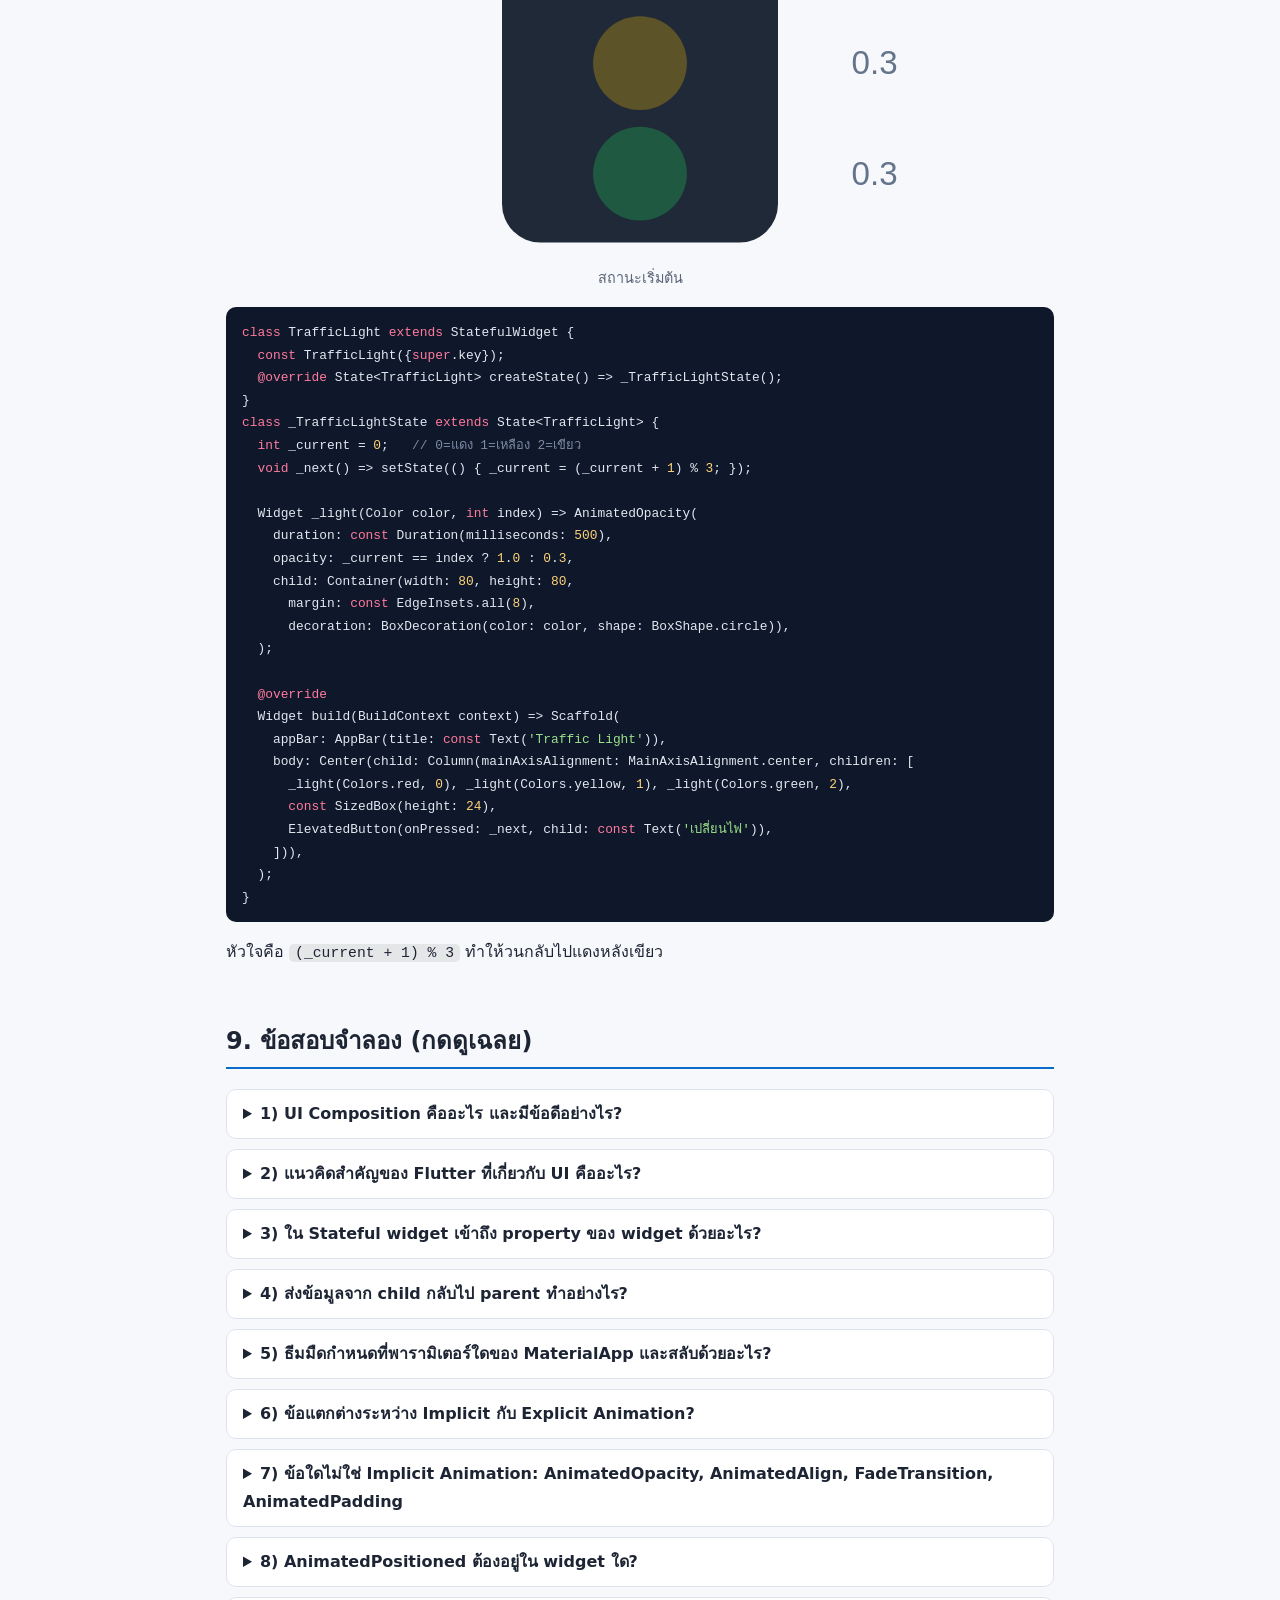
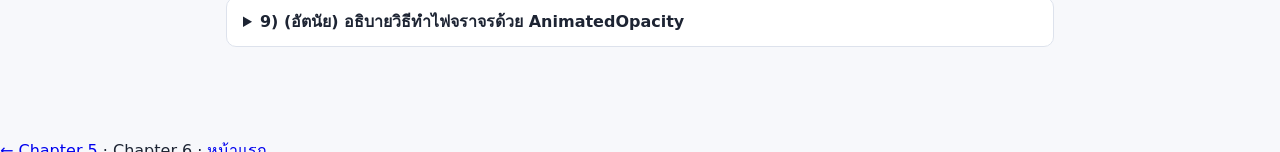
<file: chapter6.html>
<!DOCTYPE html>
<html lang="th"><head><meta charset="utf-8">
<meta name="viewport" content="width=device-width,initial-scale=1">
<title>Chapter 6 – Advanced UI &amp; Animation | Flutter Final</title>
<link rel="icon" href="data:image/svg+xml,<svg xmlns=%22http://www.w3.org/2000/svg%22 viewBox=%220 0 100 100%22><text y=%22.9em%22 font-size=%2290%22>🎨</text></svg>">
<link rel="stylesheet" href="style.css"></head>
<body>
<header class="top"><a href="index.html">← หน้าแรก</a><strong>บทที่ 6 — Advanced UI and Animation</strong></header>
<main>
<h1>Chapter 6 – Advanced UI and Animation</h1>
<p style="color:var(--muted)">UI Composition · Custom Widget · Theme (Light/Dark) · Implicit / Explicit Animation</p>
<nav class="toc"><a href="#comp">1. UI Composition</a><a href="#custom">2. Custom Widget</a><a href="#theme">3. Theme</a><a href="#darklight">4. Light/Dark</a><a href="#anim">5. Animation</a><a href="#implicit">6. Implicit</a><a href="#explicit">7. Explicit</a><a href="#lab">8. แบบฝึกหัด</a><a href="#quiz">9. ข้อสอบ</a></nav>

<section id="comp"><h2>1. UI Composition</h2>
<p>แนวคิดสร้าง UI ใหญ่จาก Widget เล็ก ๆ หลายตัวมาประกอบกัน ตามหลัก <b>Everything is a Widget</b></p>
<table><tr><th>ไม่ใช้ Composition</th><th>ใช้ Composition</th></tr>
<tr><td>โค้ดยาว อ่านยาก</td><td>โค้ดอ่านง่าย</td></tr>
<tr><td>แก้ไขยาก</td><td>โครงสร้างชัดเจน แก้ไขง่าย</td></tr>
<tr><td>นำกลับมาใช้ซ้ำไม่ได้</td><td>นำกลับมาใช้ซ้ำได้</td></tr></table>
<figure class="fig"><svg viewBox="0 0 640 210" role="img" aria-label="ProfilePage แยกเป็น ProfileHeader ProfileStats ActionButtons PostGrid">
<g font-family="sans-serif" font-size="14" text-anchor="middle">
<rect x="240" y="10" width="160" height="40" rx="8" fill="#ede9fe" stroke="#7c3aed"/><text x="320" y="36" fill="#4c1d95">ProfilePage</text>
<g stroke="#64748b" stroke-width="1.5"><line x1="320" y1="50" x2="320" y2="70"/><line x1="85" y1="70" x2="555" y2="70"/><line x1="85" y1="70" x2="85" y2="100"/><line x1="235" y1="70" x2="235" y2="100"/><line x1="395" y1="70" x2="395" y2="100"/><line x1="555" y1="70" x2="555" y2="100"/></g>
<rect x="10" y="100" width="150" height="40" rx="8" fill="#dbeafe" stroke="#2563eb"/><text x="85" y="125" fill="#1e3a8a">ProfileHeader</text>
<rect x="165" y="100" width="140" height="40" rx="8" fill="#dbeafe" stroke="#2563eb"/><text x="235" y="125" fill="#1e3a8a">ProfileStats</text>
<rect x="320" y="100" width="150" height="40" rx="8" fill="#dbeafe" stroke="#2563eb"/><text x="395" y="125" fill="#1e3a8a">ActionButtons</text>
<rect x="490" y="100" width="130" height="40" rx="8" fill="#dbeafe" stroke="#2563eb"/><text x="555" y="125" fill="#1e3a8a">PostGrid</text>
<text x="320" y="185" fill="#64748b" font-size="13">lib/screens/profile_page.dart  +  lib/widgets/*.dart</text></g></svg>
<figcaption>โครงสร้างแนะนำ (วาดใหม่เพื่อสรุป)</figcaption></figure>
<pre><code>lib/
├ screens/
│  └ profile_page.dart
└ widgets/
   ├ profile_header.dart
   ├ profile_stats.dart
   └ action_buttons.dart</code></pre></section>

<section id="custom"><h2>2. Custom Widget</h2>
<h3>แบบดั้งเดิม (โค้ดซ้ำ)</h3>
<pre><code>Center(
  child: Column(mainAxisAlignment: MainAxisAlignment.center, children: [
    Container(
      padding: const EdgeInsets.all(16),
      decoration: BoxDecoration(color: Colors.blue, borderRadius: BorderRadius.circular(10)),
      child: const Text("Hello, Flutter!", style: TextStyle(fontSize: 20, color: Colors.white)),
    ),
    const SizedBox(height: 10),
    Container( /* ...ซ้ำทั้งก้อนอีกรอบ... */ ),
  ]))</code></pre>
<h3>Custom Widget แบบ Stateless</h3>
<pre><code>class CustomCard extends StatelessWidget {
  final String text;
  CustomCard({required this.text});

  @override
  Widget build(BuildContext context) {
    return Container(
      padding: const EdgeInsets.all(16),
      decoration: BoxDecoration(color: Colors.blue, borderRadius: BorderRadius.circular(10)),
      child: Text(text, style: const TextStyle(fontSize: 20, color: Colors.white)),
    );
  }
}
// วิธีใช้
Center(child: Column(mainAxisAlignment: MainAxisAlignment.center, children: [
  CustomCard(text: "Hello, Flutter!"),
  const SizedBox(height: 10),
  CustomCard(text: "Welcome to Widgets"),
]))</code></pre>
<h3>Custom Widget แบบ Stateful (มี state ของตัวเอง)</h3>
<pre><code>class CustomCounterWidget extends StatefulWidget {
  final String title;
  final Color backgroundColor;
  const CustomCounterWidget({super.key, required this.title, required this.backgroundColor});
  @override
  _CustomCounterWidgetState createState() =&gt; _CustomCounterWidgetState();
}

class _CustomCounterWidgetState extends State&lt;CustomCounterWidget&gt; {
  int _counter = 0;
  void _incrementCounter() { setState(() { _counter++; }); }

  @override
  Widget build(BuildContext context) {
    return Container(
      padding: const EdgeInsets.all(16),
      decoration: BoxDecoration(color: widget.backgroundColor, borderRadius: BorderRadius.circular(10)),
      child: Column(mainAxisAlignment: MainAxisAlignment.center, children: [
        Text('${widget.title}: $_counter',
             style: const TextStyle(fontSize: 24, fontWeight: FontWeight.bold)),
        const SizedBox(height: 16),
        ElevatedButton(onPressed: _incrementCounter, child: const Text('Increment')),
      ]));
  }
}</code></pre>
<h3>เวอร์ชันอัปเกรด: ส่ง callback ขึ้นไปหา parent</h3>
<p>เพิ่ม <code>final Function onPlayerWin;</code> แล้วเรียก callback เมื่อ counter ถึง 5 ส่งสีของทีมกลับไปให้ parent เปลี่ยนสีพื้นหลัง</p>
<pre><code>// ใน _CustomCounterWidgetState
void _incrementCounter() {
  setState(() { _counter++; });
  if (_counter == 5) {
    widget.onPlayerWin(widget.backgroundColor);   // เรียก callback ของ parent
  }
}

// ใน parent (StatefulWidget)
Color winPlayerColor = Colors.white;
void setWinPlayerColor(Color winColor) {
  setState(() { winPlayerColor = winColor; });
}
// build: Scaffold(backgroundColor: winPlayerColor, ...)
CustomCounterWidget(title: 'Team A', backgroundColor: Colors.red,  onPlayerWin: setWinPlayerColor),
CustomCounterWidget(title: 'Team B', backgroundColor: Colors.blue, onPlayerWin: setWinPlayerColor),</code></pre>
<div class="tip"><b>จำให้ได้:</b> ข้อมูลไหลลงผ่าน constructor (พารามิเตอร์) · เหตุการณ์ไหลขึ้นผ่าน callback · ใน Stateful widget เข้าถึงพารามิเตอร์ด้วย <code>widget.xxx</code></div>
<h3>Lab: Instagram Profile UI</h3>
<p>ต้องมี Avatar, Username, สถิติ (Posts/Followers/Following), ปุ่ม Follow/Message และตารางโพสต์ (Hint: <code>GridView.count</code>) แยกเป็น Widget ย่อยตามโครงสร้างด้านบน</p></section>

<section id="theme"><h2>3. Theme</h2>
<p><b>Theme</b> = การกำหนด style ของ UI ทั้งแอป (สี ฟอนต์ ขนาด รูปแบบ widget) ประโยชน์: UI เป็นระบบเดียวกัน, เปลี่ยนที่เดียวทั้งแอปเปลี่ยน, รองรับ Dark Mode ในตัว</p>
<pre><code>// 1) ประกาศใน MaterialApp
MaterialApp(
  theme: ThemeData(
    primarySwatch: Colors.red,                       // สีหลัก
    textTheme: const TextTheme(
      bodyMedium: TextStyle(fontSize: 18, fontWeight: FontWeight.bold)),
    elevatedButtonTheme: ElevatedButtonThemeData(
      style: ElevatedButton.styleFrom(
        backgroundColor: Colors.deepPurple,          // สีปุ่มหลัก
        foregroundColor: Colors.white)),             // สีข้อความปุ่ม
  ),
  home: const HomeScreen());

// 2) ดึงค่าจาก Theme ใน Widget
Text('Hello World', style: Theme.of(context).textTheme.bodyMedium),
ElevatedButton(onPressed: () {}, child: const Text("Press Me!"))   // ได้สไตล์จาก theme อัตโนมัติ</code></pre></section>

<section id="darklight"><h2>4. Light / Dark Mode</h2>
<pre><code>MaterialApp(
  theme: ThemeData.light(),          // ธีมสว่าง
  darkTheme: ThemeData.dark(),       // ธีมมืด
  themeMode: ThemeMode.system,       // ตามระบบ (Auto)
  home: const HomeScreen());</code></pre>
<table><tr><th>ThemeMode</th><th>ความหมาย</th></tr><tr><td><code>system</code></td><td>ตามการตั้งค่าเครื่อง</td></tr><tr><td><code>light</code></td><td>บังคับสว่าง</td></tr><tr><td><code>dark</code></td><td>บังคับมืด</td></tr></table>
<h3>Custom Theme Dark/Light</h3>
<pre><code>MaterialApp(
  title: 'ThemeMode Demo',
  theme: ThemeData.light().copyWith(
    scaffoldBackgroundColor: Colors.white,
    textTheme: const TextTheme(bodyMedium: TextStyle(color: Colors.black)),
    appBarTheme: const AppBarTheme(backgroundColor: Colors.deepPurple),
  ),
  darkTheme: ThemeData.dark().copyWith(
    scaffoldBackgroundColor: Colors.blueGrey[900],
    textTheme: const TextTheme(bodyMedium: TextStyle(color: Colors.white)),
    appBarTheme: AppBarTheme(backgroundColor: Colors.grey[800]),
  ),
  themeMode: ThemeMode.light,        // เปลี่ยนตามค่าปัจจุบัน
  home: const HomeScreen());</code></pre>
<p>ใช้ <code>copyWith</code> เพื่อแก้เฉพาะค่าที่ต้องการ จากธีมพื้นฐาน</p>
<h3>โจทย์: ปุ่มสลับ Dark/Light บน AppBar (ตัวอย่างวิธีทำ)</h3>
<p>Hint จากอาจารย์: ให้ <code>MaterialApp</code> เก็บ <code>ThemeMode</code> แล้วส่งฟังก์ชันสลับกับสถานะไปให้หน้าจอ เพื่อเปลี่ยน icon ปุ่ม <i>(โค้ดด้านล่างผมเขียนเองตาม Hint ไม่ใช่เฉลยของอาจารย์)</i></p>
<pre><code>class MyApp extends StatefulWidget {
  const MyApp({super.key});
  @override State&lt;MyApp&gt; createState() =&gt; _MyAppState();
}
class _MyAppState extends State&lt;MyApp&gt; {
  ThemeMode _mode = ThemeMode.light;
  void _toggle() => setState(() {
    _mode = _mode == ThemeMode.light ? ThemeMode.dark : ThemeMode.light;
  });

  @override
  Widget build(BuildContext context) => MaterialApp(
    theme: ThemeData.light(), darkTheme: ThemeData.dark(), themeMode: _mode,
    home: HomeScreen(mode: _mode, onToggle: _toggle));
}

// ใน HomeScreen: final ThemeMode mode; final VoidCallback onToggle;
AppBar(title: const Text('Profile'), actions: [
  IconButton(
    icon: Icon(mode == ThemeMode.dark ? Icons.light_mode : Icons.dark_mode),
    onPressed: onToggle),
]),</code></pre></section>

<section id="anim"><h2>5. Animation ใน Flutter</h2>
<p>ทำให้ UI มีชีวิตชีวาและเป็นธรรมชาติ ใช้เมื่อสถานะ UI เปลี่ยน เช่น สี ขนาด การเคลื่อนที่ แบ่งเป็น <b>Implicit</b> และ <b>Explicit</b> (ปรับแต่งได้มากกว่าแต่ซับซ้อนกว่า)</p>
<figure class="fig"><svg viewBox="0 0 640 170" role="img" aria-label="เปรียบเทียบ Implicit และ Explicit Animation">
<g font-family="sans-serif" font-size="14" text-anchor="middle">
<rect x="10" y="10" width="300" height="150" rx="12" fill="#dcfce7" stroke="#16a34a"/><text x="160" y="38" fill="#14532d" font-weight="bold">Implicit</text>
<text x="160" y="68" fill="#14532d" font-size="13">setState() เปลี่ยนค่า</text><text x="160" y="92" fill="#14532d" font-size="13">↓</text><text x="160" y="116" fill="#14532d" font-size="13">Flutter ทำ animation ให้เอง</text><text x="160" y="142" fill="#14532d" font-size="12">ไม่ต้องใช้ Controller</text>
<rect x="330" y="10" width="300" height="150" rx="12" fill="#fef3c7" stroke="#d97706"/><text x="480" y="38" fill="#78350f" font-weight="bold">Explicit</text>
<text x="480" y="68" fill="#78350f" font-size="13">AnimationController + Tween</text><text x="480" y="92" fill="#78350f" font-size="13">↓</text><text x="480" y="116" fill="#78350f" font-size="13">คุมเริ่ม/หยุด/ความเร็ว/รูปแบบเอง</text><text x="480" y="142" fill="#78350f" font-size="12">ใช้กับ animation ซับซ้อน</text></g></svg></figure>
<table><tr><th>Feature</th><th>Implicit</th><th>Explicit</th></tr>
<tr><td>ความยาก</td><td>ง่าย</td><td>ยากกว่า</td></tr>
<tr><td>การควบคุม</td><td>จำกัด</td><td>ควบคุมได้ทั้งหมด</td></tr>
<tr><td>AnimationController</td><td>ไม่ต้องใช้</td><td>ต้องใช้</td></tr>
<tr><td>เหมาะกับ</td><td>UI ทั่วไป</td><td>Animation ซับซ้อน</td></tr></table></section>

<section id="implicit"><h2>6. Implicit Animations</h2>
<p>Widget ที่แนะนำ: <code>AnimatedContainer</code> · <code>AnimatedOpacity</code> · <code>AnimatedAlign</code> · <code>AnimatedPadding</code> · <code>AnimatedPositioned</code> · <code>AnimatedSwitcher</code> ทุกตัวมี <code>duration</code> และเปลี่ยนค่าผ่าน <code>setState()</code></p>
<h3>AnimatedContainer</h3>
<pre><code>double _size = 100; Color _color = Colors.blue;
void _changeBox() => setState(() {
  _size = _size == 100 ? 200 : 100;
  _color = _color == Colors.blue ? Colors.red : Colors.blue;
});
AnimatedContainer(
  duration: const Duration(seconds: 1),
  curve: Curves.easeInOut,       // รูปแบบการเคลื่อนไหว
  width: _size, height: _size, color: _color,
)</code></pre>
<h3>AnimatedOpacity</h3>
<pre><code>double _opacity = 1.0;
void _toggleOpacity() => setState(() { _opacity = _opacity == 1.0 ? 0.2 : 1.0; });
AnimatedOpacity(
  duration: const Duration(seconds: 1),
  opacity: _opacity,
  child: Container(width: 100, height: 100, color: Colors.blue),
)</code></pre>
<h3>AnimatedAlign</h3>
<pre><code>bool _isLeft = true;
void _togglePosition() => setState(() { _isLeft = !_isLeft; });
Stack(children: [
  AnimatedAlign(
    duration: const Duration(seconds: 1),
    alignment: _isLeft ? Alignment.centerLeft : Alignment.centerRight,
    child: Container(width: 100, height: 100, color: Colors.red)),
  Center(child: ElevatedButton(onPressed: _togglePosition, child: const Text('Move Box'))),
])</code></pre>
<h3>AnimatedPadding</h3>
<pre><code>double _padding = 10;
void _increasePadding() => setState(() { _padding = _padding == 10 ? 50 : 10; });
AnimatedPadding(
  duration: const Duration(seconds: 1),
  padding: EdgeInsets.all(_padding),
  child: Container(width: 100, height: 100, color: Colors.green),
)</code></pre>
<h3>AnimatedPositioned (ต้องอยู่ใน Stack)</h3>
<pre><code>bool _isLeft = true;
void _moveBox() => setState(() { _isLeft = !_isLeft; });
Stack(children: [
  AnimatedPositioned(
    duration: const Duration(seconds: 1),
    left: _isLeft ? 20 : 200, top: 100,
    child: Container(width: 100, height: 100, color: Colors.purple)),
  Center(child: ElevatedButton(onPressed: _moveBox, child: const Text('Move Box'))),
])</code></pre>
<h3>AnimatedSwitcher (สลับ widget ต้องมี key ต่างกัน)</h3>
<pre><code>bool _isFirst = true;
void _switchWidget() => setState(() { _isFirst = !_isFirst; });
AnimatedSwitcher(
  duration: const Duration(seconds: 1),
  child: _isFirst
    ? Container(key: const ValueKey(1), width: 100, height: 100, color: Colors.orange)
    : Container(key: const ValueKey(2), width: 100, height: 100, color: Colors.blue),
)</code></pre>
<div class="warn"><b>ระวัง:</b> AnimatedPositioned ใช้ใน <code>Stack</code> เท่านั้น · AnimatedSwitcher ต้องให้ child แต่ละตัวมี <code>key</code> ต่างกัน ไม่งั้นไม่เกิด animation</div></section>

<section id="explicit"><h2>7. Explicit Animation (Advanced)</h2>
<p>ผู้พัฒนาควบคุมเองทั้งหมด: เริ่มเมื่อใด หยุดเมื่อใด ความเร็ว และรูปแบบการเปลี่ยนค่า เครื่องมือหลัก: <code>AnimationController</code>, <code>Animation</code>, <code>Tween</code> · Widget: <code>FadeTransition</code>, <code>ScaleTransition</code>, <code>RotationTransition</code>, <code>SlideTransition</code></p>
<p><i>ตัวอย่างด้านล่างผมเขียนเองให้เห็นโครงสร้างมาตรฐาน (ในสไลด์เป็นภาพ ผมดึงโค้ดออกมาไม่ได้)</i></p>
<pre><code>class FadeDemo extends StatefulWidget {
  const FadeDemo({super.key});
  @override State&lt;FadeDemo&gt; createState() =&gt; _FadeDemoState();
}
class _FadeDemoState extends State&lt;FadeDemo&gt; with SingleTickerProviderStateMixin {
  late final AnimationController _controller = AnimationController(
    vsync: this, duration: const Duration(seconds: 2));
  late final Animation&lt;double&gt; _fade =
    Tween&lt;double&gt;(begin: 0, end: 1).animate(_controller);

  @override void dispose() { _controller.dispose(); super.dispose(); }  // ต้อง dispose

  @override
  Widget build(BuildContext context) => Column(children: [
    FadeTransition(opacity: _fade, child: const FlutterLogo(size: 100)),
    ElevatedButton(onPressed: () =&gt; _controller.forward(), child: const Text('Start')),
    ElevatedButton(onPressed: () =&gt; _controller.reverse(), child: const Text('Reverse')),
  ]);
}</code></pre>
<div class="tip"><b>จำ:</b> ต้อง <code>with SingleTickerProviderStateMixin</code> เพื่อให้มี <code>vsync: this</code> · สั่งงานด้วย <code>forward()</code>, <code>reverse()</code>, <code>repeat()</code>, <code>stop()</code> · อย่าลืม <code>dispose()</code></div></section>

<section id="lab"><h2>8. แบบฝึกหัด: ไฟจราจร</h2>
<p>โจทย์: ไฟแดง/เหลือง/เขียว + ปุ่ม "เปลี่ยนไฟ" วนลูป เริ่มแดง (opacity 1.0) ไฟอื่น 0.3 → แดง→เหลือง→เขียว→กลับแดง Hint: <code>AnimatedOpacity</code> + <code>StatefulWidget</code> <i>(โค้ดผมเขียนเอง)</i></p>
<figure class="fig"><svg viewBox="0 0 300 140" role="img" aria-label="สัญญาณไฟจราจร ไฟแดงสว่าง"><g font-family="sans-serif" font-size="12" text-anchor="middle">
<rect x="100" y="5" width="100" height="130" rx="14" fill="#1f2937"/>
<circle cx="150" cy="30" r="17" fill="#ef4444"/><circle cx="150" cy="70" r="17" fill="#eab308" opacity=".3"/><circle cx="150" cy="110" r="17" fill="#22c55e" opacity=".3"/>
<text x="235" y="34" fill="#64748b">1.0</text><text x="235" y="74" fill="#64748b">0.3</text><text x="235" y="114" fill="#64748b">0.3</text></g></svg><figcaption>สถานะเริ่มต้น</figcaption></figure>
<pre><code>class TrafficLight extends StatefulWidget {
  const TrafficLight({super.key});
  @override State&lt;TrafficLight&gt; createState() =&gt; _TrafficLightState();
}
class _TrafficLightState extends State&lt;TrafficLight&gt; {
  int _current = 0;   // 0=แดง 1=เหลือง 2=เขียว
  void _next() => setState(() { _current = (_current + 1) % 3; });

  Widget _light(Color color, int index) => AnimatedOpacity(
    duration: const Duration(milliseconds: 500),
    opacity: _current == index ? 1.0 : 0.3,
    child: Container(width: 80, height: 80,
      margin: const EdgeInsets.all(8),
      decoration: BoxDecoration(color: color, shape: BoxShape.circle)),
  );

  @override
  Widget build(BuildContext context) => Scaffold(
    appBar: AppBar(title: const Text('Traffic Light')),
    body: Center(child: Column(mainAxisAlignment: MainAxisAlignment.center, children: [
      _light(Colors.red, 0), _light(Colors.yellow, 1), _light(Colors.green, 2),
      const SizedBox(height: 24),
      ElevatedButton(onPressed: _next, child: const Text('เปลี่ยนไฟ')),
    ])),
  );
}</code></pre>
<p>หัวใจคือ <code>(_current + 1) % 3</code> ทำให้วนกลับไปแดงหลังเขียว</p></section>

<section id="quiz"><h2>9. ข้อสอบจำลอง (กดดูเฉลย)</h2>
<details><summary>1) UI Composition คืออะไร และมีข้อดีอย่างไร?</summary><p>การประกอบ Widget เล็ก ๆ เป็นหน้าจอใหญ่ ข้อดี: อ่านง่าย โครงสร้างชัด แก้ง่าย นำกลับมาใช้ซ้ำได้</p></details>
<details><summary>2) แนวคิดสำคัญของ Flutter ที่เกี่ยวกับ UI คืออะไร?</summary><p>Everything is a Widget</p></details>
<details><summary>3) ใน Stateful widget เข้าถึง property ของ widget ด้วยอะไร?</summary><p><code>widget.xxx</code> เช่น <code>widget.title</code></p></details>
<details><summary>4) ส่งข้อมูลจาก child กลับไป parent ทำอย่างไร?</summary><p>ส่งฟังก์ชัน (callback) เข้าไปทาง constructor แล้ว child เรียกใช้ เช่น <code>onPlayerWin</code></p></details>
<details><summary>5) ธีมมืดกำหนดที่พารามิเตอร์ใดของ MaterialApp และสลับด้วยอะไร?</summary><p><code>darkTheme</code> สลับด้วย <code>themeMode</code> (system/light/dark)</p></details>
<details><summary>6) ข้อแตกต่างระหว่าง Implicit กับ Explicit Animation?</summary><p>Implicit: ง่าย ใช้ setState ไม่ต้องมี Controller เหมาะ UI ทั่วไป · Explicit: ใช้ AnimationController คุมเองทั้งหมด เหมาะ animation ซับซ้อน</p></details>
<details><summary>7) ข้อใดไม่ใช่ Implicit Animation: AnimatedOpacity, AnimatedAlign, FadeTransition, AnimatedPadding</summary><p>FadeTransition (เป็น Explicit ต้องใช้ Animation/Controller)</p></details>
<details><summary>8) AnimatedPositioned ต้องอยู่ใน widget ใด?</summary><p><code>Stack</code></p></details>
<details><summary>9) (อัตนัย) อธิบายวิธีทำไฟจราจรด้วย AnimatedOpacity</summary><p>ใช้ StatefulWidget เก็บ index ไฟปัจจุบัน แต่ละดวงครอบด้วย AnimatedOpacity: opacity = 1.0 ถ้าเป็นดวงปัจจุบัน ไม่งั้น 0.3 · ปุ่มเรียก setState เพิ่ม index แบบ <code>(i+1) % 3</code></p></details>
</section>
</main>
<footer><a href="chapter5.html">← Chapter 5</a> · Chapter 6 · <a href="index.html">หน้าแรก</a></footer>
<script>
(function(){
  var esc=function(s){return s.replace(/&/g,'&amp;').replace(/</g,'&lt;').replace(/>/g,'&gt;')};
  var kw='class|extends|const|final|return|void|import|required|int|double|String|bool|super|static|true|false|null|this|var|late|new|async|await|if|else|try|catch|dynamic|factory|Future|get';
  var re=new RegExp('(\\/\\/[^\\n]*|#[^\\n]*)|(\'(?:\\\\.|[^\'\\\\\\n])*\'|"(?:\\\\.|[^"\\\\\\n])*")|(@override)|\\b('+kw+')\\b|\\b(\\d+(?:\\.d+)?)\\b','g');
  document.querySelectorAll('pre code').forEach(function(el){
    var src=el.textContent,out='',last=0,m;
    re.lastIndex=0;
    while((m=re.exec(src))){
      out+=esc(src.slice(last,m.index));
      var cls=m[1]?'c':m[2]?'s':m[3]?'k':m[4]?'k':'n';
      out+='<span class="'+cls+'">'+esc(m[0])+'</span>';
      last=m.index+m[0].length;
    }
    out+=esc(src.slice(last));
    el.innerHTML=out;
  });
})();
</script>
</body></html>
</file>
<file: style.css>
:root{--bg:#f7f8fb;--card:#fff;--text:#1d2433;--muted:#5b6578;--accent:#0b6bcb;--code:#0f172a;--codet:#e2e8f0;--line:#dde2ec;--warn:#fff6e0;--ok:#e8f7ee}
@media (prefers-color-scheme:dark){:root{--bg:#0e1320;--card:#161d2e;--text:#e6e9f2;--muted:#9aa5bd;--accent:#5aaeff;--code:#080c16;--codet:#dbe4f5;--line:#26304a;--warn:#2b2412;--ok:#12291c}}
*{box-sizing:border-box}
body{margin:0;background:var(--bg);color:var(--text);font:16px/1.75 "Sarabun","Noto Sans Thai",system-ui,sans-serif}
header.top{background:var(--card);border-bottom:1px solid var(--line);padding:14px 20px;position:sticky;top:0;z-index:5;display:flex;gap:16px;align-items:center;flex-wrap:wrap}
header.top a{color:var(--accent);text-decoration:none;font-weight:600}
main{max-width:860px;margin:0 auto;padding:24px 16px 80px}
h1{font-size:1.9rem;margin:.2em 0}h2{margin-top:2.2em;border-bottom:2px solid var(--accent);padding-bottom:.2em}h3{margin-top:1.6em}
.card{background:var(--card);border:1px solid var(--line);border-radius:12px;padding:16px 20px;margin:14px 0}
.tip{background:var(--warn);border-left:4px solid #e0a100;padding:10px 16px;border-radius:8px;margin:14px 0}
.ok{background:var(--ok);border-left:4px solid #2e9e5b;padding:10px 16px;border-radius:8px;margin:14px 0}
pre{background:var(--code);color:var(--codet);padding:14px 16px;border-radius:10px;overflow-x:auto;font:14px/1.6 ui-monospace,Consolas,monospace;margin:12px 0}
code{font-family:ui-monospace,Consolas,monospace;background:rgba(127,127,127,.15);padding:1px 6px;border-radius:5px;font-size:.92em}
pre code{background:none;padding:0}
.k{color:#ff7b9c}.s{color:#9be28a}.c{color:#7c8aa5}.n{color:#ffd479}
table{border-collapse:collapse;width:100%;margin:12px 0;display:block;overflow-x:auto}
th,td{border:1px solid var(--line);padding:8px 12px;text-align:left;vertical-align:top}th{background:rgba(127,127,127,.12)}
.fig{text-align:center;margin:16px 0}.fig svg{max-width:100%;height:auto}.fig figcaption{color:var(--muted);font-size:.9rem}
.grid{display:grid;grid-template-columns:repeat(auto-fill,minmax(240px,1fr));gap:14px}
.grid a.card{text-decoration:none;color:inherit;display:block}.grid a.card:hover{border-color:var(--accent)}
.soon{opacity:.55}
details{background:var(--card);border:1px solid var(--line);border-radius:10px;padding:10px 16px;margin:10px 0}
summary{cursor:pointer;font-weight:600}
nav.toc{display:flex;flex-wrap:wrap;gap:8px;margin:12px 0}nav.toc a{background:var(--card);border:1px solid var(--line);padding:4px 12px;border-radius:99px;color:var(--accent);text-decoration:none;font-size:.9rem}
.chip{display:inline-block;background:var(--accent);color:#fff;border-radius:99px;padding:1px 10px;font-size:.8rem}
</file>
